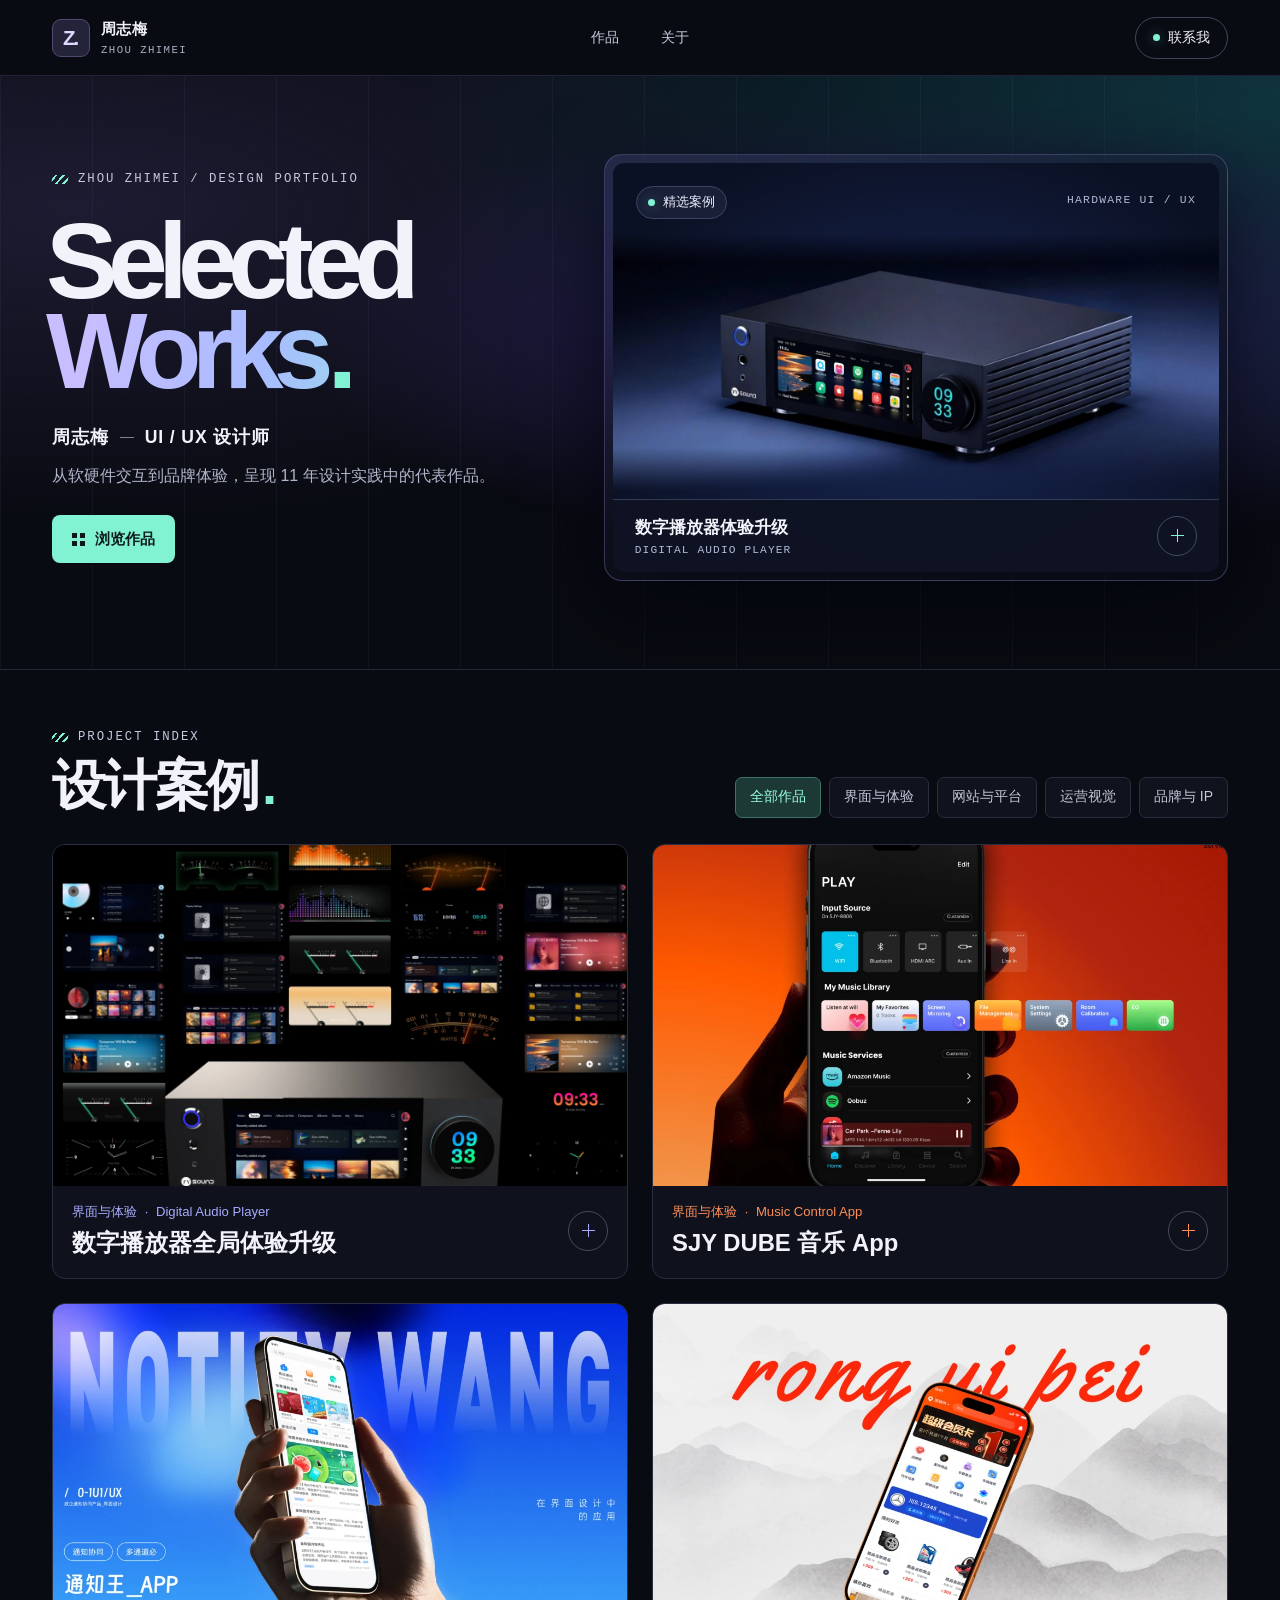
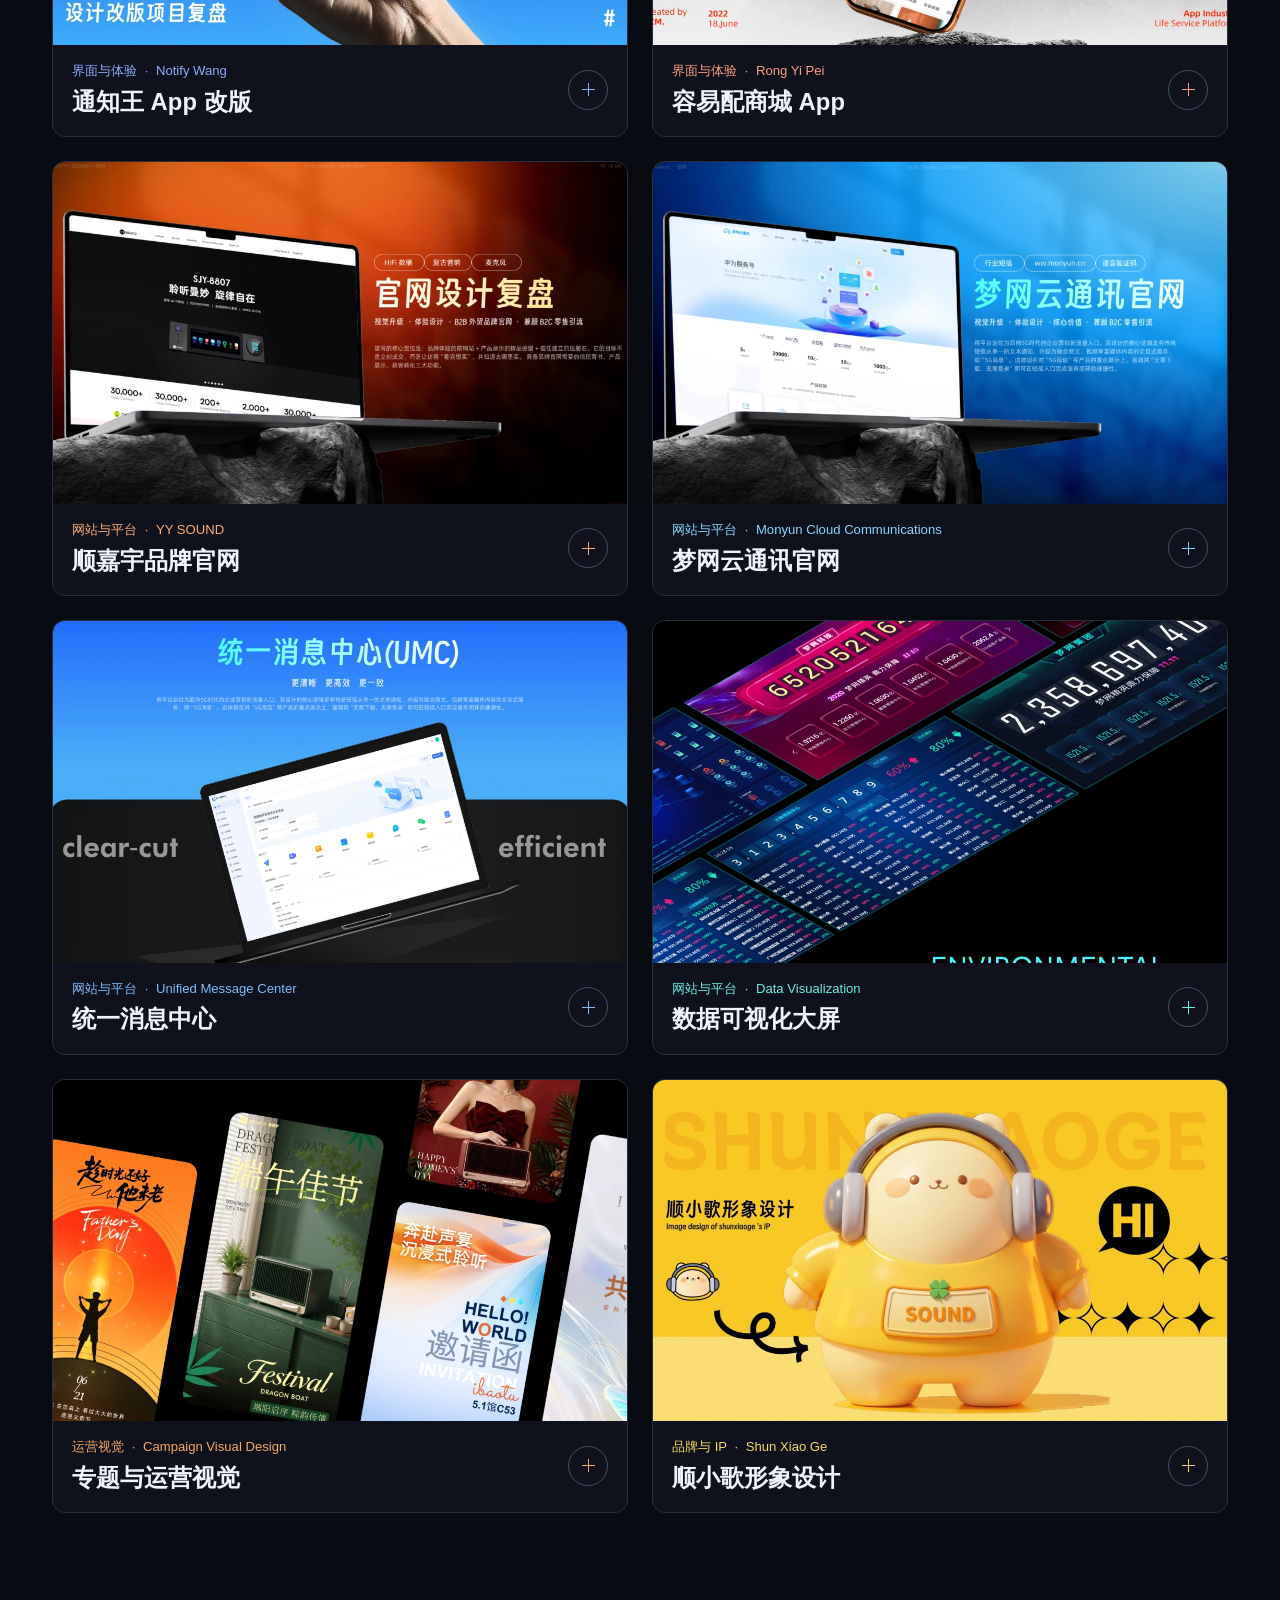
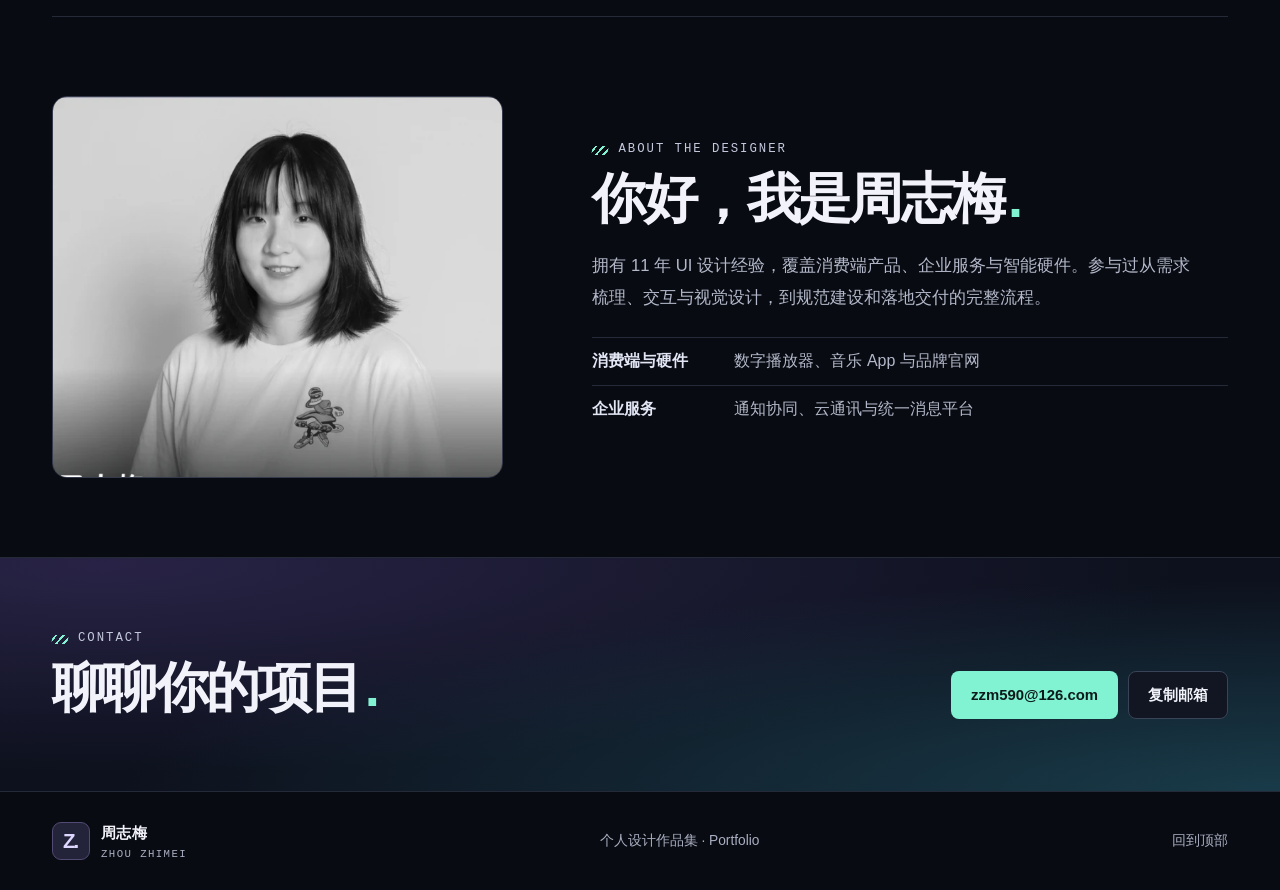
<file: index.html>
<!doctype html>
<html lang="zh-CN" id="top">
<head><meta charset="utf-8"><meta name="viewport" content="width=device-width,initial-scale=1">
<meta name="theme-color" content="#090b12"><meta name="description" content="周志梅的 UI/UX 设计作品集，涵盖硬件界面、移动应用、品牌网站、企业平台与运营视觉。">
<title>周志梅 · 设计作品集</title><link rel="icon" href="favicon.svg" type="image/svg+xml">
<link rel="stylesheet" href="style.css"><script defer src="site.js"></script></head>
<body><a class="skip" href="#main">跳到主要内容</a>
<header class="topbar"><div class="wrap top-inner">
  <a class="identity" href="./index.html" aria-label="周志梅 · 首页"><span class="monogram" aria-hidden="true">Z.</span><span>周志梅 <small>ZHOU ZHIMEI</small></span></a>
  <nav aria-label="主导航"><a href="./index.html#work">作品</a><a href="./index.html#about">关于</a></nav>
  <a class="top-contact" href="./index.html#contact">联系我</a>
</div></header><main id="main">
<section class="hero" aria-labelledby="hero-title">
  <div class="wrap hero-grid">
    <div class="hero-content">
      <p class="eyebrow"><span class="slash"></span> ZHOU ZHIMEI / DESIGN PORTFOLIO</p>
      <h1 id="hero-title"><span>Selected</span><span>Works<span class="hero-dot">.</span></span></h1>
      <p class="hero-name">周志梅 <span></span> UI / UX 设计师</p>
      <p class="hero-summary">从软硬件交互到品牌体验，<br class="mobile-only">呈现 11 年设计实践中的代表作品。</p>
      <a class="button primary" href="#work"><span class="grid-icon" aria-hidden="true"></span>浏览作品</a>
    </div>
    <a class="hero-feature" href="work/audio/index.html" aria-label="查看精选案例：数字播放器全局体验升级">
      <div class="hero-frame">
        <span class="frame-tag"><span class="frame-chip" aria-hidden="true"></span>精选案例</span>
        <span class="frame-type">HARDWARE UI / UX</span>
        <img src="assets/hero.webp" alt="蓝色光线下的黑色数字播放器，面板显示音乐应用与数字时钟" width="1500" height="635" fetchpriority="high">
        <div class="frame-caption"><div><strong>数字播放器体验升级</strong><small>DIGITAL AUDIO PLAYER</small></div><span class="card-open" aria-hidden="true"></span></div>
      </div>
    </a>
  </div>
</section>
<section class="work wrap" id="work" aria-labelledby="work-title">
  <div class="work-heading"><div><p class="eyebrow"><span class="slash"></span> PROJECT INDEX</p><h2 id="work-title">设计案例<span class="section-dot">.</span></h2></div>
  <div class="filters" role="group" aria-label="按设计类别筛选"><button type="button" data-filter="all" aria-pressed="true">全部作品</button><button type="button" data-filter="ui" aria-pressed="false">界面与体验</button><button type="button" data-filter="web" aria-pressed="false">网站与平台</button><button type="button" data-filter="visual" aria-pressed="false">运营视觉</button><button type="button" data-filter="brand" aria-pressed="false">品牌与 IP</button></div></div>
  <div class="work-grid" id="project-list"><article class="work-card" data-category="ui" style="--project-color:#a9aaff">
<a class="card-link" href="work/audio/index.html" aria-label="查看案例：数字播放器全局体验升级">
  <div class="card-media"><img src="assets/audio.webp" alt="" loading="lazy" decoding="async" width="1050" height="690"></div>
  <div class="card-caption"><div><p>界面与体验 <span>·</span> Digital Audio Player</p><h3>数字播放器全局体验升级</h3></div><span class="card-open" aria-hidden="true"></span></div>
</a></article><article class="work-card" data-category="ui" style="--project-color:#ff8e58">
<a class="card-link" href="work/sound-app/index.html" aria-label="查看案例：SJY DUBE 音乐 App">
  <div class="card-media"><img src="assets/sound-app.webp" alt="" loading="lazy" decoding="async" width="1050" height="690"></div>
  <div class="card-caption"><div><p>界面与体验 <span>·</span> Music Control App</p><h3>SJY DUBE 音乐 App</h3></div><span class="card-open" aria-hidden="true"></span></div>
</a></article><article class="work-card" data-category="ui" style="--project-color:#8dabff">
<a class="card-link" href="work/notify/index.html" aria-label="查看案例：通知王 App 改版">
  <div class="card-media"><img src="assets/notify.webp" alt="" loading="lazy" decoding="async" width="1050" height="690"></div>
  <div class="card-caption"><div><p>界面与体验 <span>·</span> Notify Wang</p><h3>通知王 App 改版</h3></div><span class="card-open" aria-hidden="true"></span></div>
</a></article><article class="work-card" data-category="ui" style="--project-color:#ff9d83">
<a class="card-link" href="work/rong/index.html" aria-label="查看案例：容易配商城 App">
  <div class="card-media"><img src="assets/rong.webp" alt="" loading="lazy" decoding="async" width="1050" height="690"></div>
  <div class="card-caption"><div><p>界面与体验 <span>·</span> Rong Yi Pei</p><h3>容易配商城 App</h3></div><span class="card-open" aria-hidden="true"></span></div>
</a></article><article class="work-card" data-category="web" style="--project-color:#ffad78">
<a class="card-link" href="work/yy-sound/index.html" aria-label="查看案例：顺嘉宇品牌官网">
  <div class="card-media"><img src="assets/yy-sound.webp" alt="" loading="lazy" decoding="async" width="1050" height="690"></div>
  <div class="card-caption"><div><p>网站与平台 <span>·</span> YY SOUND</p><h3>顺嘉宇品牌官网</h3></div><span class="card-open" aria-hidden="true"></span></div>
</a></article><article class="work-card" data-category="web" style="--project-color:#8bd5ff">
<a class="card-link" href="work/monyun/index.html" aria-label="查看案例：梦网云通讯官网">
  <div class="card-media"><img src="assets/monyun.webp" alt="" loading="lazy" decoding="async" width="1050" height="690"></div>
  <div class="card-caption"><div><p>网站与平台 <span>·</span> Monyun Cloud Communications</p><h3>梦网云通讯官网</h3></div><span class="card-open" aria-hidden="true"></span></div>
</a></article><article class="work-card" data-category="web" style="--project-color:#81bcff">
<a class="card-link" href="work/umc/index.html" aria-label="查看案例：统一消息中心">
  <div class="card-media"><img src="assets/umc.webp" alt="" loading="lazy" decoding="async" width="1050" height="690"></div>
  <div class="card-caption"><div><p>网站与平台 <span>·</span> Unified Message Center</p><h3>统一消息中心</h3></div><span class="card-open" aria-hidden="true"></span></div>
</a></article><article class="work-card" data-category="web" style="--project-color:#6befe3">
<a class="card-link" href="work/dashboard/index.html" aria-label="查看案例：数据可视化大屏">
  <div class="card-media"><img src="assets/dashboard.webp" alt="" loading="lazy" decoding="async" width="1050" height="690"></div>
  <div class="card-caption"><div><p>网站与平台 <span>·</span> Data Visualization</p><h3>数据可视化大屏</h3></div><span class="card-open" aria-hidden="true"></span></div>
</a></article><article class="work-card" data-category="visual" style="--project-color:#f9a96b">
<a class="card-link" href="work/visual/index.html" aria-label="查看案例：专题与运营视觉">
  <div class="card-media"><img src="assets/visual.webp" alt="" loading="lazy" decoding="async" width="1050" height="690"></div>
  <div class="card-caption"><div><p>运营视觉 <span>·</span> Campaign Visual Design</p><h3>专题与运营视觉</h3></div><span class="card-open" aria-hidden="true"></span></div>
</a></article><article class="work-card" data-category="brand" style="--project-color:#f8d967">
<a class="card-link" href="work/ip/index.html" aria-label="查看案例：顺小歌形象设计">
  <div class="card-media"><img src="assets/ip.webp" alt="" loading="lazy" decoding="async" width="1050" height="690"></div>
  <div class="card-caption"><div><p>品牌与 IP <span>·</span> Shun Xiao Ge</p><h3>顺小歌形象设计</h3></div><span class="card-open" aria-hidden="true"></span></div>
</a></article></div><p class="visually-hidden" aria-live="polite" id="filter-status"></p>
</section>
<section class="about wrap" id="about" aria-labelledby="about-title">
  <div class="portrait"><img src="assets/portrait.webp" alt="周志梅的黑白肖像" width="680" height="534" loading="lazy" decoding="async"></div>
  <div class="about-copy"><p class="eyebrow"><span class="slash"></span> ABOUT THE DESIGNER</p><h2 id="about-title">你好，我是周志梅<span class="section-dot">.</span></h2>
  <p>拥有 11 年 UI 设计经验，覆盖消费端产品、企业服务与智能硬件。参与过从需求梳理、交互与视觉设计，到规范建设和落地交付的完整流程。</p>
  <dl class="about-list"><div><dt>消费端与硬件</dt><dd>数字播放器、音乐 App 与品牌官网</dd></div><div><dt>企业服务</dt><dd>通知协同、云通讯与统一消息平台</dd></div></dl>
  </div>
</section>
<section class="contact" id="contact" aria-labelledby="contact-title"><div class="wrap contact-in">
  <div><p class="eyebrow"><span class="slash"></span> CONTACT</p><h2 id="contact-title">聊聊你的项目<span class="section-dot">.</span></h2></div>
  <div class="contact-action"><a class="button primary" href="mailto:zzm590@126.com">zzm590@126.com</a><button class="button secondary" id="copy-email" type="button">复制邮箱</button><span class="visually-hidden" id="copy-status" aria-live="polite"></span></div>
</div></section>
</main><footer class="footer"><div class="wrap footer-in">
    <a class="identity" href="./index.html"><span class="monogram" aria-hidden="true">Z.</span><span>周志梅 <small>ZHOU ZHIMEI</small></span></a>
    <span>个人设计作品集 · Portfolio</span><a href="#top">回到顶部</a>
</div></footer></body>
</html>
</file>
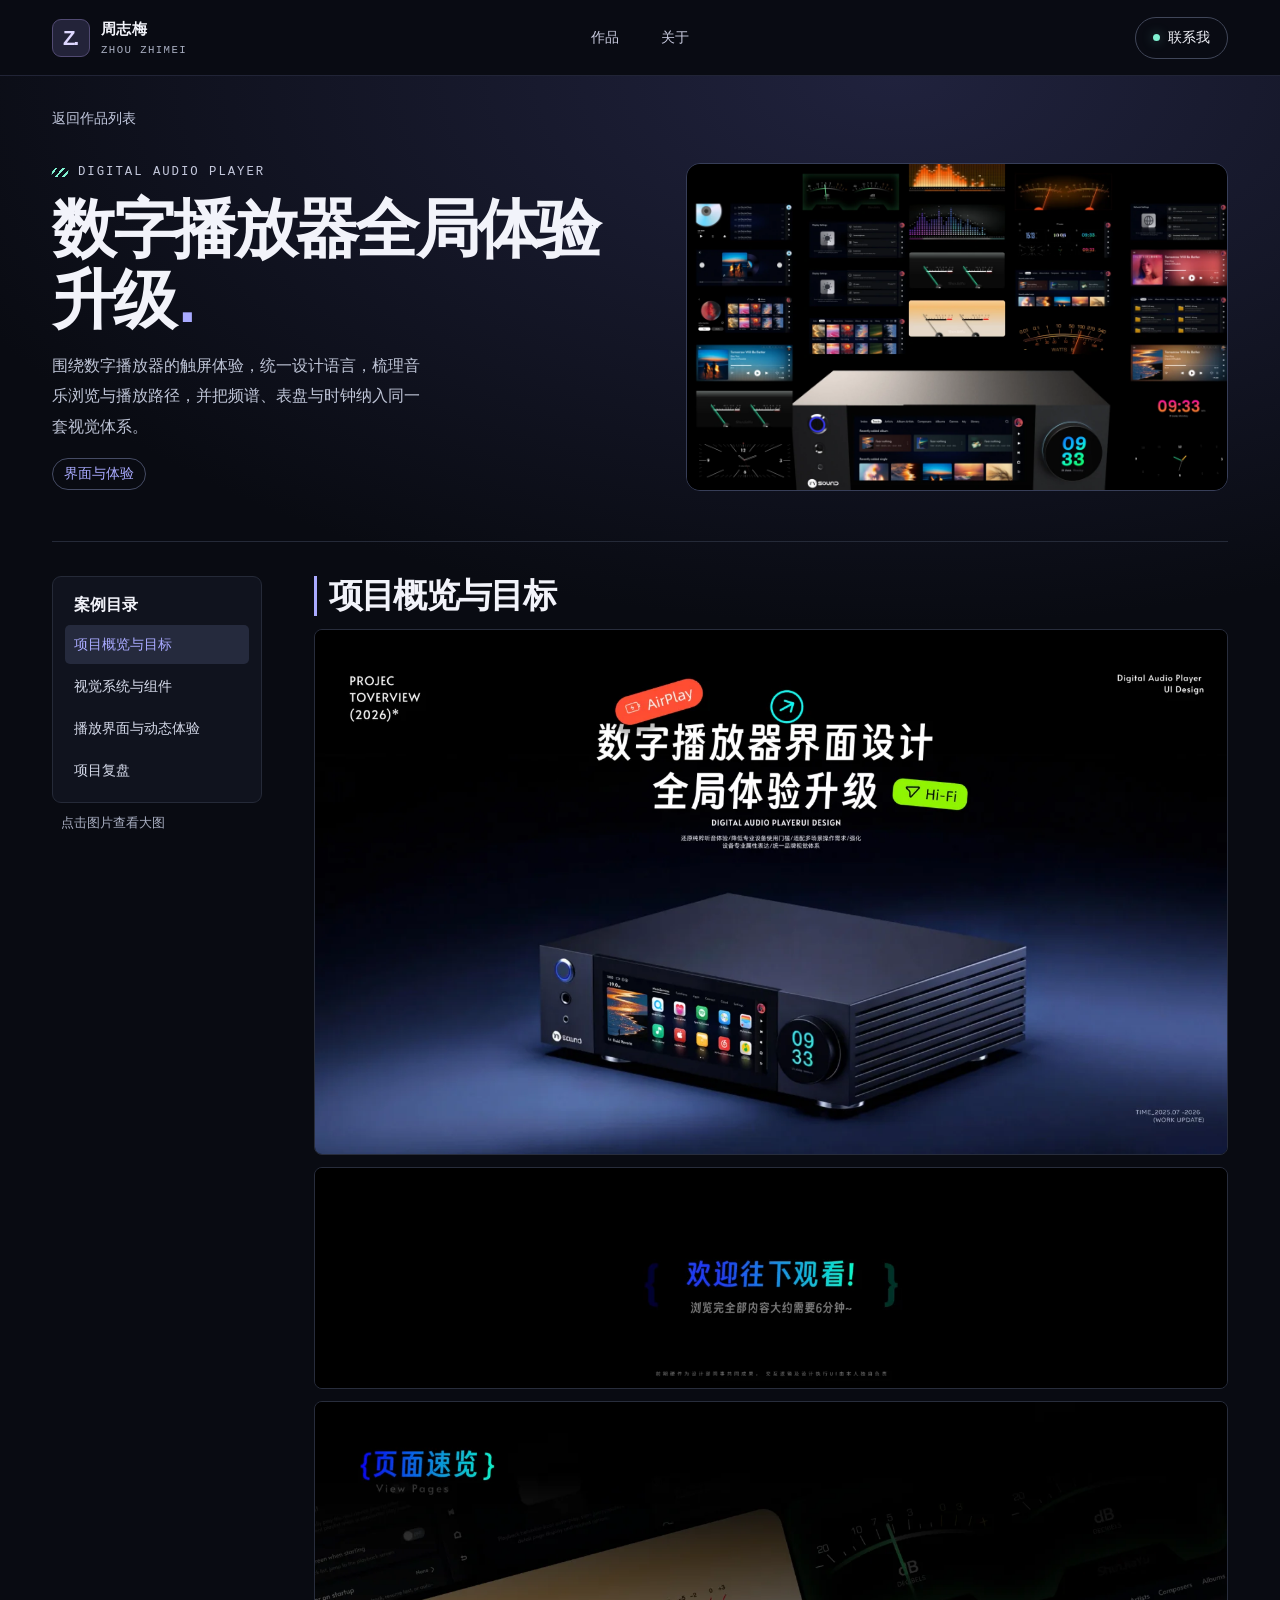
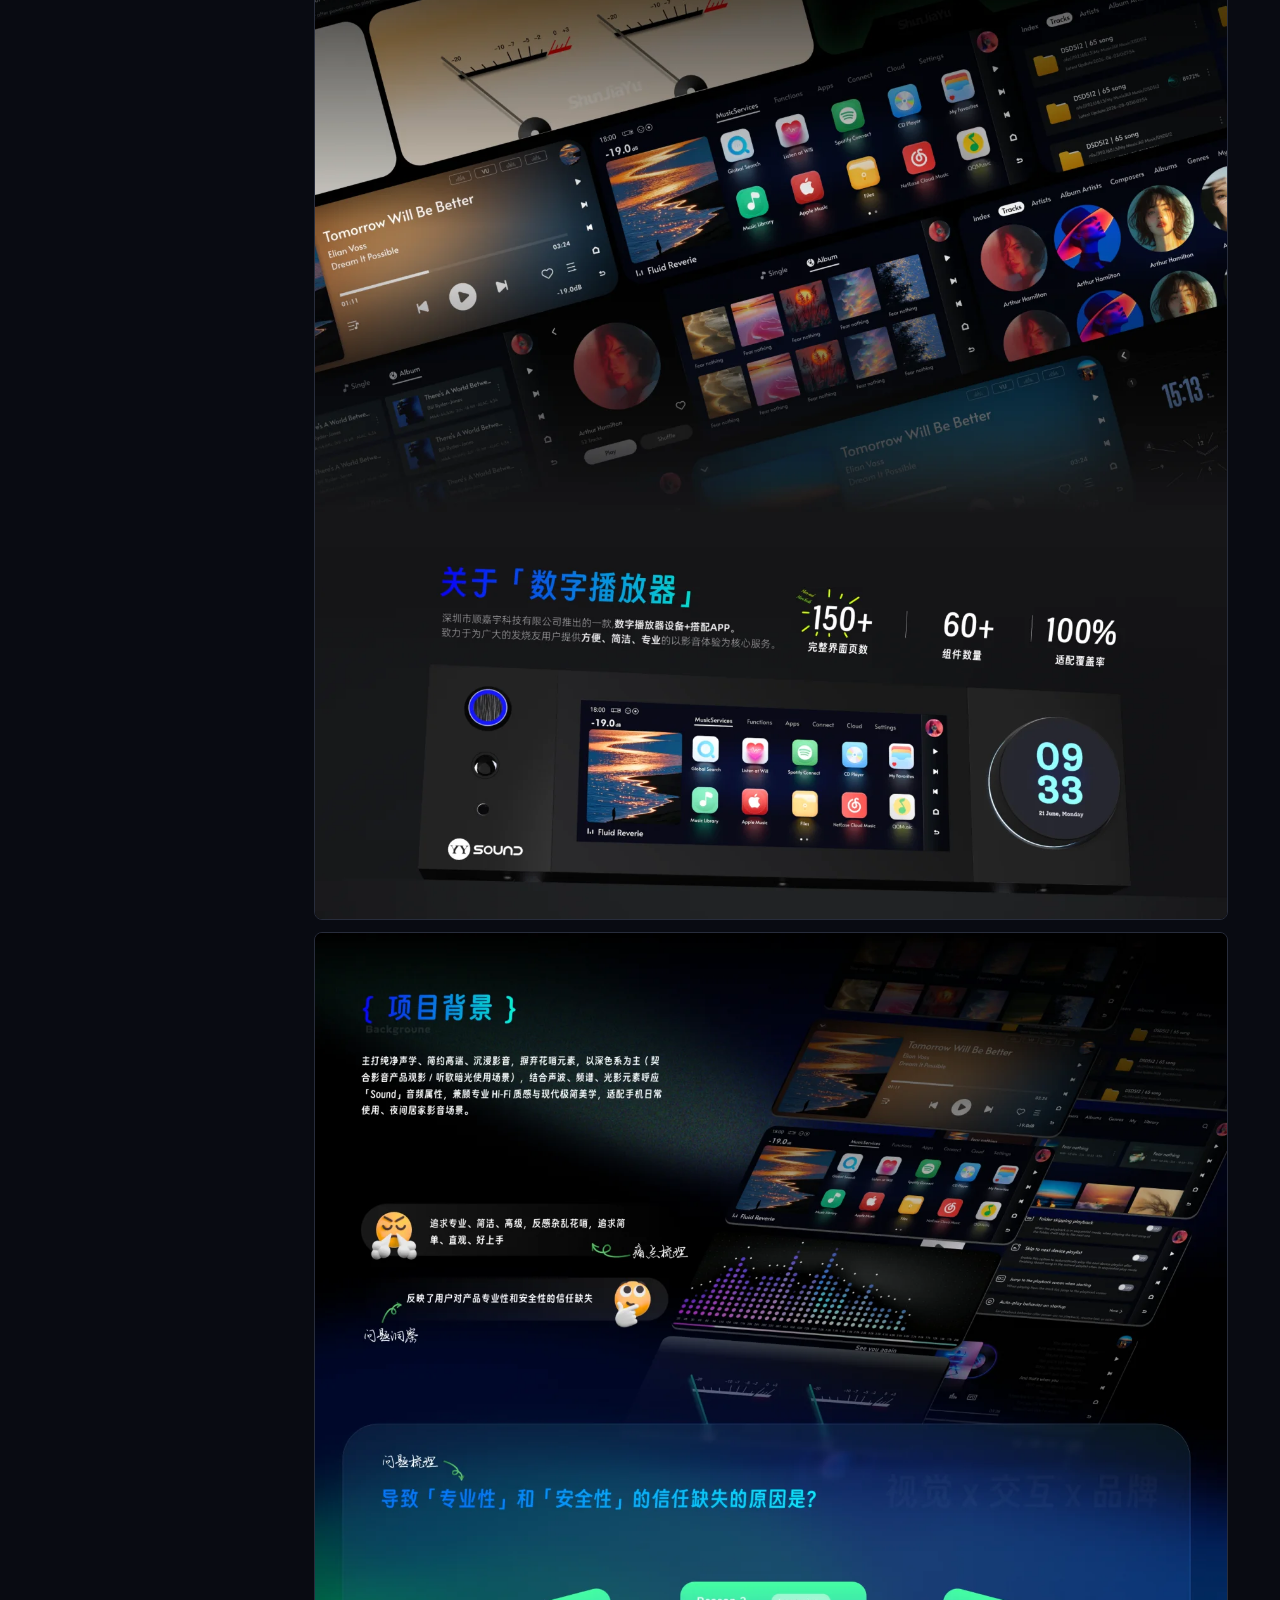
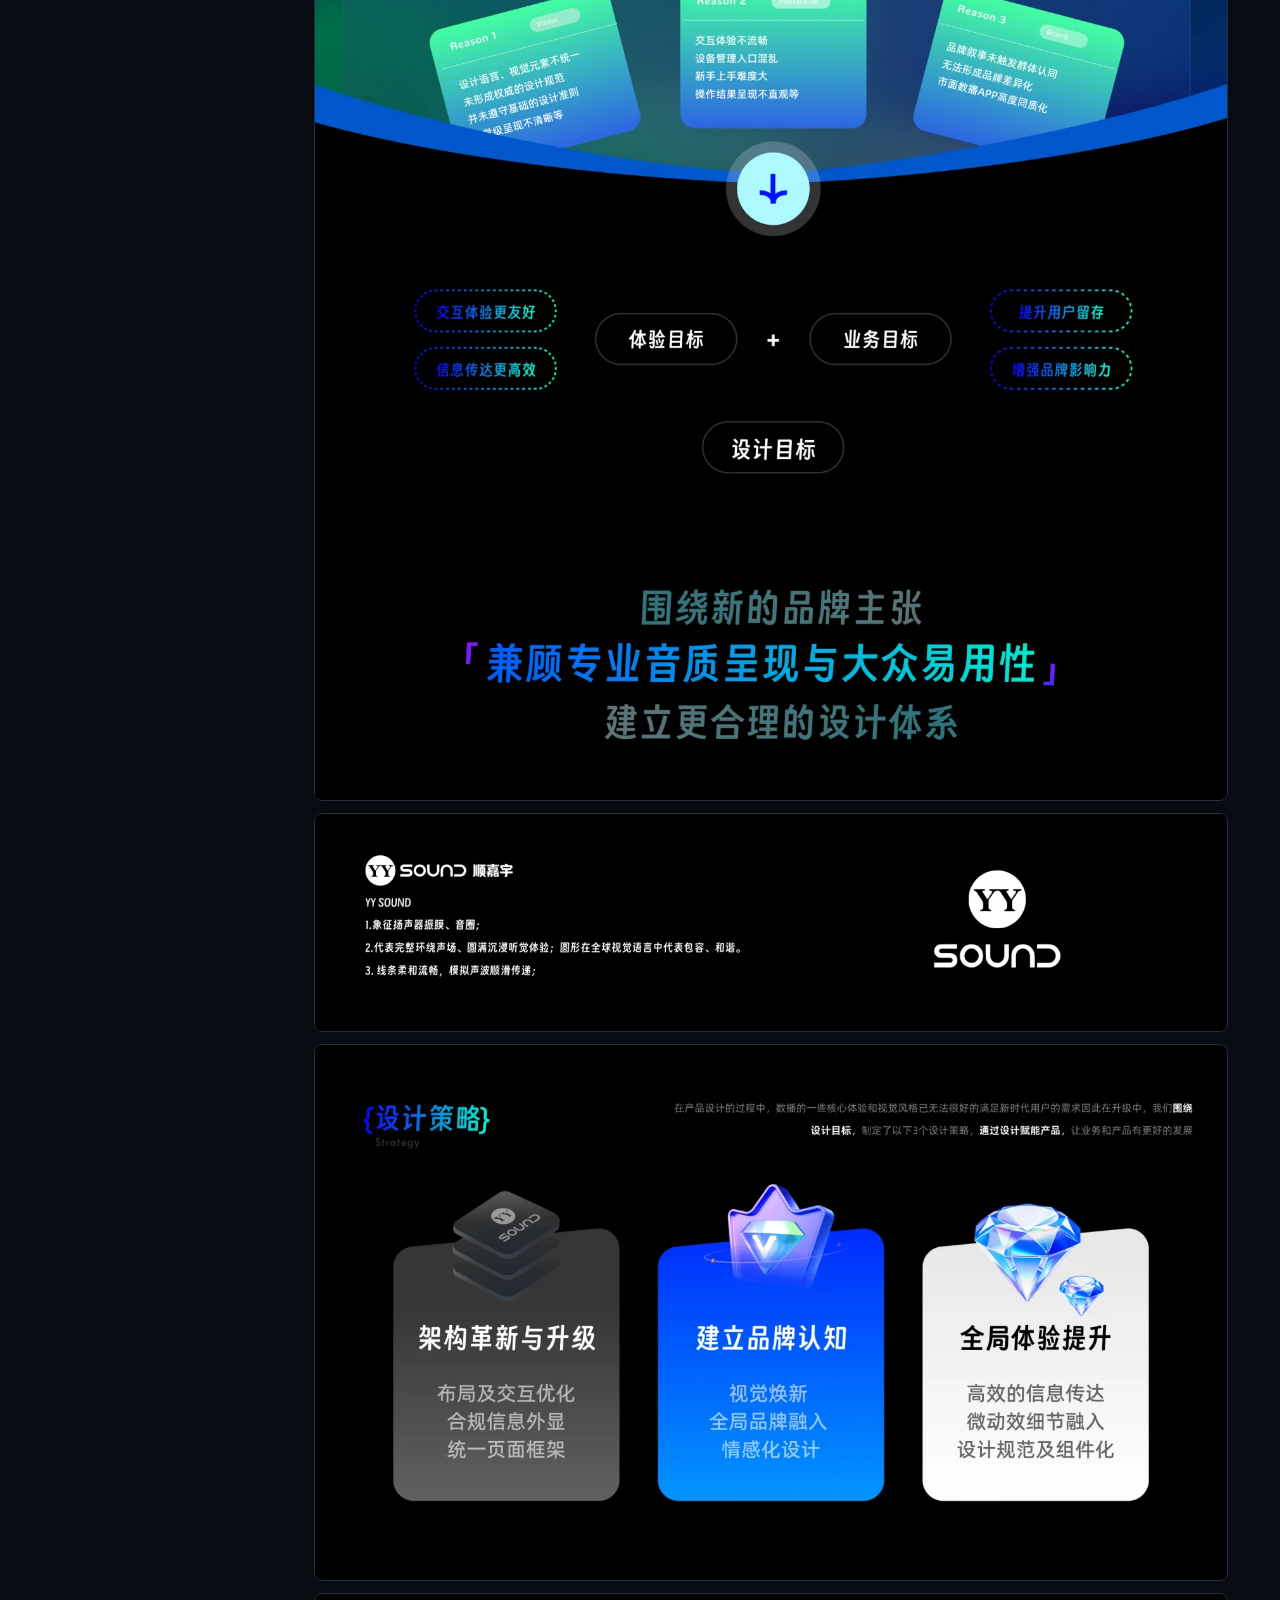
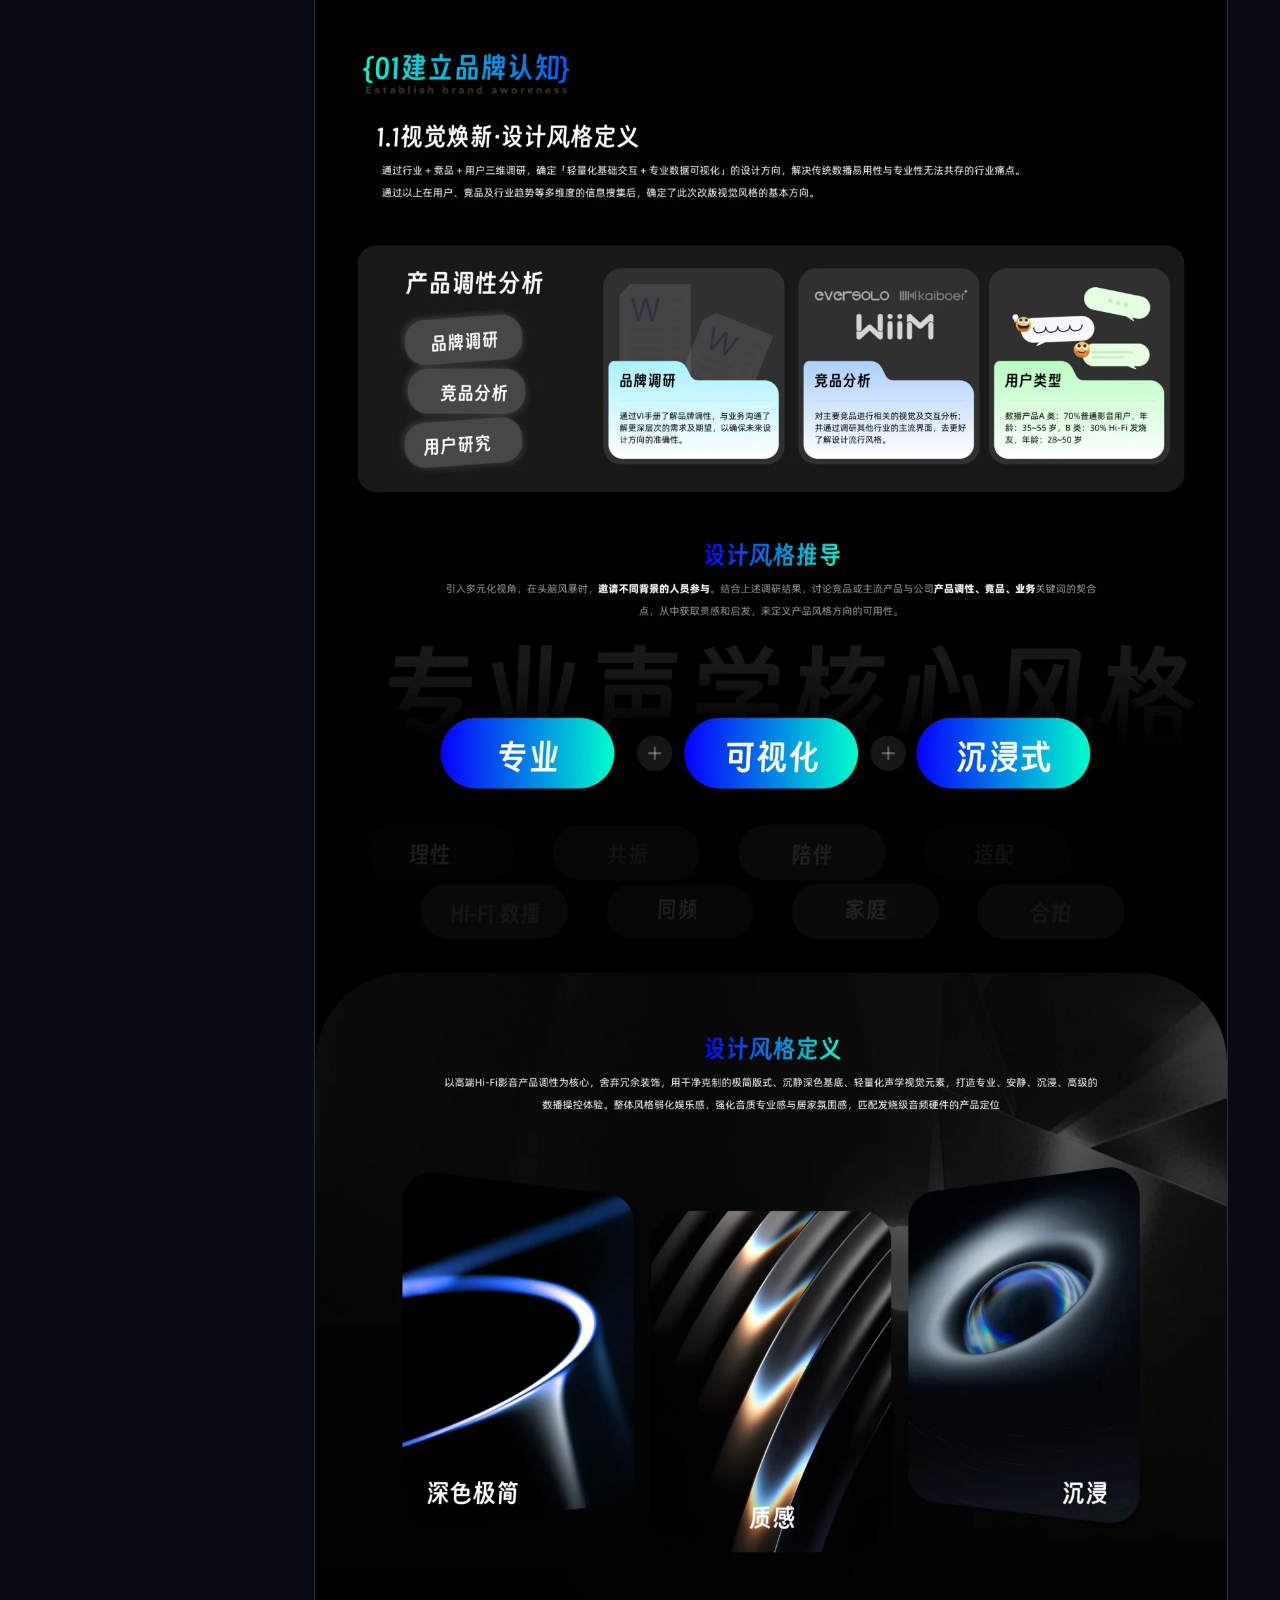
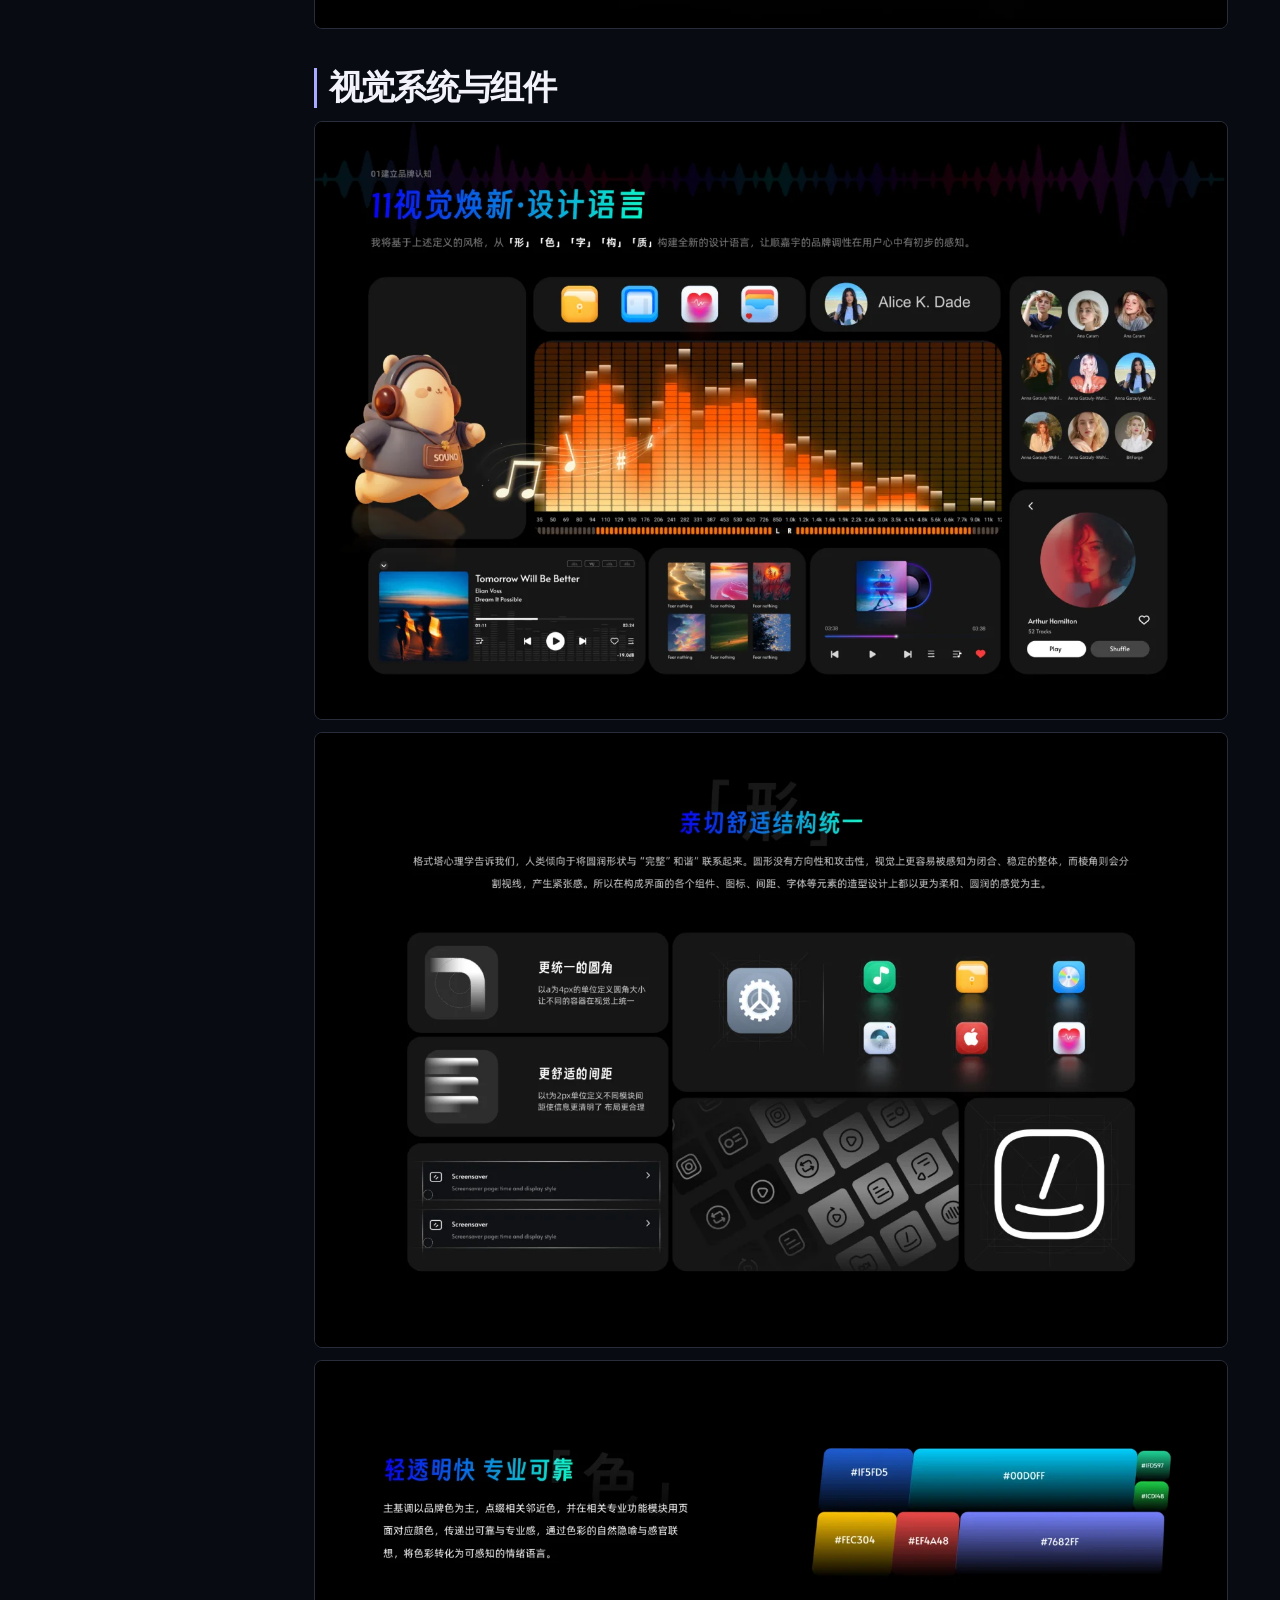
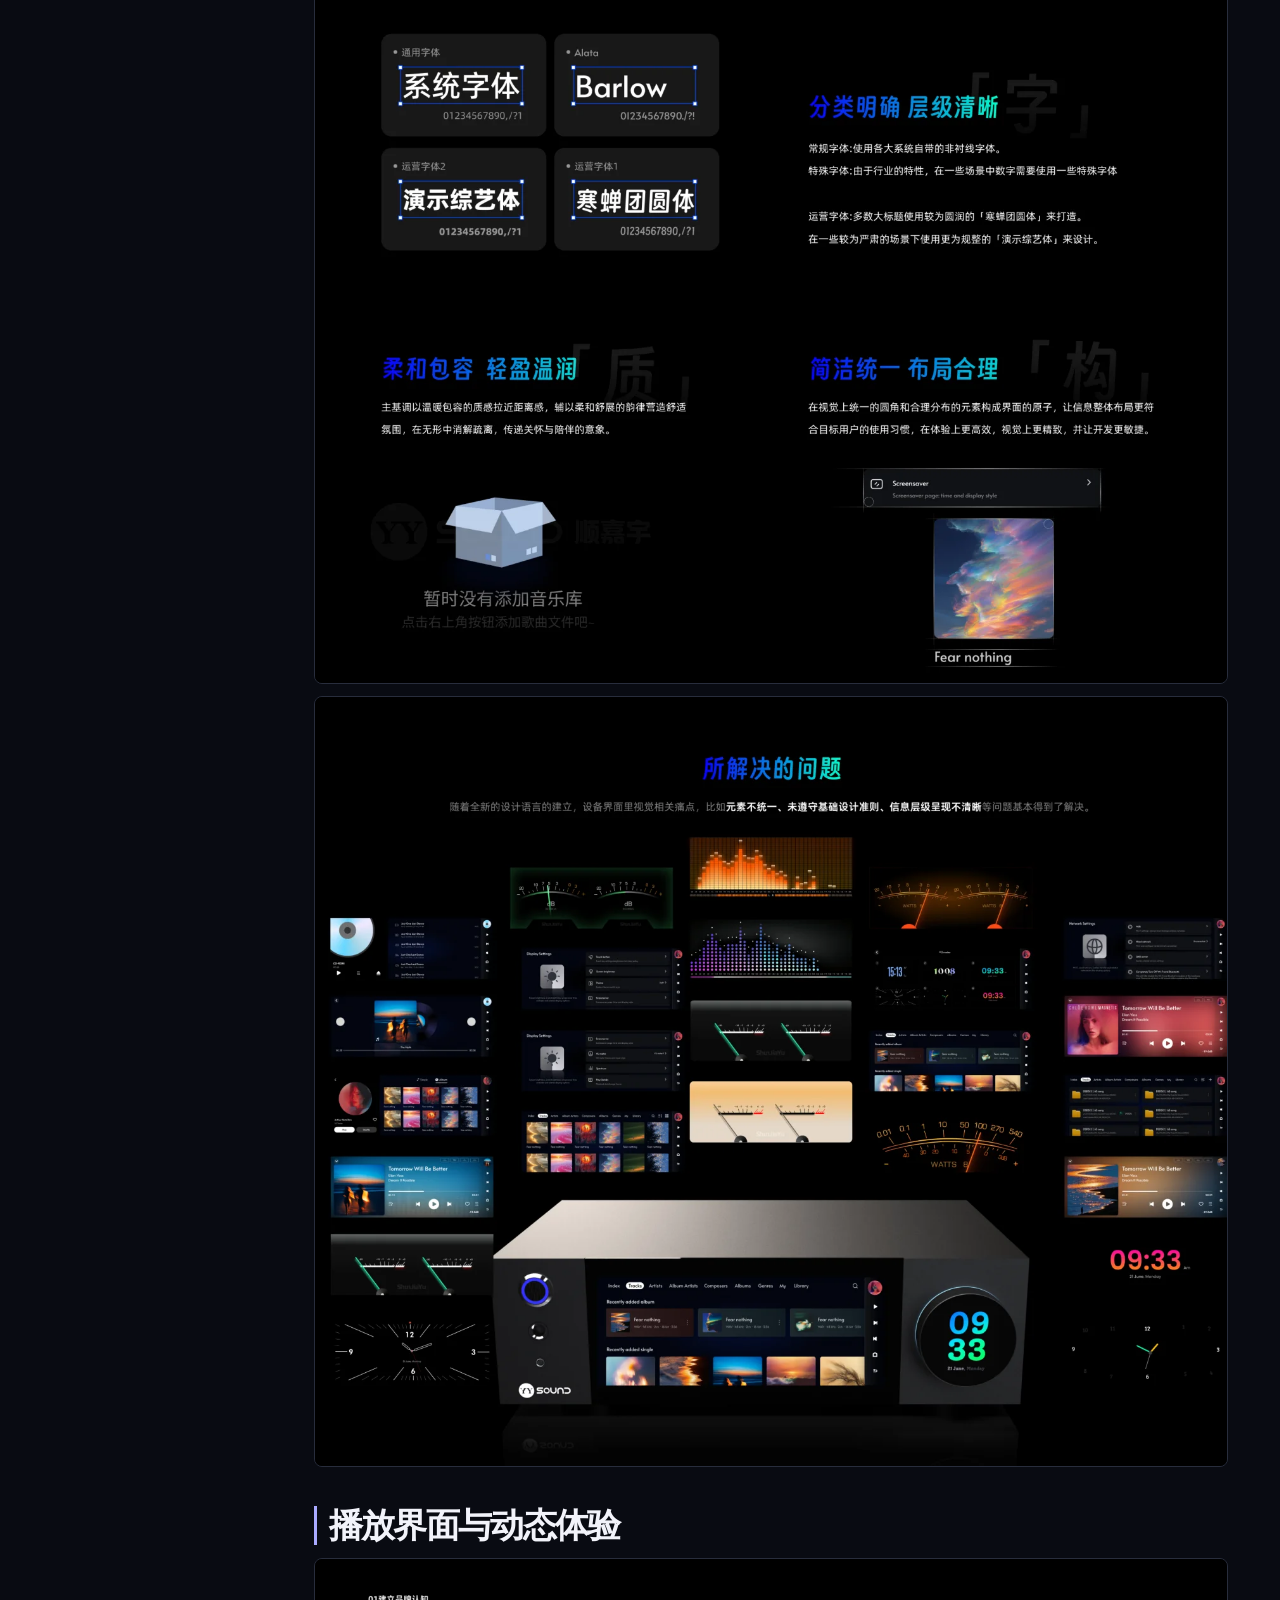
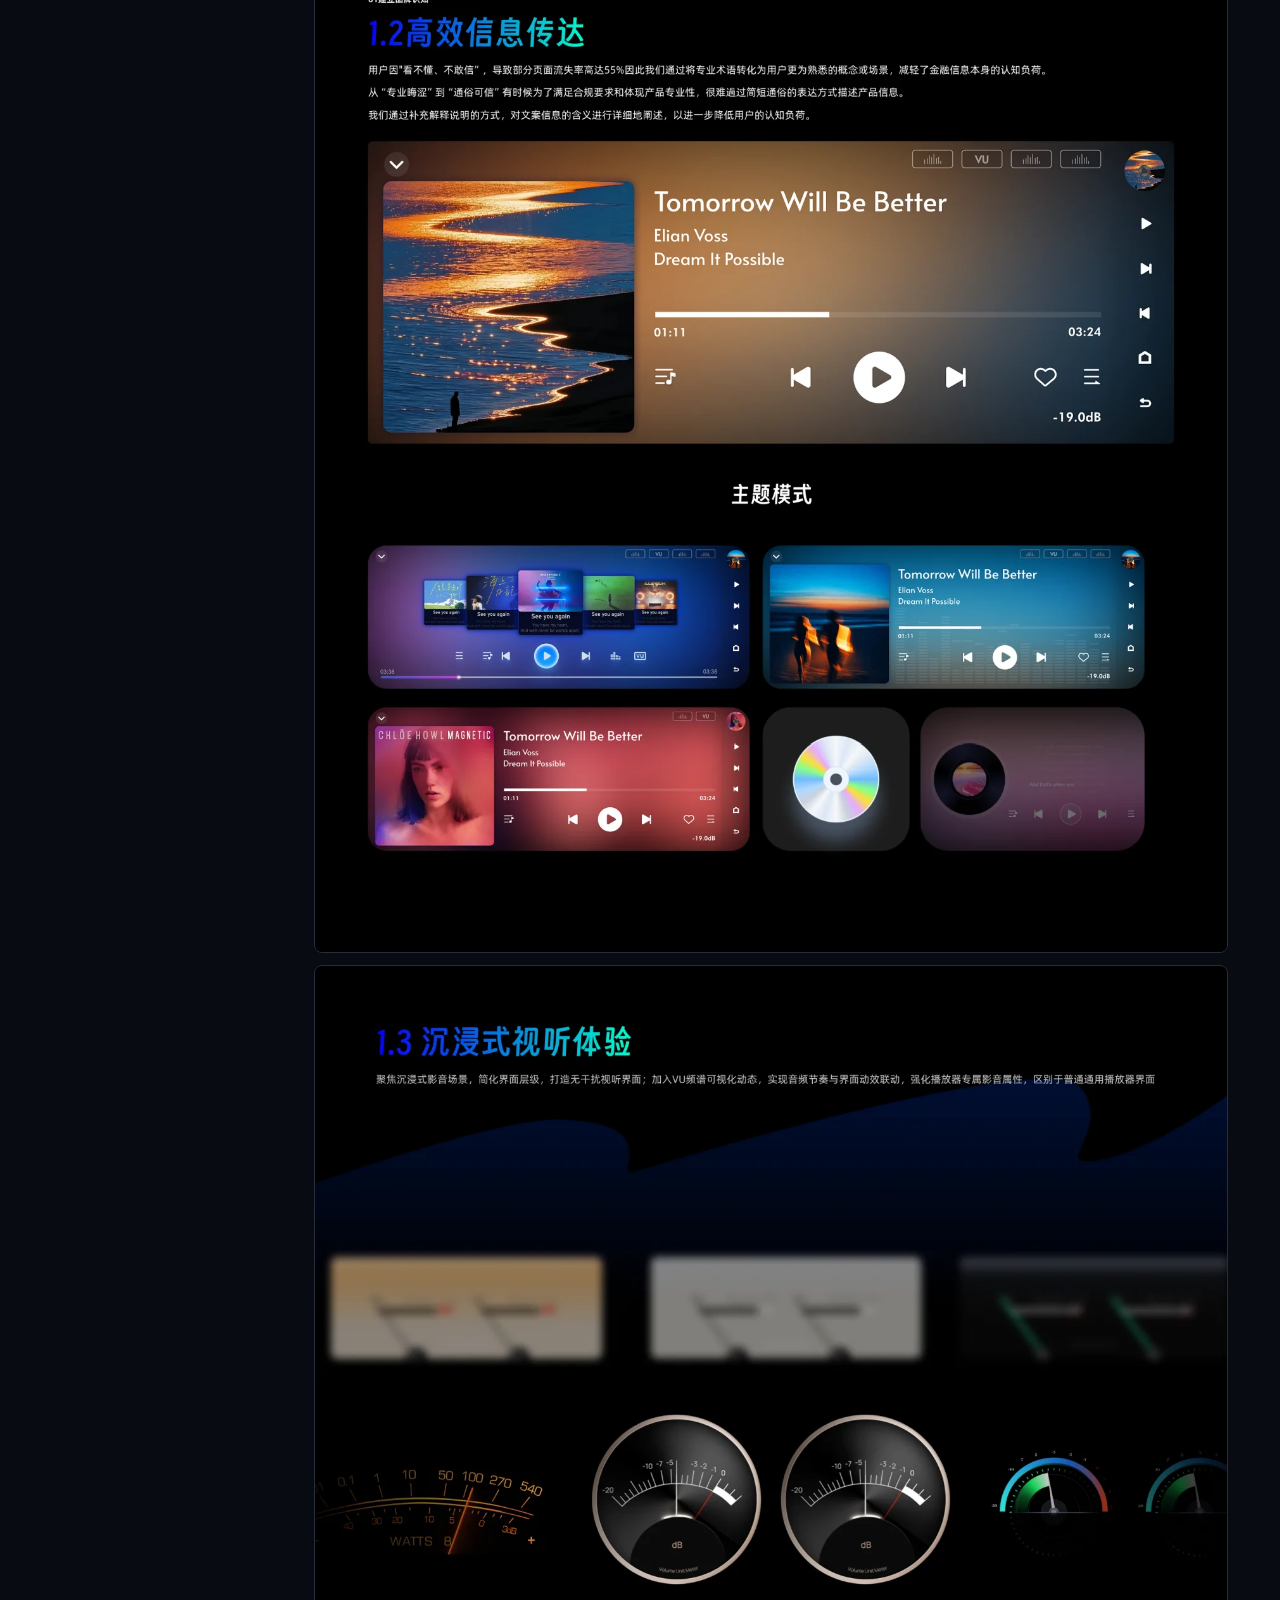
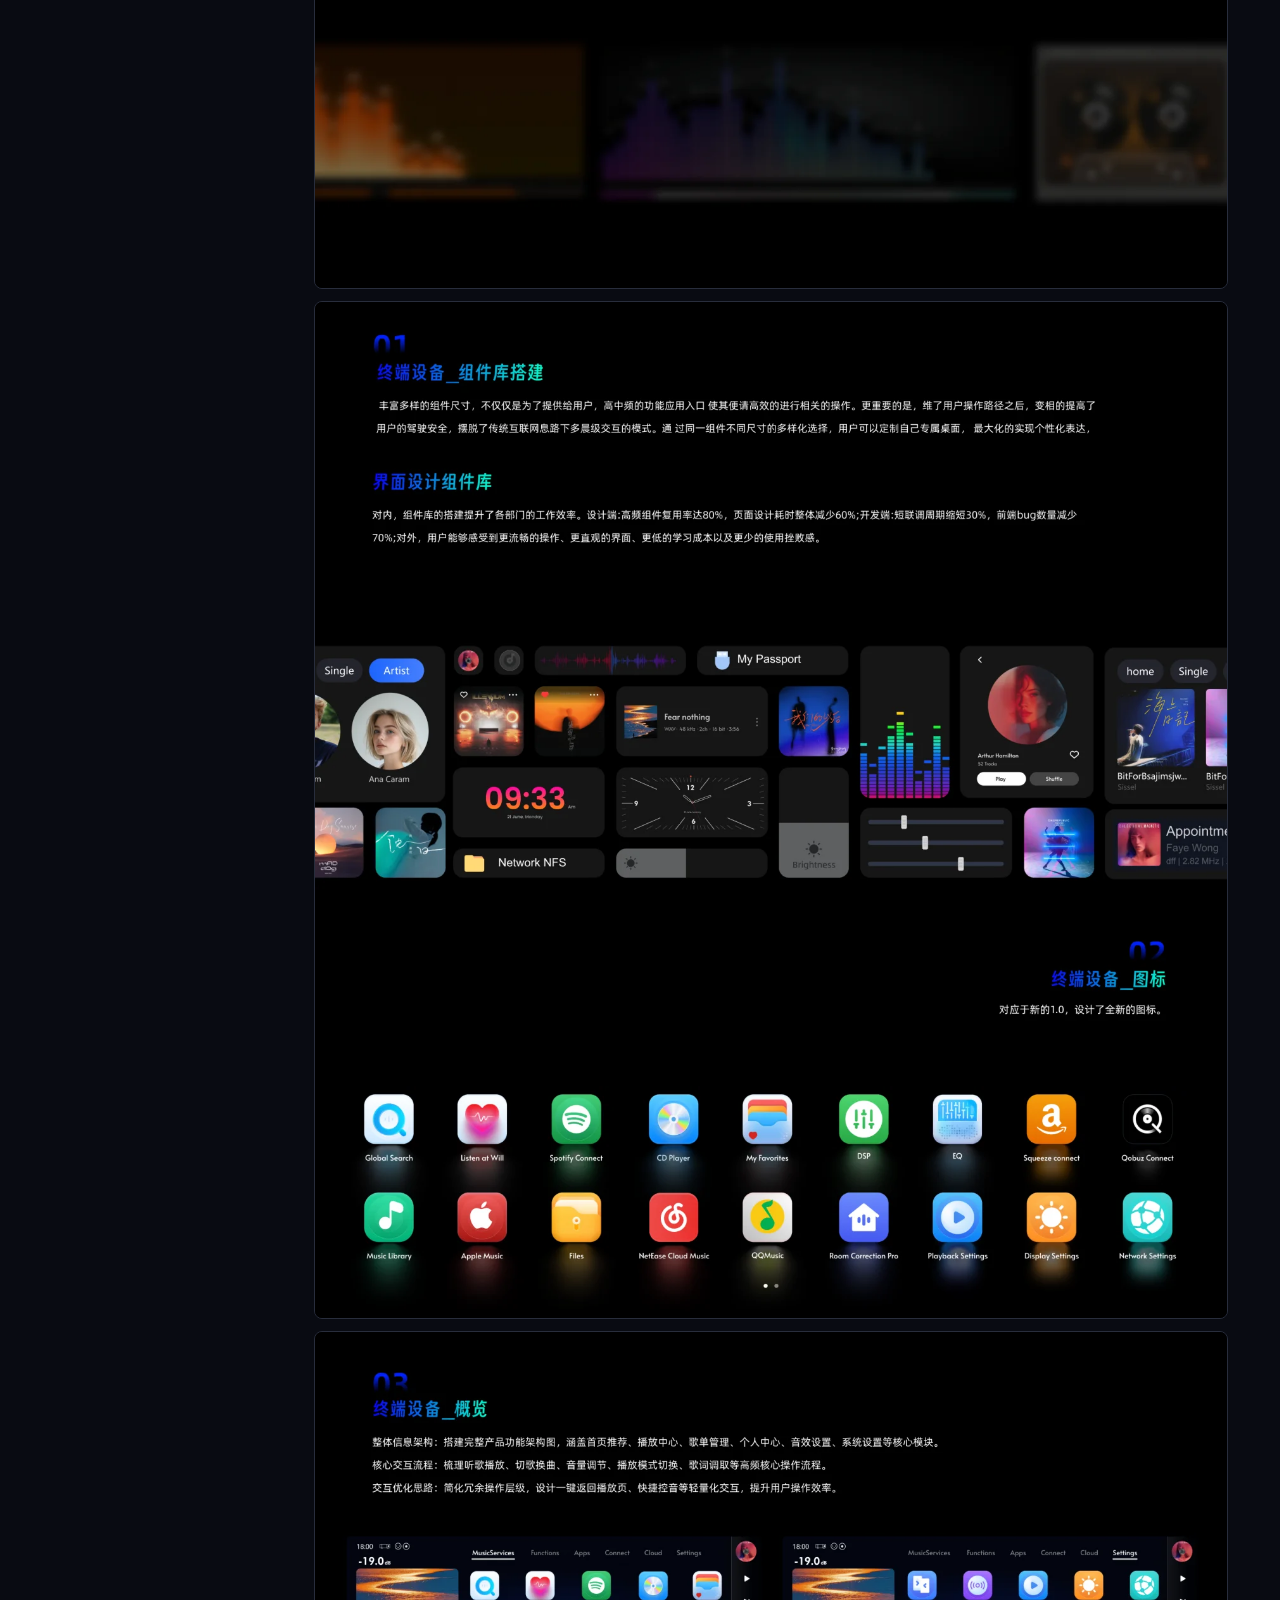
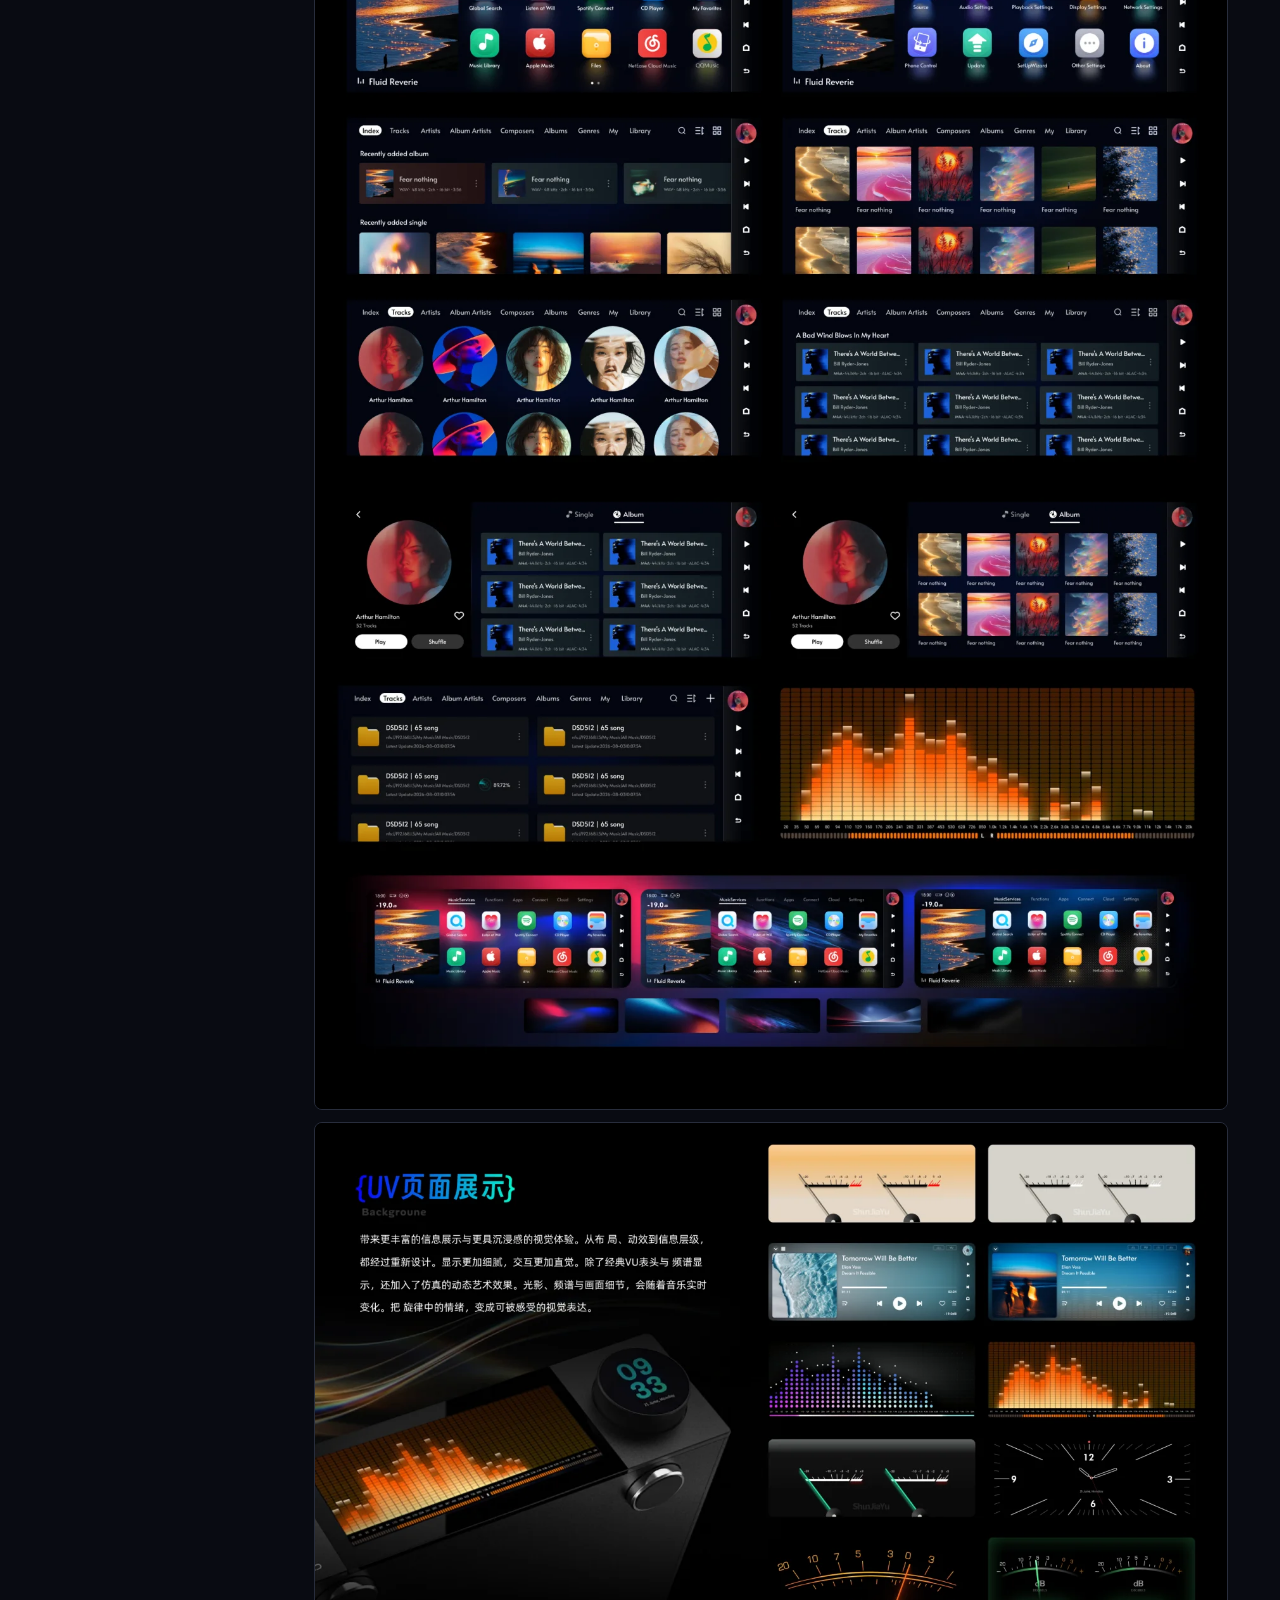
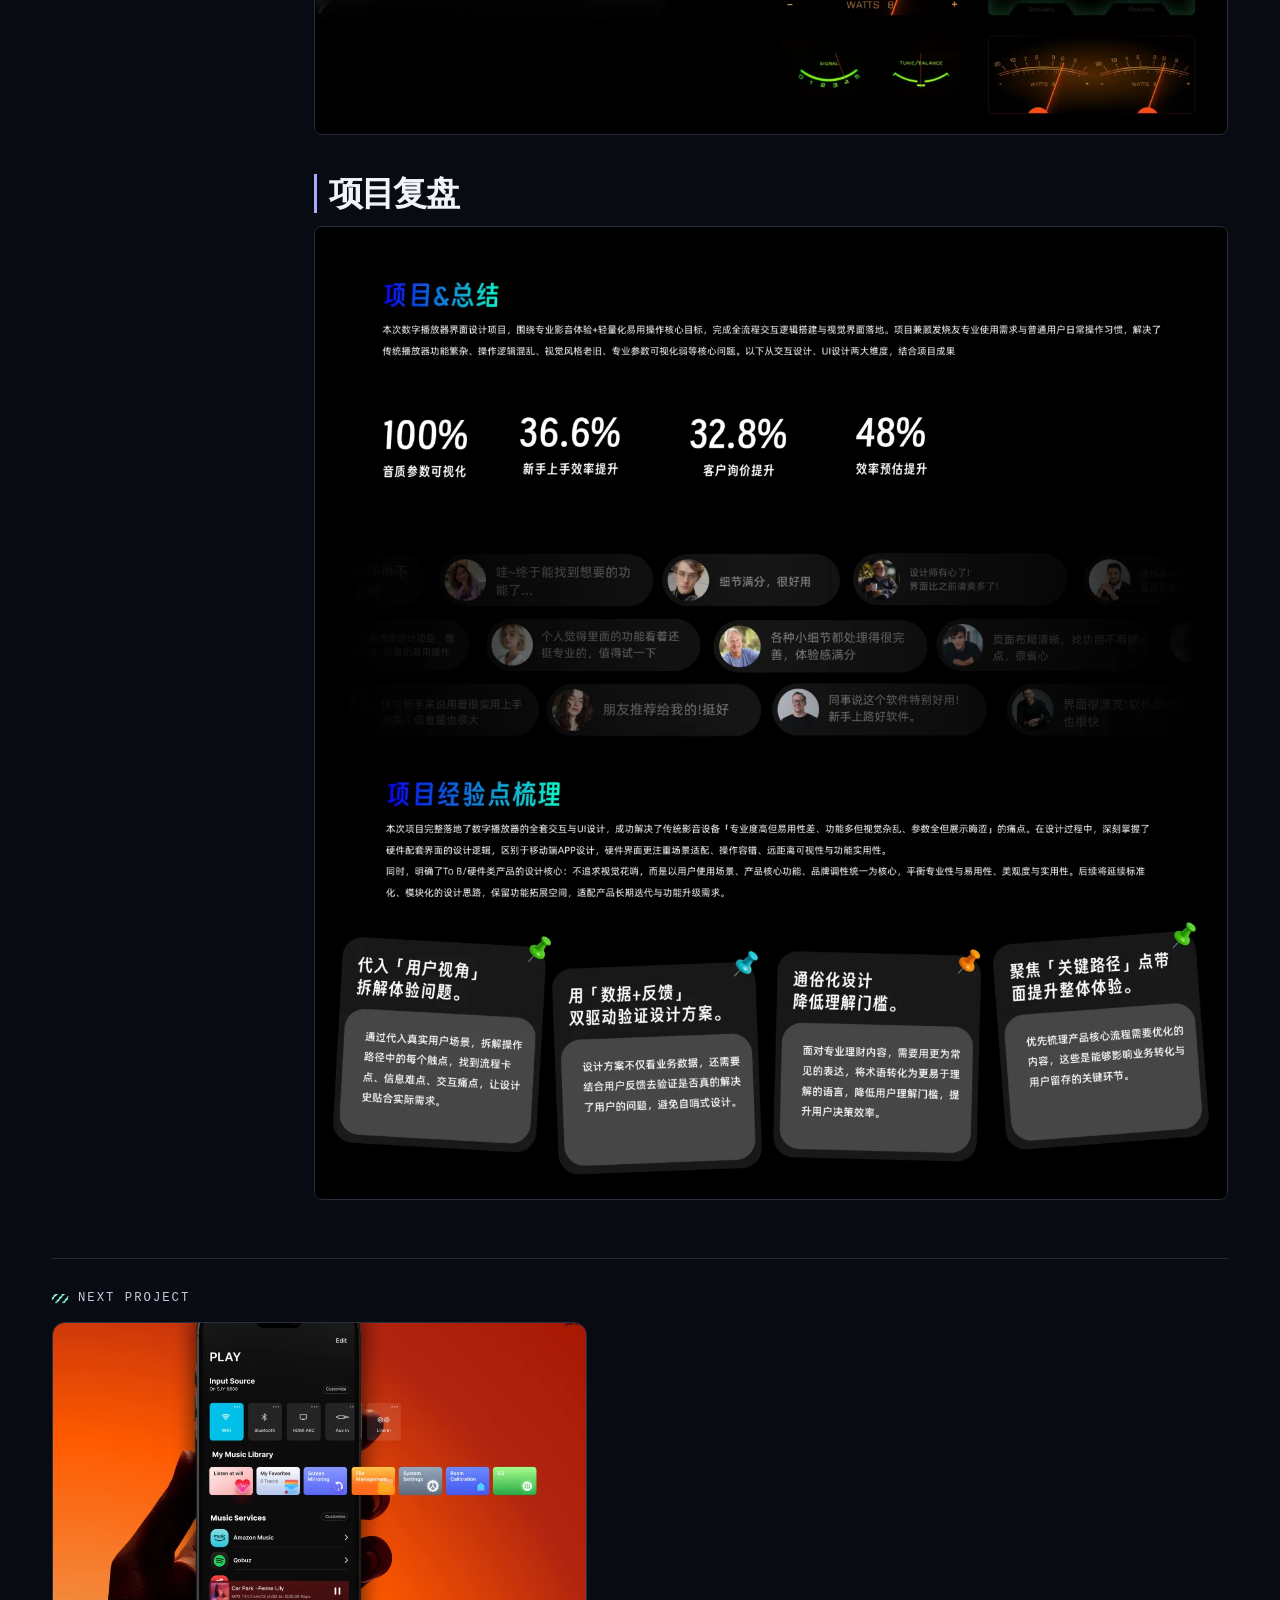
<file: work/audio/index.html>
<!doctype html>
<html lang="zh-CN" id="top">
<head><meta charset="utf-8"><meta name="viewport" content="width=device-width,initial-scale=1">
<meta name="theme-color" content="#090b12"><meta name="description" content="围绕数字播放器的触屏体验，统一设计语言，梳理音乐浏览与播放路径，并把频谱、表盘与时钟纳入同一套视觉体系。">
<title>数字播放器全局体验升级 · 周志梅作品集</title><link rel="icon" href="../../favicon.svg" type="image/svg+xml">
<link rel="stylesheet" href="../../style.css"><script defer src="../../site.js"></script></head>
<body><a class="skip" href="#main">跳到主要内容</a>
<header class="topbar"><div class="wrap top-inner">
  <a class="identity" href="../../index.html" aria-label="周志梅 · 首页"><span class="monogram" aria-hidden="true">Z.</span><span>周志梅 <small>ZHOU ZHIMEI</small></span></a>
  <nav aria-label="主导航"><a href="../../index.html#work">作品</a><a href="../../index.html#about">关于</a></nav>
  <a class="top-contact" href="../../index.html#contact">联系我</a>
</div></header><main id="main" class="case" style="--project-color:#a9aaff">
    <div class="wrap"><a class="backlink" href="../../index.html#work">返回作品列表</a>
    <section class="case-head">
      <div><p class="eyebrow"><span class="slash"></span> DIGITAL AUDIO PLAYER</p><h1>数字播放器全局体验升级<span class="section-dot">.</span></h1><p class="case-description">围绕数字播放器的触屏体验，统一设计语言，梳理音乐浏览与播放路径，并把频谱、表盘与时钟纳入同一套视觉体系。</p><p class="case-category">界面与体验</p></div>
      <div class="case-image"><img src="../../assets/audio.webp" alt="数字播放器全局体验升级项目展示" width="1050" height="690" fetchpriority="high"></div>
    </section>
    <div class="case-layout">
      <aside class="case-aside"><nav aria-label="案例目录"><p>案例目录</p><a href="#chapter-1">项目概览与目标</a><a href="#chapter-2">视觉系统与组件</a><a href="#chapter-3">播放界面与动态体验</a><a href="#chapter-4">项目复盘</a></nav><p class="image-hint">点击图片查看大图</p></aside>
      <div class="case-story"><section class="case-chapter" id="chapter-1"><h2>项目概览与目标</h2><div class="paper"><a class="page-shot" href="../../assets/p6-1.webp" aria-label="放大数字播放器全局体验升级 · 项目概览与目标 · PDF 第 6 页"><img src="../../assets/p6-1.webp" alt="数字播放器全局体验升级 · 项目概览与目标 · PDF 第 6 页" width="1440" height="828" decoding="async" loading="lazy"></a></div><div class="paper"><a class="page-shot" href="../../assets/p7-1.webp" aria-label="放大数字播放器全局体验升级 · 项目概览与目标 · PDF 第 7 页"><img src="../../assets/p7-1.webp" alt="数字播放器全局体验升级 · 项目概览与目标 · PDF 第 7 页" width="1440" height="347" decoding="async" loading="lazy"></a></div><div class="paper"><a class="page-shot" href="../../assets/p8-1.webp" aria-label="放大数字播放器全局体验升级 · 项目概览与目标 · PDF 第 8 页（第 1 部分）"><img src="../../assets/p8-1.webp" alt="数字播放器全局体验升级 · 项目概览与目标 · PDF 第 8 页（第 1 部分）" width="1440" height="1238" decoding="async" loading="lazy"></a><a class="page-shot" href="../../assets/p8-2.webp" aria-label="放大数字播放器全局体验升级 · 项目概览与目标 · PDF 第 8 页（第 2 部分）"><img src="../../assets/p8-2.webp" alt="数字播放器全局体验升级 · 项目概览与目标 · PDF 第 8 页（第 2 部分）" width="1440" height="524" decoding="async" loading="lazy"></a></div><div class="paper"><a class="page-shot" href="../../assets/p9-1.webp" aria-label="放大数字播放器全局体验升级 · 项目概览与目标 · PDF 第 9 页（第 1 部分）"><img src="../../assets/p9-1.webp" alt="数字播放器全局体验升级 · 项目概览与目标 · PDF 第 9 页（第 1 部分）" width="1440" height="1238" decoding="async" loading="lazy"></a><a class="page-shot" href="../../assets/p9-2.webp" aria-label="放大数字播放器全局体验升级 · 项目概览与目标 · PDF 第 9 页（第 2 部分）"><img src="../../assets/p9-2.webp" alt="数字播放器全局体验升级 · 项目概览与目标 · PDF 第 9 页（第 2 部分）" width="1440" height="1078" decoding="async" loading="lazy"></a></div><div class="paper"><a class="page-shot" href="../../assets/p10-1.webp" aria-label="放大数字播放器全局体验升级 · 项目概览与目标 · PDF 第 10 页"><img src="../../assets/p10-1.webp" alt="数字播放器全局体验升级 · 项目概览与目标 · PDF 第 10 页" width="1440" height="342" decoding="async" loading="lazy"></a></div><div class="paper"><a class="page-shot" href="../../assets/p11-1.webp" aria-label="放大数字播放器全局体验升级 · 项目概览与目标 · PDF 第 11 页"><img src="../../assets/p11-1.webp" alt="数字播放器全局体验升级 · 项目概览与目标 · PDF 第 11 页" width="1440" height="844" decoding="async" loading="lazy"></a></div><div class="paper"><a class="page-shot" href="../../assets/p12-1.webp" aria-label="放大数字播放器全局体验升级 · 项目概览与目标 · PDF 第 12 页（第 1 部分）"><img src="../../assets/p12-1.webp" alt="数字播放器全局体验升级 · 项目概览与目标 · PDF 第 12 页（第 1 部分）" width="1440" height="1238" decoding="async" loading="lazy"></a><a class="page-shot" href="../../assets/p12-2.webp" aria-label="放大数字播放器全局体验升级 · 项目概览与目标 · PDF 第 12 页（第 2 部分）"><img src="../../assets/p12-2.webp" alt="数字播放器全局体验升级 · 项目概览与目标 · PDF 第 12 页（第 2 部分）" width="1440" height="1342" decoding="async" loading="lazy"></a></div></section><section class="case-chapter" id="chapter-2"><h2>视觉系统与组件</h2><div class="paper"><a class="page-shot" href="../../assets/p13-1.webp" aria-label="放大数字播放器全局体验升级 · 视觉系统与组件 · PDF 第 13 页"><img src="../../assets/p13-1.webp" alt="数字播放器全局体验升级 · 视觉系统与组件 · PDF 第 13 页" width="1440" height="943" decoding="async" loading="lazy"></a></div><div class="paper"><a class="page-shot" href="../../assets/p14-1.webp" aria-label="放大数字播放器全局体验升级 · 视觉系统与组件 · PDF 第 14 页"><img src="../../assets/p14-1.webp" alt="数字播放器全局体验升级 · 视觉系统与组件 · PDF 第 14 页" width="1440" height="968" decoding="async" loading="lazy"></a></div><div class="paper"><a class="page-shot" href="../../assets/p15-1.webp" aria-label="放大数字播放器全局体验升级 · 视觉系统与组件 · PDF 第 15 页"><img src="../../assets/p15-1.webp" alt="数字播放器全局体验升级 · 视觉系统与组件 · PDF 第 15 页" width="1440" height="1456" decoding="async" loading="lazy"></a></div><div class="paper"><a class="page-shot" href="../../assets/p16-1.webp" aria-label="放大数字播放器全局体验升级 · 视觉系统与组件 · PDF 第 16 页"><img src="../../assets/p16-1.webp" alt="数字播放器全局体验升级 · 视觉系统与组件 · PDF 第 16 页" width="1440" height="1213" decoding="async" loading="lazy"></a></div></section><section class="case-chapter" id="chapter-3"><h2>播放界面与动态体验</h2><div class="paper"><a class="page-shot" href="../../assets/p17-1.webp" aria-label="放大数字播放器全局体验升级 · 播放界面与动态体验 · PDF 第 17 页（第 1 部分）"><img src="../../assets/p17-1.webp" alt="数字播放器全局体验升级 · 播放界面与动态体验 · PDF 第 17 页（第 1 部分）" width="1440" height="1238" decoding="async" loading="lazy"></a><a class="page-shot" href="../../assets/p17-2.webp" aria-label="放大数字播放器全局体验升级 · 播放界面与动态体验 · PDF 第 17 页（第 2 部分）"><img src="../../assets/p17-2.webp" alt="数字播放器全局体验升级 · 播放界面与动态体验 · PDF 第 17 页（第 2 部分）" width="1440" height="329" decoding="async" loading="lazy"></a></div><div class="paper"><a class="page-shot" href="../../assets/p18-1.webp" aria-label="放大数字播放器全局体验升级 · 播放界面与动态体验 · PDF 第 18 页"><img src="../../assets/p18-1.webp" alt="数字播放器全局体验升级 · 播放界面与动态体验 · PDF 第 18 页" width="1440" height="1455" decoding="async" loading="lazy"></a></div><div class="paper"><a class="page-shot" href="../../assets/p19-1.webp" aria-label="放大数字播放器全局体验升级 · 播放界面与动态体验 · PDF 第 19 页（第 1 部分）"><img src="../../assets/p19-1.webp" alt="数字播放器全局体验升级 · 播放界面与动态体验 · PDF 第 19 页（第 1 部分）" width="1440" height="1238" decoding="async" loading="lazy"></a><a class="page-shot" href="../../assets/p19-2.webp" aria-label="放大数字播放器全局体验升级 · 播放界面与动态体验 · PDF 第 19 页（第 2 部分）"><img src="../../assets/p19-2.webp" alt="数字播放器全局体验升级 · 播放界面与动态体验 · PDF 第 19 页（第 2 部分）" width="1440" height="366" decoding="async" loading="lazy"></a></div><div class="paper"><a class="page-shot" href="../../assets/p20-1.webp" aria-label="放大数字播放器全局体验升级 · 播放界面与动态体验 · PDF 第 20 页（第 1 部分）"><img src="../../assets/p20-1.webp" alt="数字播放器全局体验升级 · 播放界面与动态体验 · PDF 第 20 页（第 1 部分）" width="1440" height="1238" decoding="async" loading="lazy"></a><a class="page-shot" href="../../assets/p20-2.webp" aria-label="放大数字播放器全局体验升级 · 播放界面与动态体验 · PDF 第 20 页（第 2 部分）"><img src="../../assets/p20-2.webp" alt="数字播放器全局体验升级 · 播放界面与动态体验 · PDF 第 20 页（第 2 部分）" width="1440" height="935" decoding="async" loading="lazy"></a></div><div class="paper"><a class="page-shot" href="../../assets/p21-1.webp" aria-label="放大数字播放器全局体验升级 · 播放界面与动态体验 · PDF 第 21 页"><img src="../../assets/p21-1.webp" alt="数字播放器全局体验升级 · 播放界面与动态体验 · PDF 第 21 页" width="1440" height="964" decoding="async" loading="lazy"></a></div></section><section class="case-chapter" id="chapter-4"><h2>项目复盘</h2><div class="paper"><a class="page-shot" href="../../assets/p22-1.webp" aria-label="放大数字播放器全局体验升级 · 项目复盘 · PDF 第 22 页（第 1 部分）"><img src="../../assets/p22-1.webp" alt="数字播放器全局体验升级 · 项目复盘 · PDF 第 22 页（第 1 部分）" width="1440" height="1238" decoding="async" loading="lazy"></a><a class="page-shot" href="../../assets/p22-2.webp" aria-label="放大数字播放器全局体验升级 · 项目复盘 · PDF 第 22 页（第 2 部分）"><img src="../../assets/p22-2.webp" alt="数字播放器全局体验升级 · 项目复盘 · PDF 第 22 页（第 2 部分）" width="1440" height="295" decoding="async" loading="lazy"></a></div></section></div>
    </div>
    <section class="next-case" aria-label="下一案例"><p class="eyebrow"><span class="slash"></span> NEXT PROJECT</p><article class="work-card" data-category="ui" style="--project-color:#ff8e58">
<a class="card-link" href="../../work/sound-app/index.html" aria-label="查看案例：SJY DUBE 音乐 App">
  <div class="card-media"><img src="../../assets/sound-app.webp" alt="" loading="lazy" decoding="async" width="1050" height="690"></div>
  <div class="card-caption"><div><p>界面与体验 <span>·</span> Music Control App</p><h3>SJY DUBE 音乐 App</h3></div><span class="card-open" aria-hidden="true"></span></div>
</a></article></section>
  </div><dialog class="lightbox" aria-label="作品大图">
  <div class="lightbar"><button type="button" data-image-step="-1">上一张</button><span class="image-position" aria-live="polite"></span><button type="button" data-image-step="1">下一张</button><button type="button" class="zoom-toggle" aria-pressed="false">放大</button><button type="button" class="light-close">关闭</button></div>
  <div class="light-scroll" tabindex="0" aria-label="滚动查看图片细节"><img alt=""></div>
</dialog></main><footer class="footer"><div class="wrap footer-in">
    <a class="identity" href="../../index.html"><span class="monogram" aria-hidden="true">Z.</span><span>周志梅 <small>ZHOU ZHIMEI</small></span></a>
    <span>个人设计作品集 · Portfolio</span><a href="#top">回到顶部</a>
</div></footer></body>
</html>
</file>
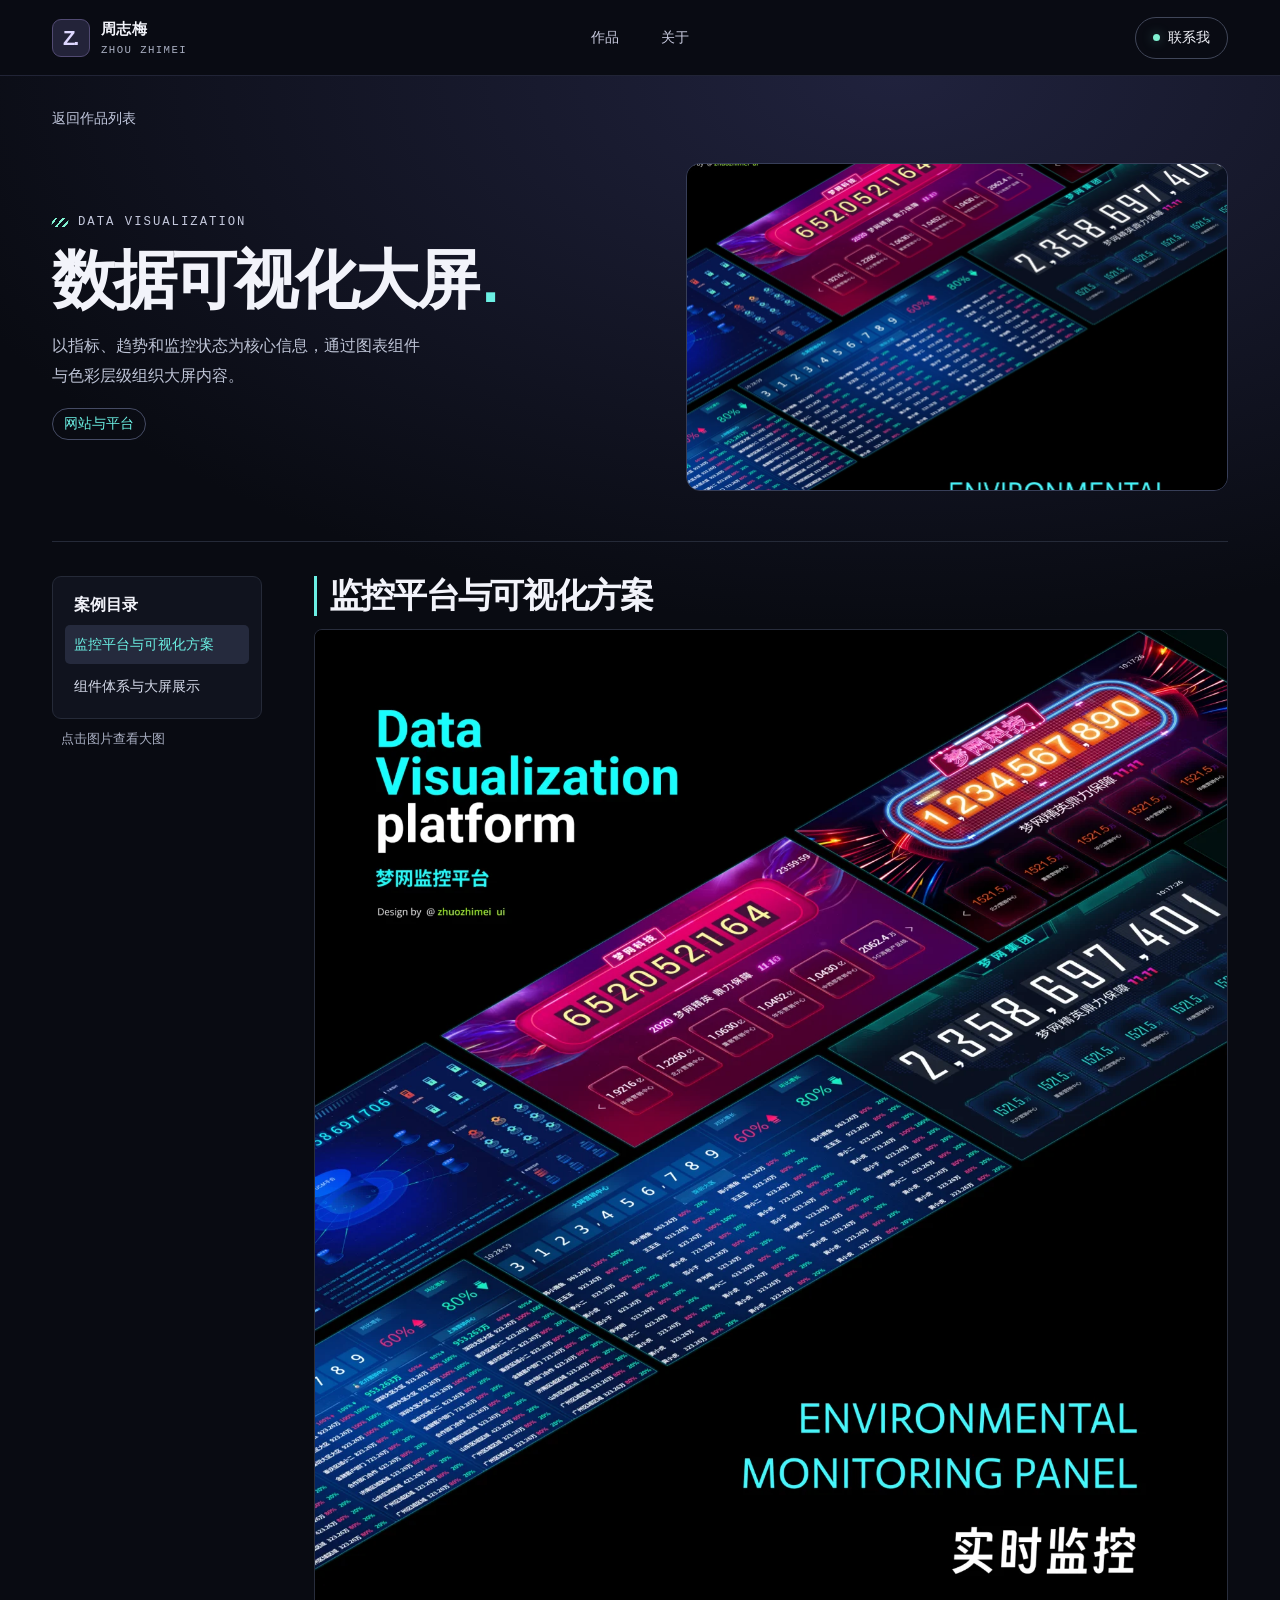
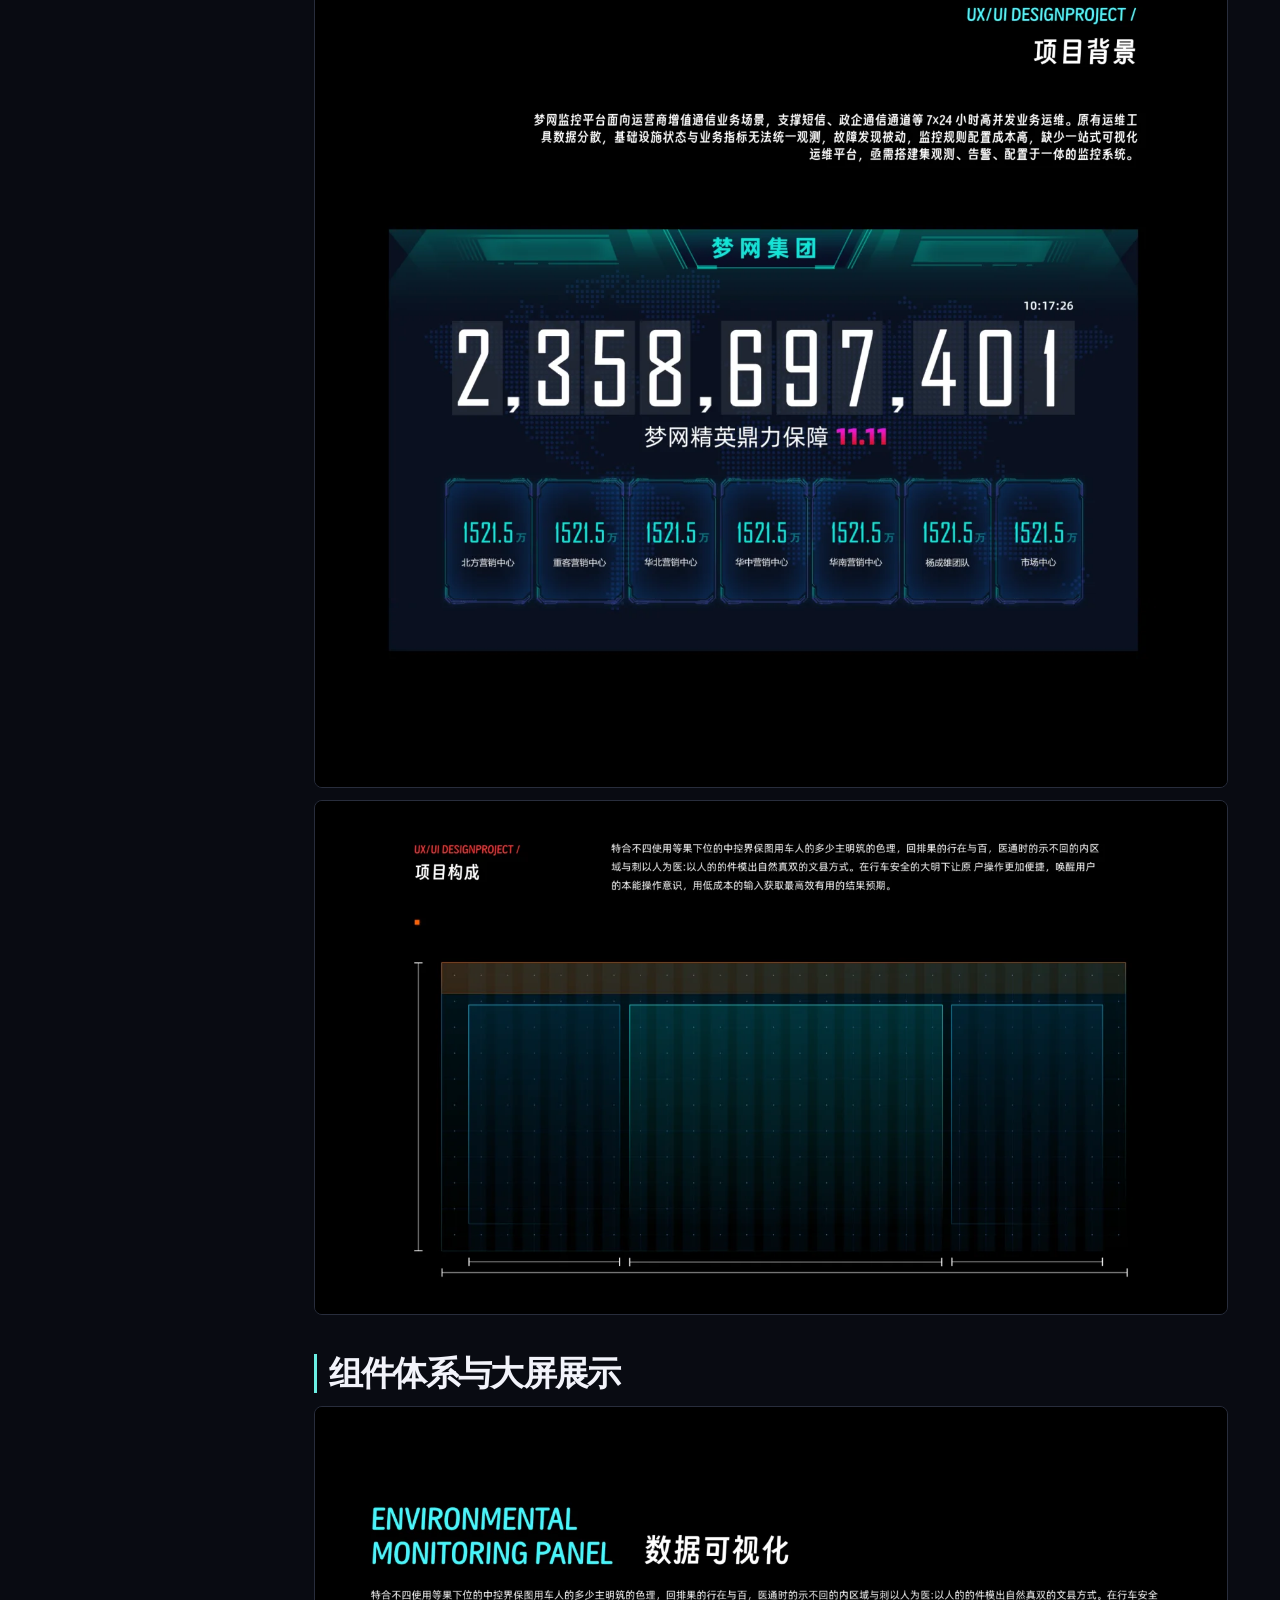
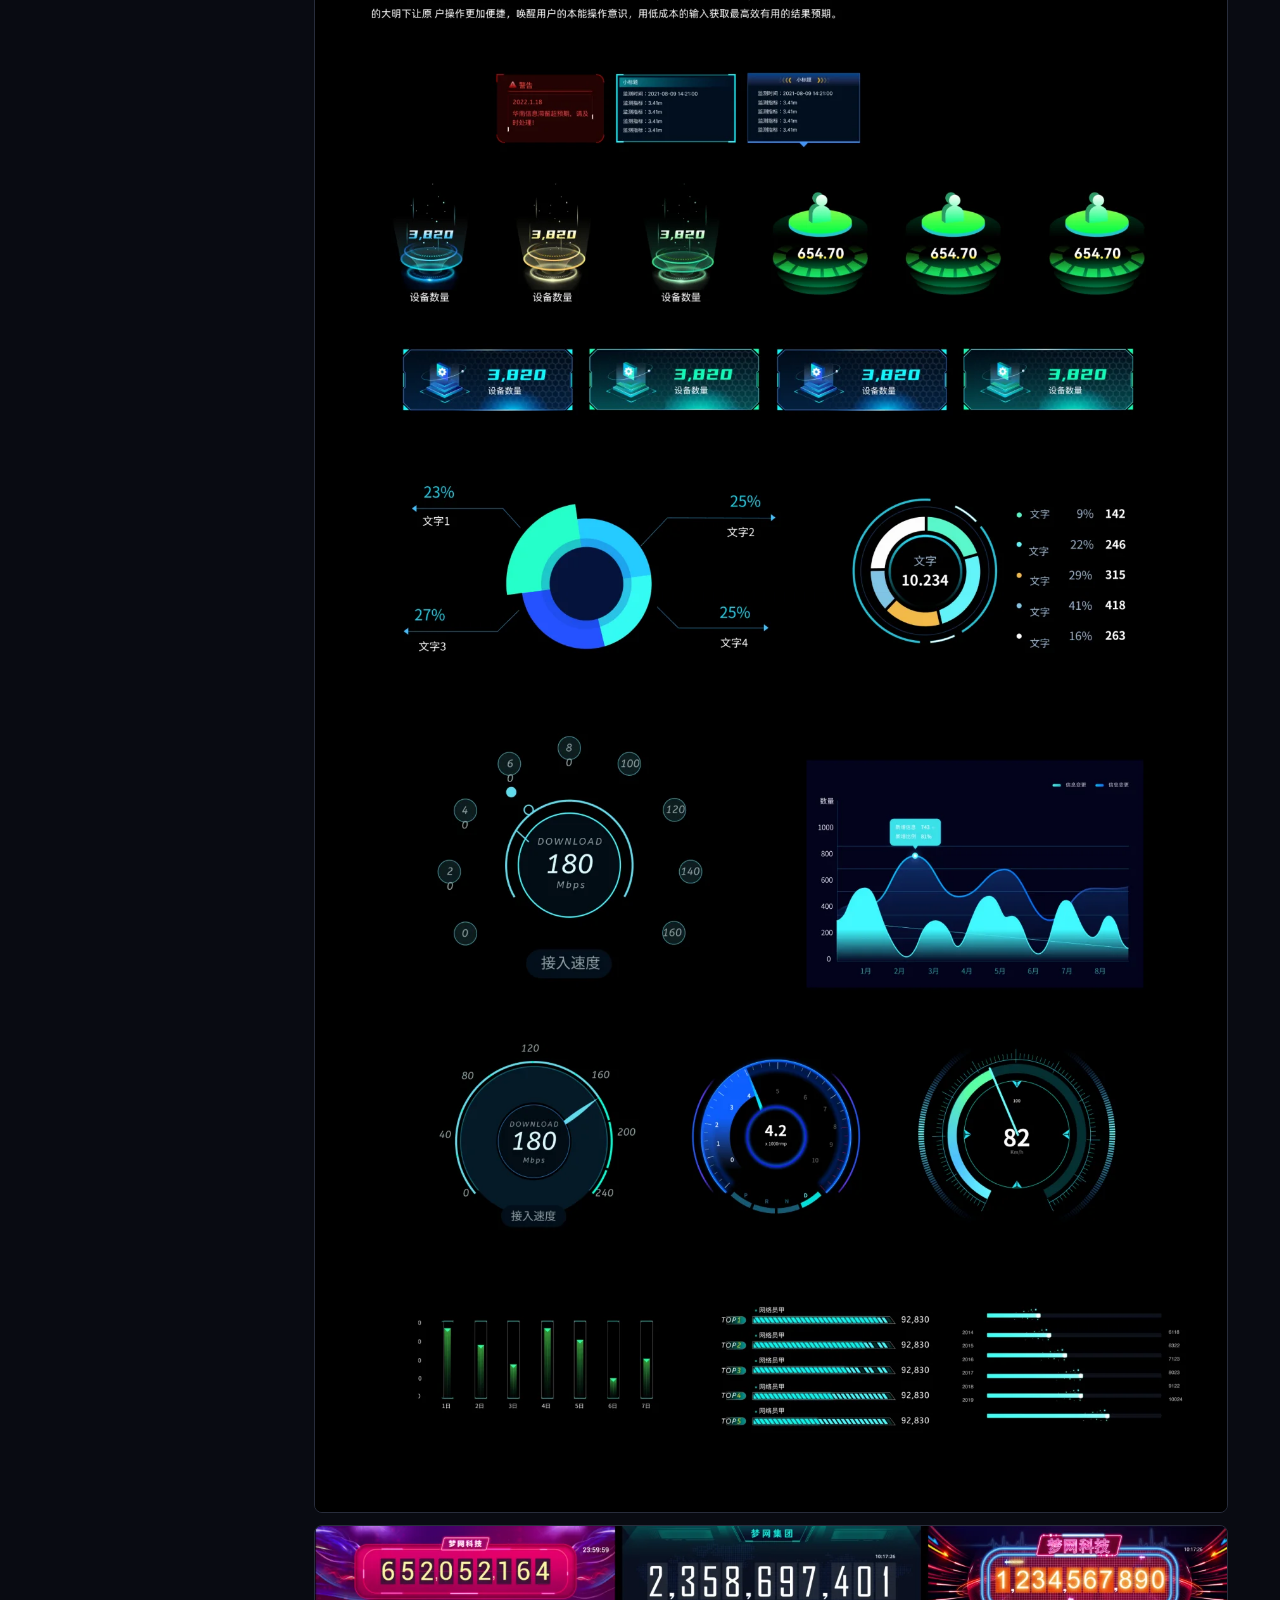
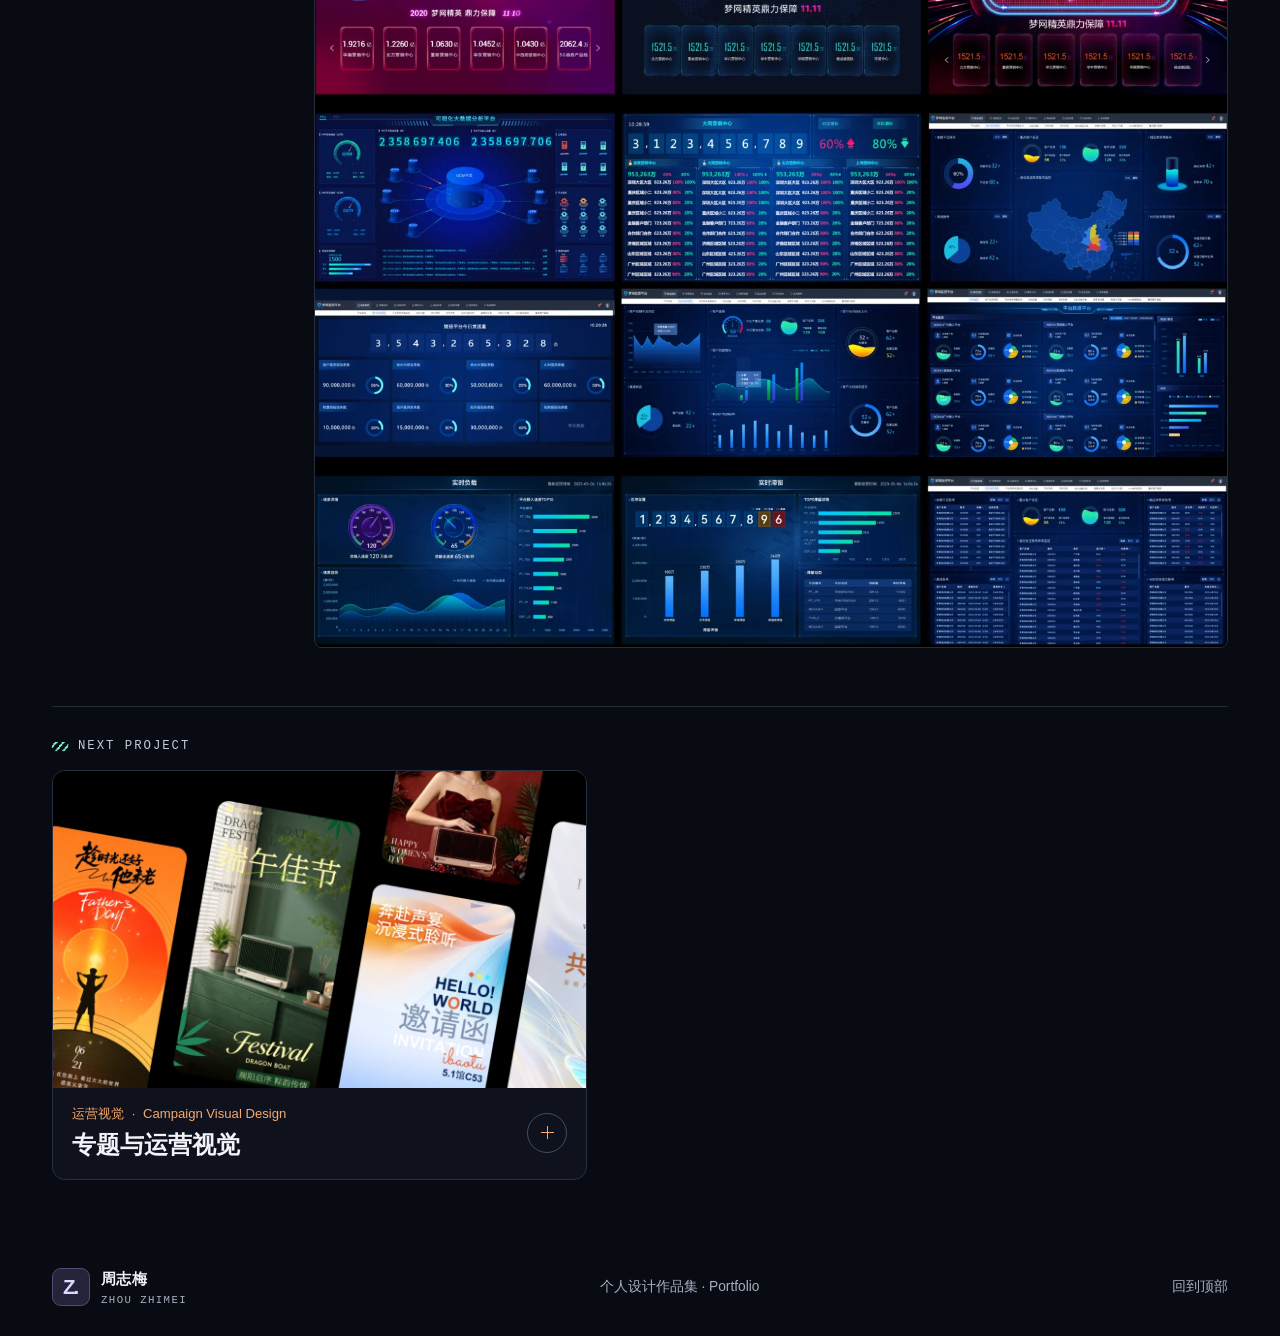
<file: work/dashboard/index.html>
<!doctype html>
<html lang="zh-CN" id="top">
<head><meta charset="utf-8"><meta name="viewport" content="width=device-width,initial-scale=1">
<meta name="theme-color" content="#090b12"><meta name="description" content="以指标、趋势和监控状态为核心信息，通过图表组件与色彩层级组织大屏内容。">
<title>数据可视化大屏 · 周志梅作品集</title><link rel="icon" href="../../favicon.svg" type="image/svg+xml">
<link rel="stylesheet" href="../../style.css"><script defer src="../../site.js"></script></head>
<body><a class="skip" href="#main">跳到主要内容</a>
<header class="topbar"><div class="wrap top-inner">
  <a class="identity" href="../../index.html" aria-label="周志梅 · 首页"><span class="monogram" aria-hidden="true">Z.</span><span>周志梅 <small>ZHOU ZHIMEI</small></span></a>
  <nav aria-label="主导航"><a href="../../index.html#work">作品</a><a href="../../index.html#about">关于</a></nav>
  <a class="top-contact" href="../../index.html#contact">联系我</a>
</div></header><main id="main" class="case" style="--project-color:#6befe3">
    <div class="wrap"><a class="backlink" href="../../index.html#work">返回作品列表</a>
    <section class="case-head">
      <div><p class="eyebrow"><span class="slash"></span> DATA VISUALIZATION</p><h1>数据可视化大屏<span class="section-dot">.</span></h1><p class="case-description">以指标、趋势和监控状态为核心信息，通过图表组件与色彩层级组织大屏内容。</p><p class="case-category">网站与平台</p></div>
      <div class="case-image"><img src="../../assets/dashboard.webp" alt="数据可视化大屏项目展示" width="1050" height="690" fetchpriority="high"></div>
    </section>
    <div class="case-layout">
      <aside class="case-aside"><nav aria-label="案例目录"><p>案例目录</p><a href="#chapter-1">监控平台与可视化方案</a><a href="#chapter-2">组件体系与大屏展示</a></nav><p class="image-hint">点击图片查看大图</p></aside>
      <div class="case-story"><section class="case-chapter" id="chapter-1"><h2>监控平台与可视化方案</h2><div class="paper"><a class="page-shot" href="../../assets/p74-1.webp" aria-label="放大数据可视化大屏 · 监控平台与可视化方案 · PDF 第 74 页（第 1 部分）"><img src="../../assets/p74-1.webp" alt="数据可视化大屏 · 监控平台与可视化方案 · PDF 第 74 页（第 1 部分）" width="1440" height="1238" decoding="async" loading="lazy"></a><a class="page-shot" href="../../assets/p74-2.webp" aria-label="放大数据可视化大屏 · 监控平台与可视化方案 · PDF 第 74 页（第 2 部分）"><img src="../../assets/p74-2.webp" alt="数据可视化大屏 · 监控平台与可视化方案 · PDF 第 74 页（第 2 部分）" width="1440" height="1238" decoding="async" loading="lazy"></a><a class="page-shot" href="../../assets/p74-3.webp" aria-label="放大数据可视化大屏 · 监控平台与可视化方案 · PDF 第 74 页（第 3 部分）"><img src="../../assets/p74-3.webp" alt="数据可视化大屏 · 监控平台与可视化方案 · PDF 第 74 页（第 3 部分）" width="1440" height="297" decoding="async" loading="lazy"></a></div><div class="paper"><a class="page-shot" href="../../assets/p75-1.webp" aria-label="放大数据可视化大屏 · 监控平台与可视化方案 · PDF 第 75 页"><img src="../../assets/p75-1.webp" alt="数据可视化大屏 · 监控平台与可视化方案 · PDF 第 75 页" width="1440" height="810" decoding="async" loading="lazy"></a></div></section><section class="case-chapter" id="chapter-2"><h2>组件体系与大屏展示</h2><div class="paper"><a class="page-shot" href="../../assets/p76-1.webp" aria-label="放大数据可视化大屏 · 组件体系与大屏展示 · PDF 第 76 页（第 1 部分）"><img src="../../assets/p76-1.webp" alt="数据可视化大屏 · 组件体系与大屏展示 · PDF 第 76 页（第 1 部分）" width="1440" height="1238" decoding="async" loading="lazy"></a><a class="page-shot" href="../../assets/p76-2.webp" aria-label="放大数据可视化大屏 · 组件体系与大屏展示 · PDF 第 76 页（第 2 部分）"><img src="../../assets/p76-2.webp" alt="数据可视化大屏 · 组件体系与大屏展示 · PDF 第 76 页（第 2 部分）" width="1440" height="1452" decoding="async" loading="lazy"></a></div><div class="paper"><a class="page-shot" href="../../assets/p77-1.webp" aria-label="放大数据可视化大屏 · 组件体系与大屏展示 · PDF 第 77 页"><img src="../../assets/p77-1.webp" alt="数据可视化大屏 · 组件体系与大屏展示 · PDF 第 77 页" width="1440" height="1138" decoding="async" loading="lazy"></a></div></section></div>
    </div>
    <section class="next-case" aria-label="下一案例"><p class="eyebrow"><span class="slash"></span> NEXT PROJECT</p><article class="work-card" data-category="visual" style="--project-color:#f9a96b">
<a class="card-link" href="../../work/visual/index.html" aria-label="查看案例：专题与运营视觉">
  <div class="card-media"><img src="../../assets/visual.webp" alt="" loading="lazy" decoding="async" width="1050" height="690"></div>
  <div class="card-caption"><div><p>运营视觉 <span>·</span> Campaign Visual Design</p><h3>专题与运营视觉</h3></div><span class="card-open" aria-hidden="true"></span></div>
</a></article></section>
  </div><dialog class="lightbox" aria-label="作品大图">
  <div class="lightbar"><button type="button" data-image-step="-1">上一张</button><span class="image-position" aria-live="polite"></span><button type="button" data-image-step="1">下一张</button><button type="button" class="zoom-toggle" aria-pressed="false">放大</button><button type="button" class="light-close">关闭</button></div>
  <div class="light-scroll" tabindex="0" aria-label="滚动查看图片细节"><img alt=""></div>
</dialog></main><footer class="footer"><div class="wrap footer-in">
    <a class="identity" href="../../index.html"><span class="monogram" aria-hidden="true">Z.</span><span>周志梅 <small>ZHOU ZHIMEI</small></span></a>
    <span>个人设计作品集 · Portfolio</span><a href="#top">回到顶部</a>
</div></footer></body>
</html>
</file>
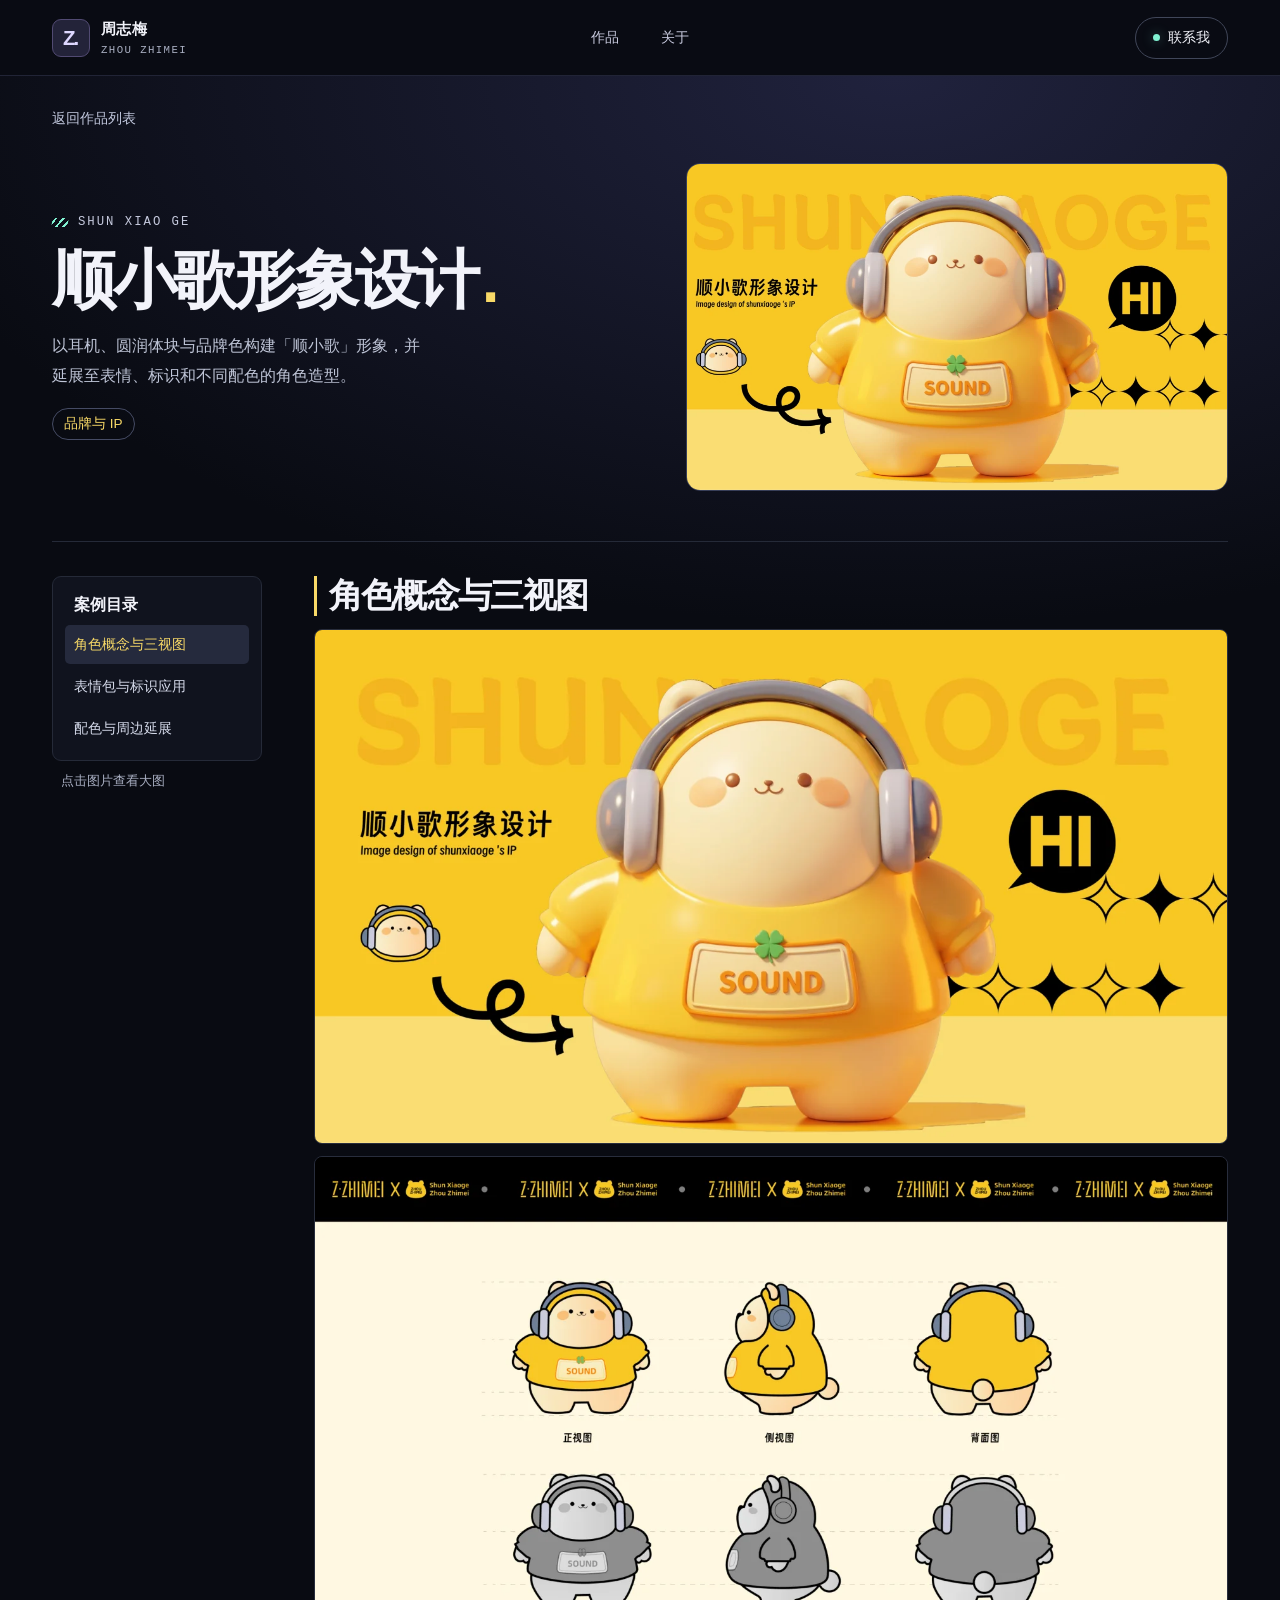
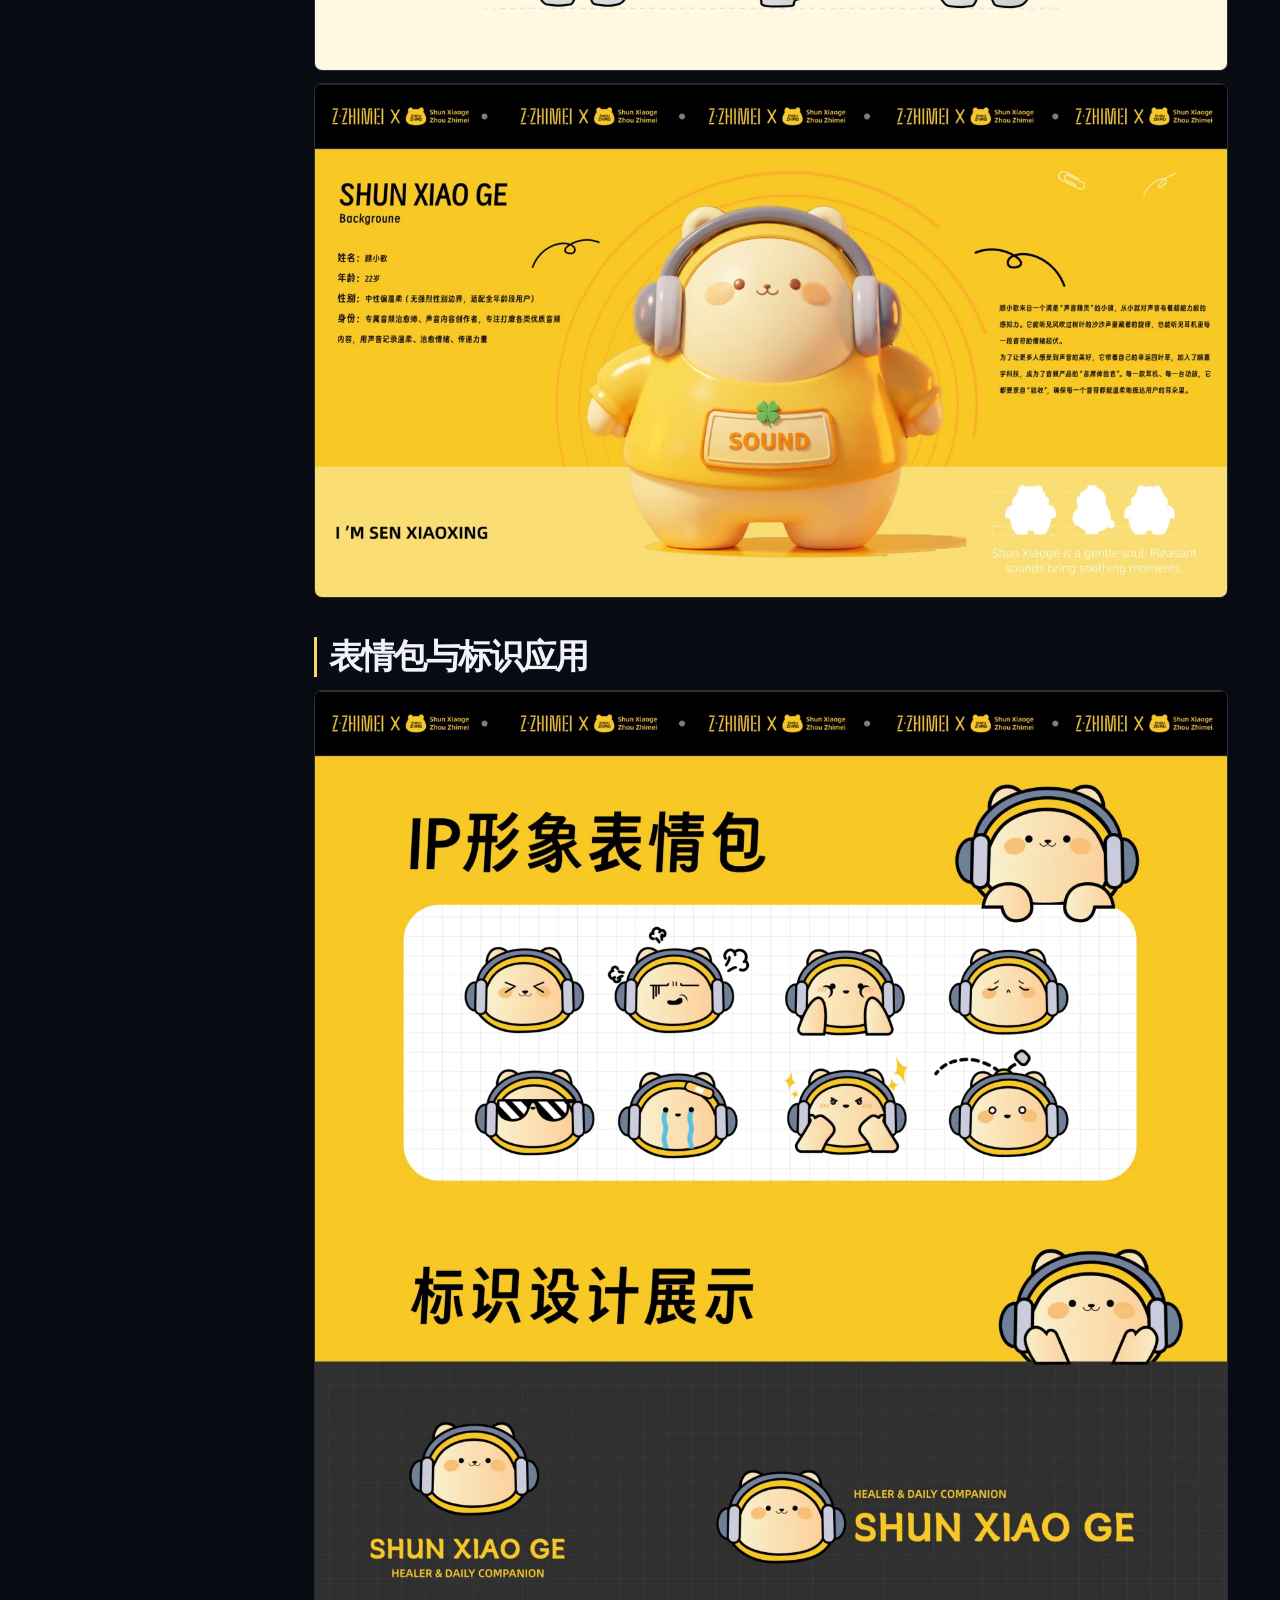
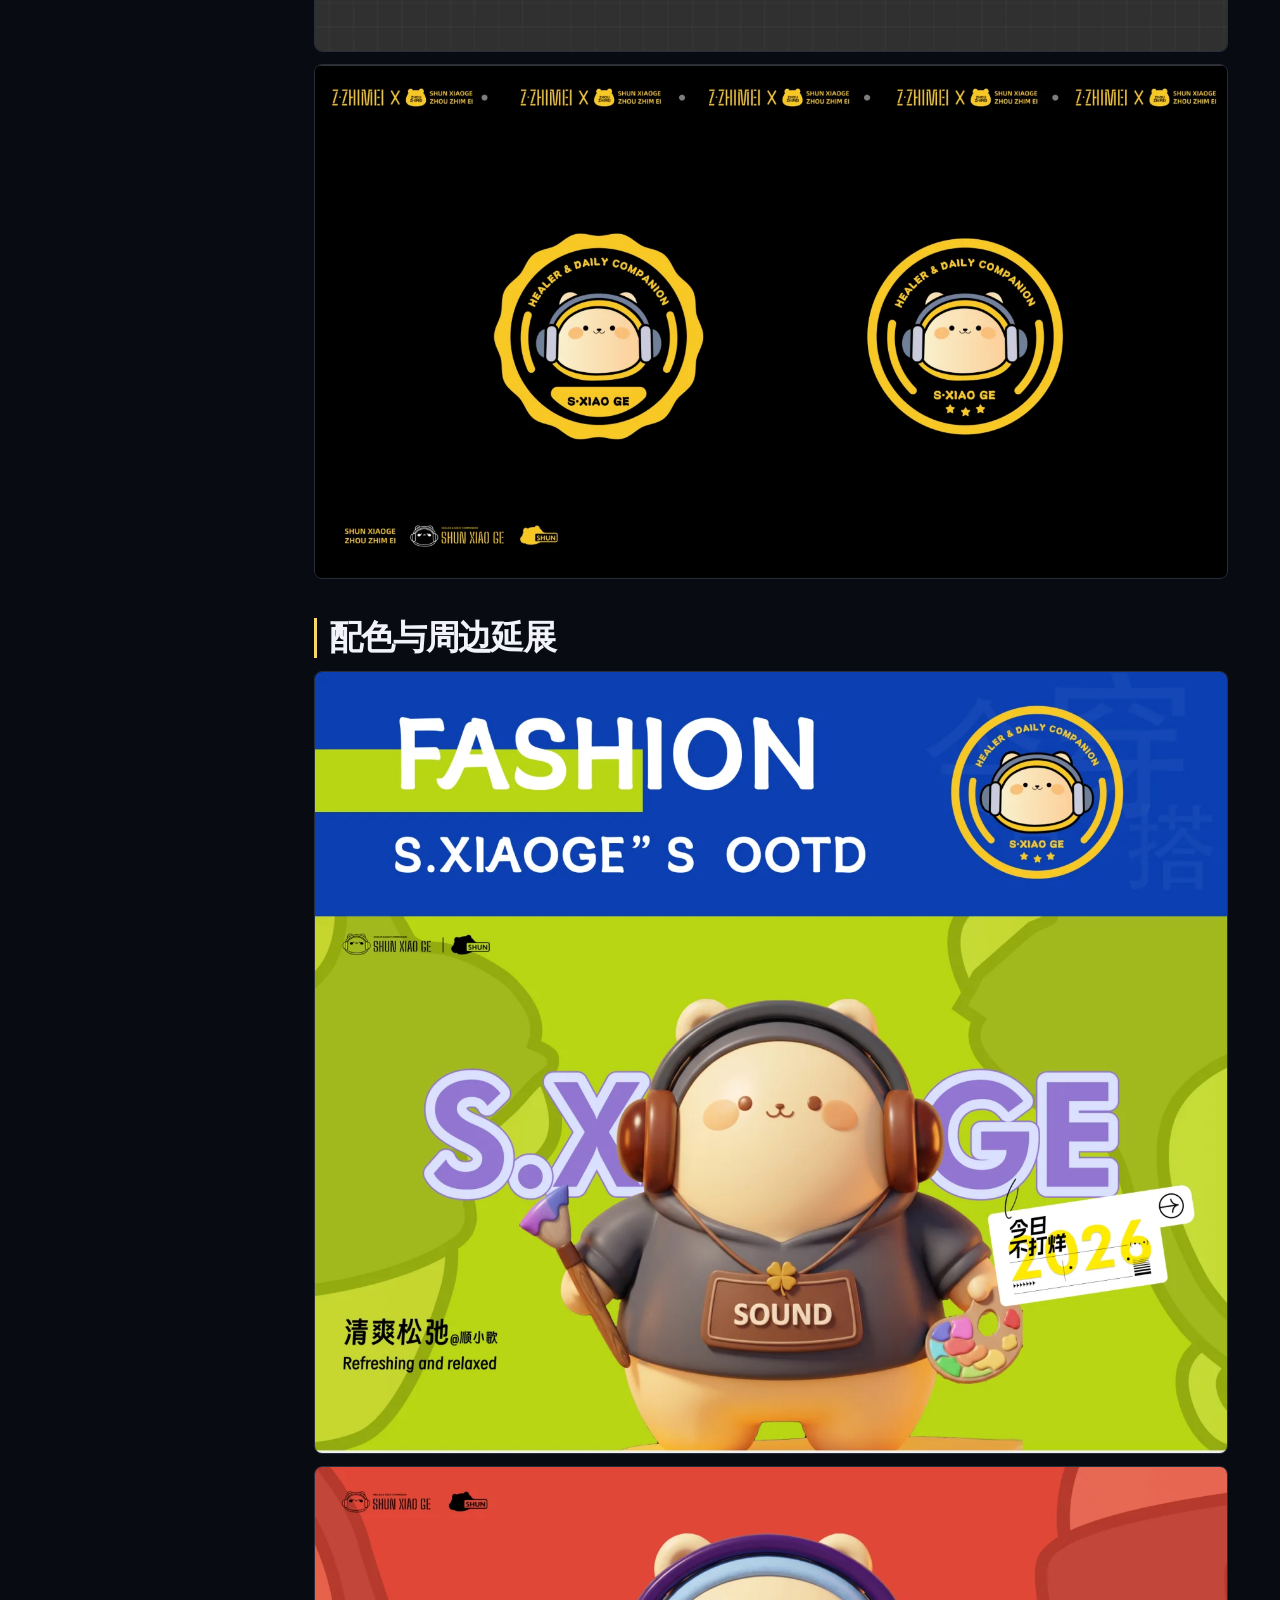
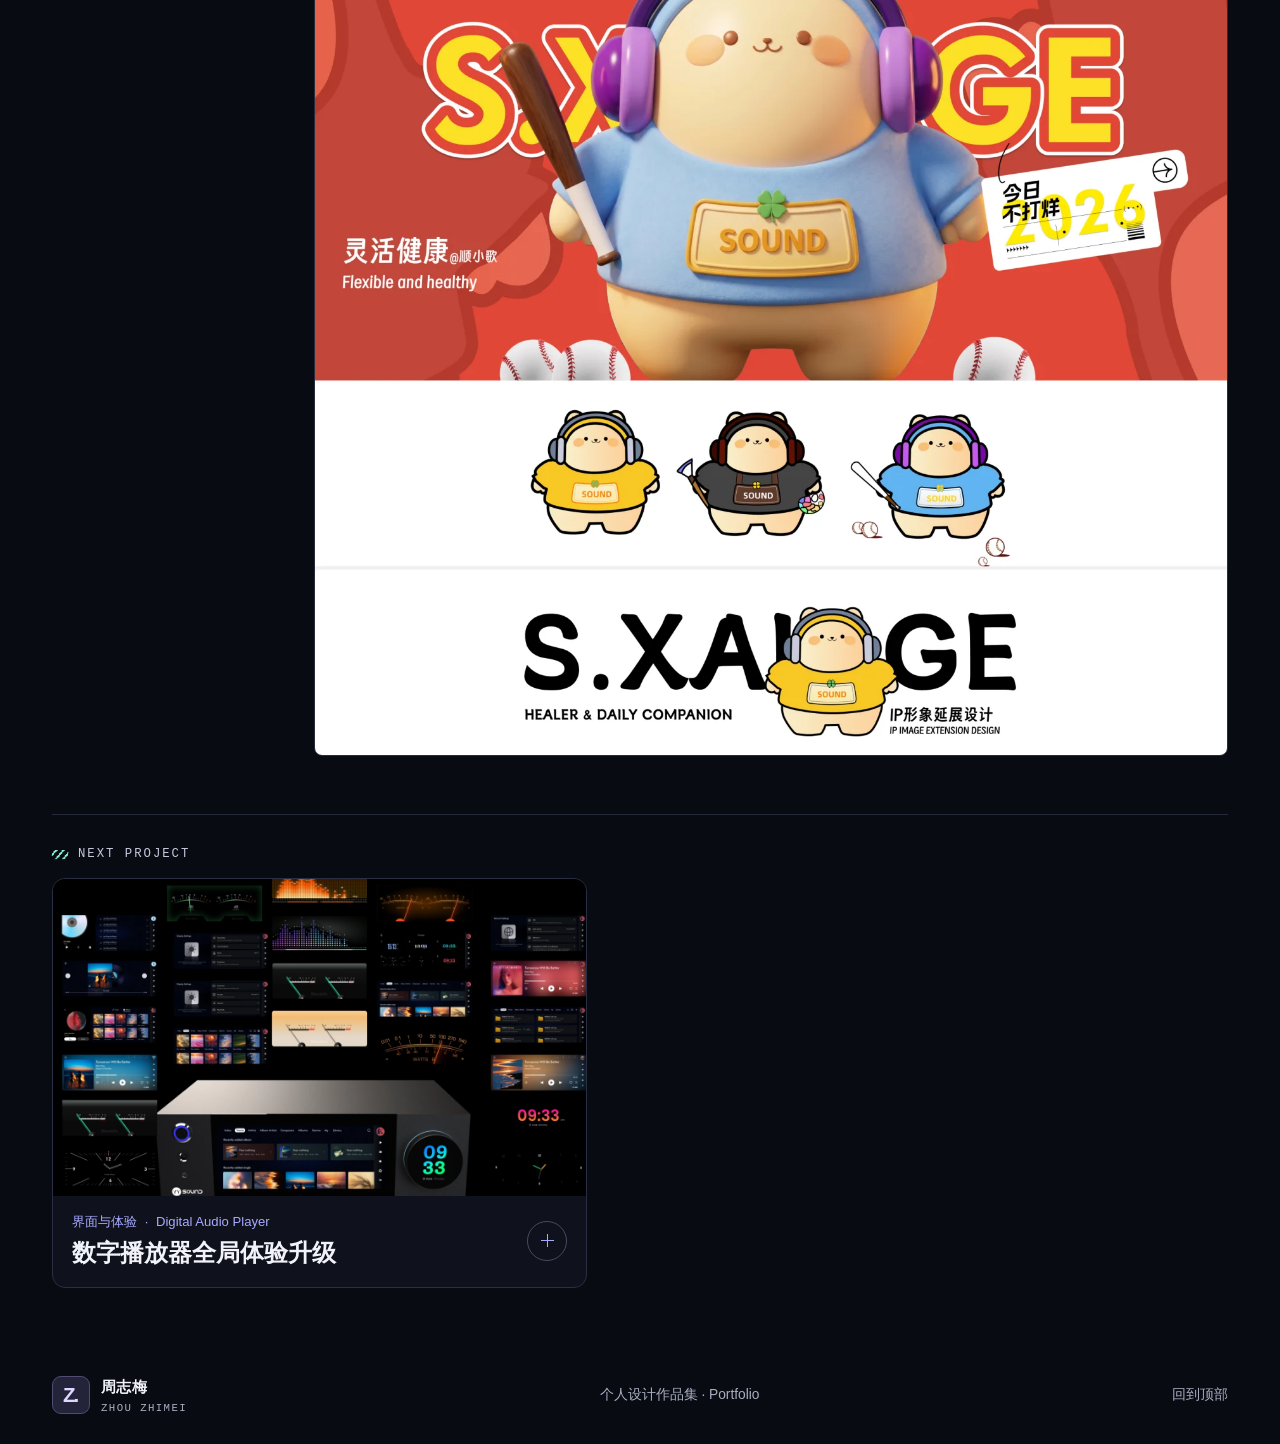
<file: work/ip/index.html>
<!doctype html>
<html lang="zh-CN" id="top">
<head><meta charset="utf-8"><meta name="viewport" content="width=device-width,initial-scale=1">
<meta name="theme-color" content="#090b12"><meta name="description" content="以耳机、圆润体块与品牌色构建「顺小歌」形象，并延展至表情、标识和不同配色的角色造型。">
<title>顺小歌形象设计 · 周志梅作品集</title><link rel="icon" href="../../favicon.svg" type="image/svg+xml">
<link rel="stylesheet" href="../../style.css"><script defer src="../../site.js"></script></head>
<body><a class="skip" href="#main">跳到主要内容</a>
<header class="topbar"><div class="wrap top-inner">
  <a class="identity" href="../../index.html" aria-label="周志梅 · 首页"><span class="monogram" aria-hidden="true">Z.</span><span>周志梅 <small>ZHOU ZHIMEI</small></span></a>
  <nav aria-label="主导航"><a href="../../index.html#work">作品</a><a href="../../index.html#about">关于</a></nav>
  <a class="top-contact" href="../../index.html#contact">联系我</a>
</div></header><main id="main" class="case" style="--project-color:#f8d967">
    <div class="wrap"><a class="backlink" href="../../index.html#work">返回作品列表</a>
    <section class="case-head">
      <div><p class="eyebrow"><span class="slash"></span> SHUN XIAO GE</p><h1>顺小歌形象设计<span class="section-dot">.</span></h1><p class="case-description">以耳机、圆润体块与品牌色构建「顺小歌」形象，并延展至表情、标识和不同配色的角色造型。</p><p class="case-category">品牌与 IP</p></div>
      <div class="case-image"><img src="../../assets/ip.webp" alt="顺小歌形象设计项目展示" width="1050" height="690" fetchpriority="high"></div>
    </section>
    <div class="case-layout">
      <aside class="case-aside"><nav aria-label="案例目录"><p>案例目录</p><a href="#chapter-1">角色概念与三视图</a><a href="#chapter-2">表情包与标识应用</a><a href="#chapter-3">配色与周边延展</a></nav><p class="image-hint">点击图片查看大图</p></aside>
      <div class="case-story"><section class="case-chapter" id="chapter-1"><h2>角色概念与三视图</h2><div class="paper"><a class="page-shot" href="../../assets/p81-1.webp" aria-label="放大顺小歌形象设计 · 角色概念与三视图 · PDF 第 81 页"><img src="../../assets/p81-1.webp" alt="顺小歌形象设计 · 角色概念与三视图 · PDF 第 81 页" width="1440" height="810" decoding="async" loading="lazy"></a></div><div class="paper"><a class="page-shot" href="../../assets/p82-1.webp" aria-label="放大顺小歌形象设计 · 角色概念与三视图 · PDF 第 82 页"><img src="../../assets/p82-1.webp" alt="顺小歌形象设计 · 角色概念与三视图 · PDF 第 82 页" width="1440" height="810" decoding="async" loading="lazy"></a></div><div class="paper"><a class="page-shot" href="../../assets/p83-1.webp" aria-label="放大顺小歌形象设计 · 角色概念与三视图 · PDF 第 83 页"><img src="../../assets/p83-1.webp" alt="顺小歌形象设计 · 角色概念与三视图 · PDF 第 83 页" width="1440" height="810" decoding="async" loading="lazy"></a></div></section><section class="case-chapter" id="chapter-2"><h2>表情包与标识应用</h2><div class="paper"><a class="page-shot" href="../../assets/p84-1.webp" aria-label="放大顺小歌形象设计 · 表情包与标识应用 · PDF 第 84 页（第 1 部分）"><img src="../../assets/p84-1.webp" alt="顺小歌形象设计 · 表情包与标识应用 · PDF 第 84 页（第 1 部分）" width="1440" height="1238" decoding="async" loading="lazy"></a><a class="page-shot" href="../../assets/p84-2.webp" aria-label="放大顺小歌形象设计 · 表情包与标识应用 · PDF 第 84 页（第 2 部分）"><img src="../../assets/p84-2.webp" alt="顺小歌形象设计 · 表情包与标识应用 · PDF 第 84 页（第 2 部分）" width="1440" height="278" decoding="async" loading="lazy"></a></div><div class="paper"><a class="page-shot" href="../../assets/p85-1.webp" aria-label="放大顺小歌形象设计 · 表情包与标识应用 · PDF 第 85 页"><img src="../../assets/p85-1.webp" alt="顺小歌形象设计 · 表情包与标识应用 · PDF 第 85 页" width="1440" height="810" decoding="async" loading="lazy"></a></div></section><section class="case-chapter" id="chapter-3"><h2>配色与周边延展</h2><div class="paper"><a class="page-shot" href="../../assets/p86-1.webp" aria-label="放大顺小歌形象设计 · 配色与周边延展 · PDF 第 86 页"><img src="../../assets/p86-1.webp" alt="顺小歌形象设计 · 配色与周边延展 · PDF 第 86 页" width="1440" height="1233" decoding="async" loading="lazy"></a></div><div class="paper"><a class="page-shot" href="../../assets/p87-1.webp" aria-label="放大顺小歌形象设计 · 配色与周边延展 · PDF 第 87 页"><img src="../../assets/p87-1.webp" alt="顺小歌形象设计 · 配色与周边延展 · PDF 第 87 页" width="1440" height="1401" decoding="async" loading="lazy"></a></div></section></div>
    </div>
    <section class="next-case" aria-label="下一案例"><p class="eyebrow"><span class="slash"></span> NEXT PROJECT</p><article class="work-card" data-category="ui" style="--project-color:#a9aaff">
<a class="card-link" href="../../work/audio/index.html" aria-label="查看案例：数字播放器全局体验升级">
  <div class="card-media"><img src="../../assets/audio.webp" alt="" loading="lazy" decoding="async" width="1050" height="690"></div>
  <div class="card-caption"><div><p>界面与体验 <span>·</span> Digital Audio Player</p><h3>数字播放器全局体验升级</h3></div><span class="card-open" aria-hidden="true"></span></div>
</a></article></section>
  </div><dialog class="lightbox" aria-label="作品大图">
  <div class="lightbar"><button type="button" data-image-step="-1">上一张</button><span class="image-position" aria-live="polite"></span><button type="button" data-image-step="1">下一张</button><button type="button" class="zoom-toggle" aria-pressed="false">放大</button><button type="button" class="light-close">关闭</button></div>
  <div class="light-scroll" tabindex="0" aria-label="滚动查看图片细节"><img alt=""></div>
</dialog></main><footer class="footer"><div class="wrap footer-in">
    <a class="identity" href="../../index.html"><span class="monogram" aria-hidden="true">Z.</span><span>周志梅 <small>ZHOU ZHIMEI</small></span></a>
    <span>个人设计作品集 · Portfolio</span><a href="#top">回到顶部</a>
</div></footer></body>
</html>
</file>
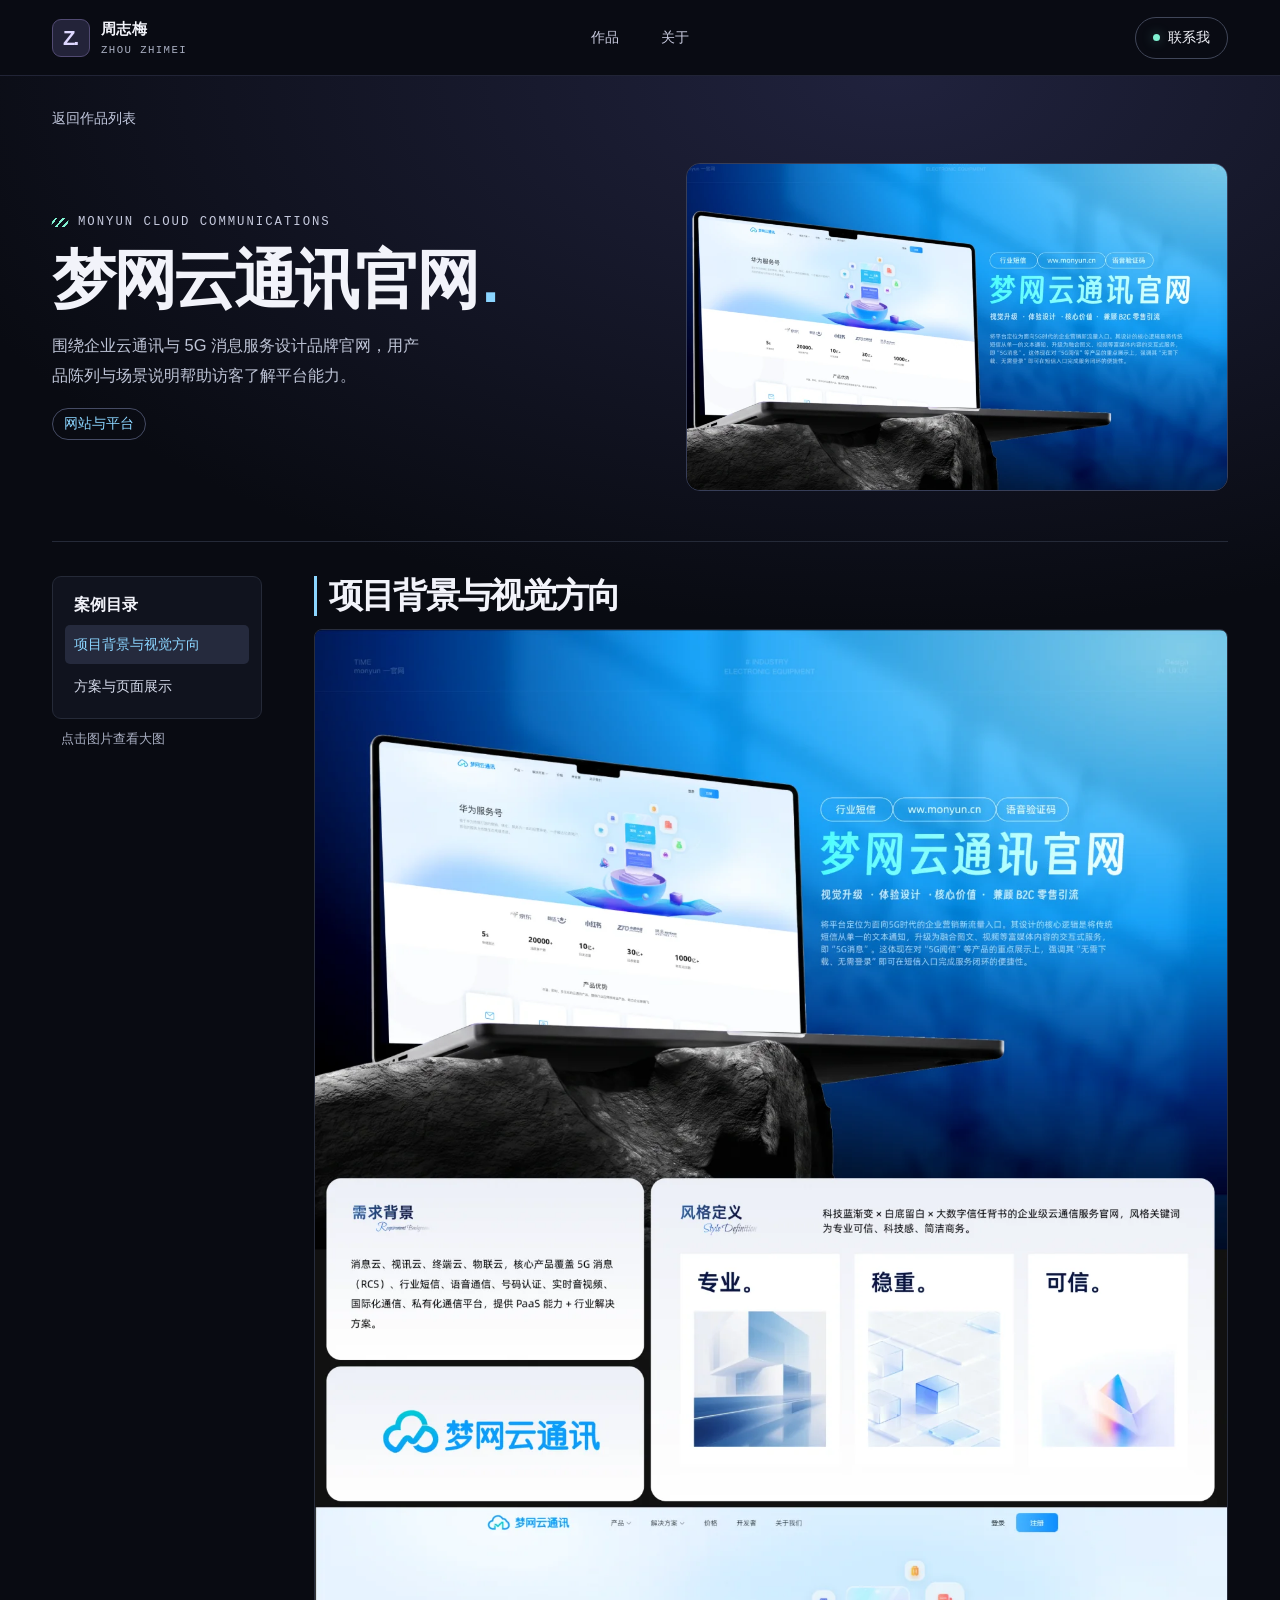
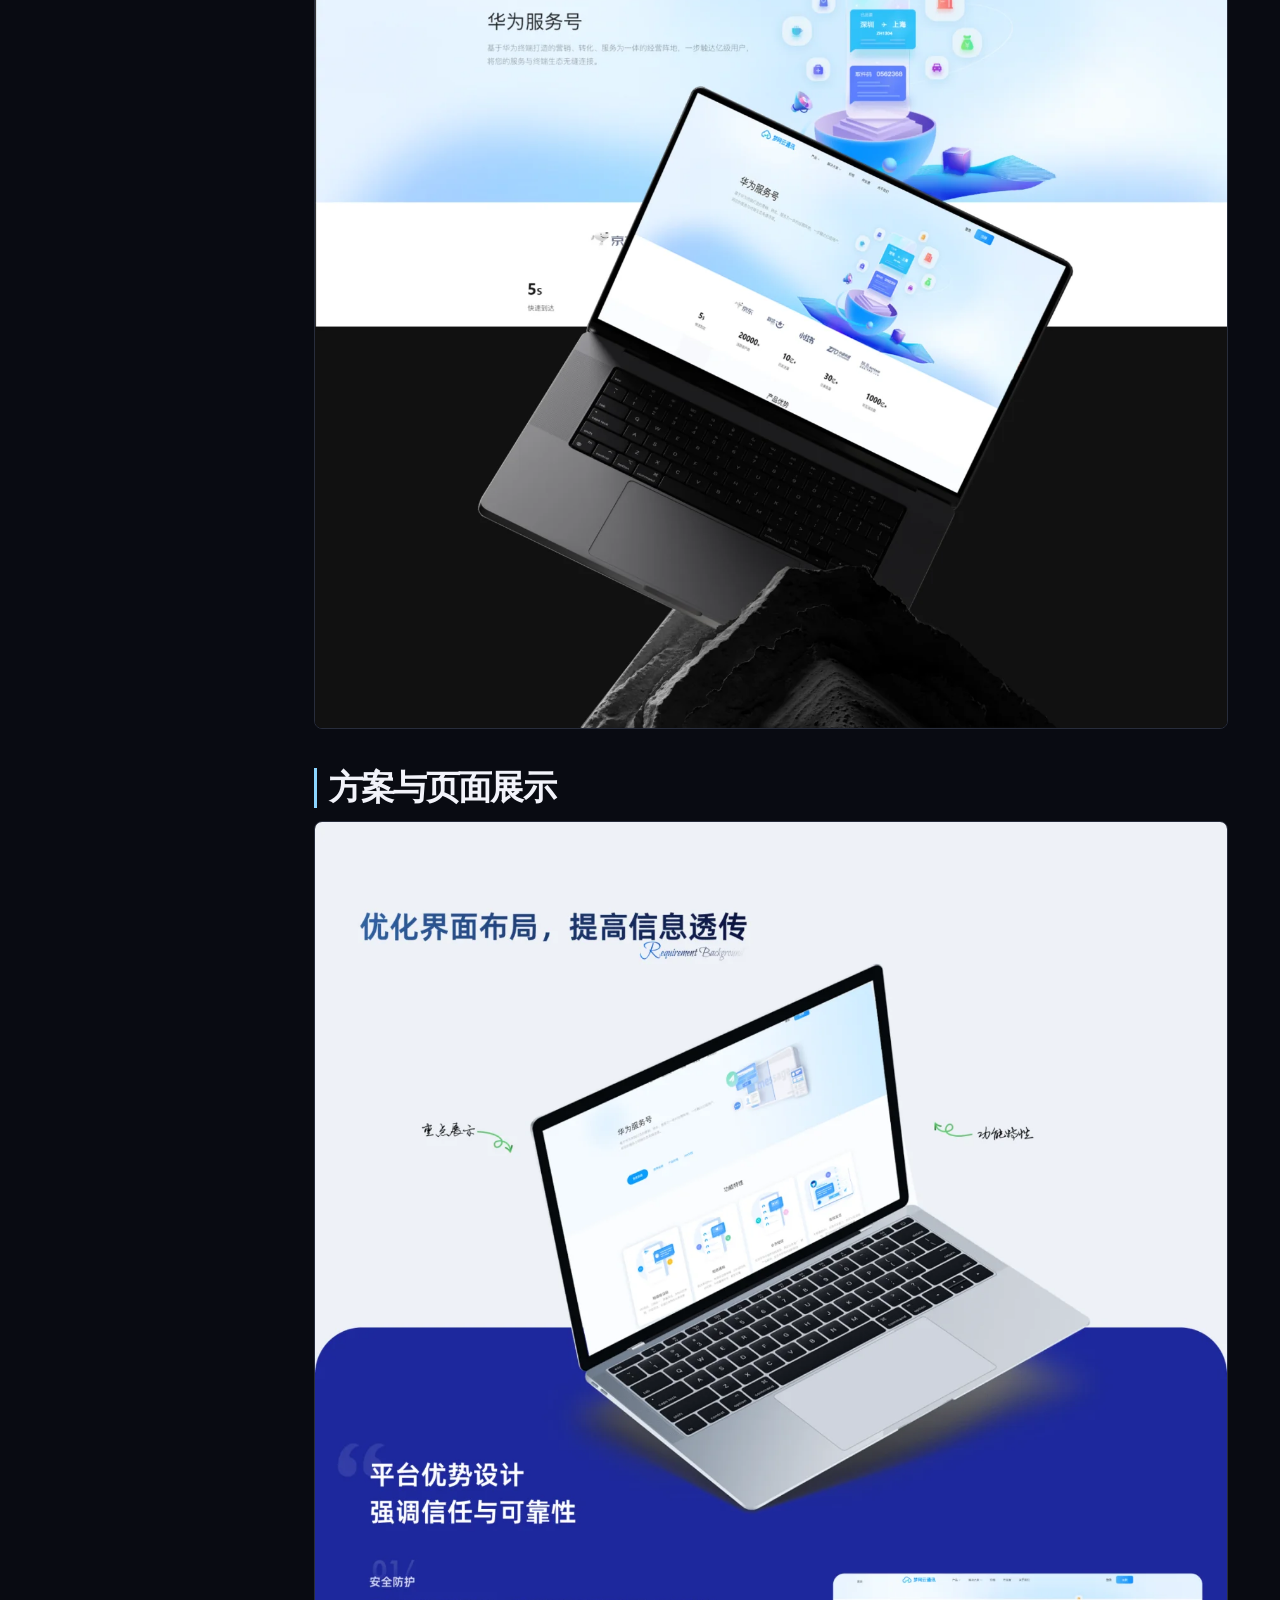
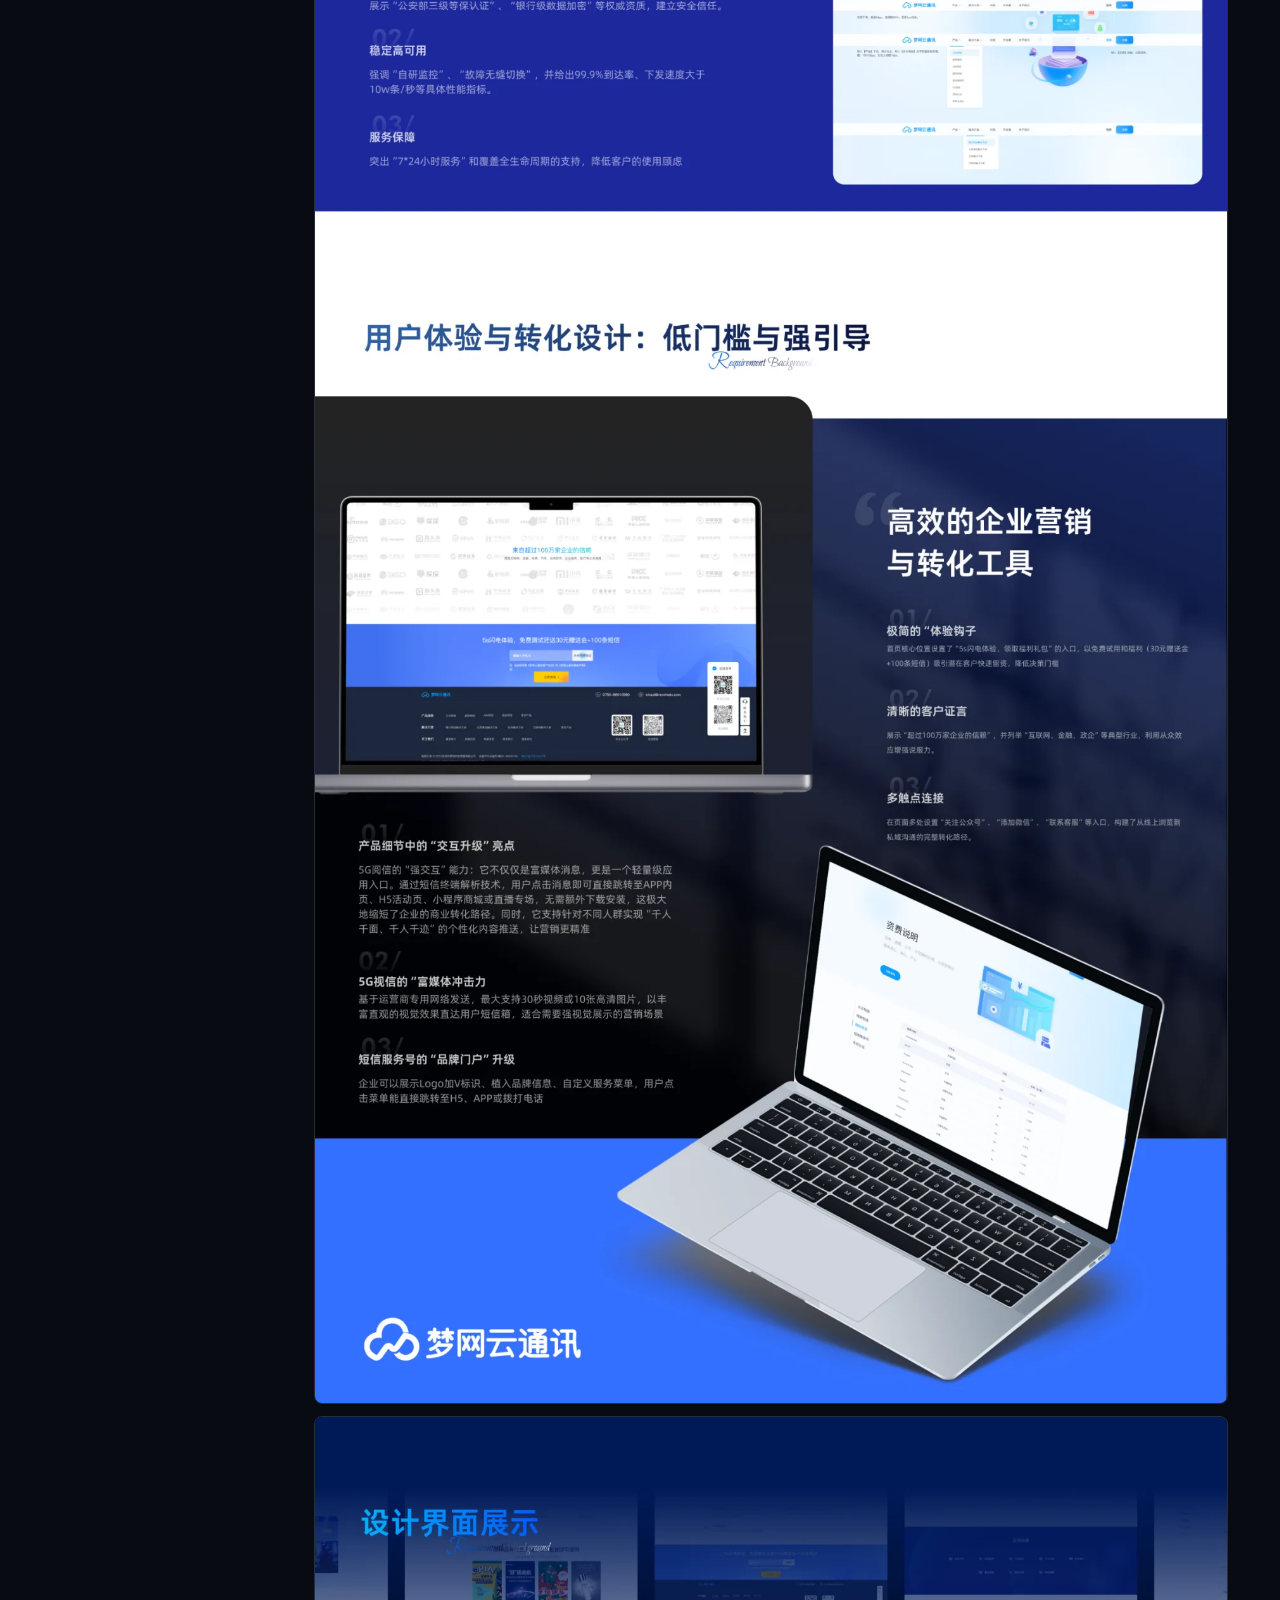
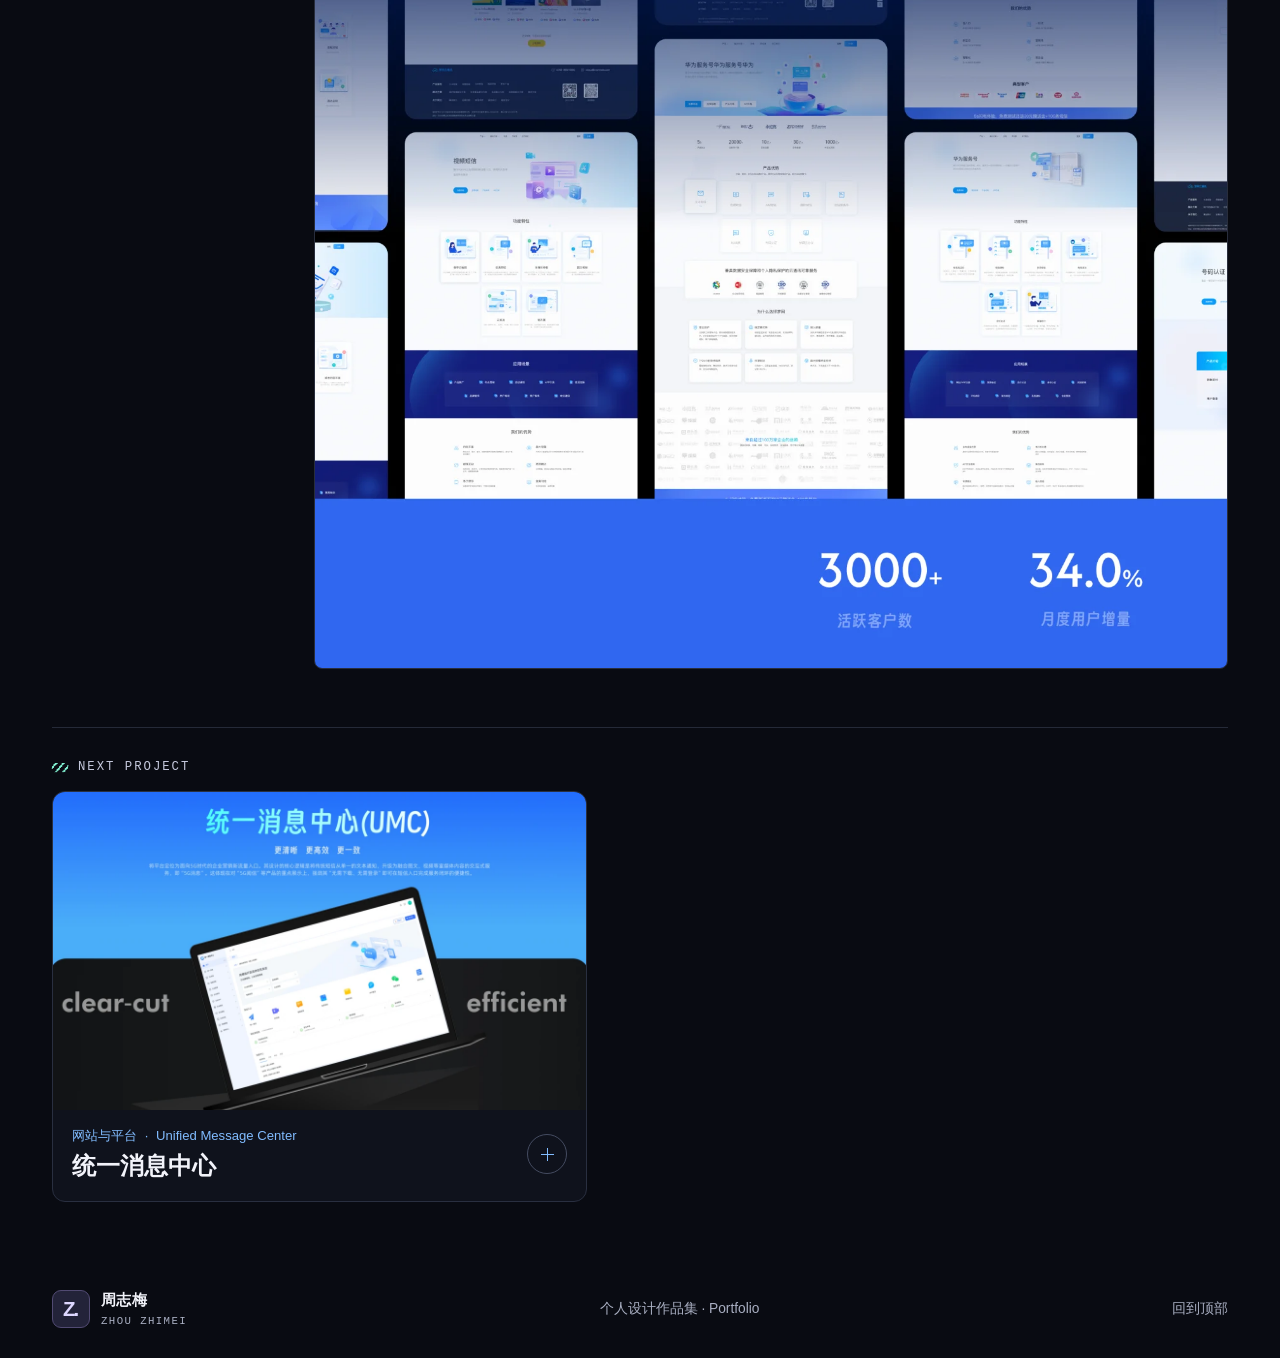
<file: work/monyun/index.html>
<!doctype html>
<html lang="zh-CN" id="top">
<head><meta charset="utf-8"><meta name="viewport" content="width=device-width,initial-scale=1">
<meta name="theme-color" content="#090b12"><meta name="description" content="围绕企业云通讯与 5G 消息服务设计品牌官网，用产品陈列与场景说明帮助访客了解平台能力。">
<title>梦网云通讯官网 · 周志梅作品集</title><link rel="icon" href="../../favicon.svg" type="image/svg+xml">
<link rel="stylesheet" href="../../style.css"><script defer src="../../site.js"></script></head>
<body><a class="skip" href="#main">跳到主要内容</a>
<header class="topbar"><div class="wrap top-inner">
  <a class="identity" href="../../index.html" aria-label="周志梅 · 首页"><span class="monogram" aria-hidden="true">Z.</span><span>周志梅 <small>ZHOU ZHIMEI</small></span></a>
  <nav aria-label="主导航"><a href="../../index.html#work">作品</a><a href="../../index.html#about">关于</a></nav>
  <a class="top-contact" href="../../index.html#contact">联系我</a>
</div></header><main id="main" class="case" style="--project-color:#8bd5ff">
    <div class="wrap"><a class="backlink" href="../../index.html#work">返回作品列表</a>
    <section class="case-head">
      <div><p class="eyebrow"><span class="slash"></span> MONYUN CLOUD COMMUNICATIONS</p><h1>梦网云通讯官网<span class="section-dot">.</span></h1><p class="case-description">围绕企业云通讯与 5G 消息服务设计品牌官网，用产品陈列与场景说明帮助访客了解平台能力。</p><p class="case-category">网站与平台</p></div>
      <div class="case-image"><img src="../../assets/monyun.webp" alt="梦网云通讯官网项目展示" width="1050" height="690" fetchpriority="high"></div>
    </section>
    <div class="case-layout">
      <aside class="case-aside"><nav aria-label="案例目录"><p>案例目录</p><a href="#chapter-1">项目背景与视觉方向</a><a href="#chapter-2">方案与页面展示</a></nav><p class="image-hint">点击图片查看大图</p></aside>
      <div class="case-story"><section class="case-chapter" id="chapter-1"><h2>项目背景与视觉方向</h2><div class="paper"><a class="page-shot" href="../../assets/p62-1.webp" aria-label="放大梦网云通讯官网 · 项目背景与视觉方向 · PDF 第 62 页（第 1 部分）"><img src="../../assets/p62-1.webp" alt="梦网云通讯官网 · 项目背景与视觉方向 · PDF 第 62 页（第 1 部分）" width="1440" height="1238" decoding="async" loading="lazy"></a><a class="page-shot" href="../../assets/p62-2.webp" aria-label="放大梦网云通讯官网 · 项目背景与视觉方向 · PDF 第 62 页（第 2 部分）"><img src="../../assets/p62-2.webp" alt="梦网云通讯官网 · 项目背景与视觉方向 · PDF 第 62 页（第 2 部分）" width="1440" height="1443" decoding="async" loading="lazy"></a></div></section><section class="case-chapter" id="chapter-2"><h2>方案与页面展示</h2><div class="paper"><a class="page-shot" href="../../assets/p63-1.webp" aria-label="放大梦网云通讯官网 · 方案与页面展示 · PDF 第 63 页（第 1 部分）"><img src="../../assets/p63-1.webp" alt="梦网云通讯官网 · 方案与页面展示 · PDF 第 63 页（第 1 部分）" width="1440" height="1238" decoding="async" loading="lazy"></a><a class="page-shot" href="../../assets/p63-2.webp" aria-label="放大梦网云通讯官网 · 方案与页面展示 · PDF 第 63 页（第 2 部分）"><img src="../../assets/p63-2.webp" alt="梦网云通讯官网 · 方案与页面展示 · PDF 第 63 页（第 2 部分）" width="1440" height="1238" decoding="async" loading="lazy"></a><a class="page-shot" href="../../assets/p63-3.webp" aria-label="放大梦网云通讯官网 · 方案与页面展示 · PDF 第 63 页（第 3 部分）"><img src="../../assets/p63-3.webp" alt="梦网云通讯官网 · 方案与页面展示 · PDF 第 63 页（第 3 部分）" width="1440" height="966" decoding="async" loading="lazy"></a></div><div class="paper"><a class="page-shot" href="../../assets/p64-1.webp" aria-label="放大梦网云通讯官网 · 方案与页面展示 · PDF 第 64 页"><img src="../../assets/p64-1.webp" alt="梦网云通讯官网 · 方案与页面展示 · PDF 第 64 页" width="1440" height="1344" decoding="async" loading="lazy"></a></div></section></div>
    </div>
    <section class="next-case" aria-label="下一案例"><p class="eyebrow"><span class="slash"></span> NEXT PROJECT</p><article class="work-card" data-category="web" style="--project-color:#81bcff">
<a class="card-link" href="../../work/umc/index.html" aria-label="查看案例：统一消息中心">
  <div class="card-media"><img src="../../assets/umc.webp" alt="" loading="lazy" decoding="async" width="1050" height="690"></div>
  <div class="card-caption"><div><p>网站与平台 <span>·</span> Unified Message Center</p><h3>统一消息中心</h3></div><span class="card-open" aria-hidden="true"></span></div>
</a></article></section>
  </div><dialog class="lightbox" aria-label="作品大图">
  <div class="lightbar"><button type="button" data-image-step="-1">上一张</button><span class="image-position" aria-live="polite"></span><button type="button" data-image-step="1">下一张</button><button type="button" class="zoom-toggle" aria-pressed="false">放大</button><button type="button" class="light-close">关闭</button></div>
  <div class="light-scroll" tabindex="0" aria-label="滚动查看图片细节"><img alt=""></div>
</dialog></main><footer class="footer"><div class="wrap footer-in">
    <a class="identity" href="../../index.html"><span class="monogram" aria-hidden="true">Z.</span><span>周志梅 <small>ZHOU ZHIMEI</small></span></a>
    <span>个人设计作品集 · Portfolio</span><a href="#top">回到顶部</a>
</div></footer></body>
</html>
</file>
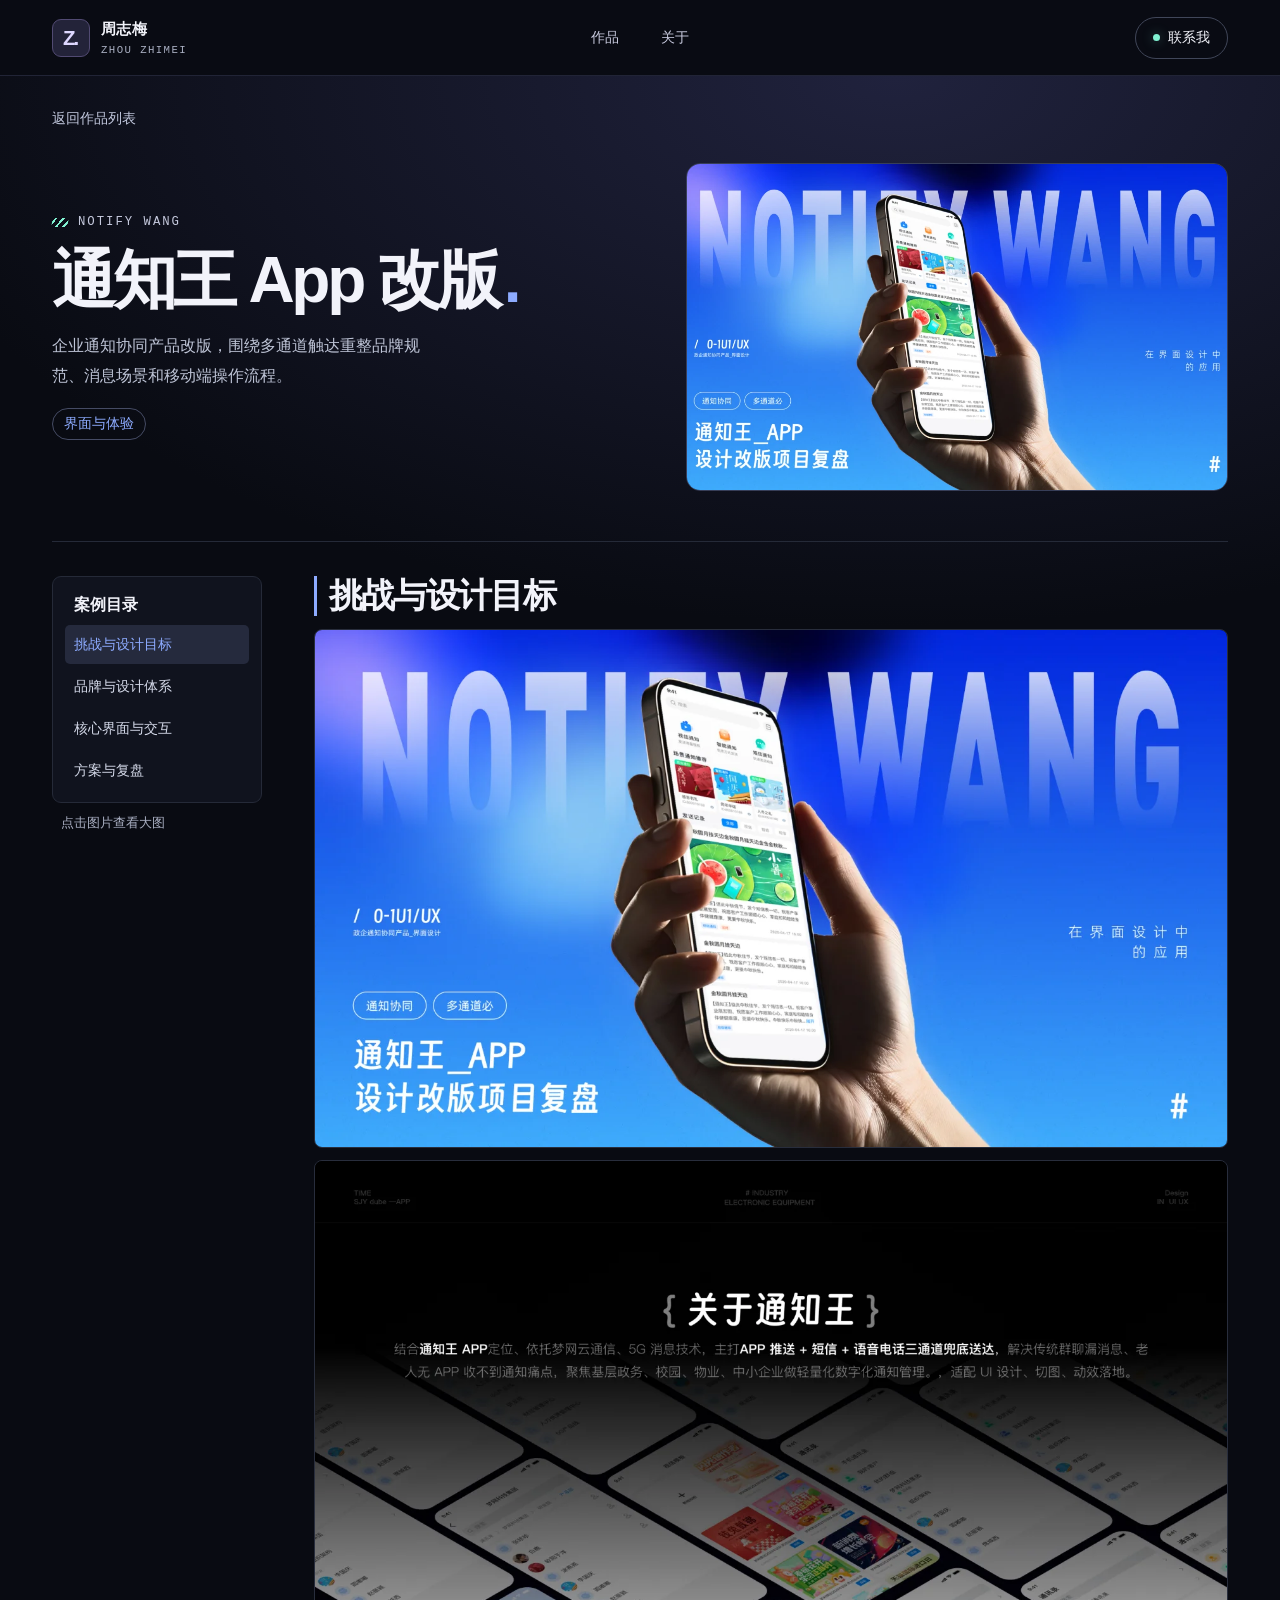
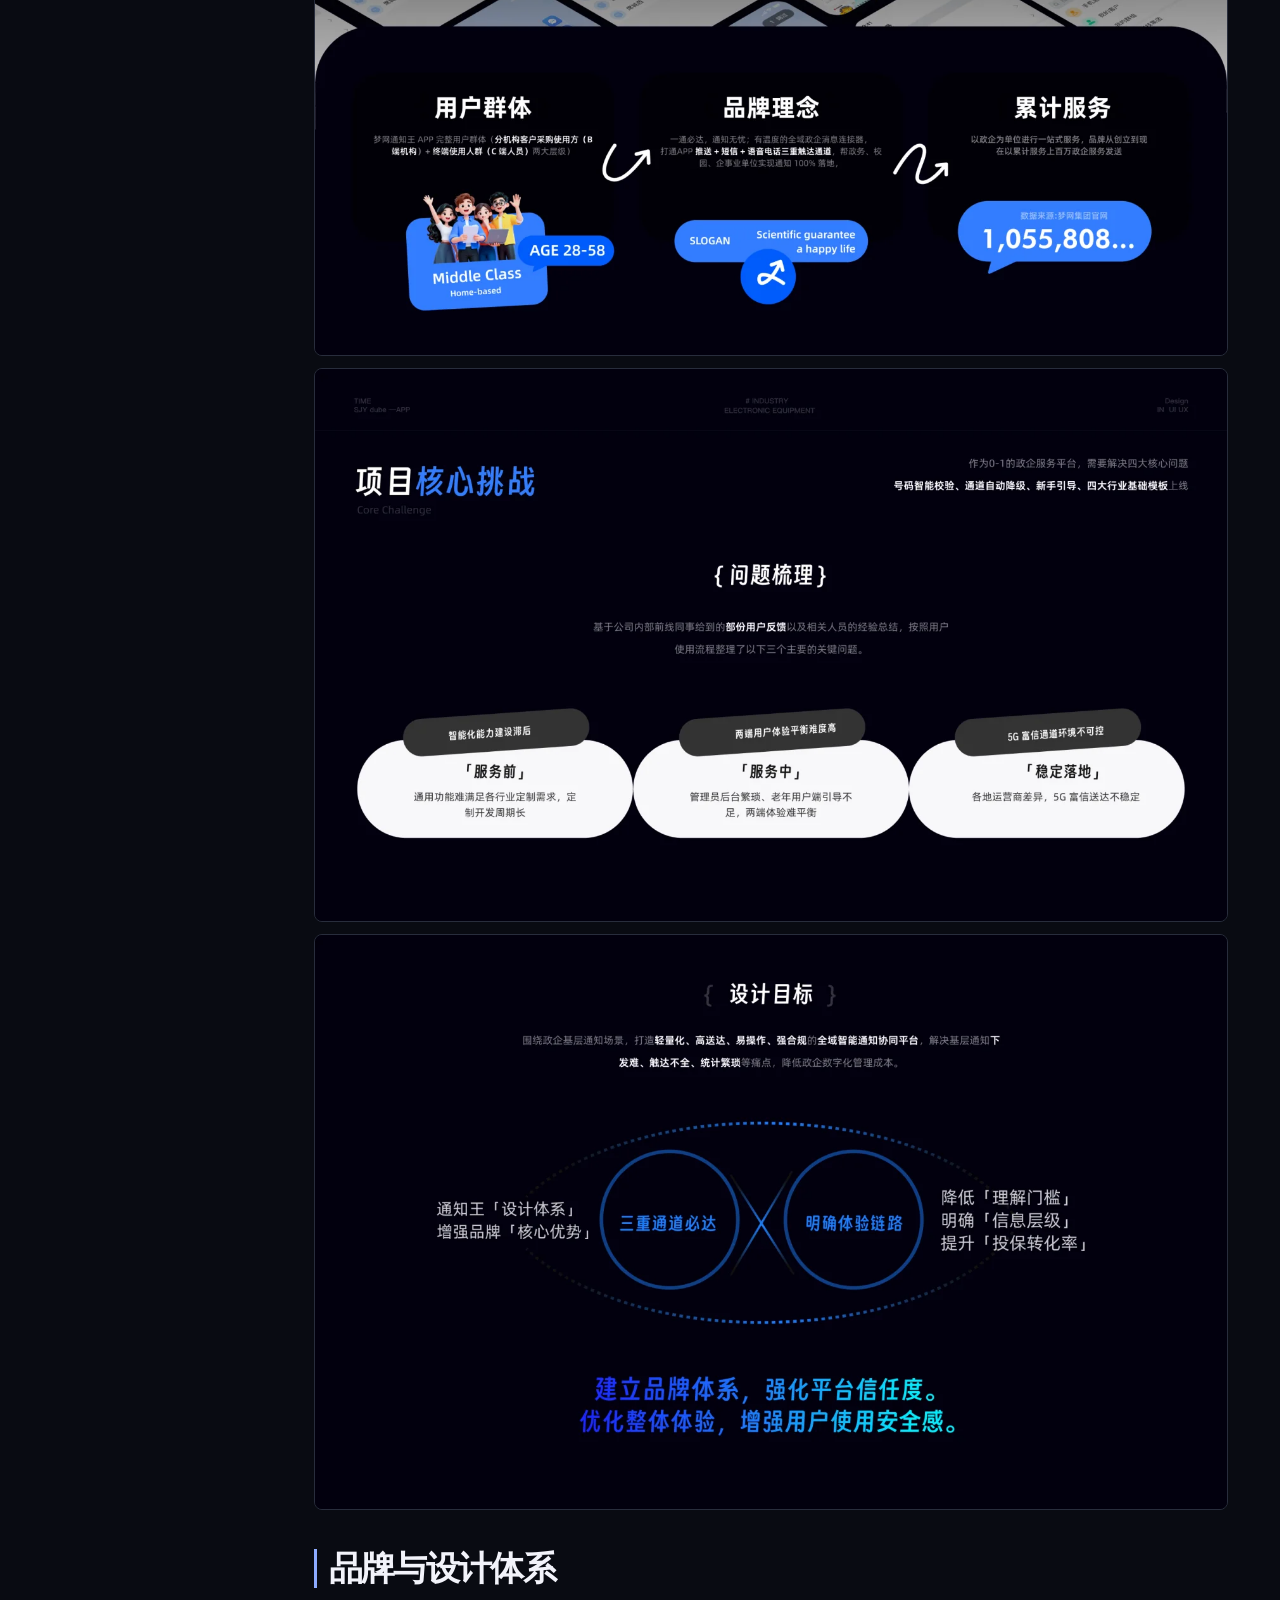
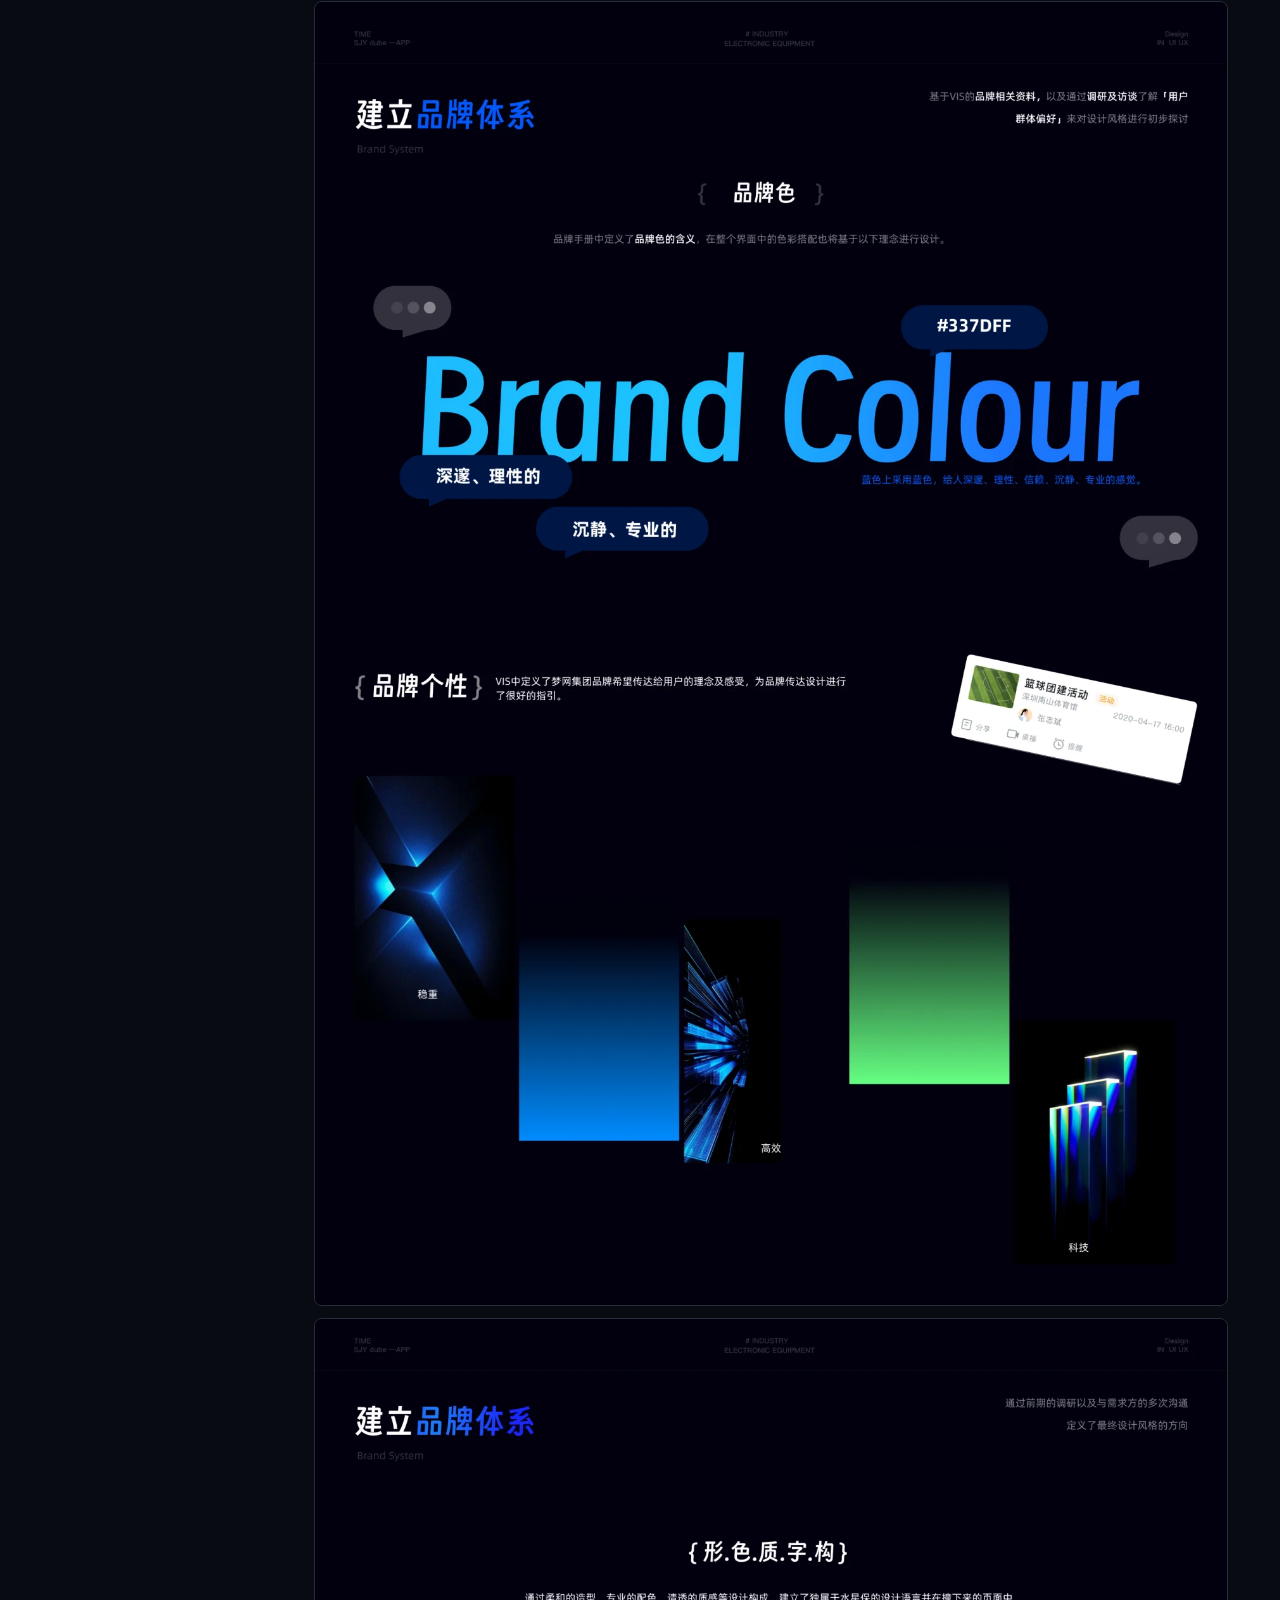
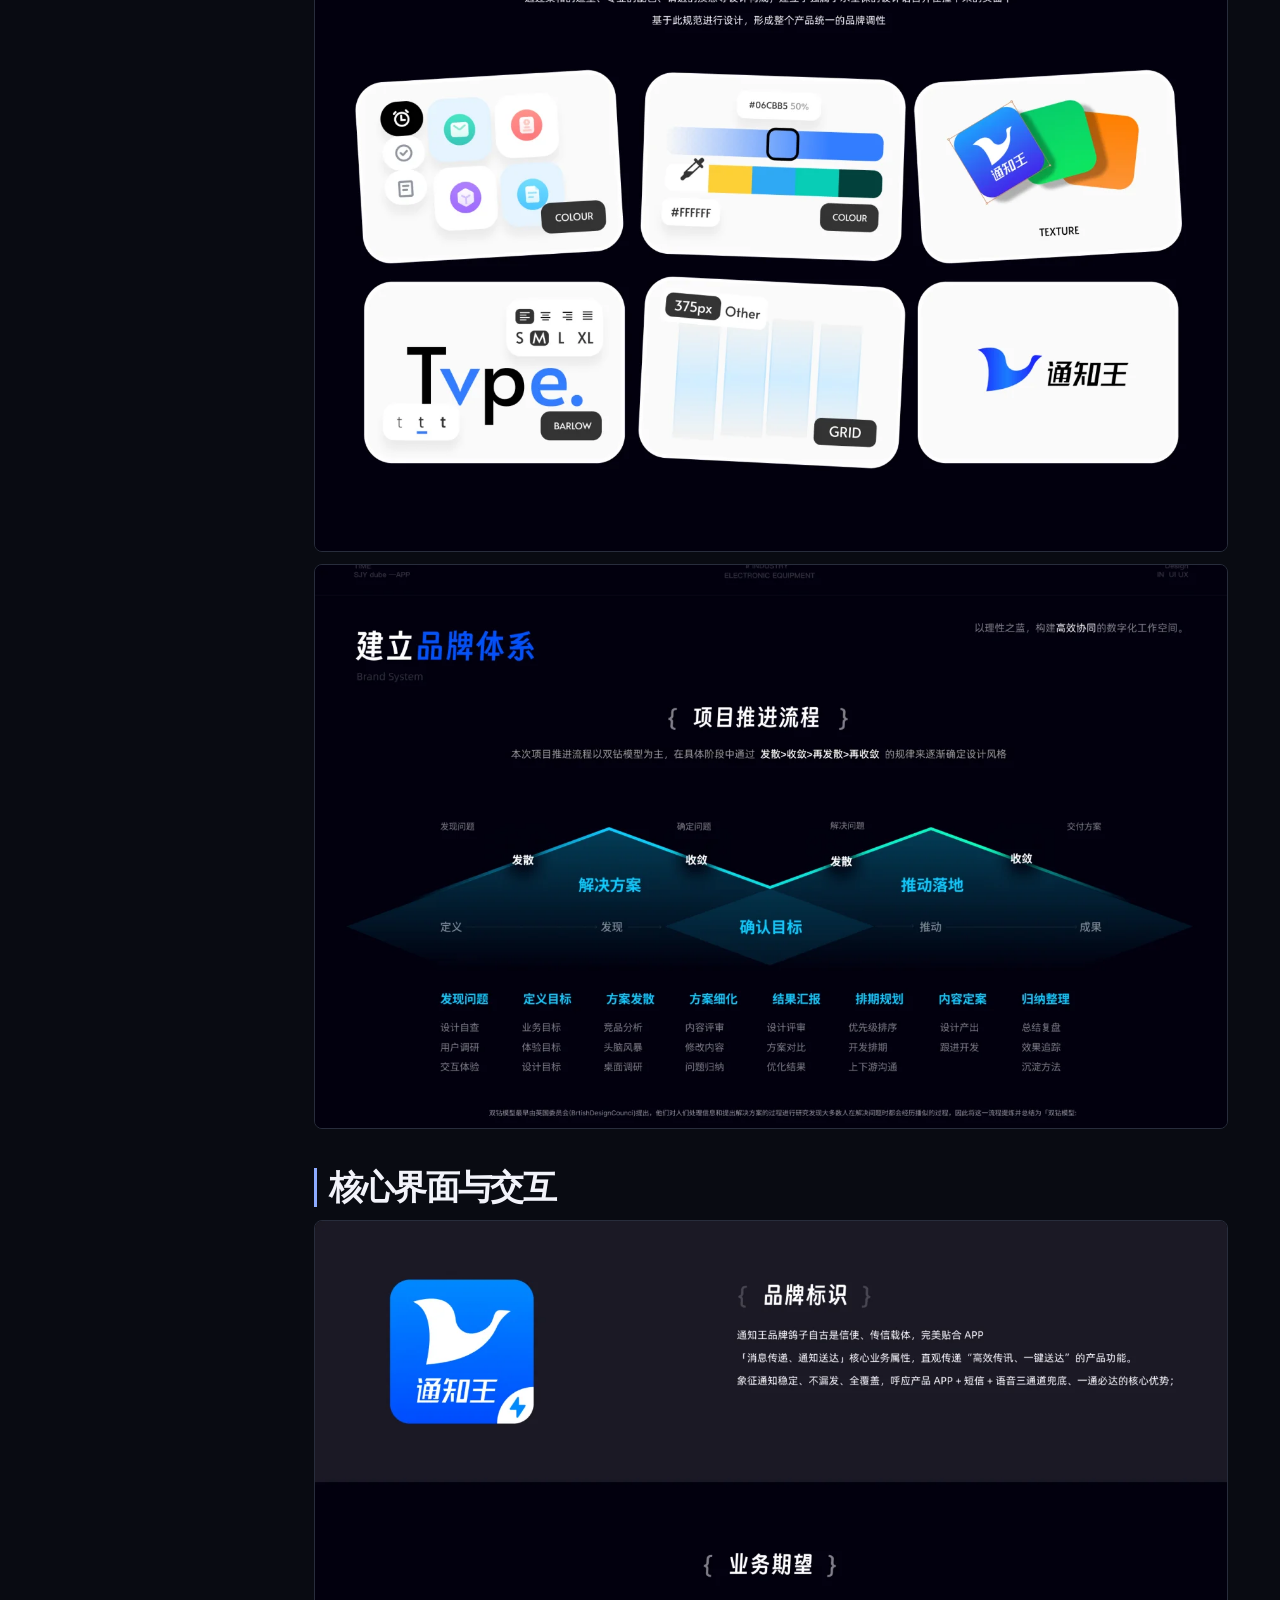
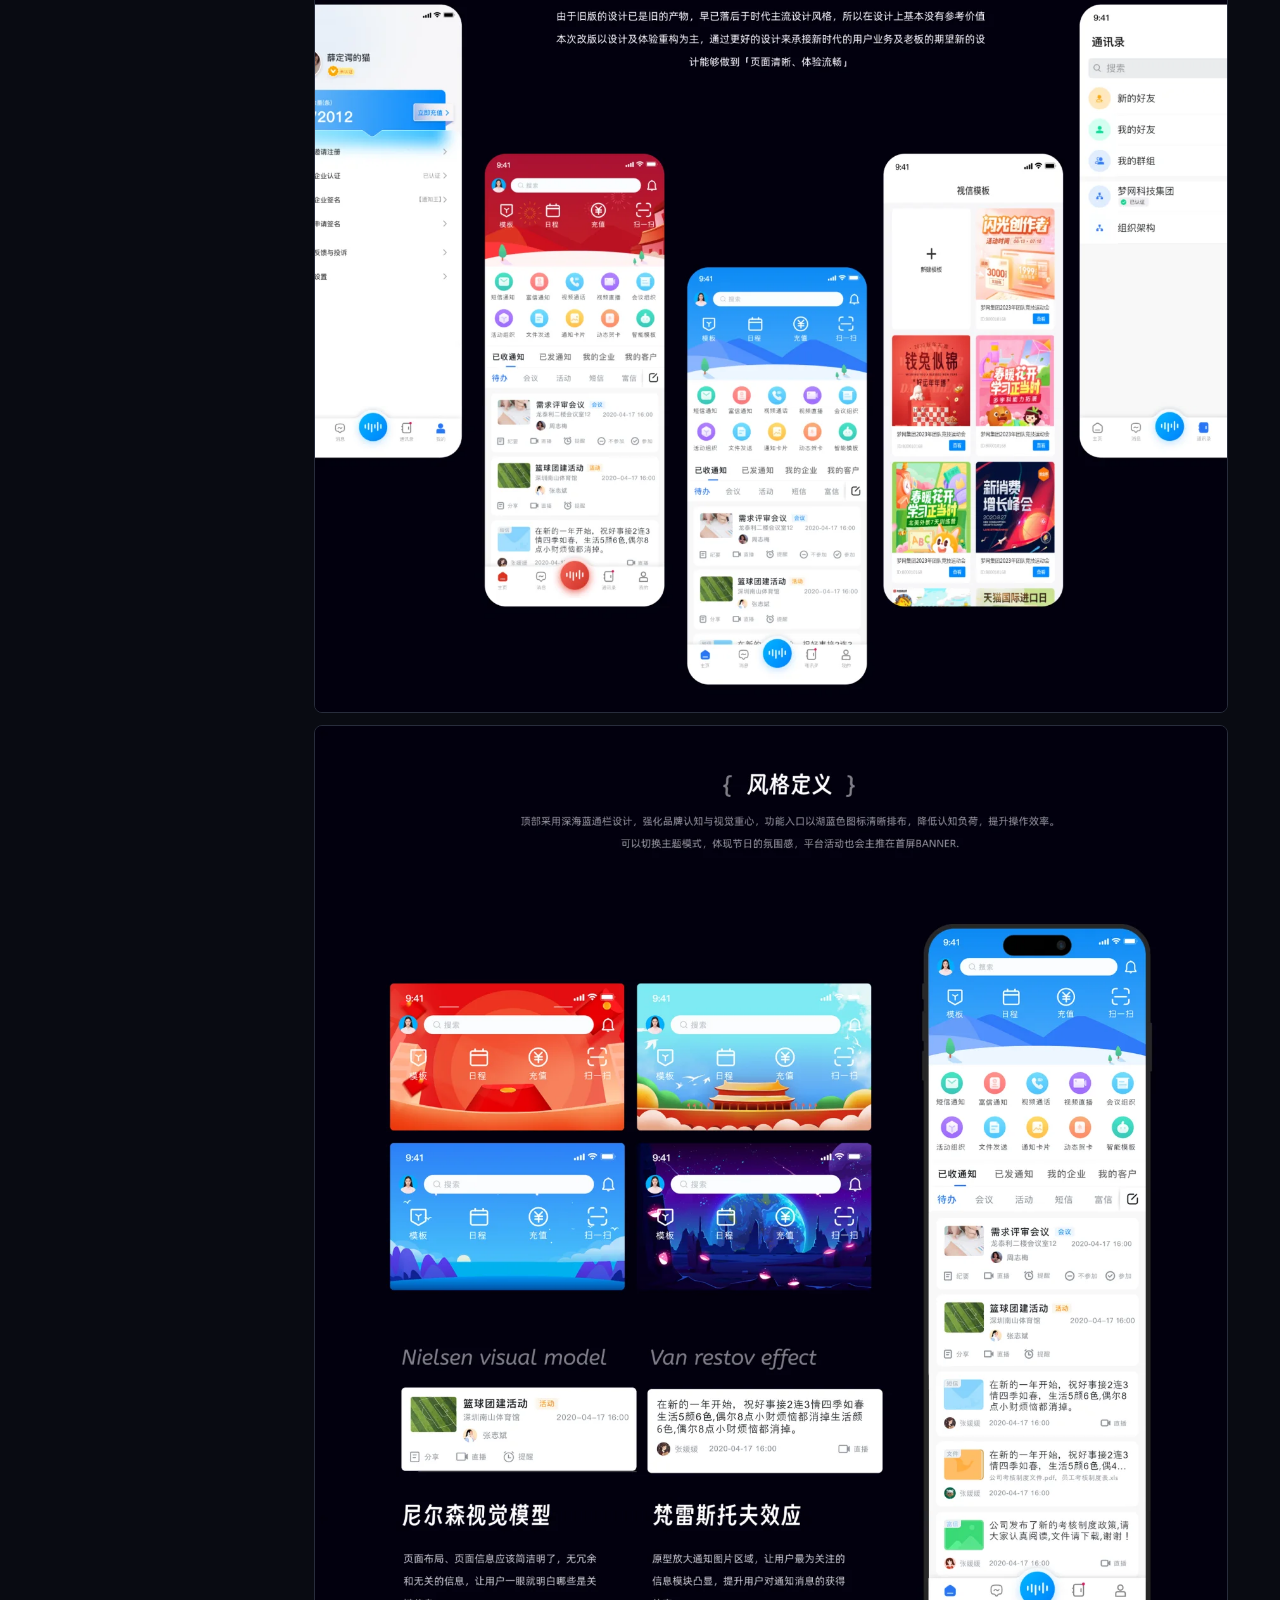
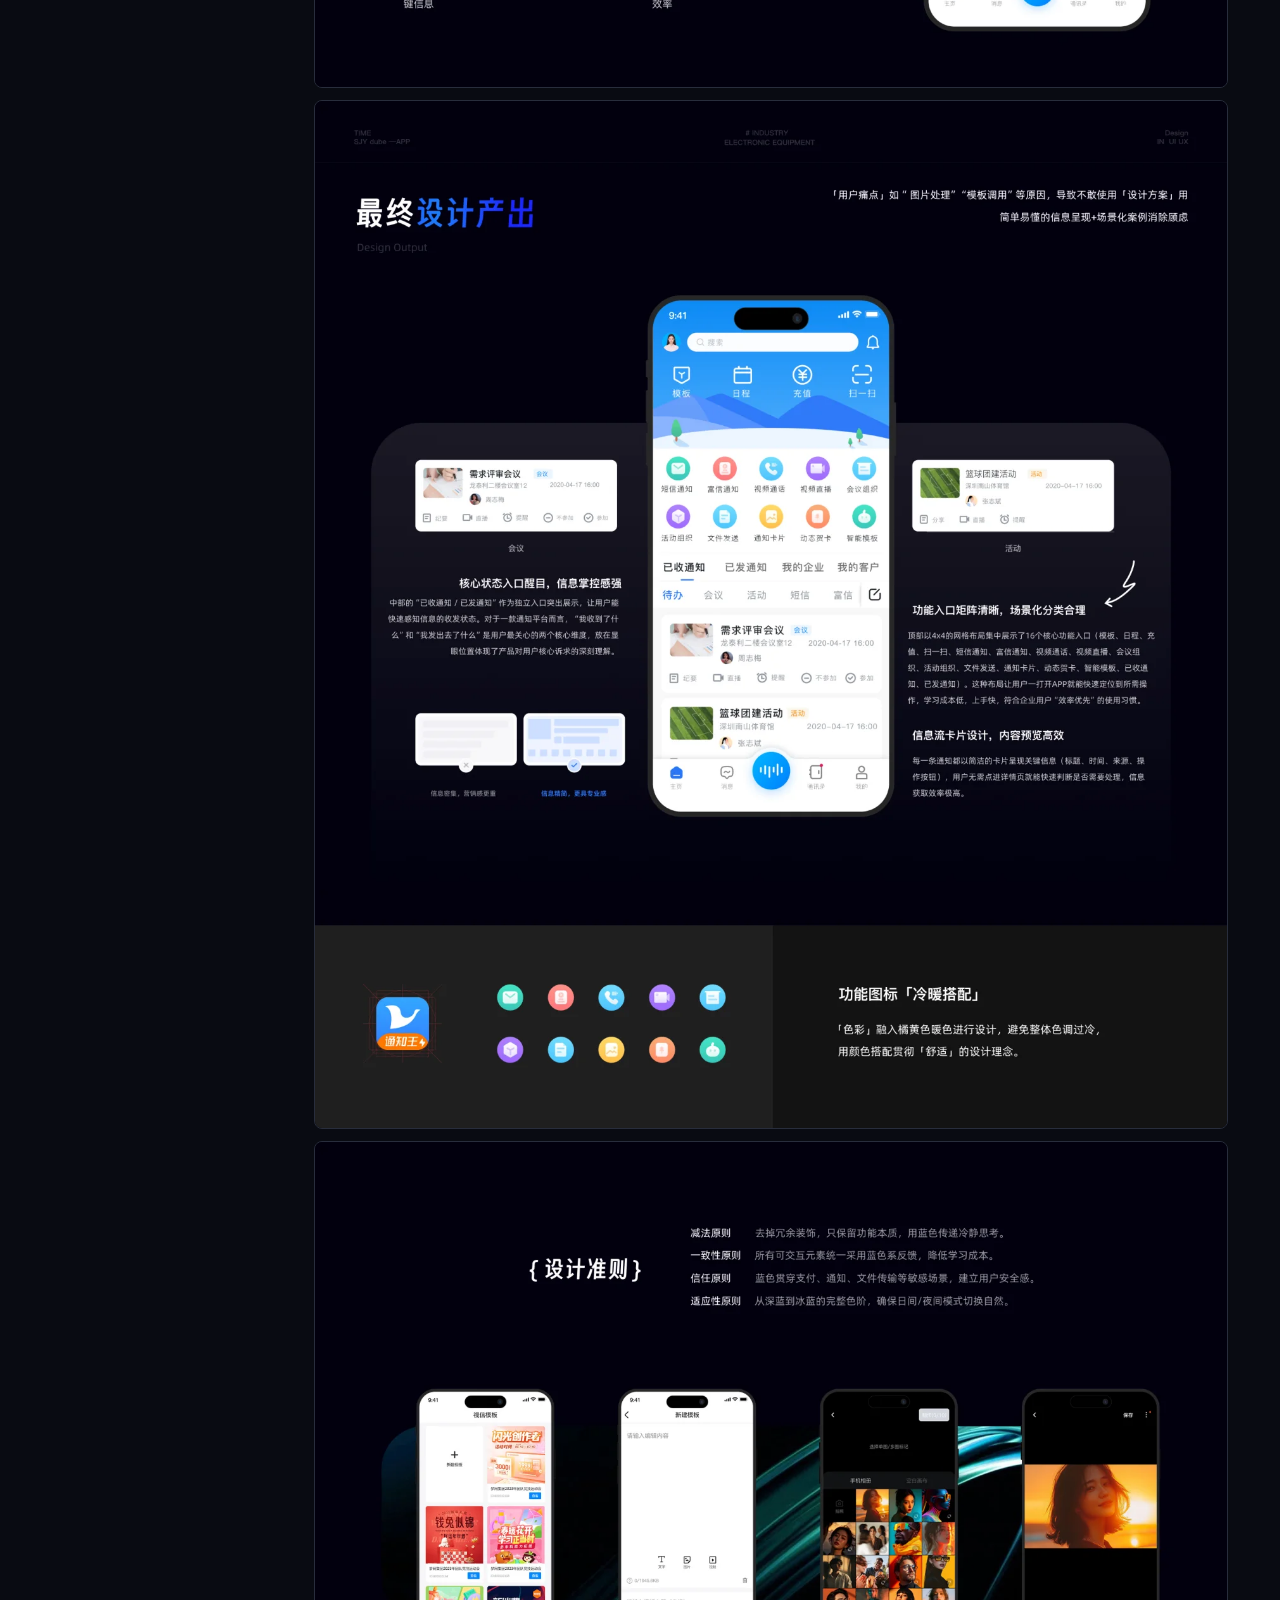
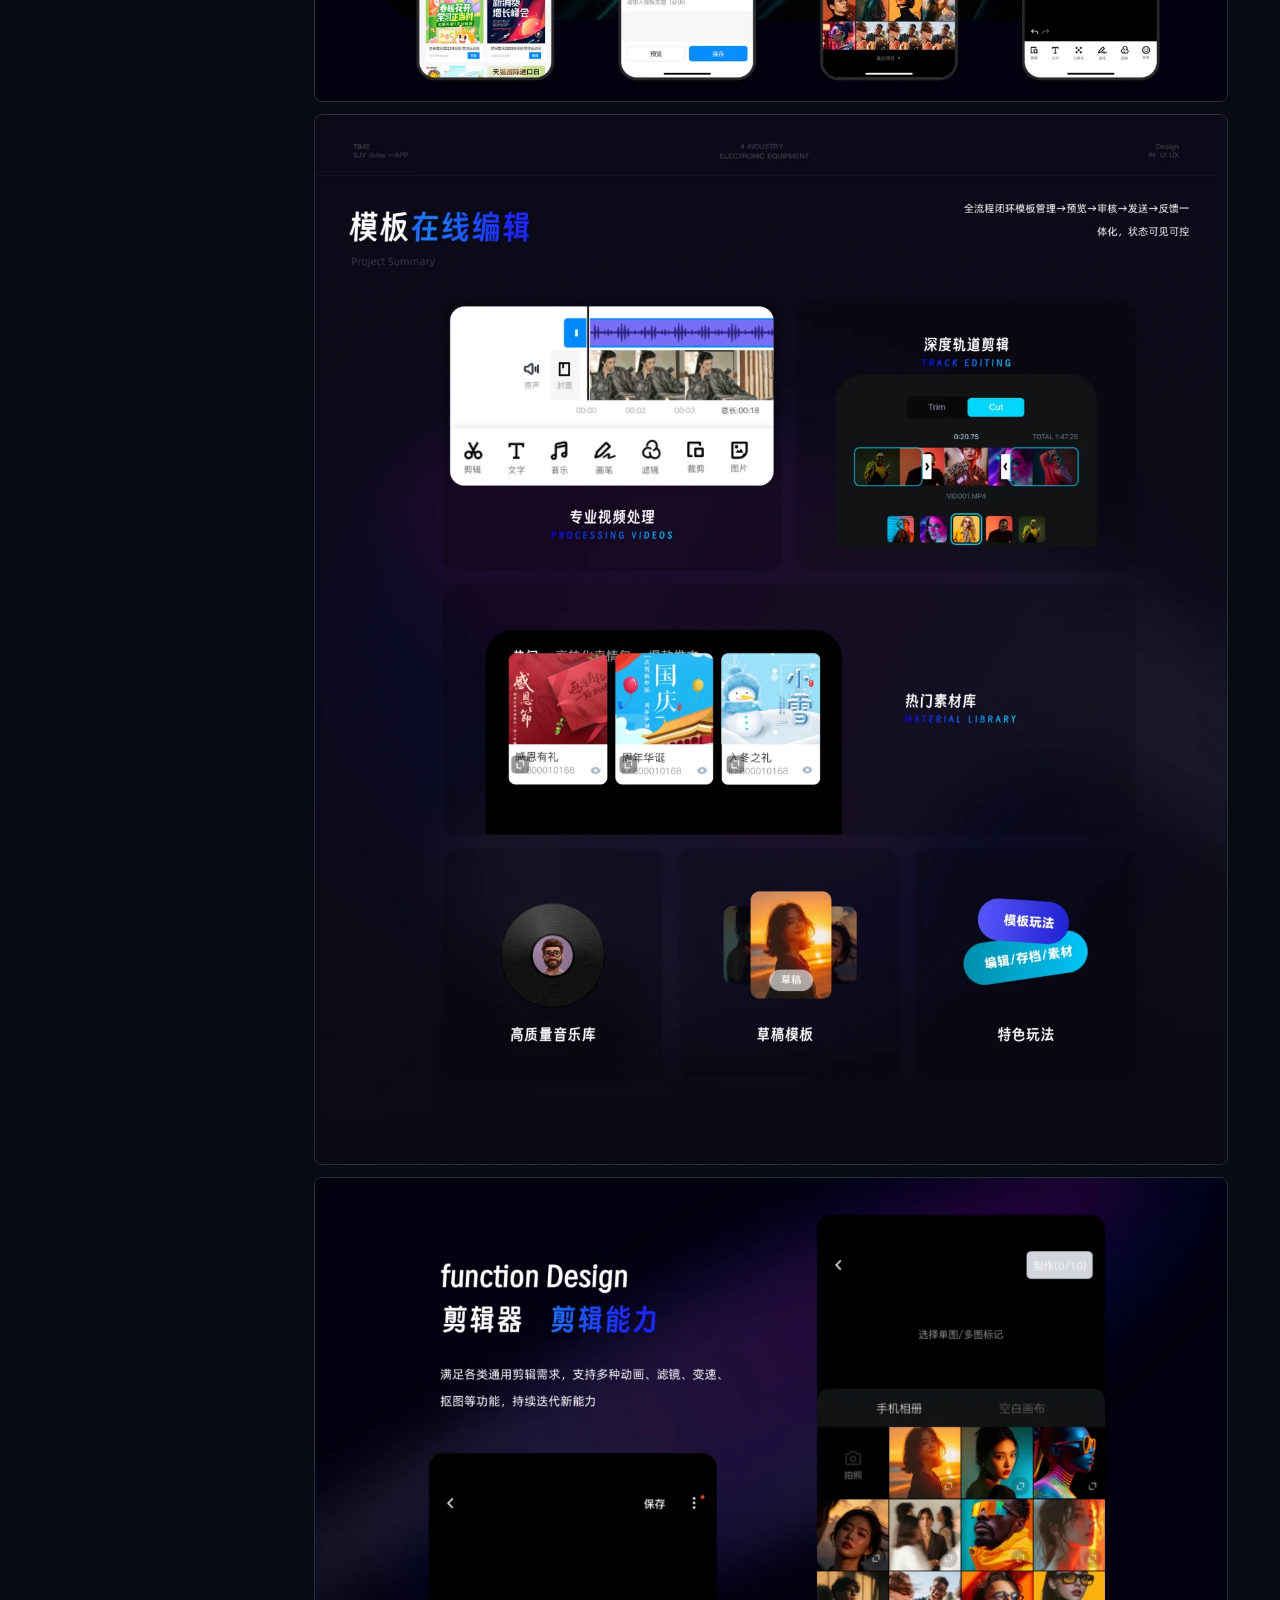
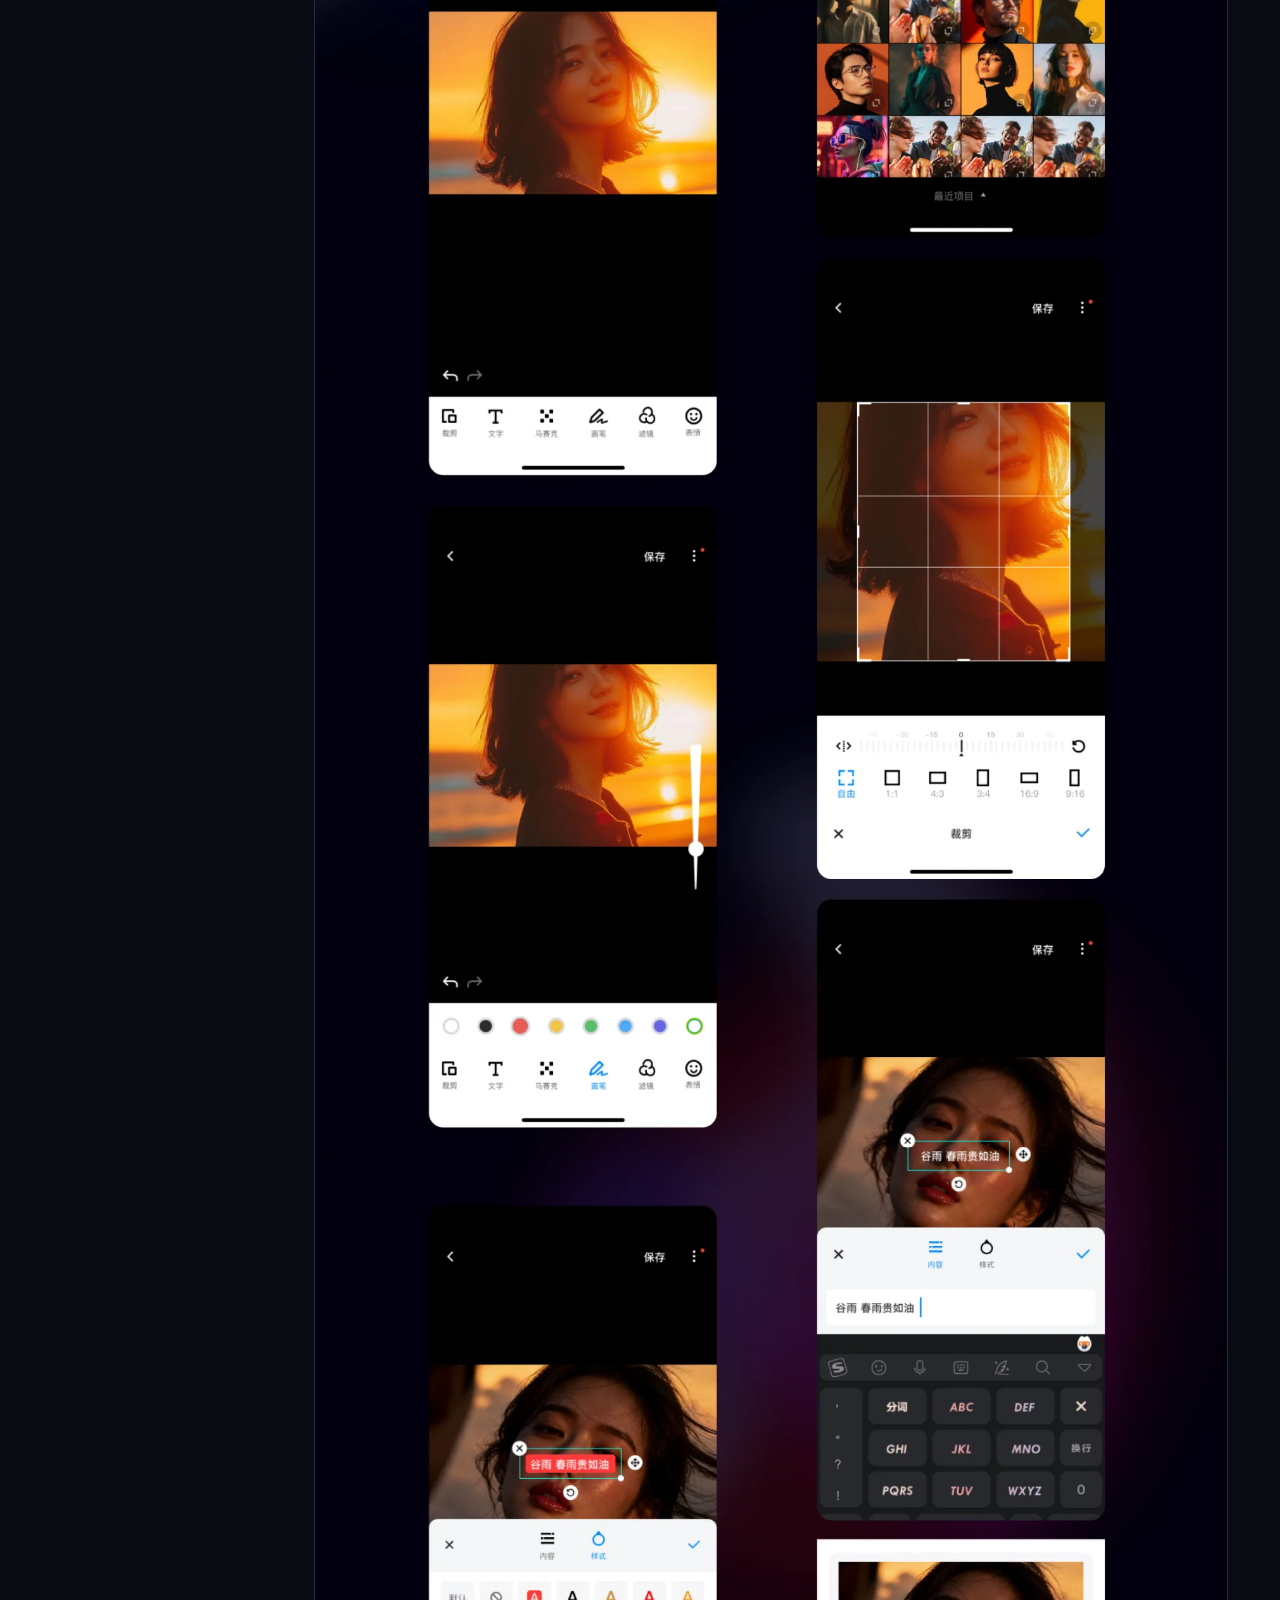
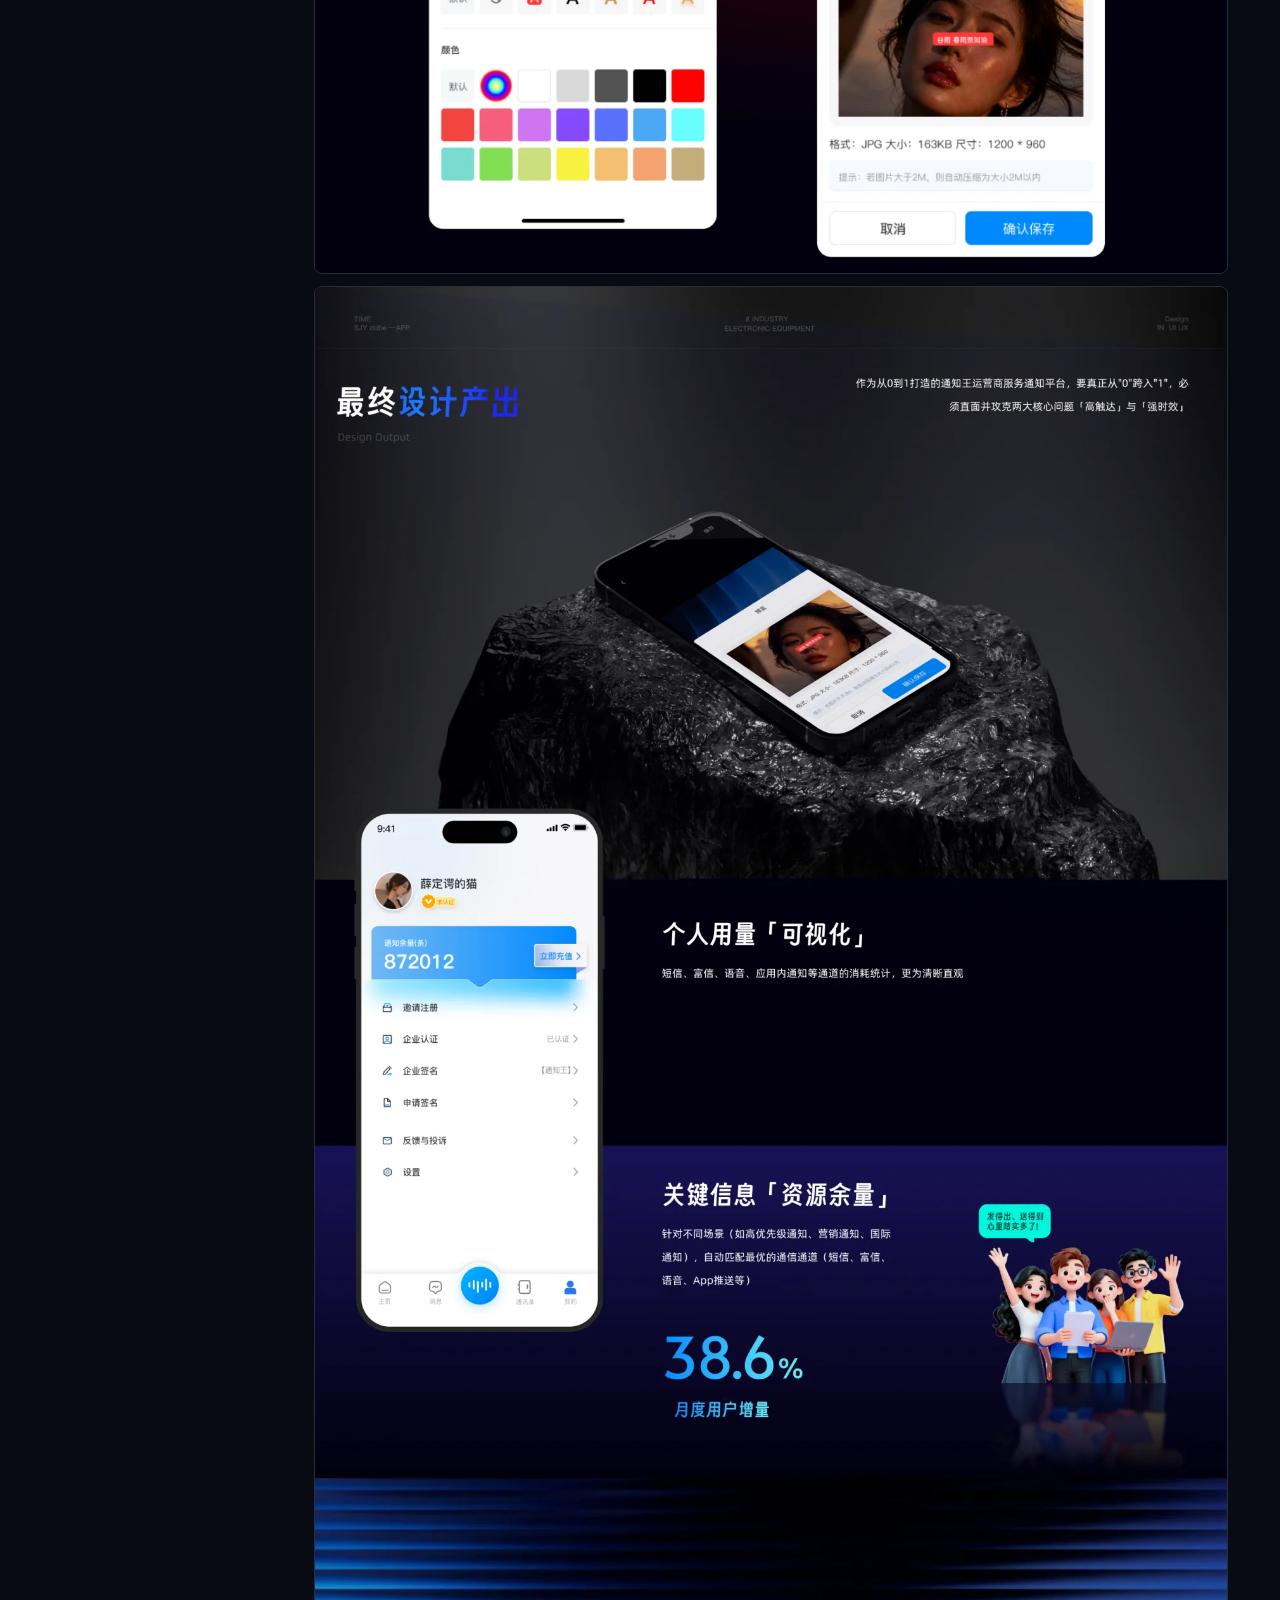
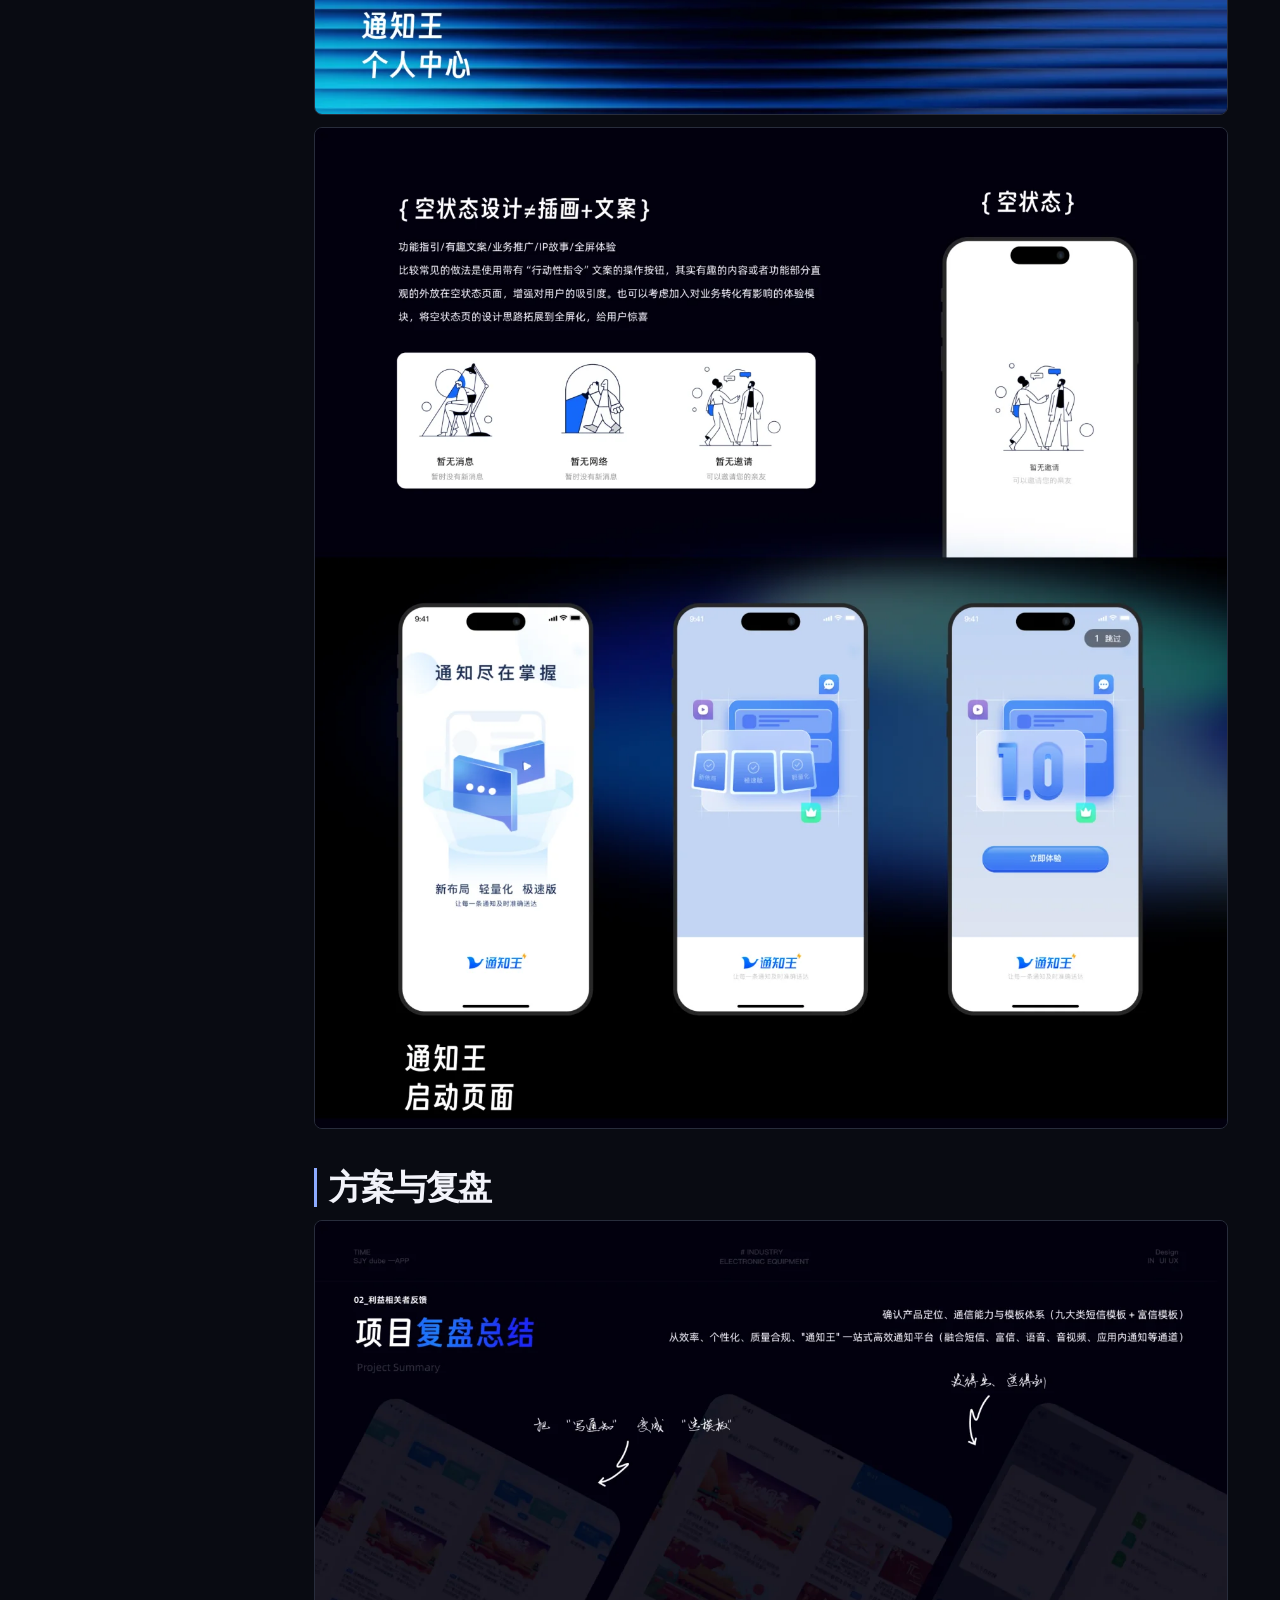
<file: work/notify/index.html>
<!doctype html>
<html lang="zh-CN" id="top">
<head><meta charset="utf-8"><meta name="viewport" content="width=device-width,initial-scale=1">
<meta name="theme-color" content="#090b12"><meta name="description" content="企业通知协同产品改版，围绕多通道触达重整品牌规范、消息场景和移动端操作流程。">
<title>通知王 App 改版 · 周志梅作品集</title><link rel="icon" href="../../favicon.svg" type="image/svg+xml">
<link rel="stylesheet" href="../../style.css"><script defer src="../../site.js"></script></head>
<body><a class="skip" href="#main">跳到主要内容</a>
<header class="topbar"><div class="wrap top-inner">
  <a class="identity" href="../../index.html" aria-label="周志梅 · 首页"><span class="monogram" aria-hidden="true">Z.</span><span>周志梅 <small>ZHOU ZHIMEI</small></span></a>
  <nav aria-label="主导航"><a href="../../index.html#work">作品</a><a href="../../index.html#about">关于</a></nav>
  <a class="top-contact" href="../../index.html#contact">联系我</a>
</div></header><main id="main" class="case" style="--project-color:#8dabff">
    <div class="wrap"><a class="backlink" href="../../index.html#work">返回作品列表</a>
    <section class="case-head">
      <div><p class="eyebrow"><span class="slash"></span> NOTIFY WANG</p><h1>通知王 App 改版<span class="section-dot">.</span></h1><p class="case-description">企业通知协同产品改版，围绕多通道触达重整品牌规范、消息场景和移动端操作流程。</p><p class="case-category">界面与体验</p></div>
      <div class="case-image"><img src="../../assets/notify.webp" alt="通知王 App 改版项目展示" width="1050" height="690" fetchpriority="high"></div>
    </section>
    <div class="case-layout">
      <aside class="case-aside"><nav aria-label="案例目录"><p>案例目录</p><a href="#chapter-1">挑战与设计目标</a><a href="#chapter-2">品牌与设计体系</a><a href="#chapter-3">核心界面与交互</a><a href="#chapter-4">方案与复盘</a></nav><p class="image-hint">点击图片查看大图</p></aside>
      <div class="case-story"><section class="case-chapter" id="chapter-1"><h2>挑战与设计目标</h2><div class="paper"><a class="page-shot" href="../../assets/p31-1.webp" aria-label="放大通知王 App 改版 · 挑战与设计目标 · PDF 第 31 页"><img src="../../assets/p31-1.webp" alt="通知王 App 改版 · 挑战与设计目标 · PDF 第 31 页" width="1440" height="816" decoding="async" loading="lazy"></a></div><div class="paper"><a class="page-shot" href="../../assets/p32-1.webp" aria-label="放大通知王 App 改版 · 挑战与设计目标 · PDF 第 32 页"><img src="../../assets/p32-1.webp" alt="通知王 App 改版 · 挑战与设计目标 · PDF 第 32 页" width="1440" height="1254" decoding="async" loading="lazy"></a></div><div class="paper"><a class="page-shot" href="../../assets/p33-1.webp" aria-label="放大通知王 App 改版 · 挑战与设计目标 · PDF 第 33 页"><img src="../../assets/p33-1.webp" alt="通知王 App 改版 · 挑战与设计目标 · PDF 第 33 页" width="1440" height="871" decoding="async" loading="lazy"></a></div><div class="paper"><a class="page-shot" href="../../assets/p34-1.webp" aria-label="放大通知王 App 改版 · 挑战与设计目标 · PDF 第 34 页"><img src="../../assets/p34-1.webp" alt="通知王 App 改版 · 挑战与设计目标 · PDF 第 34 页" width="1440" height="906" decoding="async" loading="lazy"></a></div></section><section class="case-chapter" id="chapter-2"><h2>品牌与设计体系</h2><div class="paper"><a class="page-shot" href="../../assets/p35-1.webp" aria-label="放大通知王 App 改版 · 品牌与设计体系 · PDF 第 35 页（第 1 部分）"><img src="../../assets/p35-1.webp" alt="通知王 App 改版 · 品牌与设计体系 · PDF 第 35 页（第 1 部分）" width="1440" height="1238" decoding="async" loading="lazy"></a><a class="page-shot" href="../../assets/p35-2.webp" aria-label="放大通知王 App 改版 · 品牌与设计体系 · PDF 第 35 页（第 2 部分）"><img src="../../assets/p35-2.webp" alt="通知王 App 改版 · 品牌与设计体系 · PDF 第 35 页（第 2 部分）" width="1440" height="818" decoding="async" loading="lazy"></a></div><div class="paper"><a class="page-shot" href="../../assets/p36-1.webp" aria-label="放大通知王 App 改版 · 品牌与设计体系 · PDF 第 36 页"><img src="../../assets/p36-1.webp" alt="通知王 App 改版 · 品牌与设计体系 · PDF 第 36 页" width="1440" height="1313" decoding="async" loading="lazy"></a></div><div class="paper"><a class="page-shot" href="../../assets/p37-1.webp" aria-label="放大通知王 App 改版 · 品牌与设计体系 · PDF 第 37 页"><img src="../../assets/p37-1.webp" alt="通知王 App 改版 · 品牌与设计体系 · PDF 第 37 页" width="1440" height="888" decoding="async" loading="lazy"></a></div></section><section class="case-chapter" id="chapter-3"><h2>核心界面与交互</h2><div class="paper"><a class="page-shot" href="../../assets/p38-1.webp" aria-label="放大通知王 App 改版 · 核心界面与交互 · PDF 第 38 页（第 1 部分）"><img src="../../assets/p38-1.webp" alt="通知王 App 改版 · 核心界面与交互 · PDF 第 38 页（第 1 部分）" width="1440" height="1238" decoding="async" loading="lazy"></a><a class="page-shot" href="../../assets/p38-2.webp" aria-label="放大通知王 App 改版 · 核心界面与交互 · PDF 第 38 页（第 2 部分）"><img src="../../assets/p38-2.webp" alt="通知王 App 改版 · 核心界面与交互 · PDF 第 38 页（第 2 部分）" width="1440" height="484" decoding="async" loading="lazy"></a></div><div class="paper"><a class="page-shot" href="../../assets/p39-1.webp" aria-label="放大通知王 App 改版 · 核心界面与交互 · PDF 第 39 页（第 1 部分）"><img src="../../assets/p39-1.webp" alt="通知王 App 改版 · 核心界面与交互 · PDF 第 39 页（第 1 部分）" width="1440" height="1238" decoding="async" loading="lazy"></a><a class="page-shot" href="../../assets/p39-2.webp" aria-label="放大通知王 App 改版 · 核心界面与交互 · PDF 第 39 页（第 2 部分）"><img src="../../assets/p39-2.webp" alt="通知王 App 改版 · 核心界面与交互 · PDF 第 39 页（第 2 部分）" width="1440" height="278" decoding="async" loading="lazy"></a></div><div class="paper"><a class="page-shot" href="../../assets/p40-1.webp" aria-label="放大通知王 App 改版 · 核心界面与交互 · PDF 第 40 页（第 1 部分）"><img src="../../assets/p40-1.webp" alt="通知王 App 改版 · 核心界面与交互 · PDF 第 40 页（第 1 部分）" width="1440" height="1238" decoding="async" loading="lazy"></a><a class="page-shot" href="../../assets/p40-2.webp" aria-label="放大通知王 App 改版 · 核心界面与交互 · PDF 第 40 页（第 2 部分）"><img src="../../assets/p40-2.webp" alt="通知王 App 改版 · 核心界面与交互 · PDF 第 40 页（第 2 部分）" width="1440" height="383" decoding="async" loading="lazy"></a></div><div class="paper"><a class="page-shot" href="../../assets/p41-1.webp" aria-label="放大通知王 App 改版 · 核心界面与交互 · PDF 第 41 页"><img src="../../assets/p41-1.webp" alt="通知王 App 改版 · 核心界面与交互 · PDF 第 41 页" width="1440" height="882" decoding="async" loading="lazy"></a></div><div class="paper"><a class="page-shot" href="../../assets/p42-1.webp" aria-label="放大通知王 App 改版 · 核心界面与交互 · PDF 第 42 页（第 1 部分）"><img src="../../assets/p42-1.webp" alt="通知王 App 改版 · 核心界面与交互 · PDF 第 42 页（第 1 部分）" width="1440" height="1238" decoding="async" loading="lazy"></a><a class="page-shot" href="../../assets/p42-2.webp" aria-label="放大通知王 App 改版 · 核心界面与交互 · PDF 第 42 页（第 2 部分）"><img src="../../assets/p42-2.webp" alt="通知王 App 改版 · 核心界面与交互 · PDF 第 42 页（第 2 部分）" width="1440" height="418" decoding="async" loading="lazy"></a></div><div class="paper"><a class="page-shot" href="../../assets/p43-1.webp" aria-label="放大通知王 App 改版 · 核心界面与交互 · PDF 第 43 页（第 1 部分）"><img src="../../assets/p43-1.webp" alt="通知王 App 改版 · 核心界面与交互 · PDF 第 43 页（第 1 部分）" width="1440" height="1238" decoding="async" loading="lazy"></a><a class="page-shot" href="../../assets/p43-2.webp" aria-label="放大通知王 App 改版 · 核心界面与交互 · PDF 第 43 页（第 2 部分）"><img src="../../assets/p43-2.webp" alt="通知王 App 改版 · 核心界面与交互 · PDF 第 43 页（第 2 部分）" width="1440" height="1238" decoding="async" loading="lazy"></a><a class="page-shot" href="../../assets/p43-3.webp" aria-label="放大通知王 App 改版 · 核心界面与交互 · PDF 第 43 页（第 3 部分）"><img src="../../assets/p43-3.webp" alt="通知王 App 改版 · 核心界面与交互 · PDF 第 43 页（第 3 部分）" width="1440" height="1146" decoding="async" loading="lazy"></a></div><div class="paper"><a class="page-shot" href="../../assets/p44-1.webp" aria-label="放大通知王 App 改版 · 核心界面与交互 · PDF 第 44 页（第 1 部分）"><img src="../../assets/p44-1.webp" alt="通知王 App 改版 · 核心界面与交互 · PDF 第 44 页（第 1 部分）" width="1440" height="1238" decoding="async" loading="lazy"></a><a class="page-shot" href="../../assets/p44-2.webp" aria-label="放大通知王 App 改版 · 核心界面与交互 · PDF 第 44 页（第 2 部分）"><img src="../../assets/p44-2.webp" alt="通知王 App 改版 · 核心界面与交互 · PDF 第 44 页（第 2 部分）" width="1440" height="1013" decoding="async" loading="lazy"></a></div><div class="paper"><a class="page-shot" href="../../assets/p45-1.webp" aria-label="放大通知王 App 改版 · 核心界面与交互 · PDF 第 45 页（第 1 部分）"><img src="../../assets/p45-1.webp" alt="通知王 App 改版 · 核心界面与交互 · PDF 第 45 页（第 1 部分）" width="1440" height="1238" decoding="async" loading="lazy"></a><a class="page-shot" href="../../assets/p45-2.webp" aria-label="放大通知王 App 改版 · 核心界面与交互 · PDF 第 45 页（第 2 部分）"><img src="../../assets/p45-2.webp" alt="通知王 App 改版 · 核心界面与交互 · PDF 第 45 页（第 2 部分）" width="1440" height="341" decoding="async" loading="lazy"></a></div></section><section class="case-chapter" id="chapter-4"><h2>方案与复盘</h2><div class="paper"><a class="page-shot" href="../../assets/p46-1.webp" aria-label="放大通知王 App 改版 · 方案与复盘 · PDF 第 46 页"><img src="../../assets/p46-1.webp" alt="通知王 App 改版 · 方案与复盘 · PDF 第 46 页" width="1440" height="624" decoding="async" loading="lazy"></a></div><div class="paper"><a class="page-shot" href="../../assets/p47-1.webp" aria-label="放大通知王 App 改版 · 方案与复盘 · PDF 第 47 页"><img src="../../assets/p47-1.webp" alt="通知王 App 改版 · 方案与复盘 · PDF 第 47 页" width="1440" height="801" decoding="async" loading="lazy"></a></div><div class="paper"><a class="page-shot" href="../../assets/p48-1.webp" aria-label="放大通知王 App 改版 · 方案与复盘 · PDF 第 48 页"><img src="../../assets/p48-1.webp" alt="通知王 App 改版 · 方案与复盘 · PDF 第 48 页" width="1440" height="1468" decoding="async" loading="lazy"></a></div><div class="paper"><a class="page-shot" href="../../assets/p49-1.webp" aria-label="放大通知王 App 改版 · 方案与复盘 · PDF 第 49 页"><img src="../../assets/p49-1.webp" alt="通知王 App 改版 · 方案与复盘 · PDF 第 49 页" width="1440" height="963" decoding="async" loading="lazy"></a></div><div class="paper"><a class="page-shot" href="../../assets/p50-1.webp" aria-label="放大通知王 App 改版 · 方案与复盘 · PDF 第 50 页"><img src="../../assets/p50-1.webp" alt="通知王 App 改版 · 方案与复盘 · PDF 第 50 页" width="1440" height="793" decoding="async" loading="lazy"></a></div></section></div>
    </div>
    <section class="next-case" aria-label="下一案例"><p class="eyebrow"><span class="slash"></span> NEXT PROJECT</p><article class="work-card" data-category="ui" style="--project-color:#ff9d83">
<a class="card-link" href="../../work/rong/index.html" aria-label="查看案例：容易配商城 App">
  <div class="card-media"><img src="../../assets/rong.webp" alt="" loading="lazy" decoding="async" width="1050" height="690"></div>
  <div class="card-caption"><div><p>界面与体验 <span>·</span> Rong Yi Pei</p><h3>容易配商城 App</h3></div><span class="card-open" aria-hidden="true"></span></div>
</a></article></section>
  </div><dialog class="lightbox" aria-label="作品大图">
  <div class="lightbar"><button type="button" data-image-step="-1">上一张</button><span class="image-position" aria-live="polite"></span><button type="button" data-image-step="1">下一张</button><button type="button" class="zoom-toggle" aria-pressed="false">放大</button><button type="button" class="light-close">关闭</button></div>
  <div class="light-scroll" tabindex="0" aria-label="滚动查看图片细节"><img alt=""></div>
</dialog></main><footer class="footer"><div class="wrap footer-in">
    <a class="identity" href="../../index.html"><span class="monogram" aria-hidden="true">Z.</span><span>周志梅 <small>ZHOU ZHIMEI</small></span></a>
    <span>个人设计作品集 · Portfolio</span><a href="#top">回到顶部</a>
</div></footer></body>
</html>
</file>
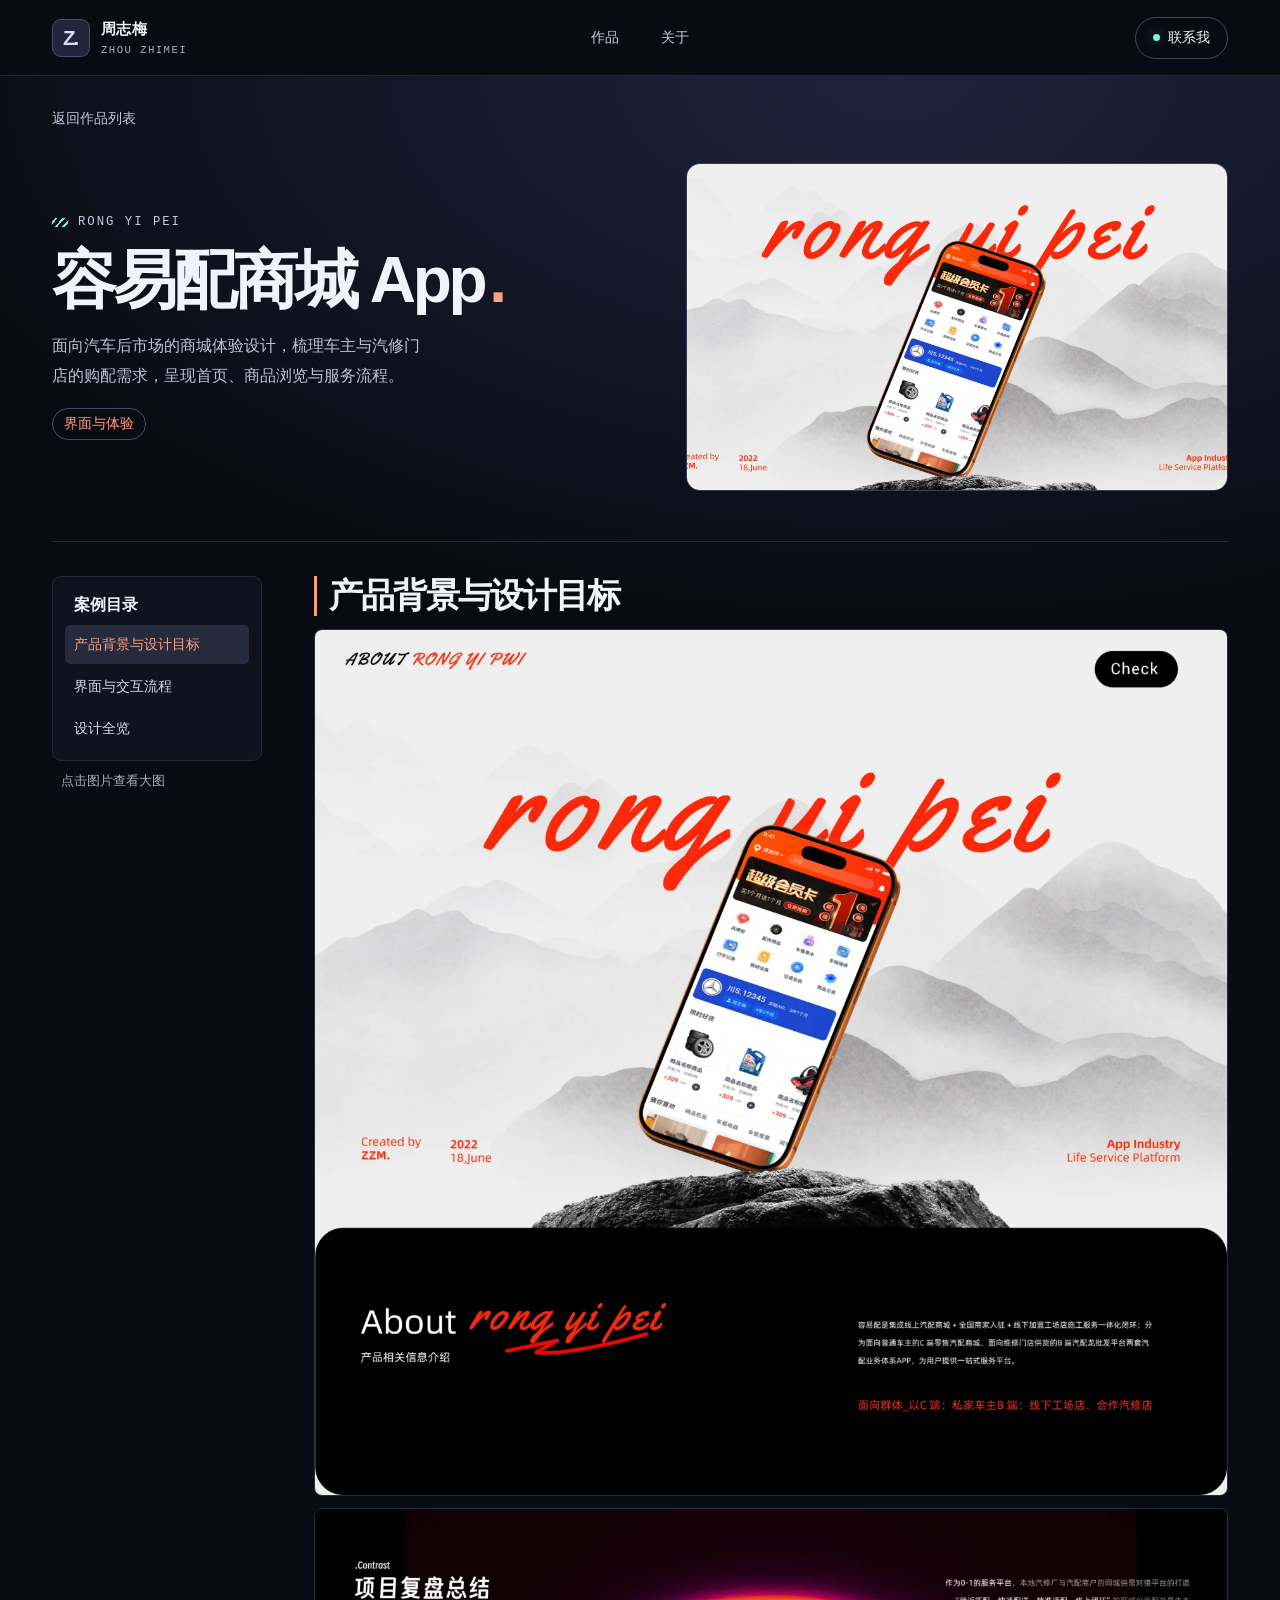
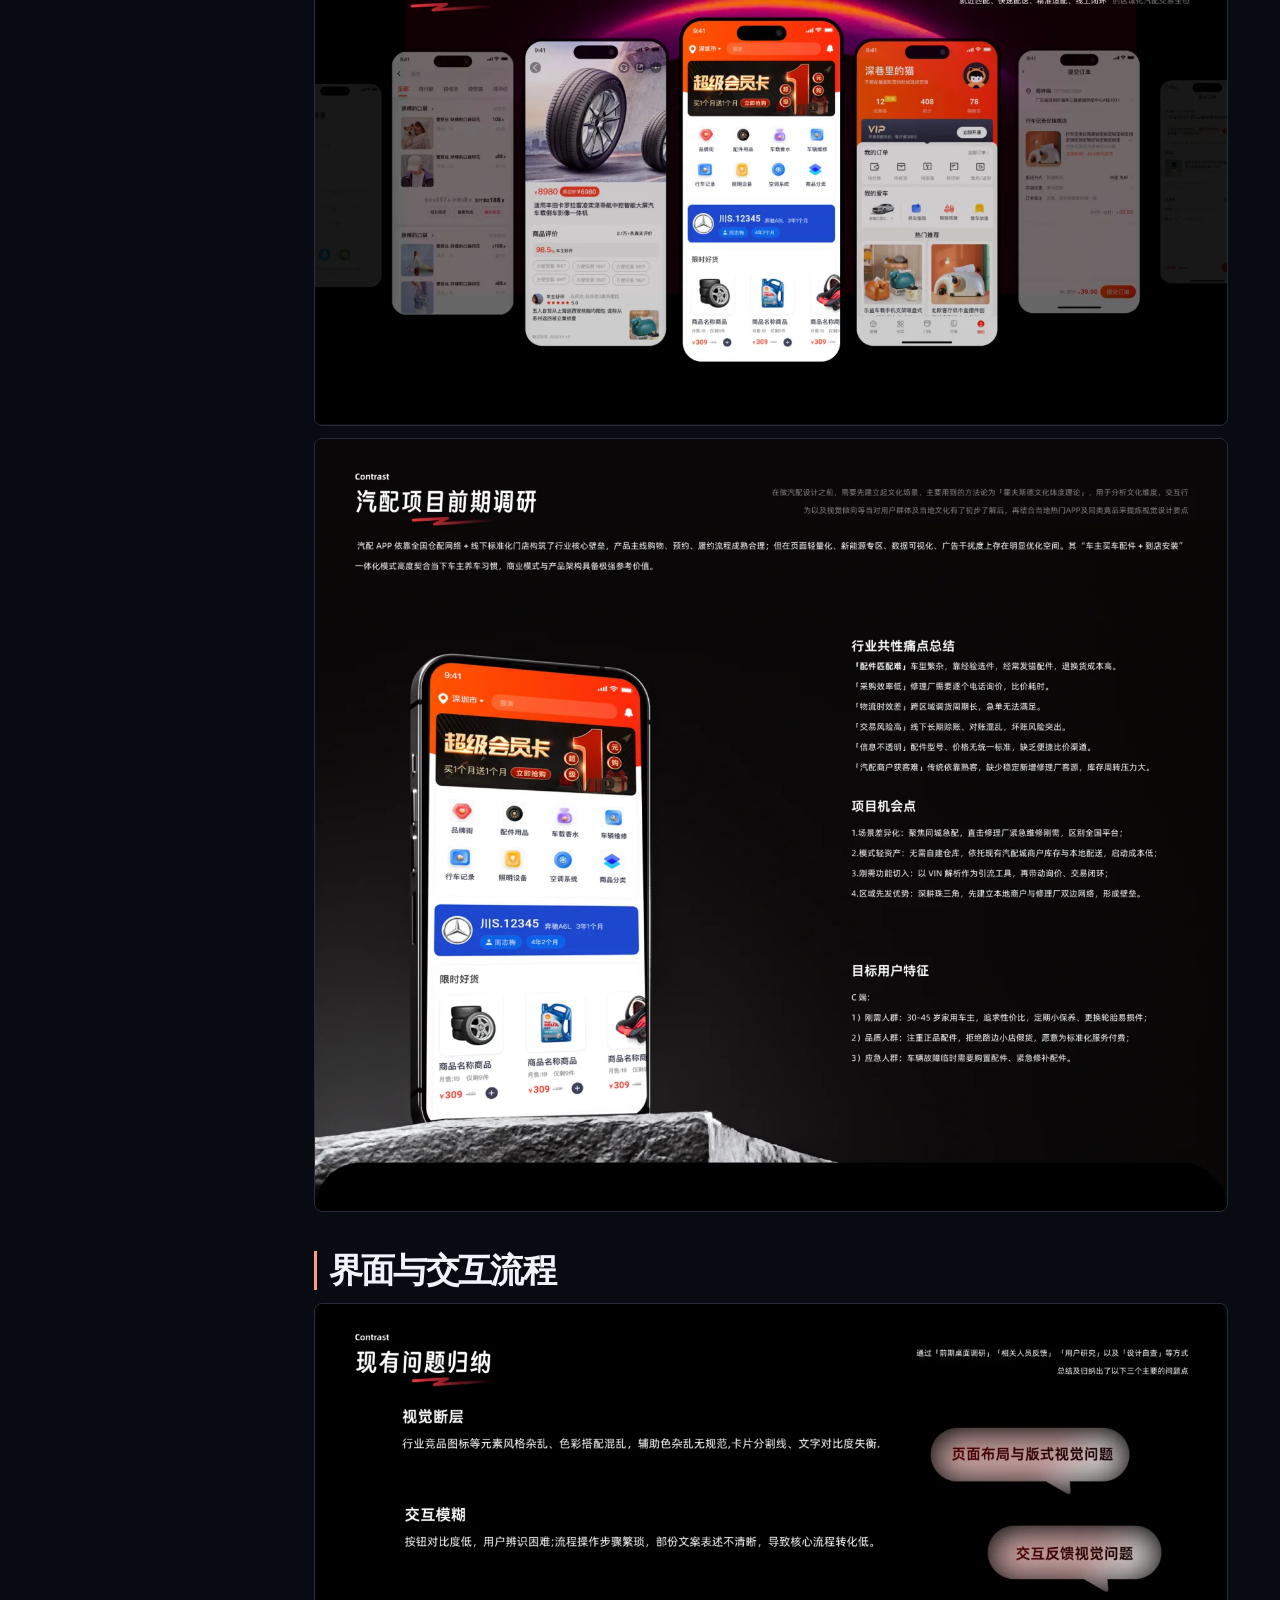
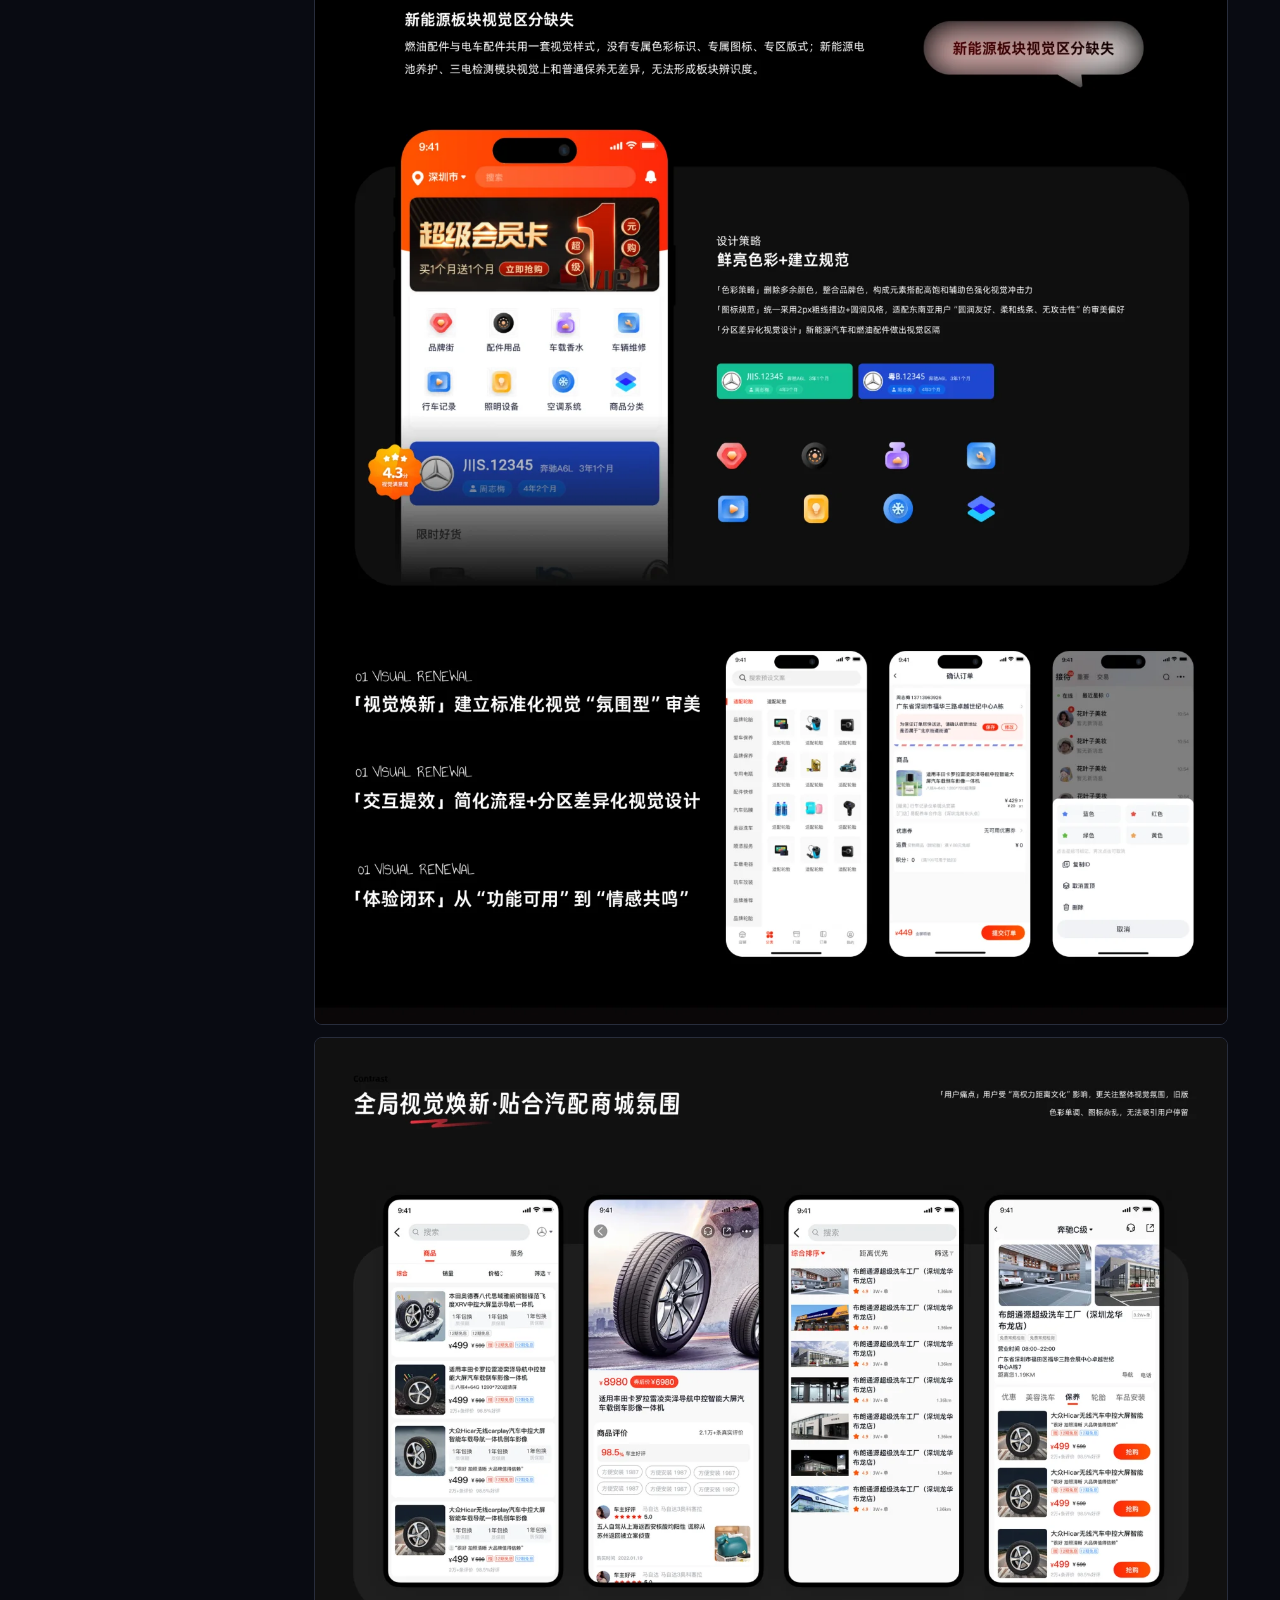
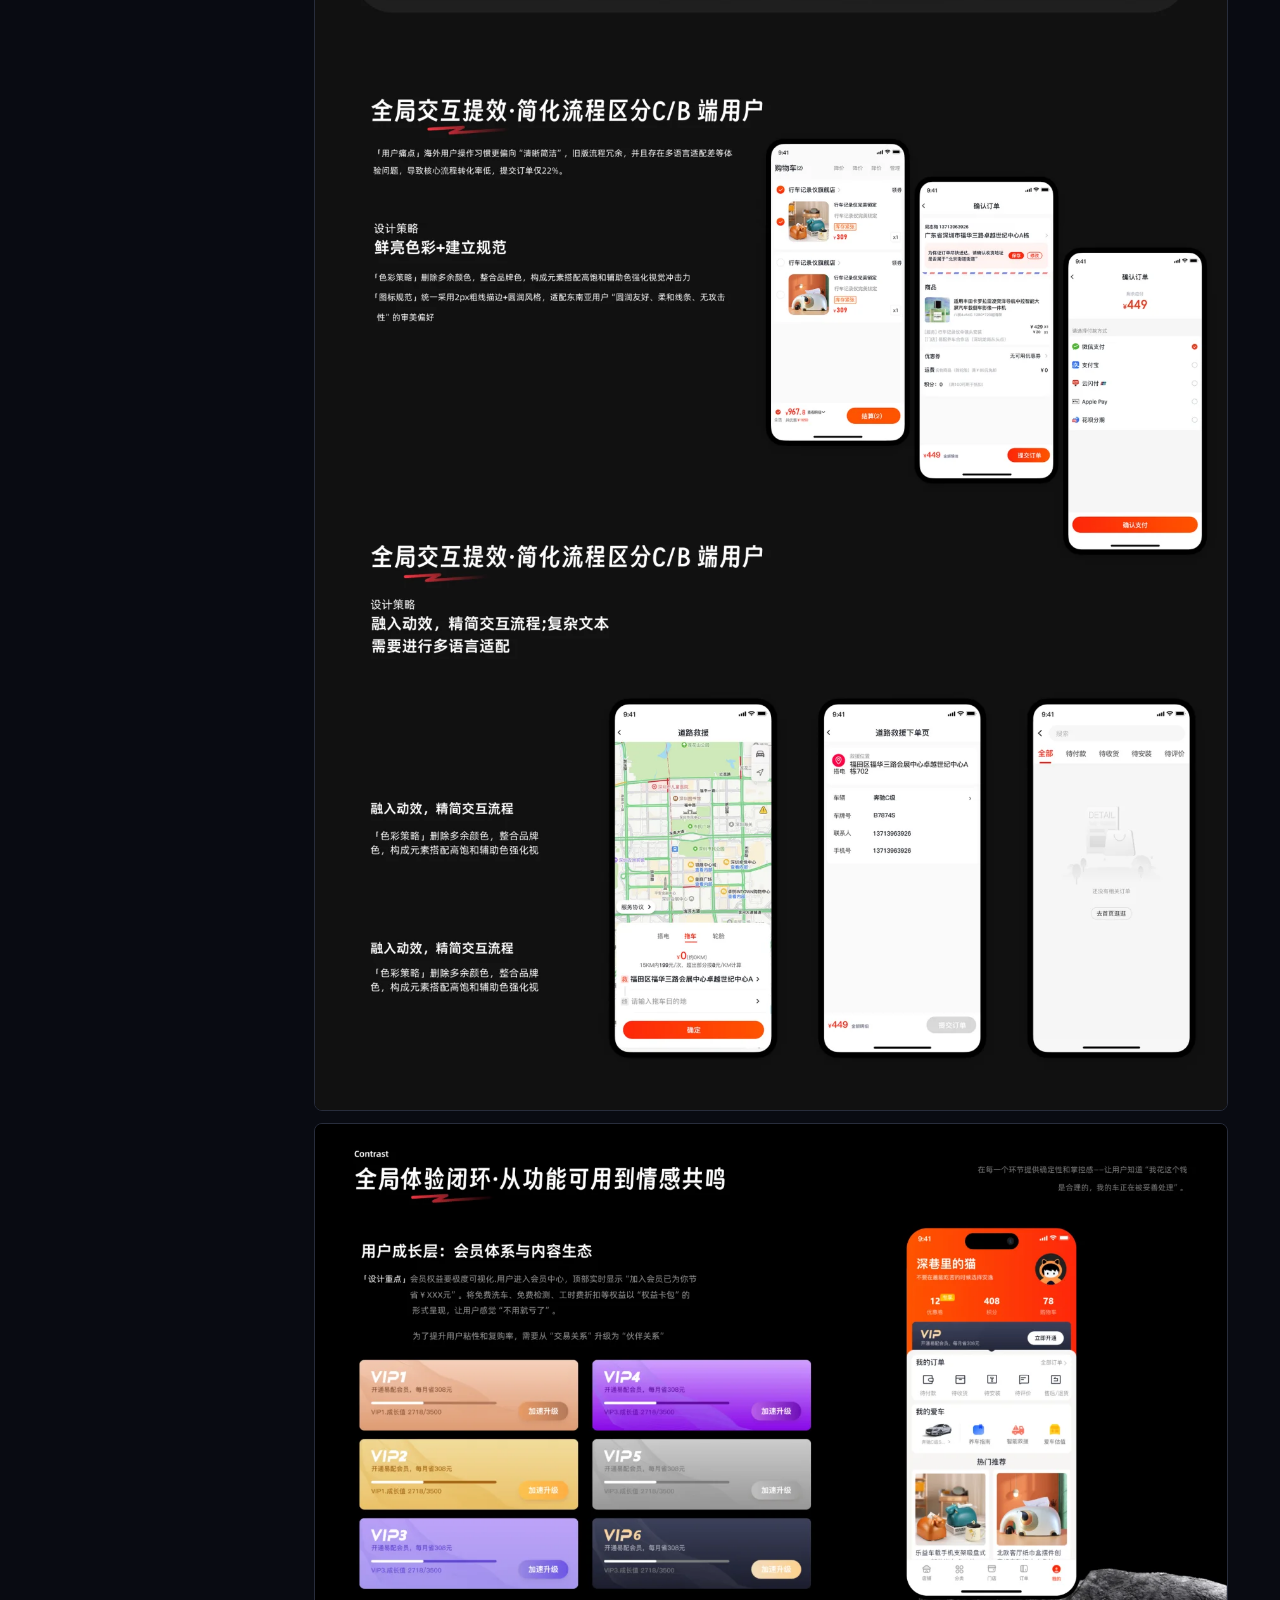
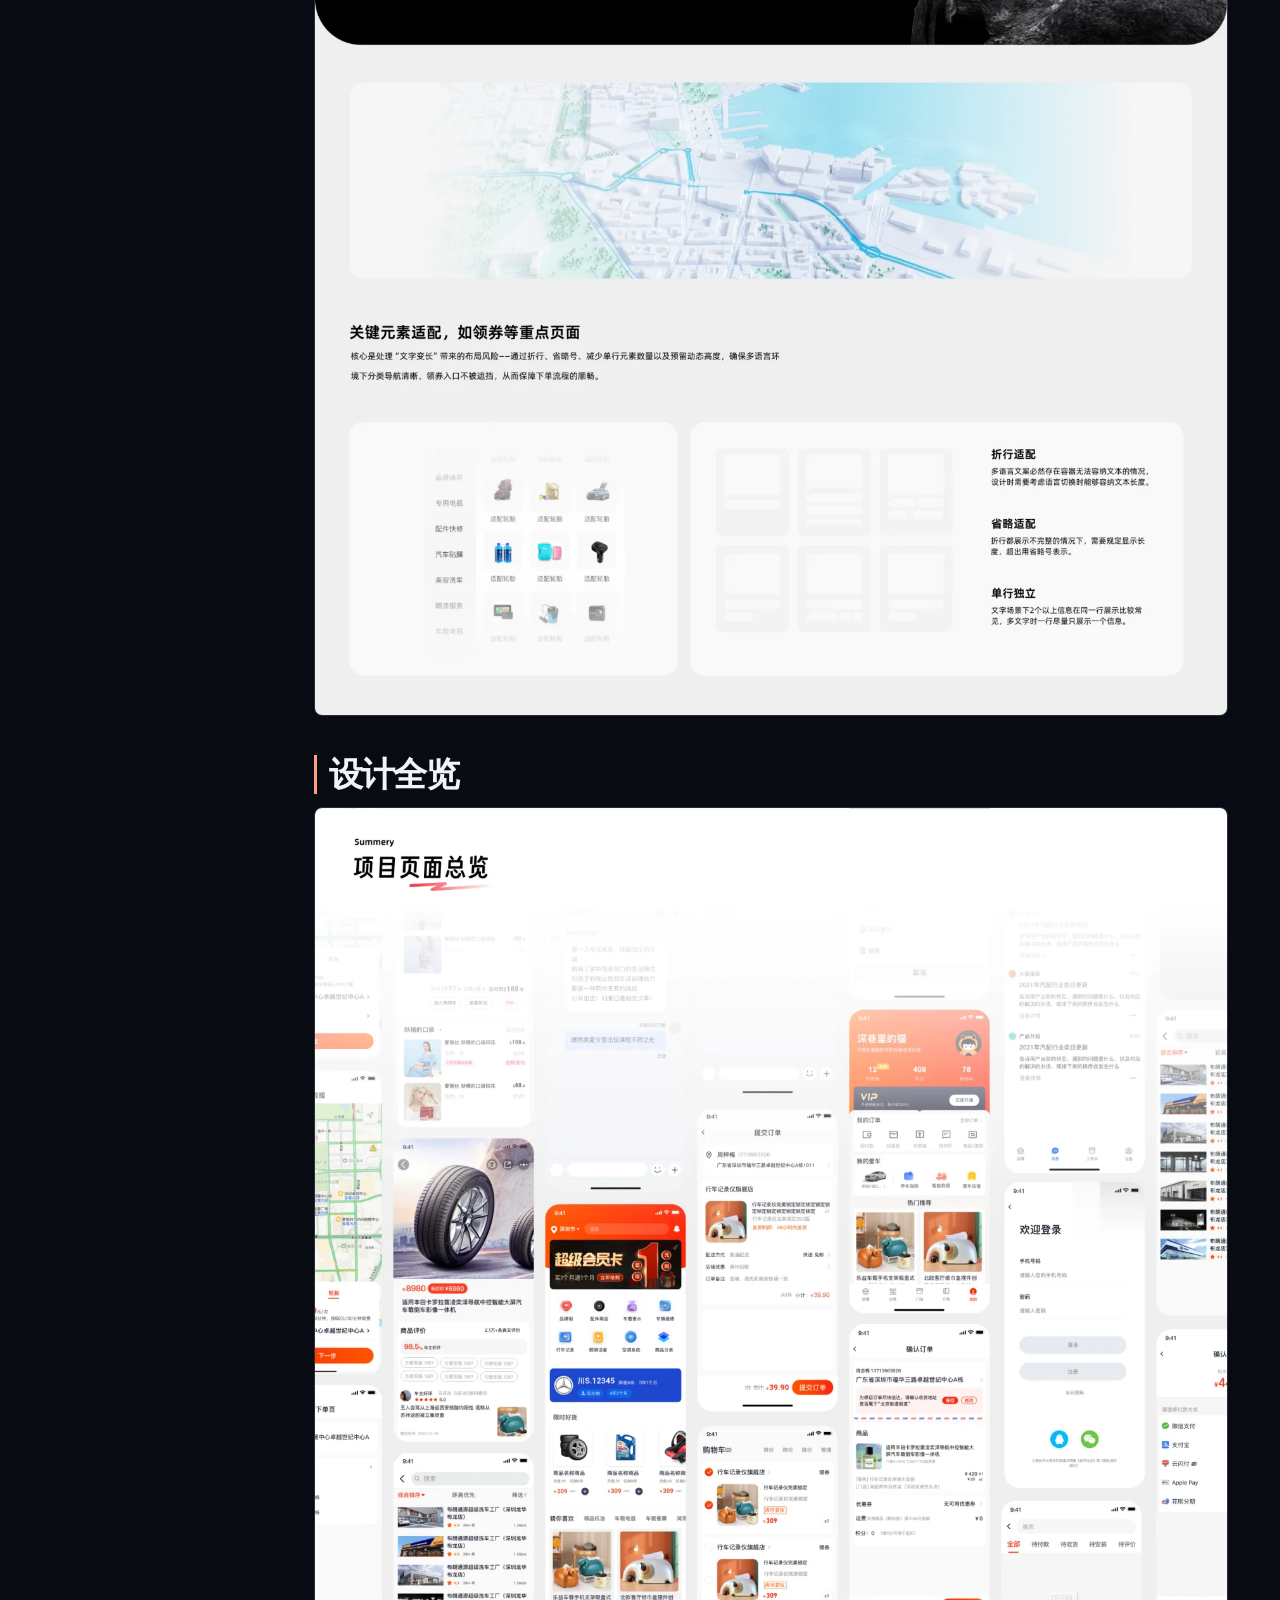
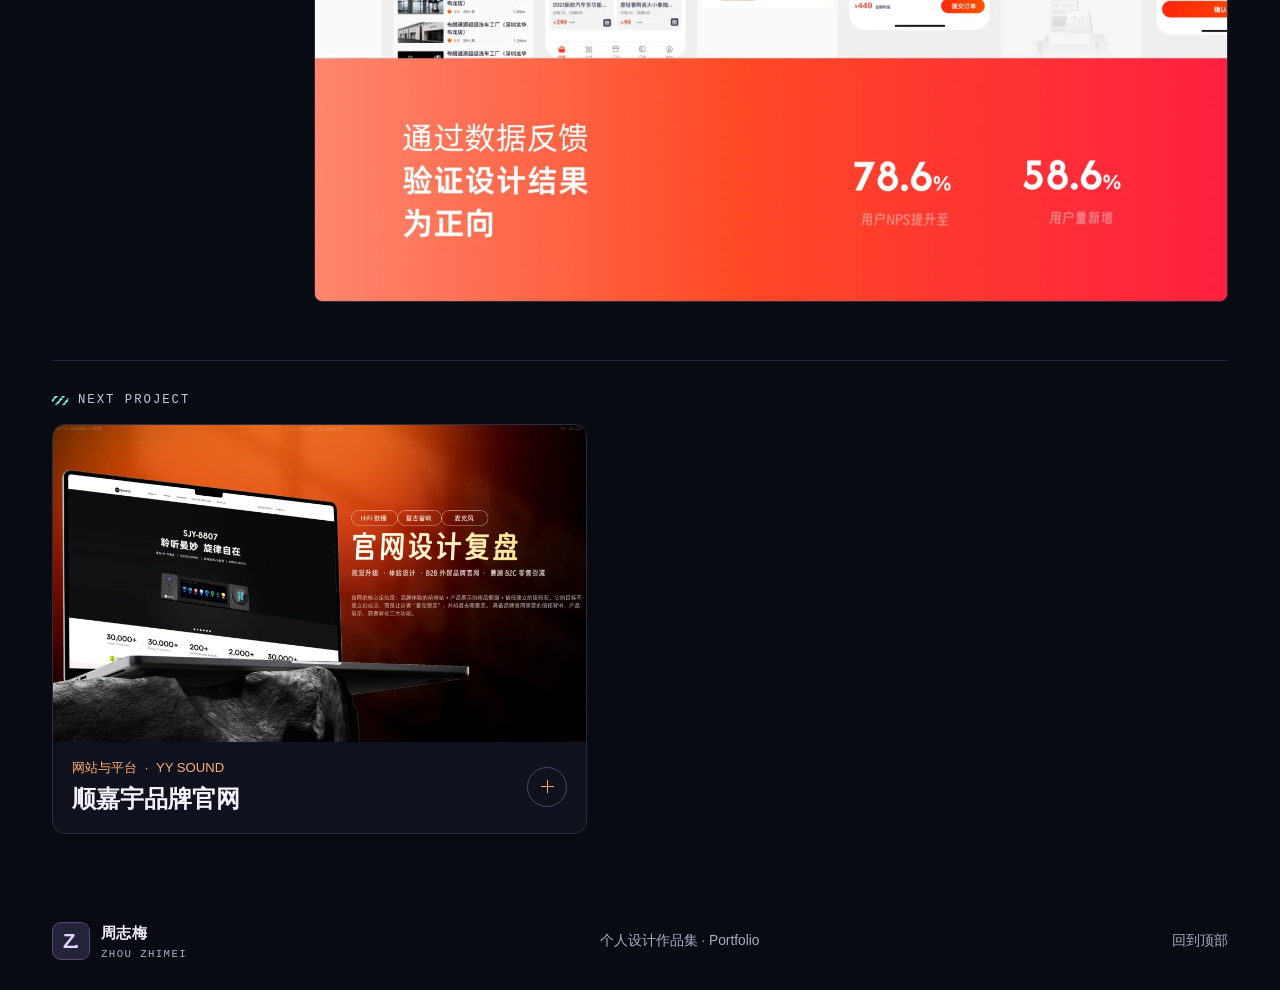
<file: work/rong/index.html>
<!doctype html>
<html lang="zh-CN" id="top">
<head><meta charset="utf-8"><meta name="viewport" content="width=device-width,initial-scale=1">
<meta name="theme-color" content="#090b12"><meta name="description" content="面向汽车后市场的商城体验设计，梳理车主与汽修门店的购配需求，呈现首页、商品浏览与服务流程。">
<title>容易配商城 App · 周志梅作品集</title><link rel="icon" href="../../favicon.svg" type="image/svg+xml">
<link rel="stylesheet" href="../../style.css"><script defer src="../../site.js"></script></head>
<body><a class="skip" href="#main">跳到主要内容</a>
<header class="topbar"><div class="wrap top-inner">
  <a class="identity" href="../../index.html" aria-label="周志梅 · 首页"><span class="monogram" aria-hidden="true">Z.</span><span>周志梅 <small>ZHOU ZHIMEI</small></span></a>
  <nav aria-label="主导航"><a href="../../index.html#work">作品</a><a href="../../index.html#about">关于</a></nav>
  <a class="top-contact" href="../../index.html#contact">联系我</a>
</div></header><main id="main" class="case" style="--project-color:#ff9d83">
    <div class="wrap"><a class="backlink" href="../../index.html#work">返回作品列表</a>
    <section class="case-head">
      <div><p class="eyebrow"><span class="slash"></span> RONG YI PEI</p><h1>容易配商城 App<span class="section-dot">.</span></h1><p class="case-description">面向汽车后市场的商城体验设计，梳理车主与汽修门店的购配需求，呈现首页、商品浏览与服务流程。</p><p class="case-category">界面与体验</p></div>
      <div class="case-image"><img src="../../assets/rong.webp" alt="容易配商城 App项目展示" width="1050" height="690" fetchpriority="high"></div>
    </section>
    <div class="case-layout">
      <aside class="case-aside"><nav aria-label="案例目录"><p>案例目录</p><a href="#chapter-1">产品背景与设计目标</a><a href="#chapter-2">界面与交互流程</a><a href="#chapter-3">设计全览</a></nav><p class="image-hint">点击图片查看大图</p></aside>
      <div class="case-story"><section class="case-chapter" id="chapter-1"><h2>产品背景与设计目标</h2><div class="paper"><a class="page-shot" href="../../assets/p51-1.webp" aria-label="放大容易配商城 App · 产品背景与设计目标 · PDF 第 51 页"><img src="../../assets/p51-1.webp" alt="容易配商城 App · 产品背景与设计目标 · PDF 第 51 页" width="1440" height="1366" decoding="async" loading="lazy"></a></div><div class="paper"><a class="page-shot" href="../../assets/p52-1.webp" aria-label="放大容易配商城 App · 产品背景与设计目标 · PDF 第 52 页"><img src="../../assets/p52-1.webp" alt="容易配商城 App · 产品背景与设计目标 · PDF 第 52 页" width="1440" height="814" decoding="async" loading="lazy"></a></div><div class="paper"><a class="page-shot" href="../../assets/p53-1.webp" aria-label="放大容易配商城 App · 产品背景与设计目标 · PDF 第 53 页"><img src="../../assets/p53-1.webp" alt="容易配商城 App · 产品背景与设计目标 · PDF 第 53 页" width="1440" height="1218" decoding="async" loading="lazy"></a></div></section><section class="case-chapter" id="chapter-2"><h2>界面与交互流程</h2><div class="paper"><a class="page-shot" href="../../assets/p54-1.webp" aria-label="放大容易配商城 App · 界面与交互流程 · PDF 第 54 页（第 1 部分）"><img src="../../assets/p54-1.webp" alt="容易配商城 App · 界面与交互流程 · PDF 第 54 页（第 1 部分）" width="1440" height="1238" decoding="async" loading="lazy"></a><a class="page-shot" href="../../assets/p54-2.webp" aria-label="放大容易配商城 App · 界面与交互流程 · PDF 第 54 页（第 2 部分）"><img src="../../assets/p54-2.webp" alt="容易配商城 App · 界面与交互流程 · PDF 第 54 页（第 2 部分）" width="1440" height="846" decoding="async" loading="lazy"></a></div><div class="paper"><a class="page-shot" href="../../assets/p55-1.webp" aria-label="放大容易配商城 App · 界面与交互流程 · PDF 第 55 页（第 1 部分）"><img src="../../assets/p55-1.webp" alt="容易配商城 App · 界面与交互流程 · PDF 第 55 页（第 1 部分）" width="1440" height="1238" decoding="async" loading="lazy"></a><a class="page-shot" href="../../assets/p55-2.webp" aria-label="放大容易配商城 App · 界面与交互流程 · PDF 第 55 页（第 2 部分）"><img src="../../assets/p55-2.webp" alt="容易配商城 App · 界面与交互流程 · PDF 第 55 页（第 2 部分）" width="1440" height="1400" decoding="async" loading="lazy"></a></div><div class="paper"><a class="page-shot" href="../../assets/p56-1.webp" aria-label="放大容易配商城 App · 界面与交互流程 · PDF 第 56 页（第 1 部分）"><img src="../../assets/p56-1.webp" alt="容易配商城 App · 界面与交互流程 · PDF 第 56 页（第 1 部分）" width="1440" height="1238" decoding="async" loading="lazy"></a><a class="page-shot" href="../../assets/p56-2.webp" aria-label="放大容易配商城 App · 界面与交互流程 · PDF 第 56 页（第 2 部分）"><img src="../../assets/p56-2.webp" alt="容易配商城 App · 界面与交互流程 · PDF 第 56 页（第 2 部分）" width="1440" height="642" decoding="async" loading="lazy"></a></div></section><section class="case-chapter" id="chapter-3"><h2>设计全览</h2><div class="paper"><a class="page-shot" href="../../assets/p57-1.webp" aria-label="放大容易配商城 App · 设计全览 · PDF 第 57 页（第 1 部分）"><img src="../../assets/p57-1.webp" alt="容易配商城 App · 设计全览 · PDF 第 57 页（第 1 部分）" width="1440" height="1238" decoding="async" loading="lazy"></a><a class="page-shot" href="../../assets/p57-2.webp" aria-label="放大容易配商城 App · 设计全览 · PDF 第 57 页（第 2 部分）"><img src="../../assets/p57-2.webp" alt="容易配商城 App · 设计全览 · PDF 第 57 页（第 2 部分）" width="1440" height="486" decoding="async" loading="lazy"></a></div></section></div>
    </div>
    <section class="next-case" aria-label="下一案例"><p class="eyebrow"><span class="slash"></span> NEXT PROJECT</p><article class="work-card" data-category="web" style="--project-color:#ffad78">
<a class="card-link" href="../../work/yy-sound/index.html" aria-label="查看案例：顺嘉宇品牌官网">
  <div class="card-media"><img src="../../assets/yy-sound.webp" alt="" loading="lazy" decoding="async" width="1050" height="690"></div>
  <div class="card-caption"><div><p>网站与平台 <span>·</span> YY SOUND</p><h3>顺嘉宇品牌官网</h3></div><span class="card-open" aria-hidden="true"></span></div>
</a></article></section>
  </div><dialog class="lightbox" aria-label="作品大图">
  <div class="lightbar"><button type="button" data-image-step="-1">上一张</button><span class="image-position" aria-live="polite"></span><button type="button" data-image-step="1">下一张</button><button type="button" class="zoom-toggle" aria-pressed="false">放大</button><button type="button" class="light-close">关闭</button></div>
  <div class="light-scroll" tabindex="0" aria-label="滚动查看图片细节"><img alt=""></div>
</dialog></main><footer class="footer"><div class="wrap footer-in">
    <a class="identity" href="../../index.html"><span class="monogram" aria-hidden="true">Z.</span><span>周志梅 <small>ZHOU ZHIMEI</small></span></a>
    <span>个人设计作品集 · Portfolio</span><a href="#top">回到顶部</a>
</div></footer></body>
</html>
</file>
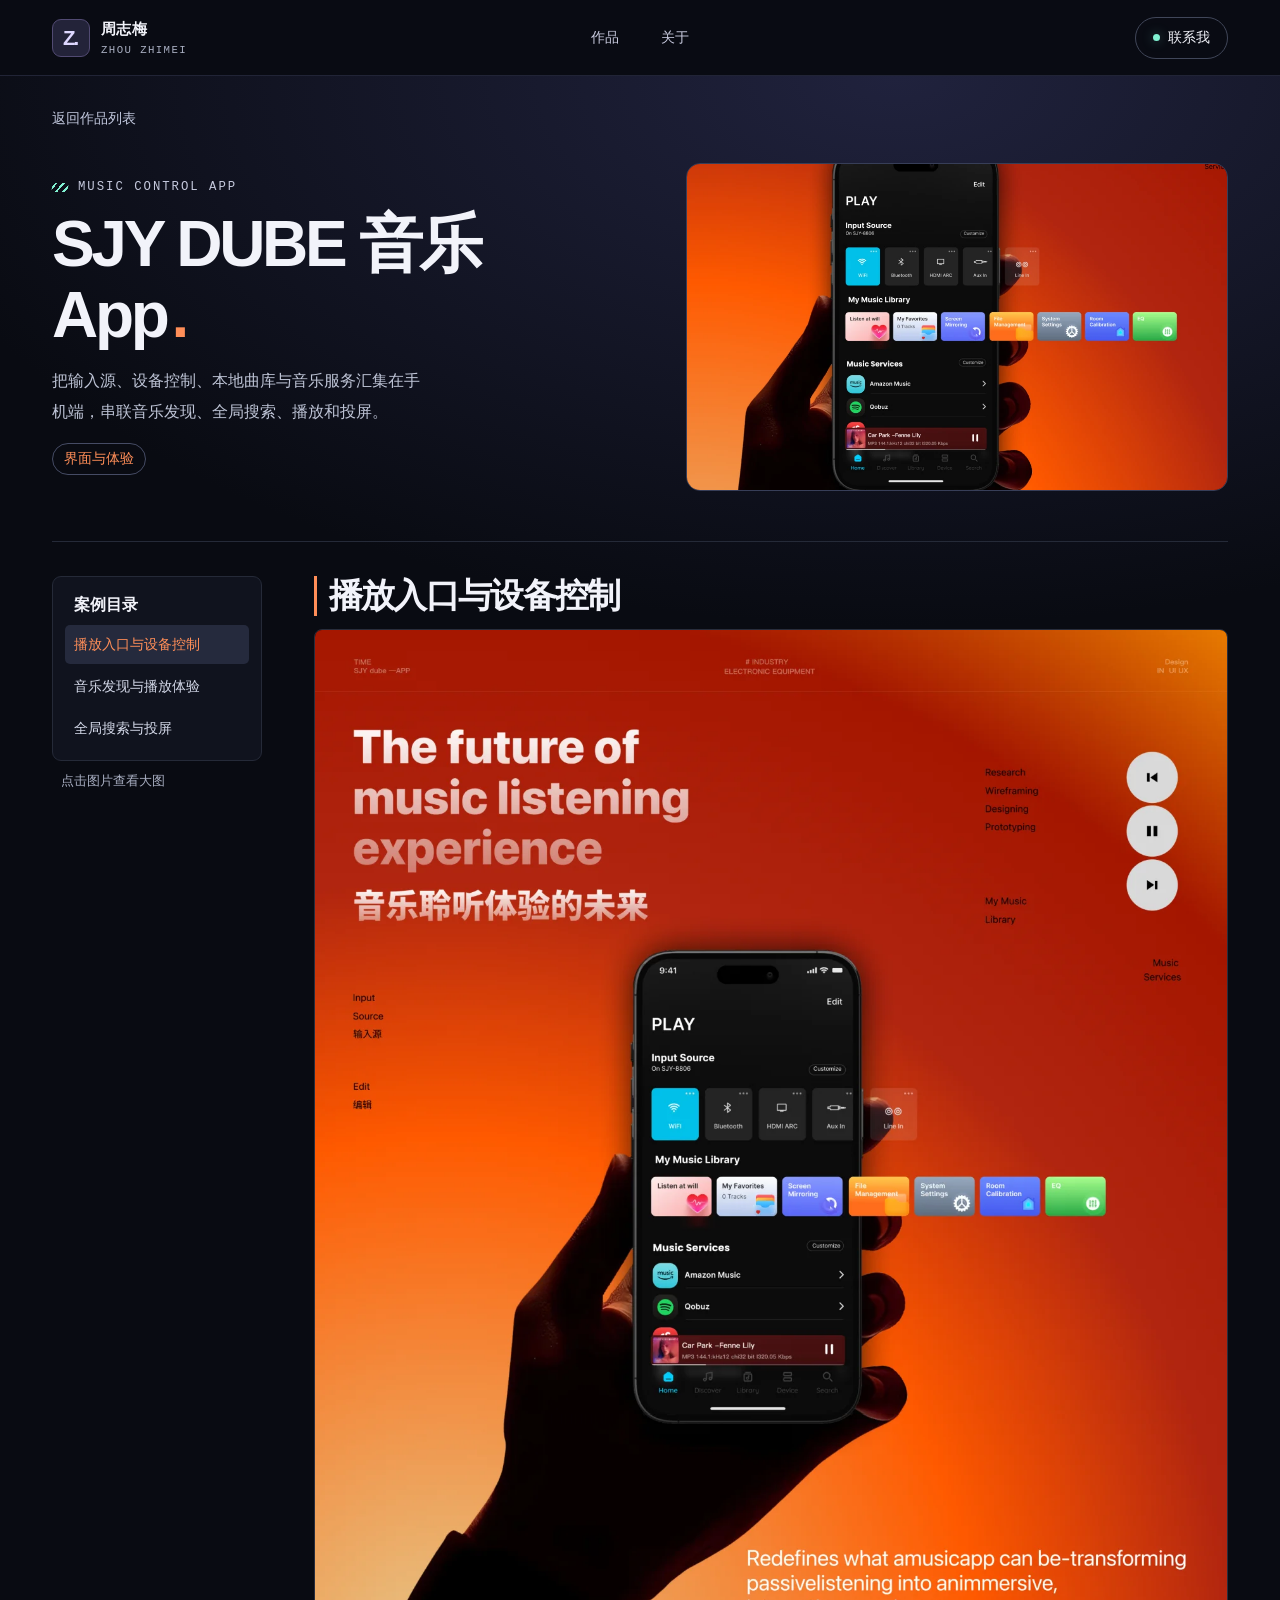
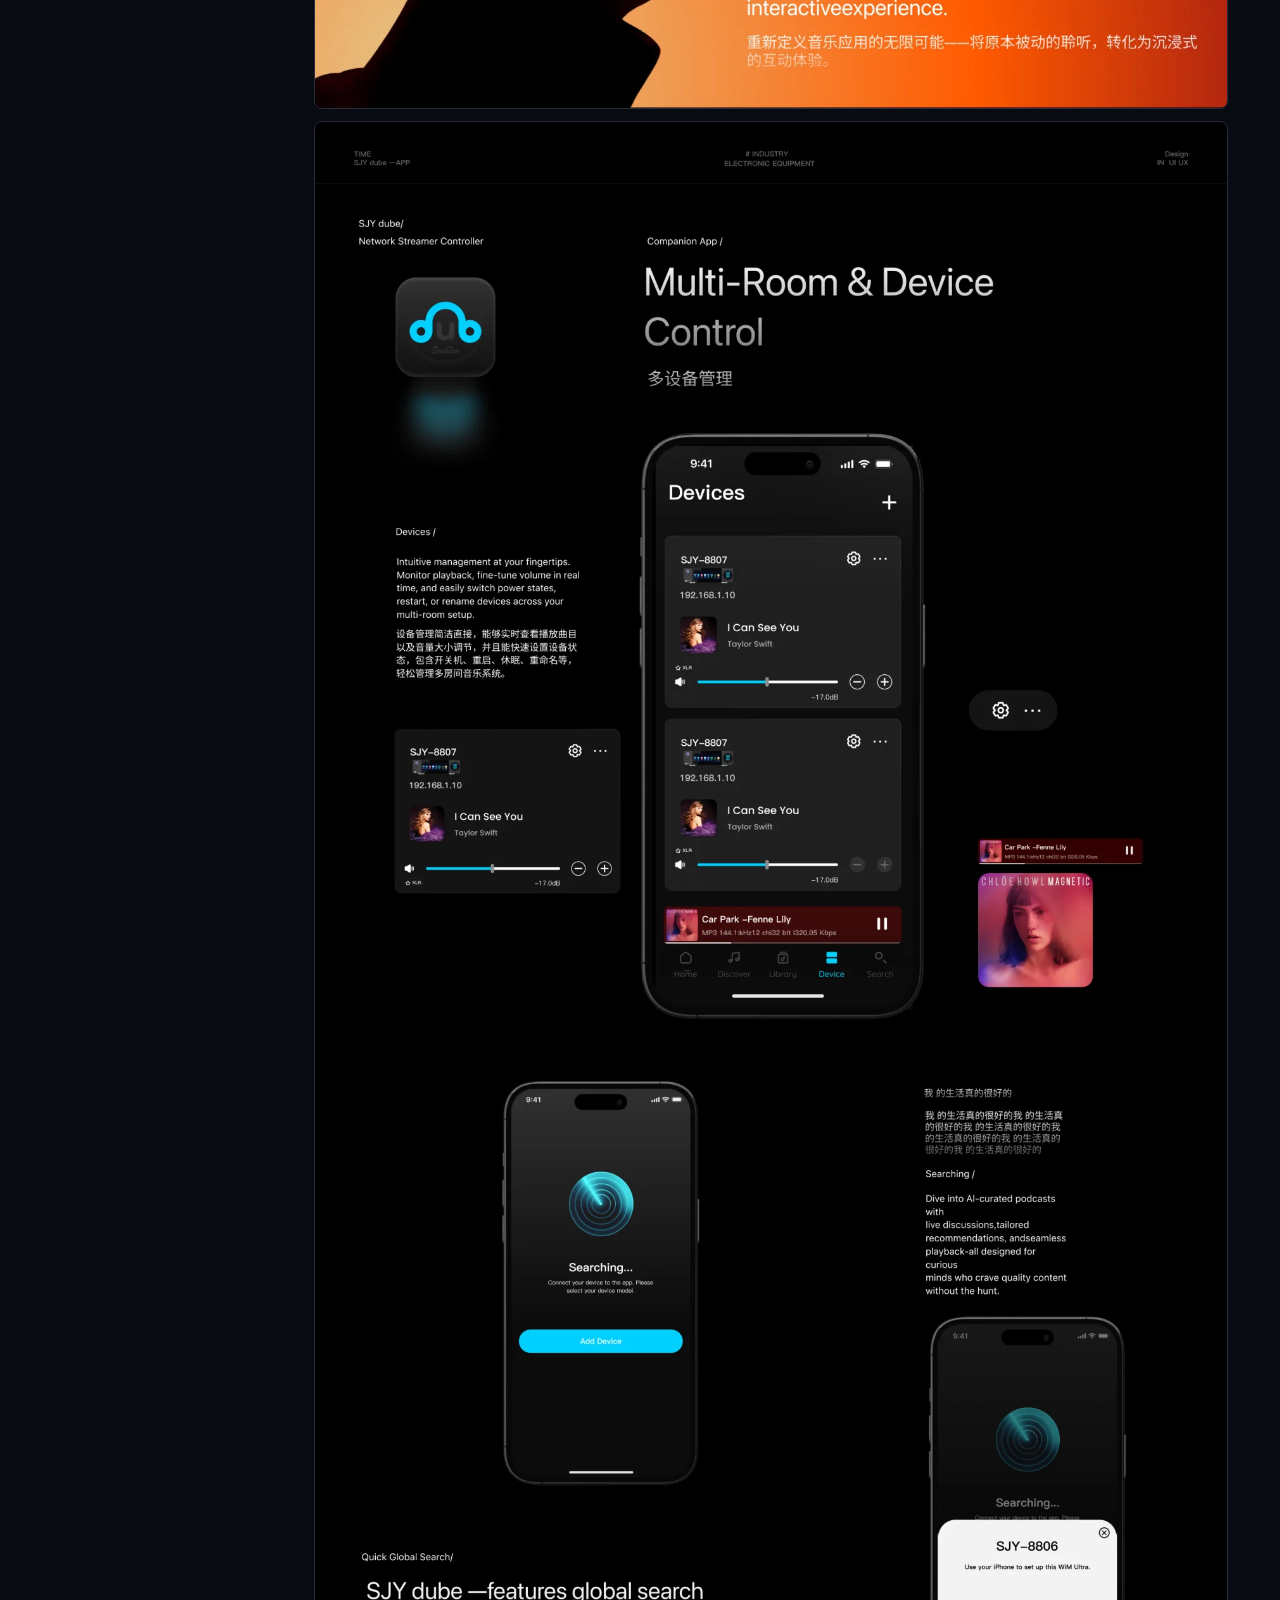
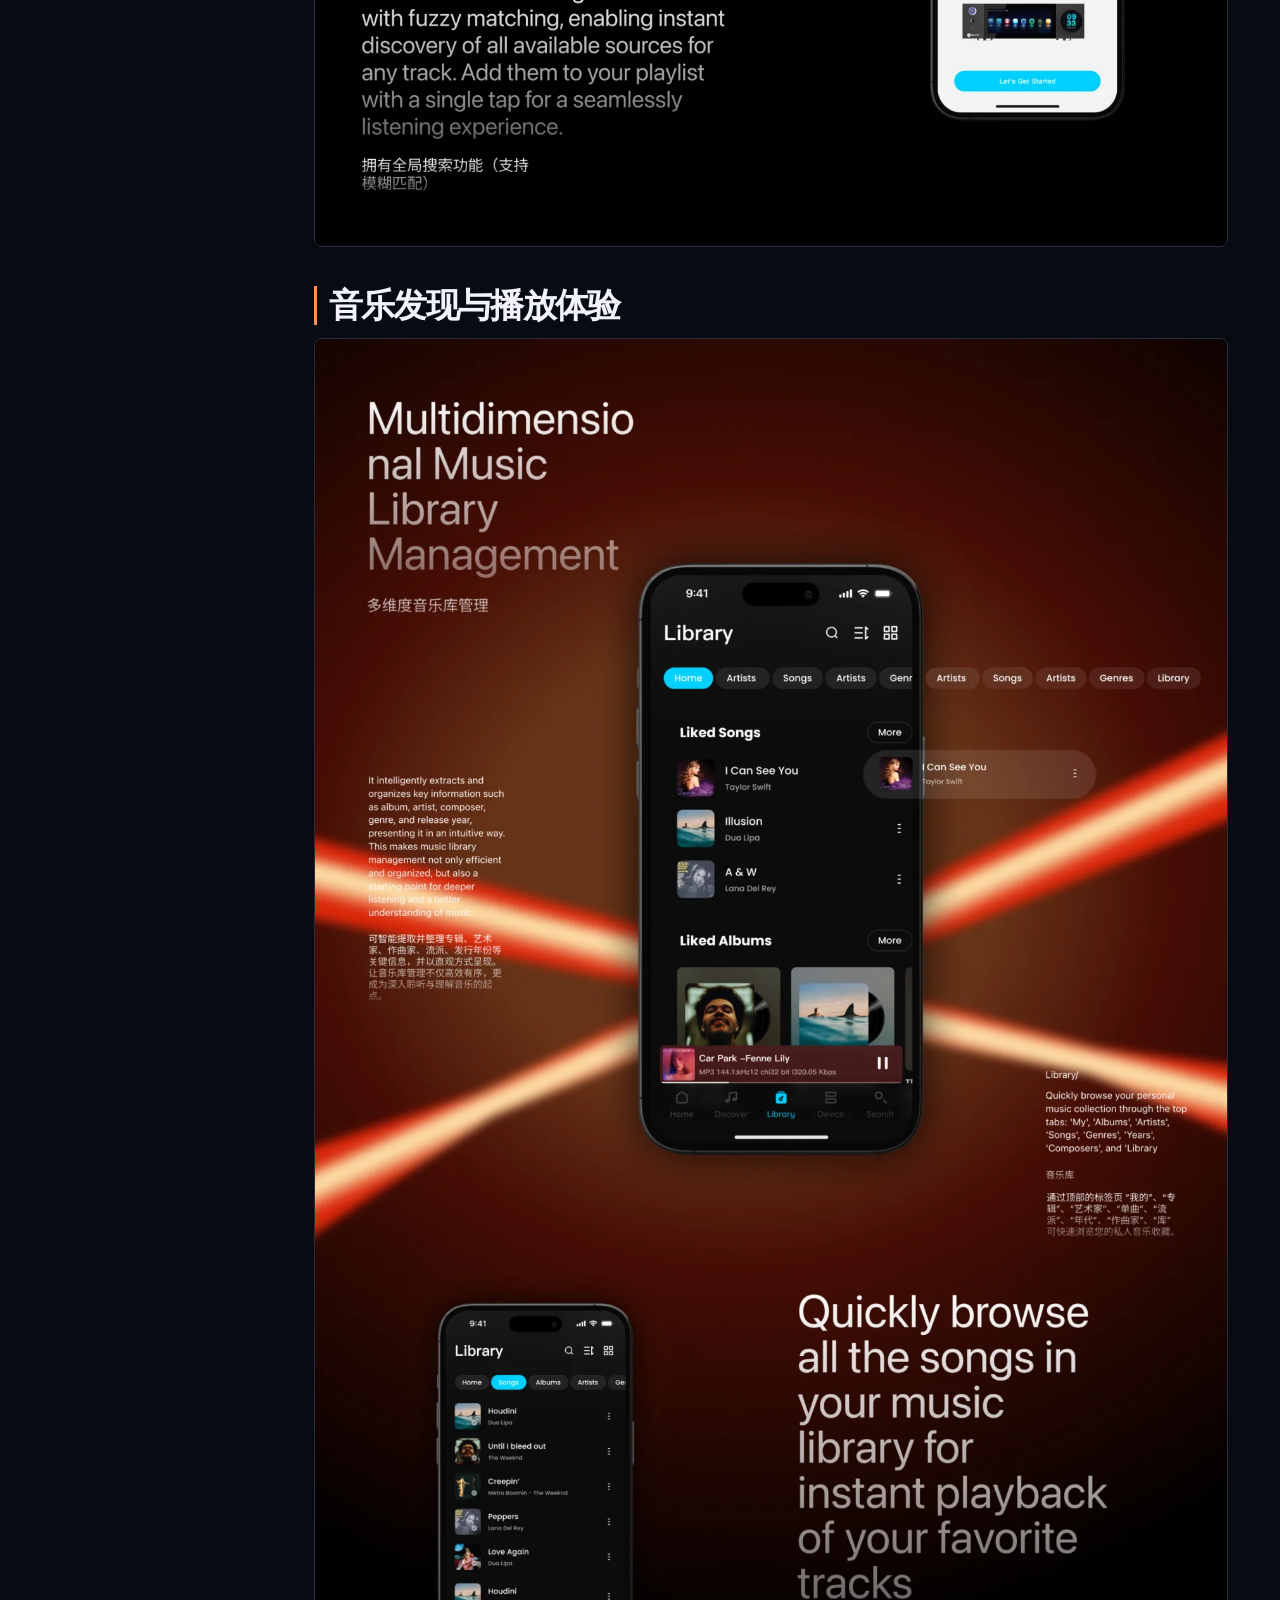
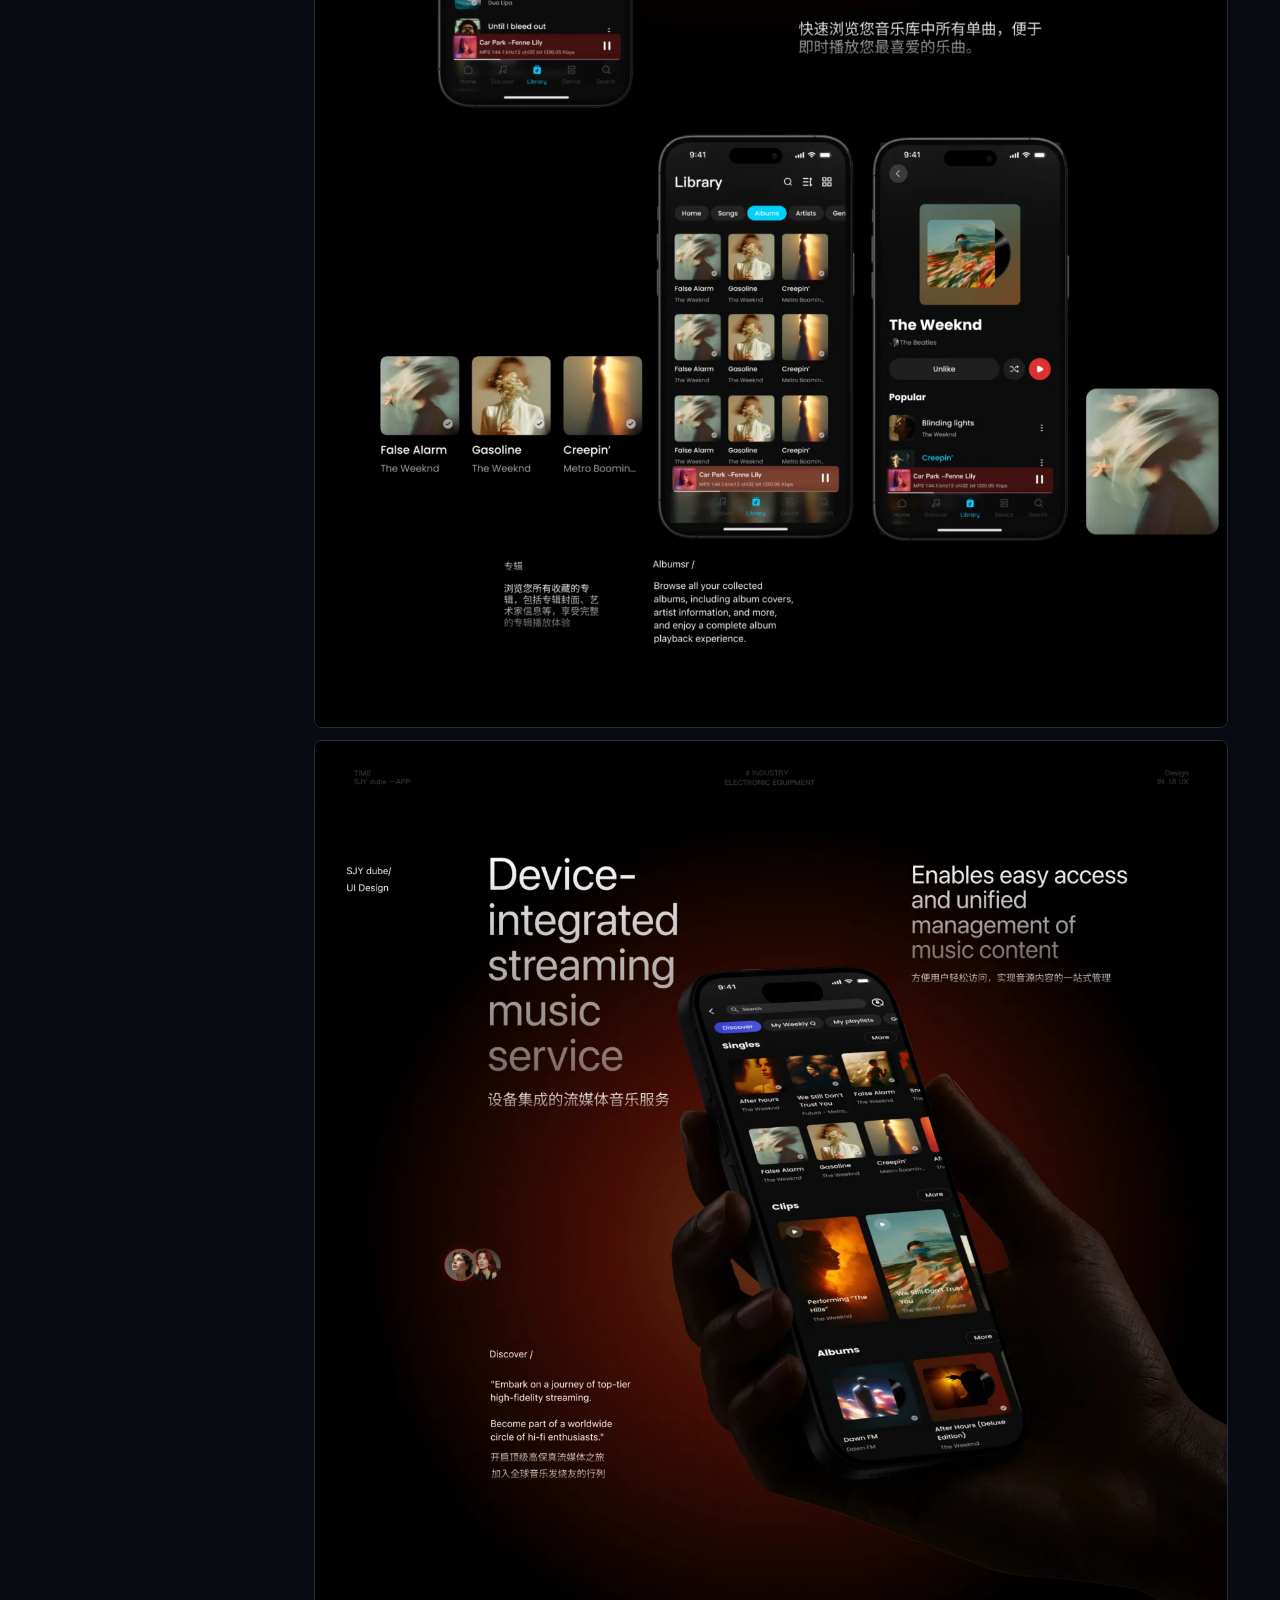
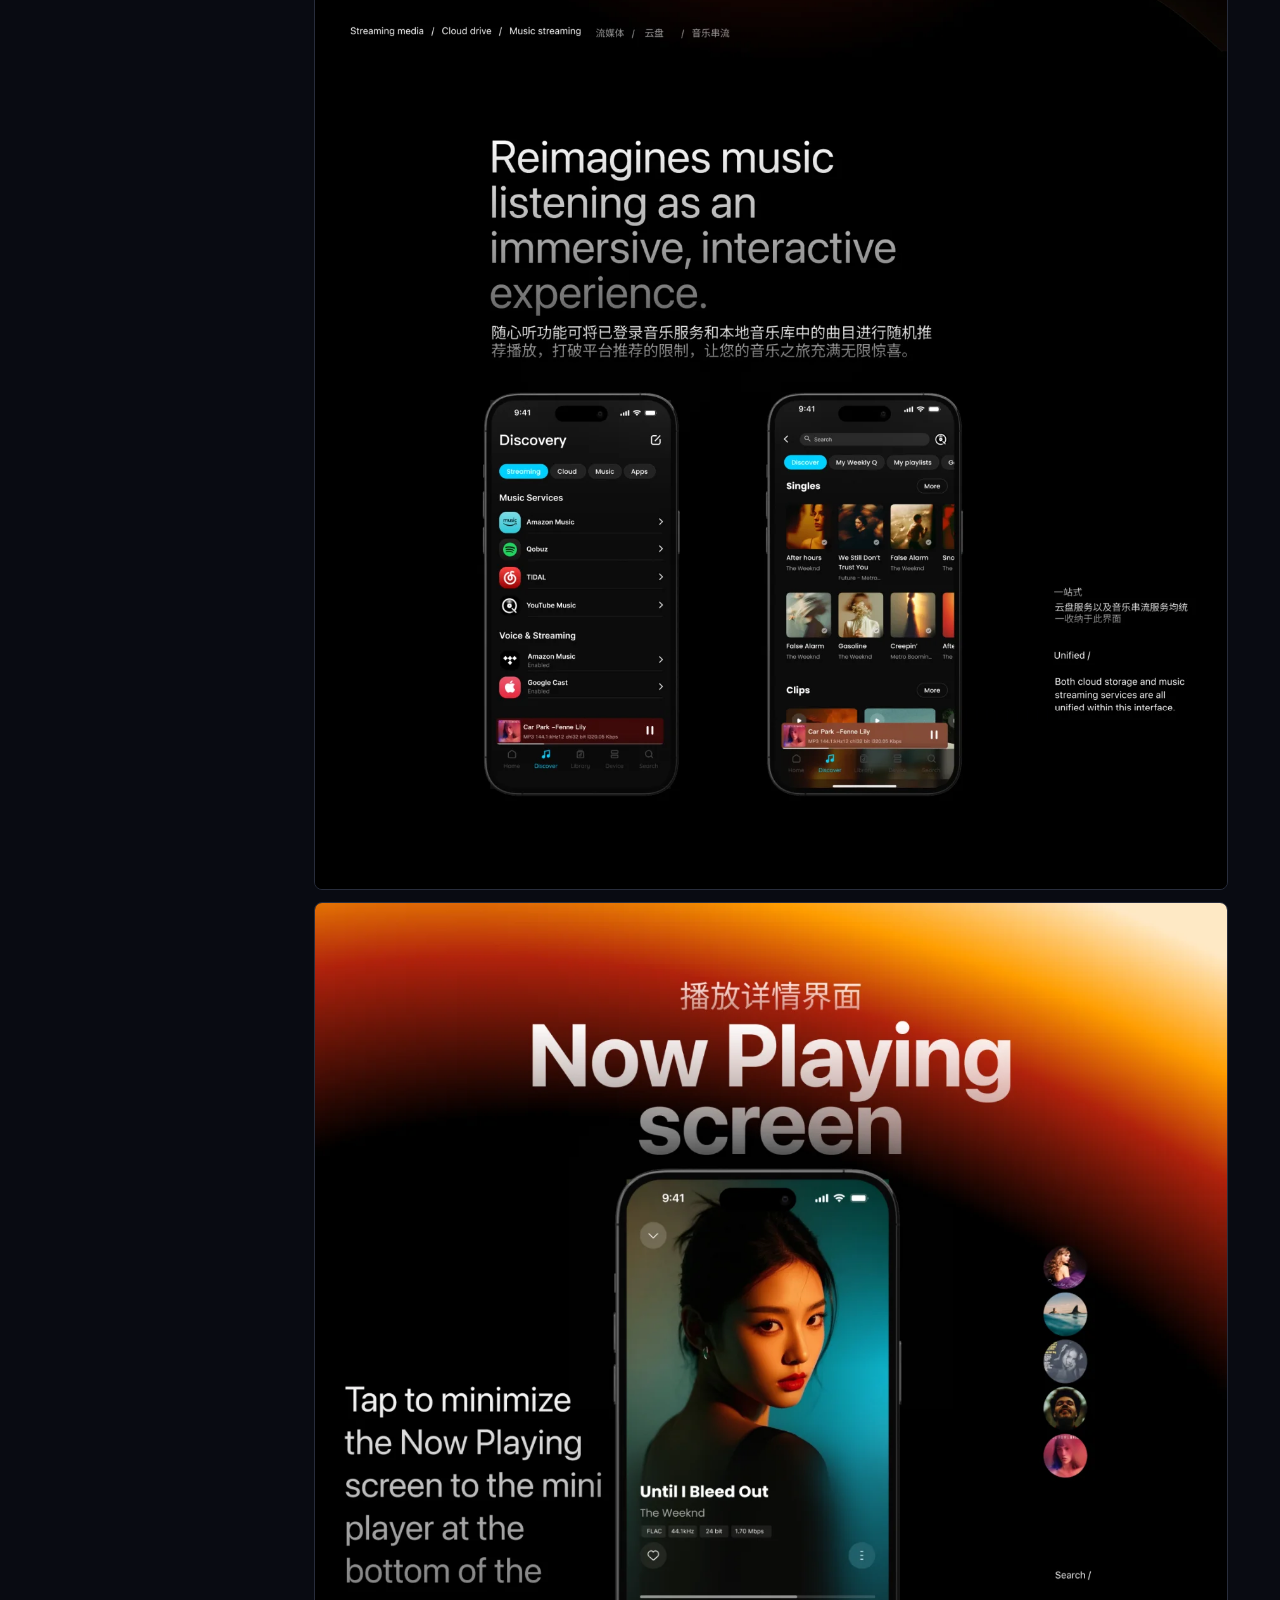
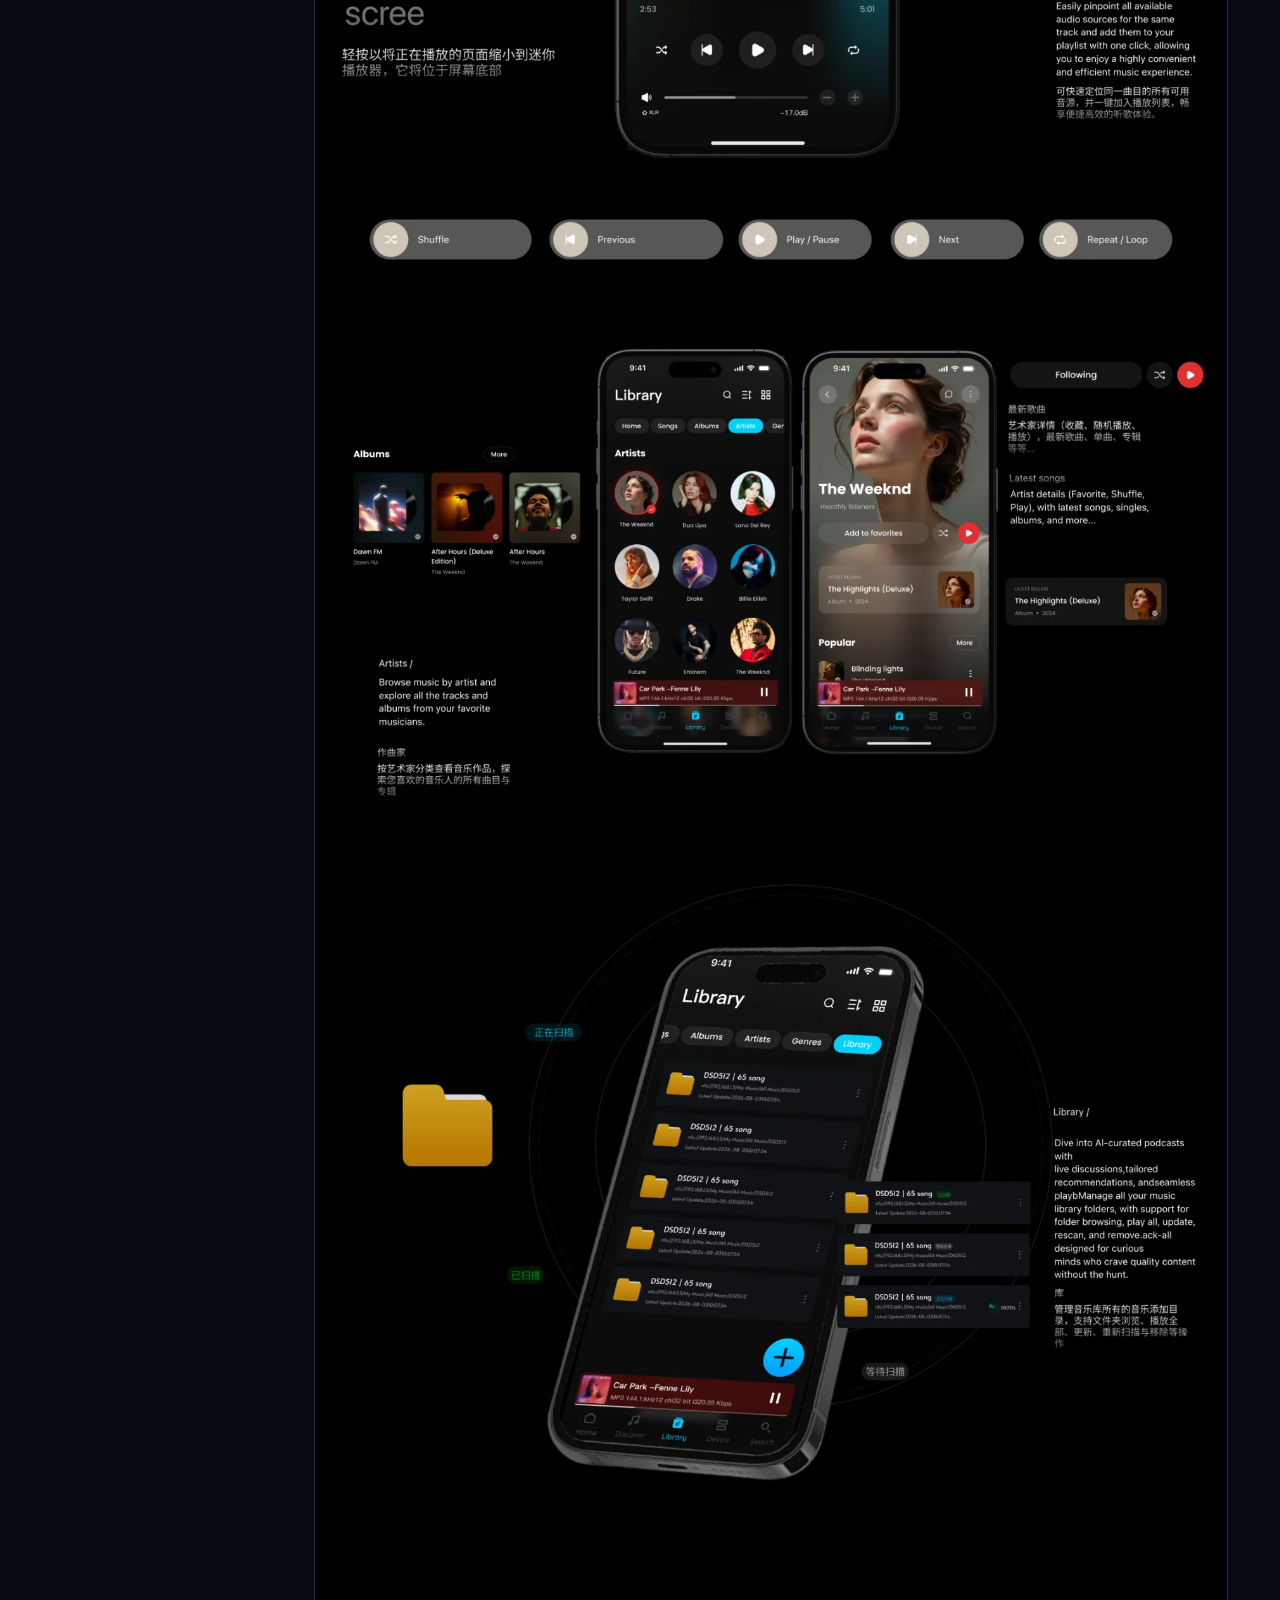
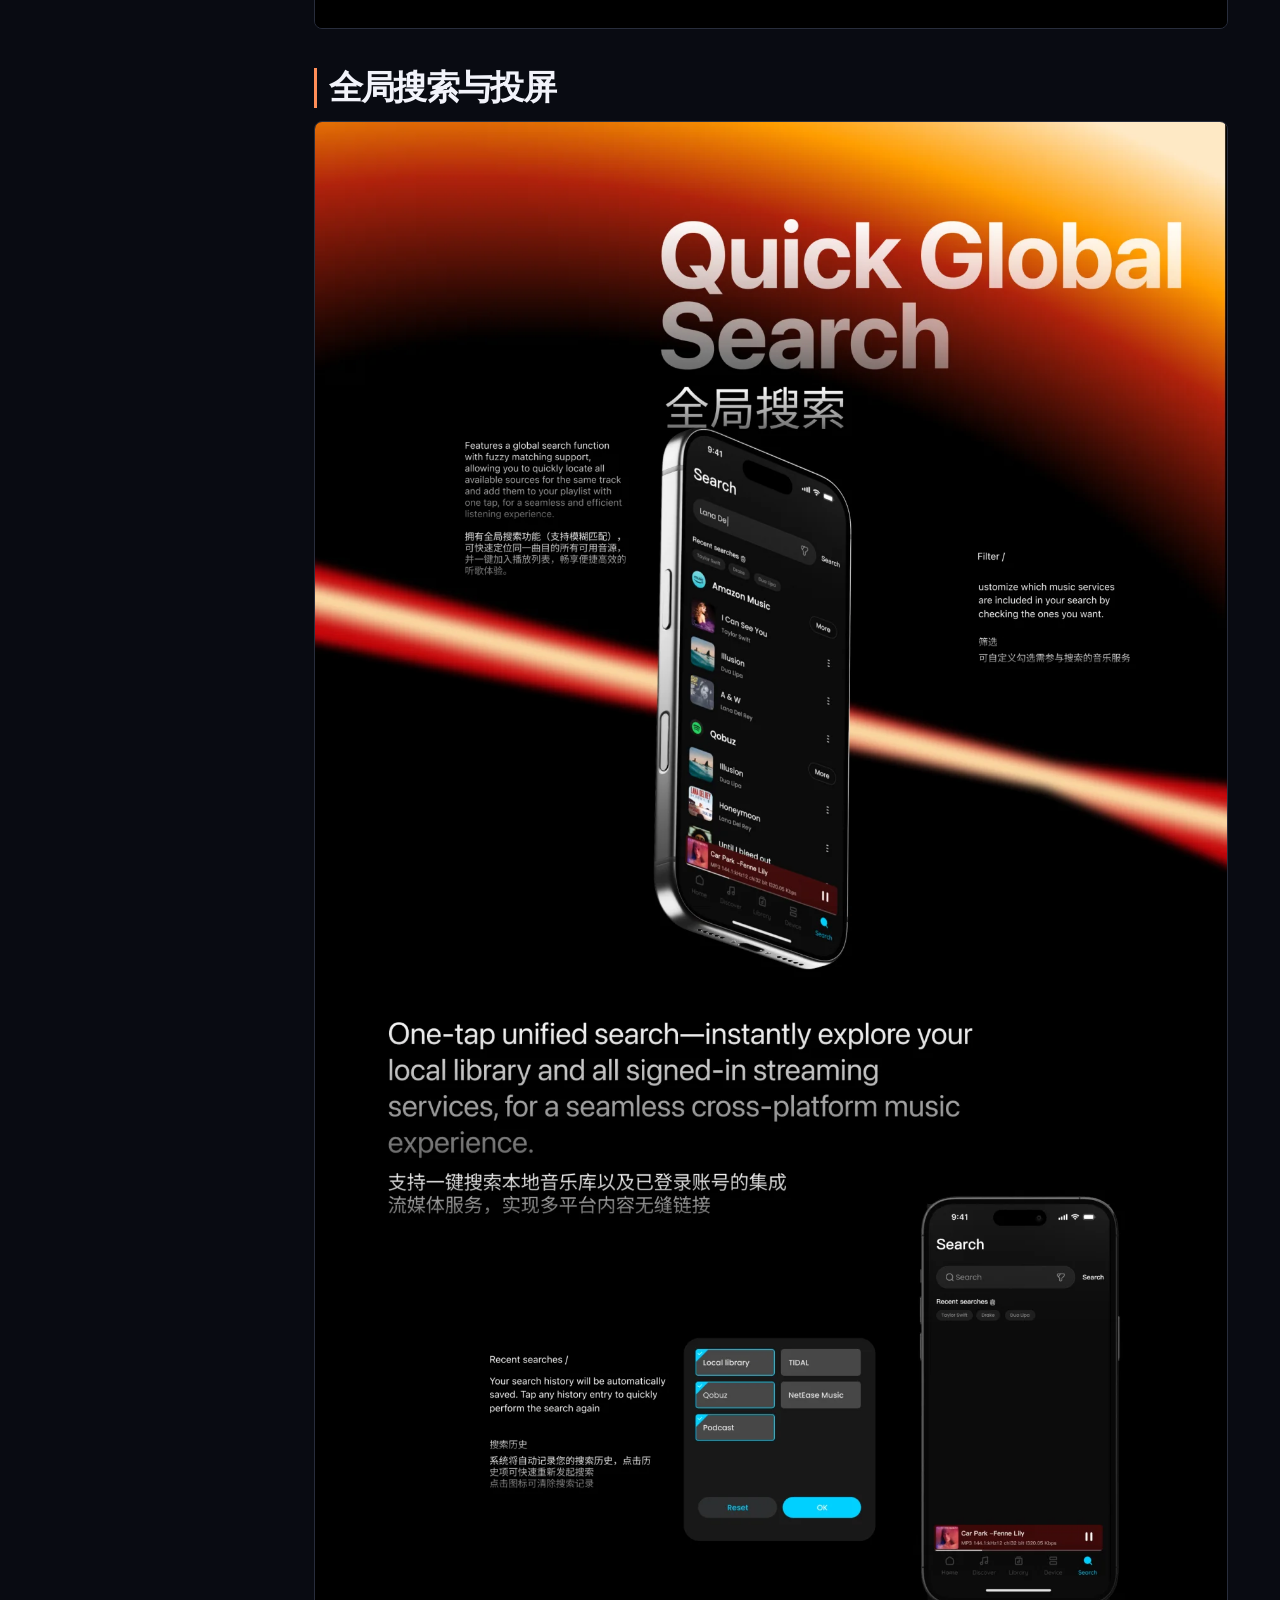
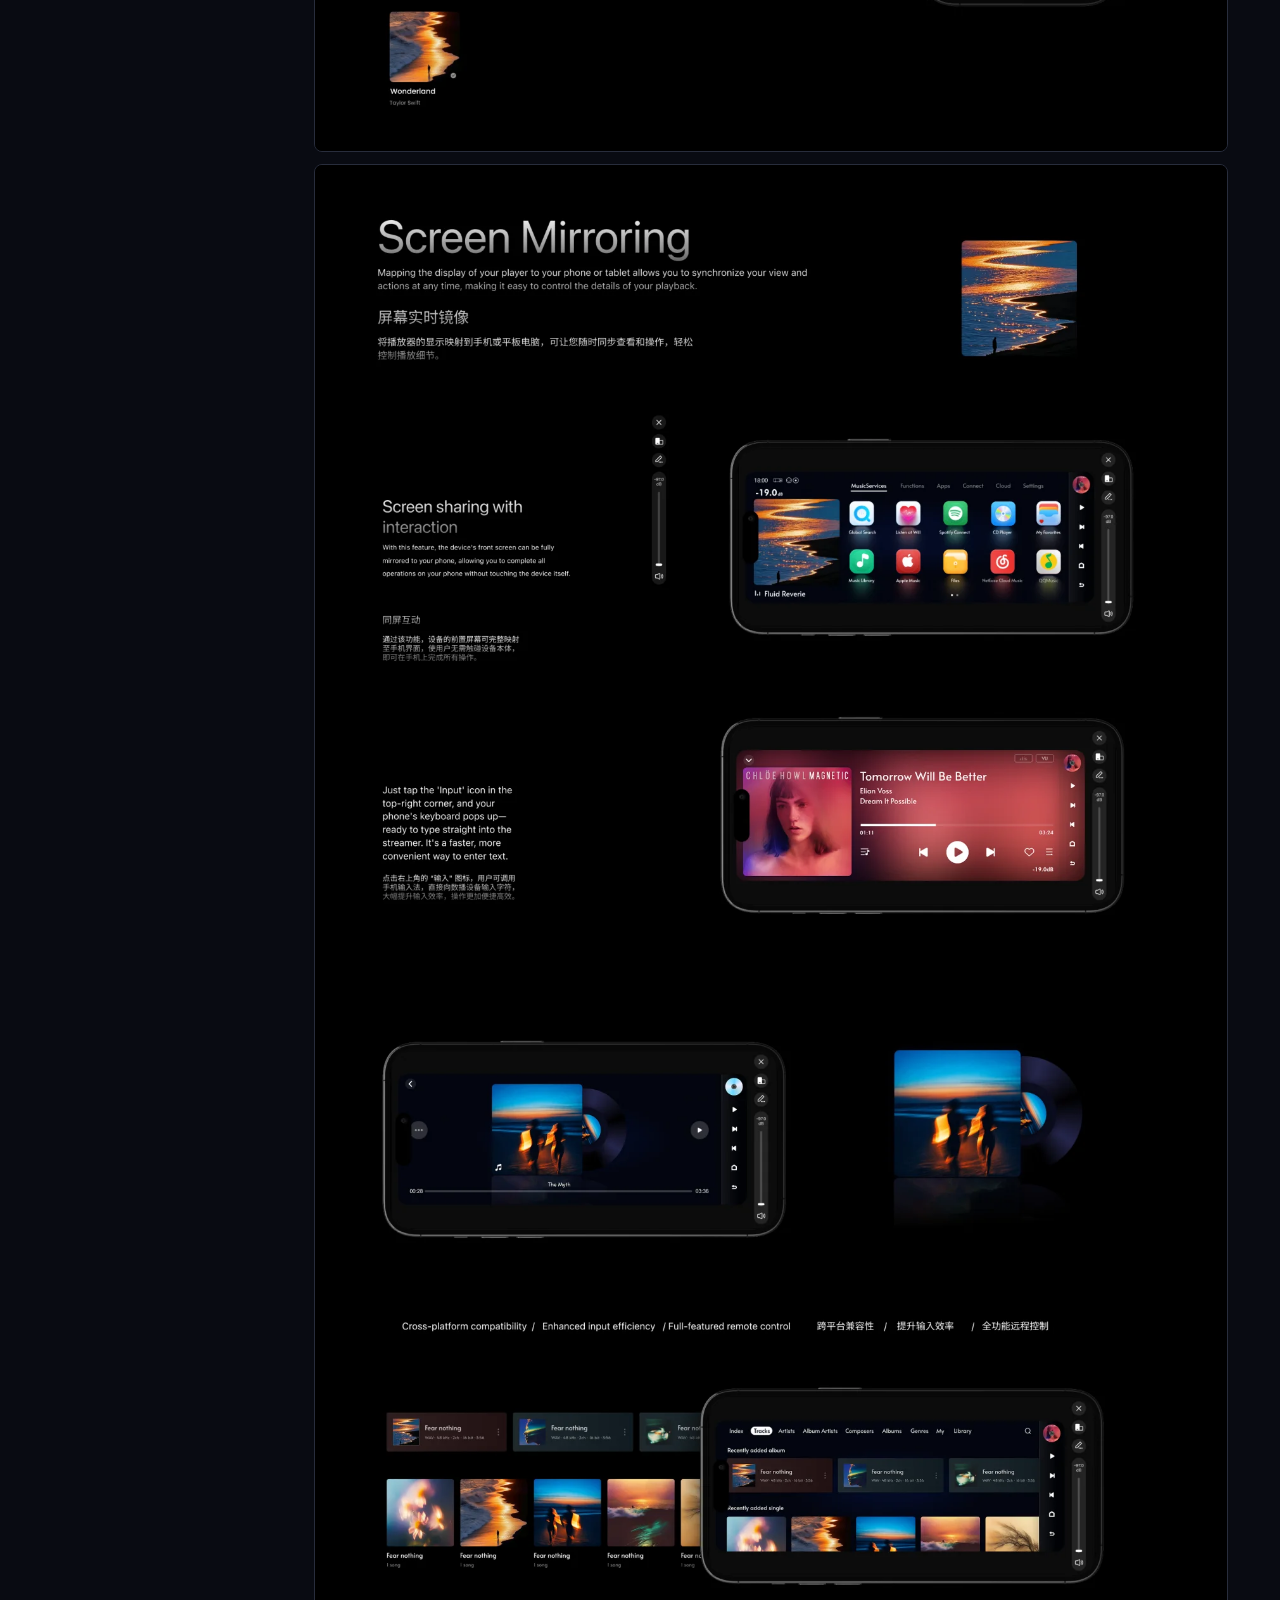
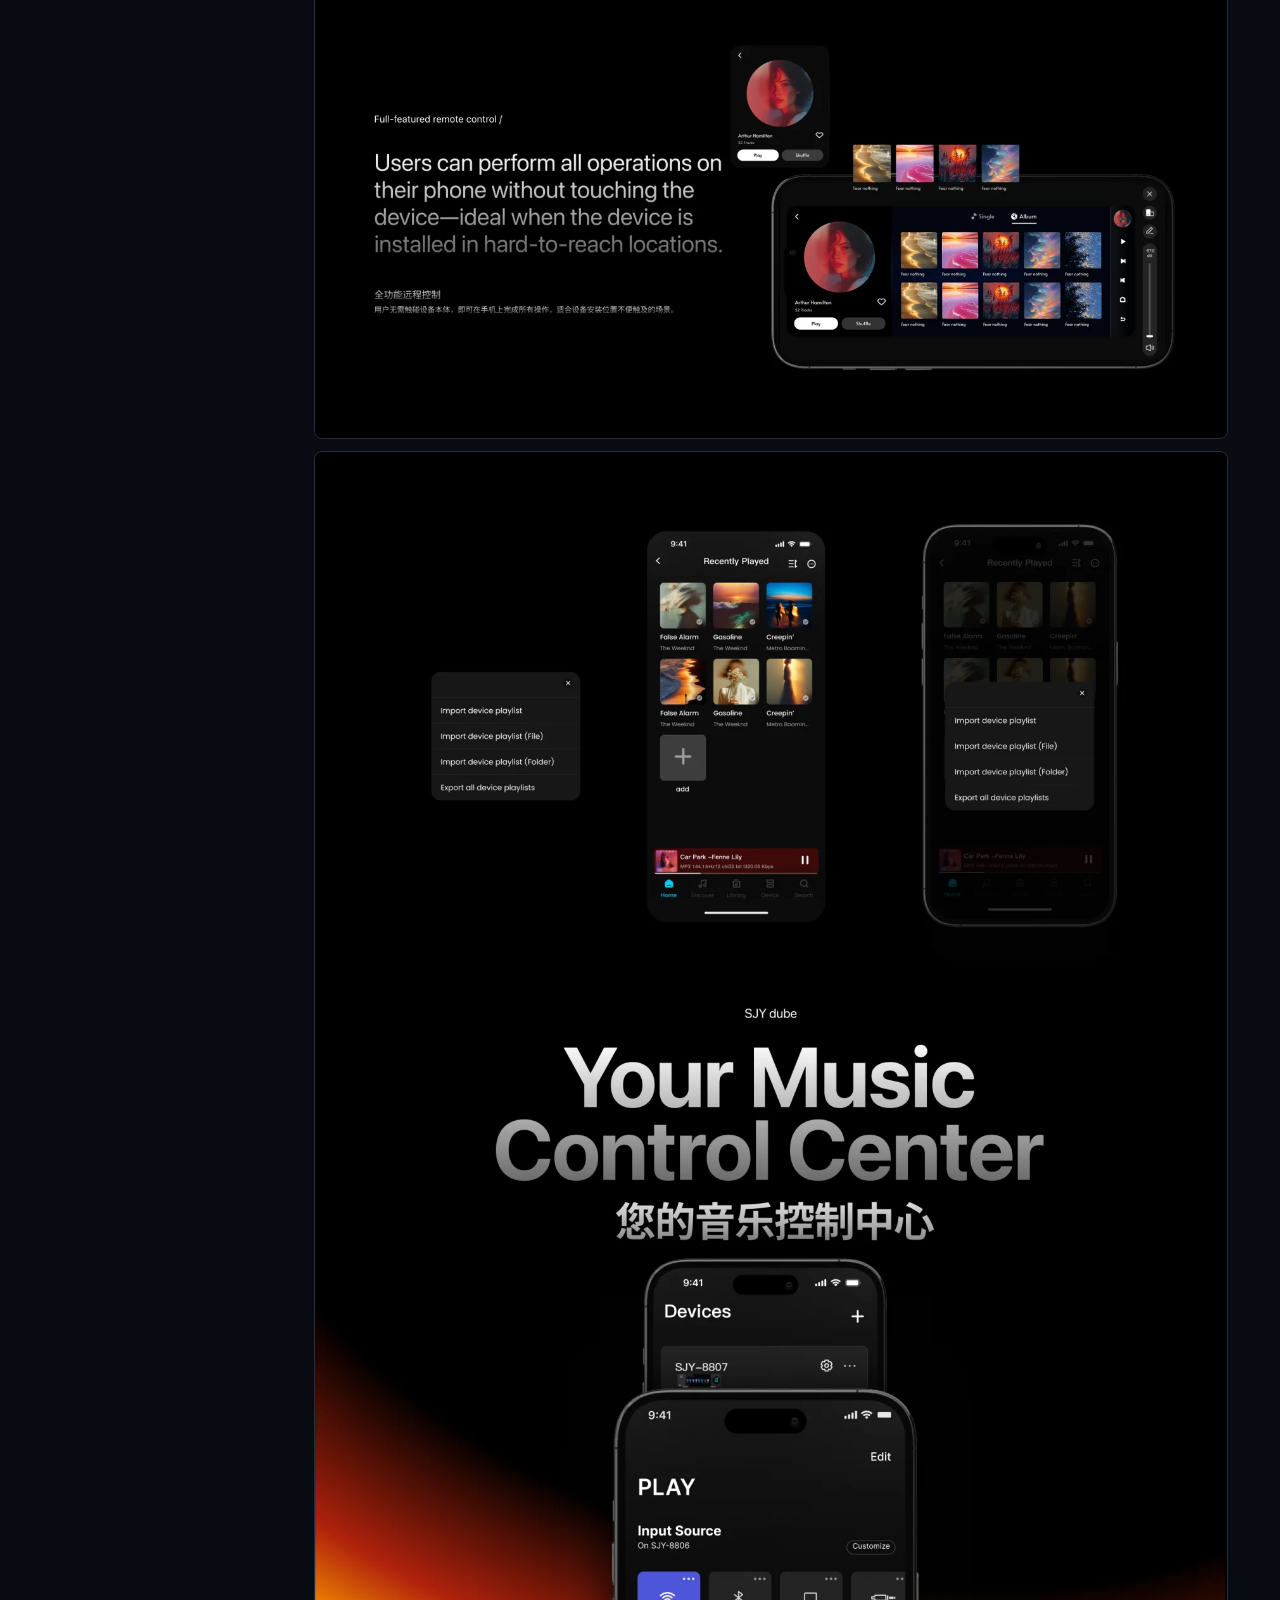
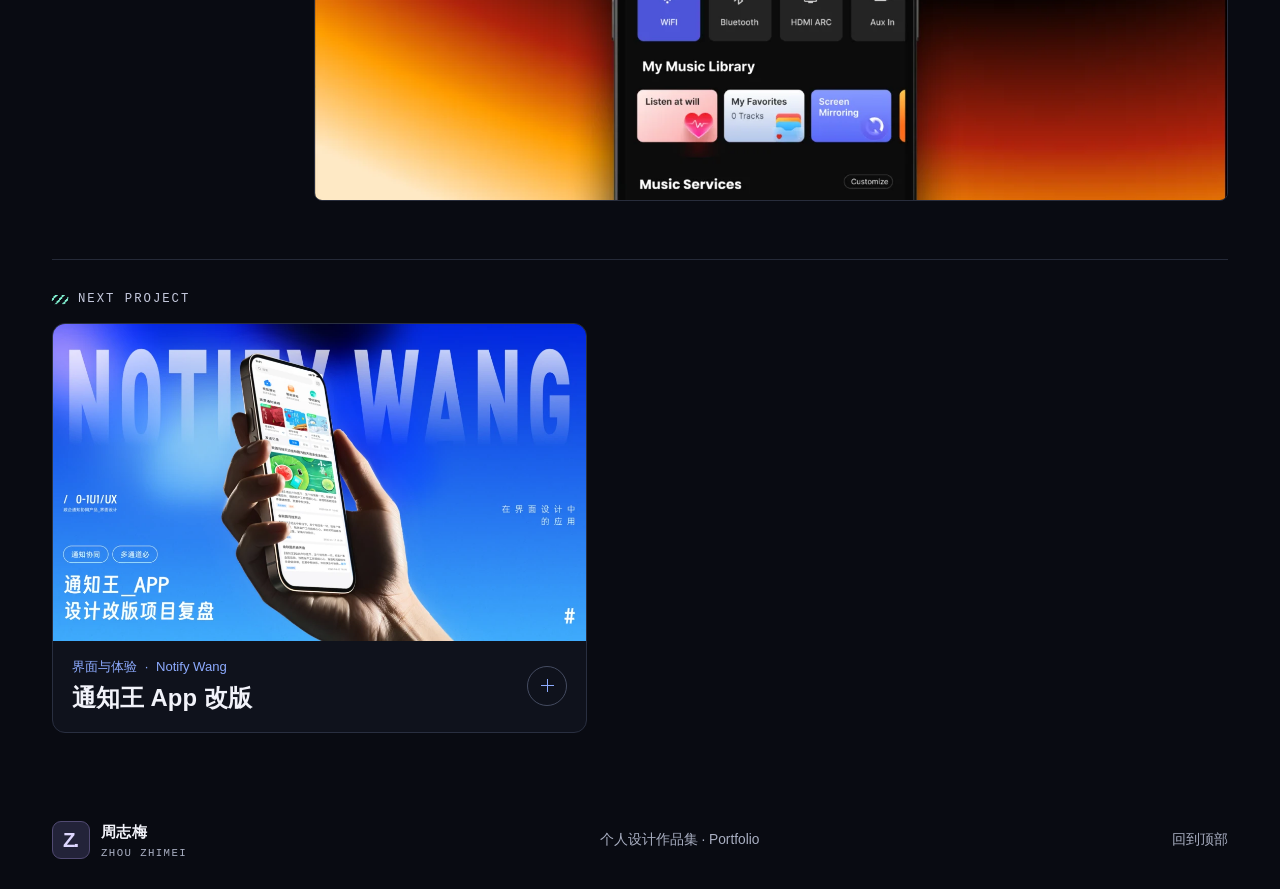
<file: work/sound-app/index.html>
<!doctype html>
<html lang="zh-CN" id="top">
<head><meta charset="utf-8"><meta name="viewport" content="width=device-width,initial-scale=1">
<meta name="theme-color" content="#090b12"><meta name="description" content="把输入源、设备控制、本地曲库与音乐服务汇集在手机端，串联音乐发现、全局搜索、播放和投屏。">
<title>SJY DUBE 音乐 App · 周志梅作品集</title><link rel="icon" href="../../favicon.svg" type="image/svg+xml">
<link rel="stylesheet" href="../../style.css"><script defer src="../../site.js"></script></head>
<body><a class="skip" href="#main">跳到主要内容</a>
<header class="topbar"><div class="wrap top-inner">
  <a class="identity" href="../../index.html" aria-label="周志梅 · 首页"><span class="monogram" aria-hidden="true">Z.</span><span>周志梅 <small>ZHOU ZHIMEI</small></span></a>
  <nav aria-label="主导航"><a href="../../index.html#work">作品</a><a href="../../index.html#about">关于</a></nav>
  <a class="top-contact" href="../../index.html#contact">联系我</a>
</div></header><main id="main" class="case" style="--project-color:#ff8e58">
    <div class="wrap"><a class="backlink" href="../../index.html#work">返回作品列表</a>
    <section class="case-head">
      <div><p class="eyebrow"><span class="slash"></span> MUSIC CONTROL APP</p><h1>SJY DUBE 音乐 App<span class="section-dot">.</span></h1><p class="case-description">把输入源、设备控制、本地曲库与音乐服务汇集在手机端，串联音乐发现、全局搜索、播放和投屏。</p><p class="case-category">界面与体验</p></div>
      <div class="case-image"><img src="../../assets/sound-app.webp" alt="SJY DUBE 音乐 App项目展示" width="1050" height="690" fetchpriority="high"></div>
    </section>
    <div class="case-layout">
      <aside class="case-aside"><nav aria-label="案例目录"><p>案例目录</p><a href="#chapter-1">播放入口与设备控制</a><a href="#chapter-2">音乐发现与播放体验</a><a href="#chapter-3">全局搜索与投屏</a></nav><p class="image-hint">点击图片查看大图</p></aside>
      <div class="case-story"><section class="case-chapter" id="chapter-1"><h2>播放入口与设备控制</h2><div class="paper"><a class="page-shot" href="../../assets/p23-1.webp" aria-label="放大SJY DUBE 音乐 App · 播放入口与设备控制 · PDF 第 23 页（第 1 部分）"><img src="../../assets/p23-1.webp" alt="SJY DUBE 音乐 App · 播放入口与设备控制 · PDF 第 23 页（第 1 部分）" width="1440" height="1238" decoding="async" loading="lazy"></a><a class="page-shot" href="../../assets/p23-2.webp" aria-label="放大SJY DUBE 音乐 App · 播放入口与设备控制 · PDF 第 23 页（第 2 部分）"><img src="../../assets/p23-2.webp" alt="SJY DUBE 音乐 App · 播放入口与设备控制 · PDF 第 23 页（第 2 部分）" width="1440" height="464" decoding="async" loading="lazy"></a></div><div class="paper"><a class="page-shot" href="../../assets/p24-1.webp" aria-label="放大SJY DUBE 音乐 App · 播放入口与设备控制 · PDF 第 24 页（第 1 部分）"><img src="../../assets/p24-1.webp" alt="SJY DUBE 音乐 App · 播放入口与设备控制 · PDF 第 24 页（第 1 部分）" width="1440" height="1238" decoding="async" loading="lazy"></a><a class="page-shot" href="../../assets/p24-2.webp" aria-label="放大SJY DUBE 音乐 App · 播放入口与设备控制 · PDF 第 24 页（第 2 部分）"><img src="../../assets/p24-2.webp" alt="SJY DUBE 音乐 App · 播放入口与设备控制 · PDF 第 24 页（第 2 部分）" width="1440" height="1483" decoding="async" loading="lazy"></a></div></section><section class="case-chapter" id="chapter-2"><h2>音乐发现与播放体验</h2><div class="paper"><a class="page-shot" href="../../assets/p25-1.webp" aria-label="放大SJY DUBE 音乐 App · 音乐发现与播放体验 · PDF 第 25 页（第 1 部分）"><img src="../../assets/p25-1.webp" alt="SJY DUBE 音乐 App · 音乐发现与播放体验 · PDF 第 25 页（第 1 部分）" width="1440" height="1238" decoding="async" loading="lazy"></a><a class="page-shot" href="../../assets/p25-2.webp" aria-label="放大SJY DUBE 音乐 App · 音乐发现与播放体验 · PDF 第 25 页（第 2 部分）"><img src="../../assets/p25-2.webp" alt="SJY DUBE 音乐 App · 音乐发现与播放体验 · PDF 第 25 页（第 2 部分）" width="1440" height="1238" decoding="async" loading="lazy"></a><a class="page-shot" href="../../assets/p25-3.webp" aria-label="放大SJY DUBE 音乐 App · 音乐发现与播放体验 · PDF 第 25 页（第 3 部分）"><img src="../../assets/p25-3.webp" alt="SJY DUBE 音乐 App · 音乐发现与播放体验 · PDF 第 25 页（第 3 部分）" width="1440" height="661" decoding="async" loading="lazy"></a></div><div class="paper"><a class="page-shot" href="../../assets/p26-1.webp" aria-label="放大SJY DUBE 音乐 App · 音乐发现与播放体验 · PDF 第 26 页（第 1 部分）"><img src="../../assets/p26-1.webp" alt="SJY DUBE 音乐 App · 音乐发现与播放体验 · PDF 第 26 页（第 1 部分）" width="1440" height="1238" decoding="async" loading="lazy"></a><a class="page-shot" href="../../assets/p26-2.webp" aria-label="放大SJY DUBE 音乐 App · 音乐发现与播放体验 · PDF 第 26 页（第 2 部分）"><img src="../../assets/p26-2.webp" alt="SJY DUBE 音乐 App · 音乐发现与播放体验 · PDF 第 26 页（第 2 部分）" width="1440" height="1238" decoding="async" loading="lazy"></a><a class="page-shot" href="../../assets/p26-3.webp" aria-label="放大SJY DUBE 音乐 App · 音乐发现与播放体验 · PDF 第 26 页（第 3 部分）"><img src="../../assets/p26-3.webp" alt="SJY DUBE 音乐 App · 音乐发现与播放体验 · PDF 第 26 页（第 3 部分）" width="1440" height="282" decoding="async" loading="lazy"></a></div><div class="paper"><a class="page-shot" href="../../assets/p27-1.webp" aria-label="放大SJY DUBE 音乐 App · 音乐发现与播放体验 · PDF 第 27 页（第 1 部分）"><img src="../../assets/p27-1.webp" alt="SJY DUBE 音乐 App · 音乐发现与播放体验 · PDF 第 27 页（第 1 部分）" width="1440" height="1238" decoding="async" loading="lazy"></a><a class="page-shot" href="../../assets/p27-2.webp" aria-label="放大SJY DUBE 音乐 App · 音乐发现与播放体验 · PDF 第 27 页（第 2 部分）"><img src="../../assets/p27-2.webp" alt="SJY DUBE 音乐 App · 音乐发现与播放体验 · PDF 第 27 页（第 2 部分）" width="1440" height="1238" decoding="async" loading="lazy"></a><a class="page-shot" href="../../assets/p27-3.webp" aria-label="放大SJY DUBE 音乐 App · 音乐发现与播放体验 · PDF 第 27 页（第 3 部分）"><img src="../../assets/p27-3.webp" alt="SJY DUBE 音乐 App · 音乐发现与播放体验 · PDF 第 27 页（第 3 部分）" width="1440" height="1194" decoding="async" loading="lazy"></a></div></section><section class="case-chapter" id="chapter-3"><h2>全局搜索与投屏</h2><div class="paper"><a class="page-shot" href="../../assets/p28-1.webp" aria-label="放大SJY DUBE 音乐 App · 全局搜索与投屏 · PDF 第 28 页（第 1 部分）"><img src="../../assets/p28-1.webp" alt="SJY DUBE 音乐 App · 全局搜索与投屏 · PDF 第 28 页（第 1 部分）" width="1440" height="1238" decoding="async" loading="lazy"></a><a class="page-shot" href="../../assets/p28-2.webp" aria-label="放大SJY DUBE 音乐 App · 全局搜索与投屏 · PDF 第 28 页（第 2 部分）"><img src="../../assets/p28-2.webp" alt="SJY DUBE 音乐 App · 全局搜索与投屏 · PDF 第 28 页（第 2 部分）" width="1440" height="1333" decoding="async" loading="lazy"></a></div><div class="paper"><a class="page-shot" href="../../assets/p29-1.webp" aria-label="放大SJY DUBE 音乐 App · 全局搜索与投屏 · PDF 第 29 页（第 1 部分）"><img src="../../assets/p29-1.webp" alt="SJY DUBE 音乐 App · 全局搜索与投屏 · PDF 第 29 页（第 1 部分）" width="1440" height="1238" decoding="async" loading="lazy"></a><a class="page-shot" href="../../assets/p29-2.webp" aria-label="放大SJY DUBE 音乐 App · 全局搜索与投屏 · PDF 第 29 页（第 2 部分）"><img src="../../assets/p29-2.webp" alt="SJY DUBE 音乐 App · 全局搜索与投屏 · PDF 第 29 页（第 2 部分）" width="1440" height="1238" decoding="async" loading="lazy"></a><a class="page-shot" href="../../assets/p29-3.webp" aria-label="放大SJY DUBE 音乐 App · 全局搜索与投屏 · PDF 第 29 页（第 3 部分）"><img src="../../assets/p29-3.webp" alt="SJY DUBE 音乐 App · 全局搜索与投屏 · PDF 第 29 页（第 3 部分）" width="1440" height="480" decoding="async" loading="lazy"></a></div><div class="paper"><a class="page-shot" href="../../assets/p30-1.webp" aria-label="放大SJY DUBE 音乐 App · 全局搜索与投屏 · PDF 第 30 页（第 1 部分）"><img src="../../assets/p30-1.webp" alt="SJY DUBE 音乐 App · 全局搜索与投屏 · PDF 第 30 页（第 1 部分）" width="1440" height="1238" decoding="async" loading="lazy"></a><a class="page-shot" href="../../assets/p30-2.webp" aria-label="放大SJY DUBE 音乐 App · 全局搜索与投屏 · PDF 第 30 页（第 2 部分）"><img src="../../assets/p30-2.webp" alt="SJY DUBE 音乐 App · 全局搜索与投屏 · PDF 第 30 页（第 2 部分）" width="1440" height="889" decoding="async" loading="lazy"></a></div></section></div>
    </div>
    <section class="next-case" aria-label="下一案例"><p class="eyebrow"><span class="slash"></span> NEXT PROJECT</p><article class="work-card" data-category="ui" style="--project-color:#8dabff">
<a class="card-link" href="../../work/notify/index.html" aria-label="查看案例：通知王 App 改版">
  <div class="card-media"><img src="../../assets/notify.webp" alt="" loading="lazy" decoding="async" width="1050" height="690"></div>
  <div class="card-caption"><div><p>界面与体验 <span>·</span> Notify Wang</p><h3>通知王 App 改版</h3></div><span class="card-open" aria-hidden="true"></span></div>
</a></article></section>
  </div><dialog class="lightbox" aria-label="作品大图">
  <div class="lightbar"><button type="button" data-image-step="-1">上一张</button><span class="image-position" aria-live="polite"></span><button type="button" data-image-step="1">下一张</button><button type="button" class="zoom-toggle" aria-pressed="false">放大</button><button type="button" class="light-close">关闭</button></div>
  <div class="light-scroll" tabindex="0" aria-label="滚动查看图片细节"><img alt=""></div>
</dialog></main><footer class="footer"><div class="wrap footer-in">
    <a class="identity" href="../../index.html"><span class="monogram" aria-hidden="true">Z.</span><span>周志梅 <small>ZHOU ZHIMEI</small></span></a>
    <span>个人设计作品集 · Portfolio</span><a href="#top">回到顶部</a>
</div></footer></body>
</html>
</file>
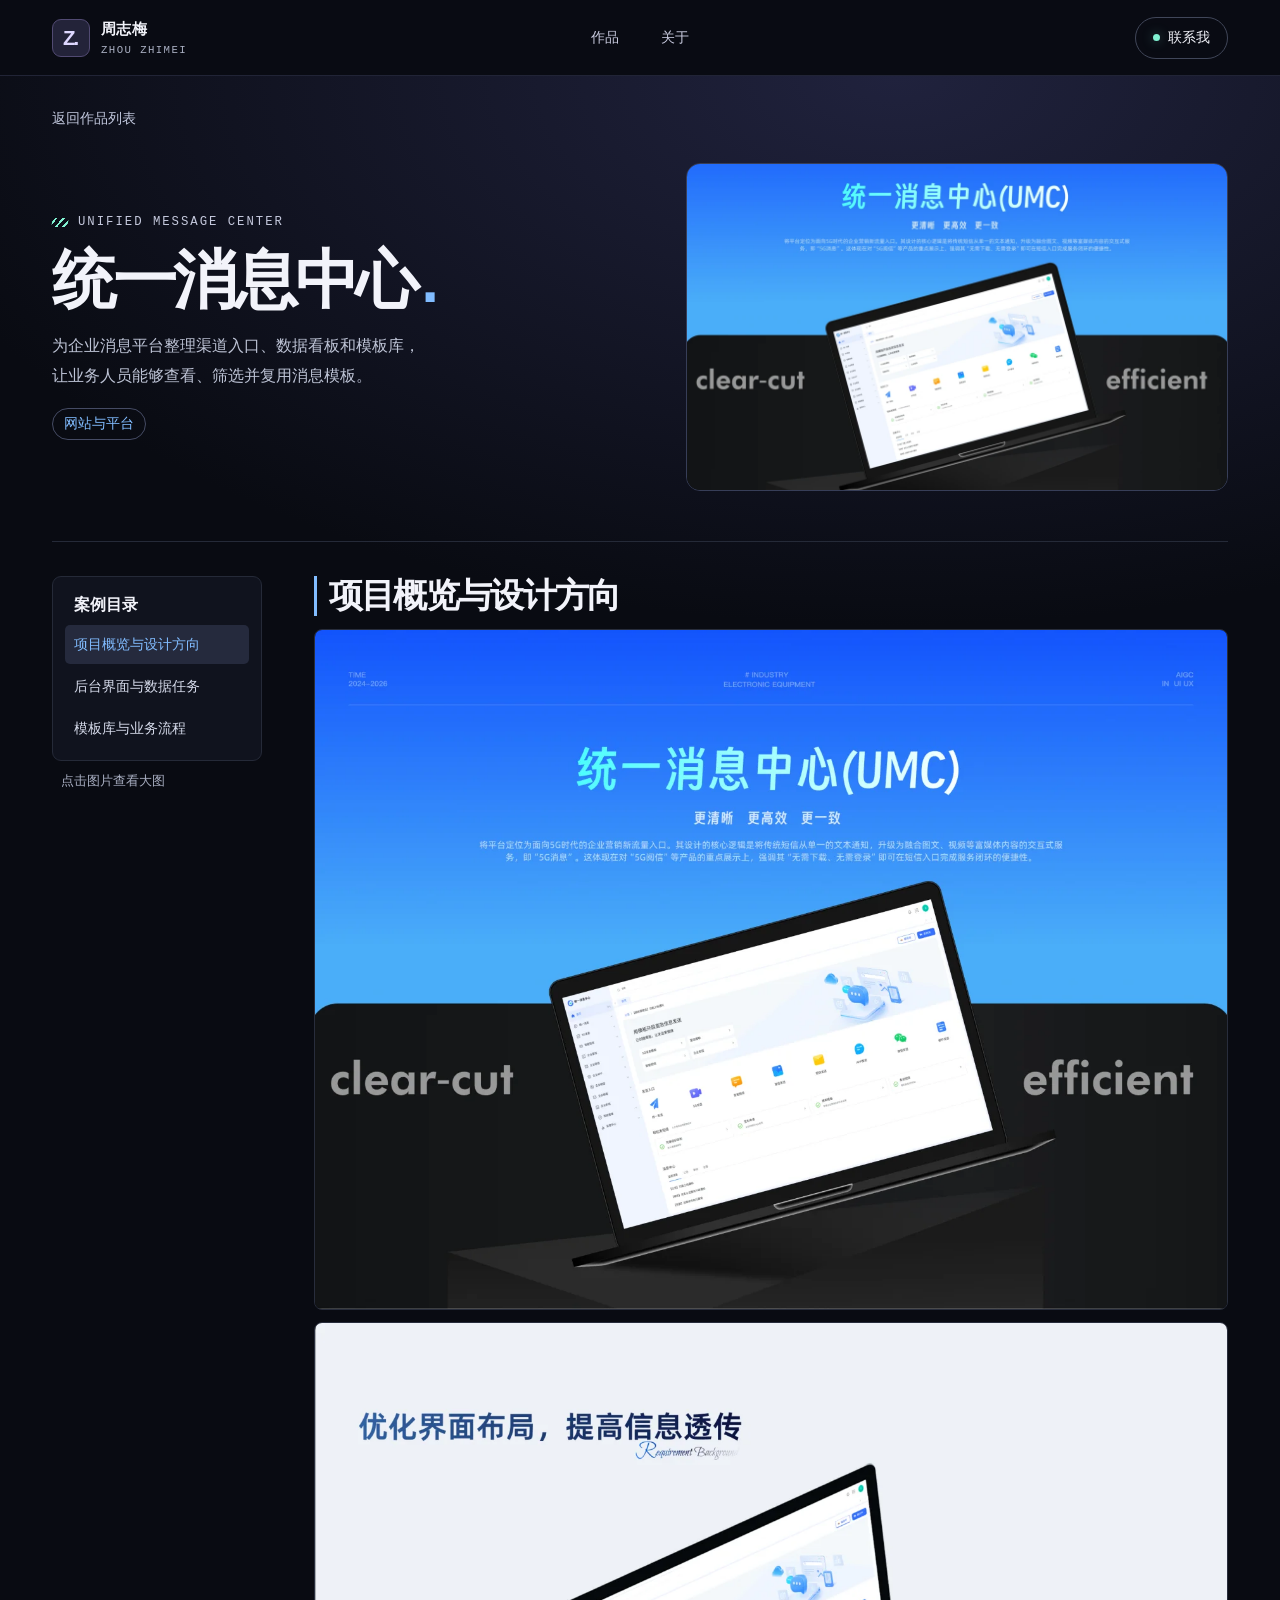
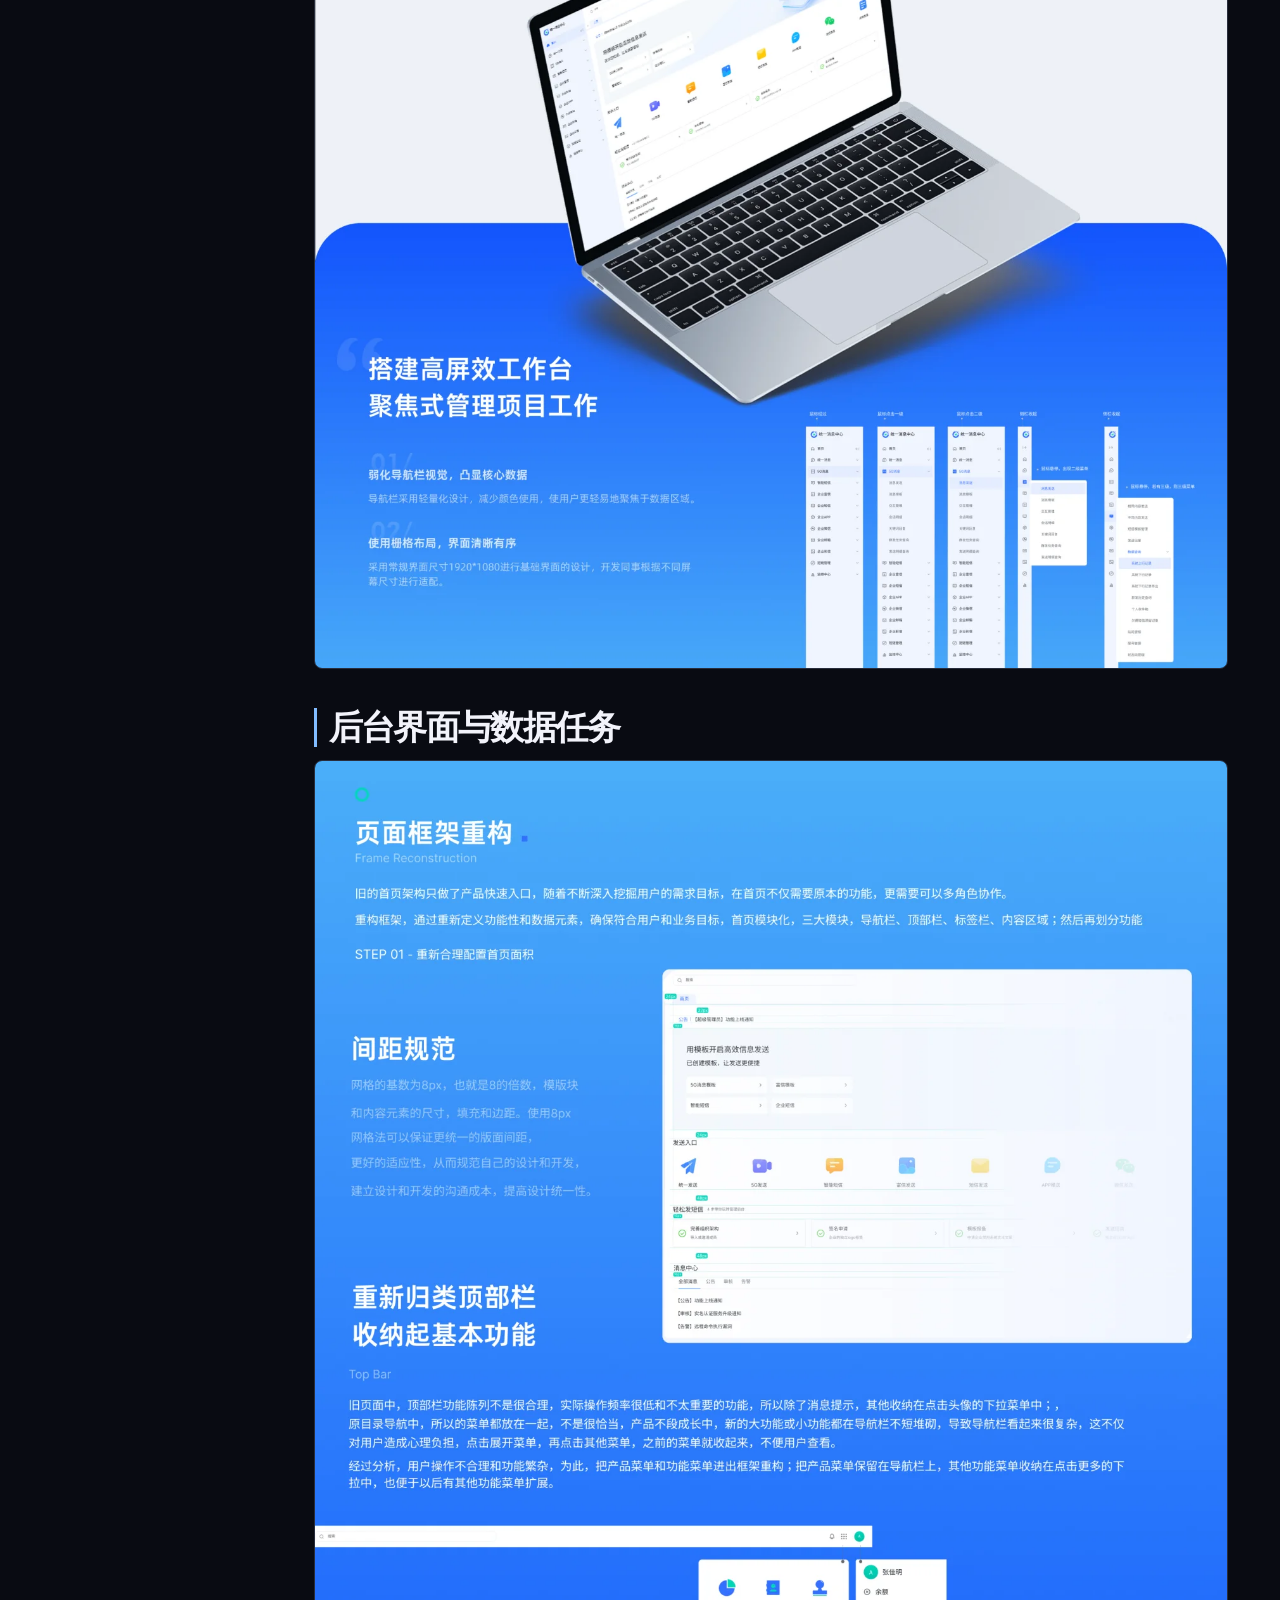
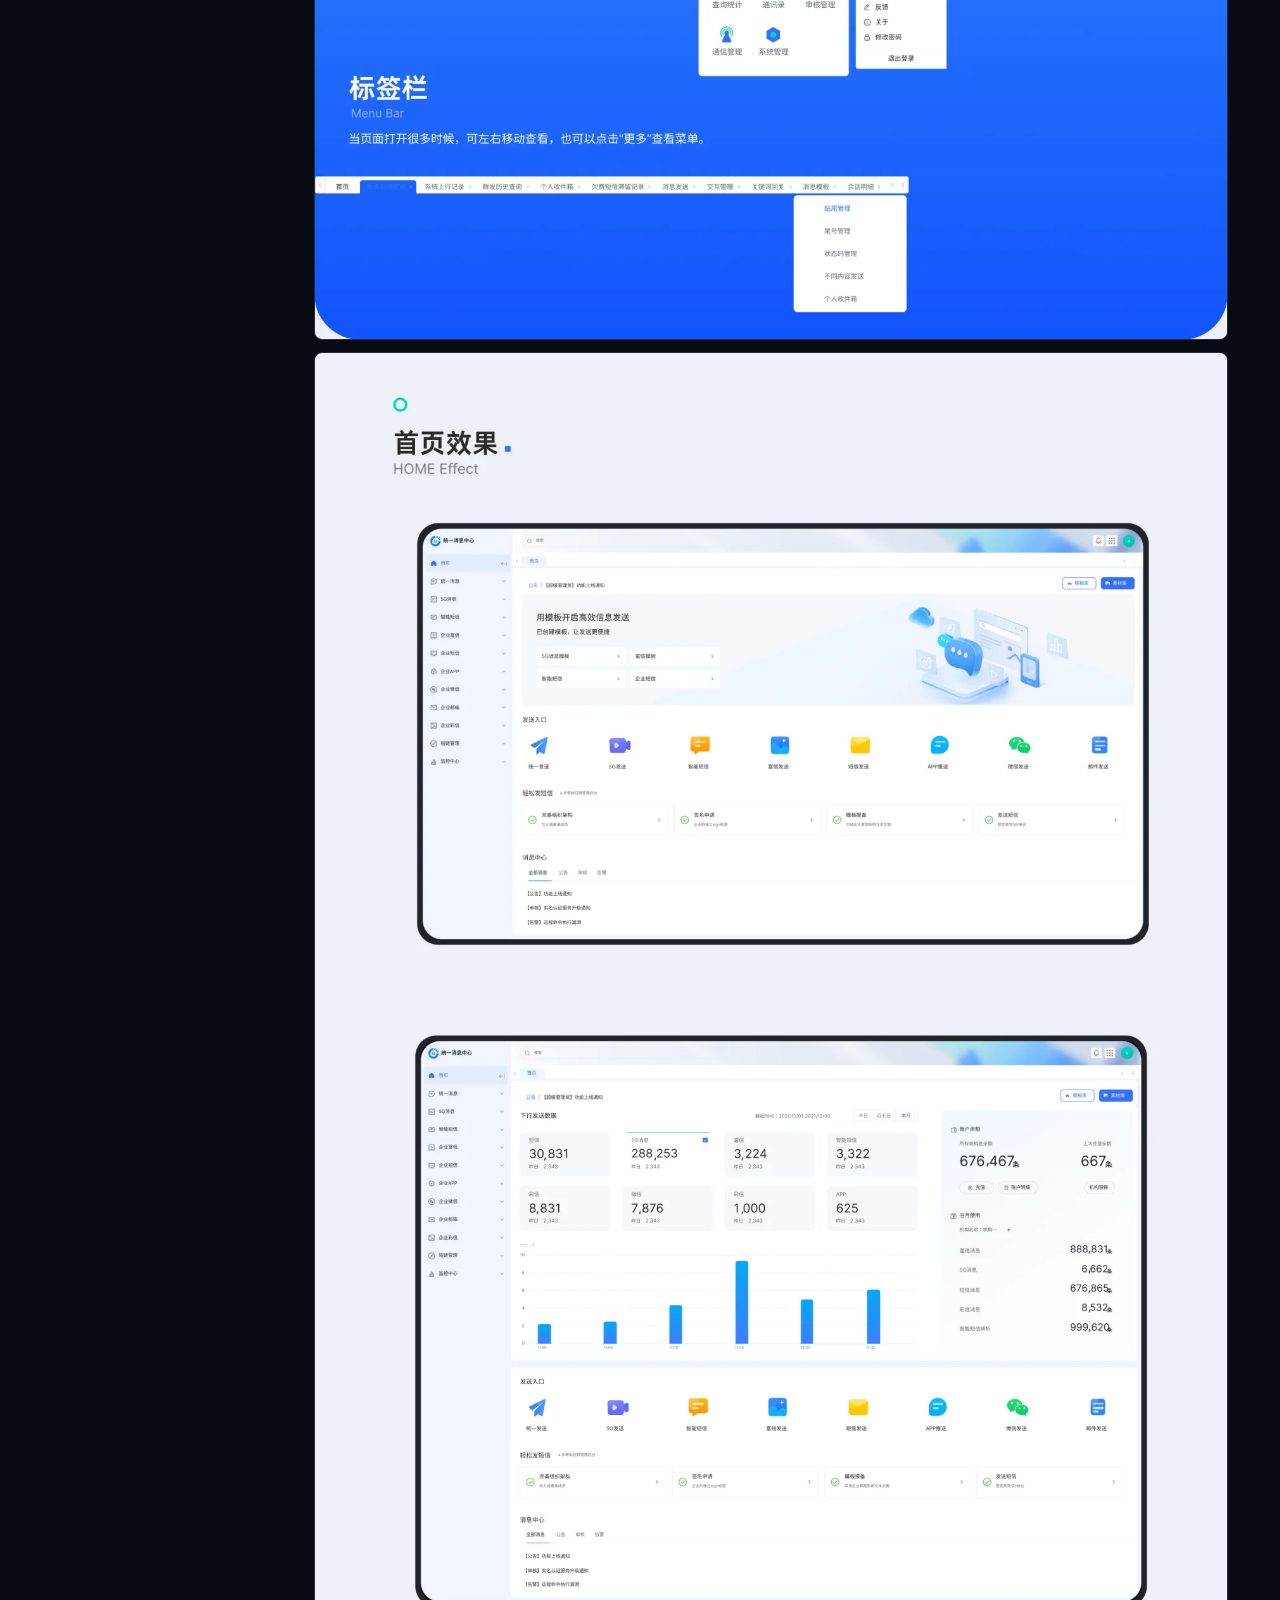
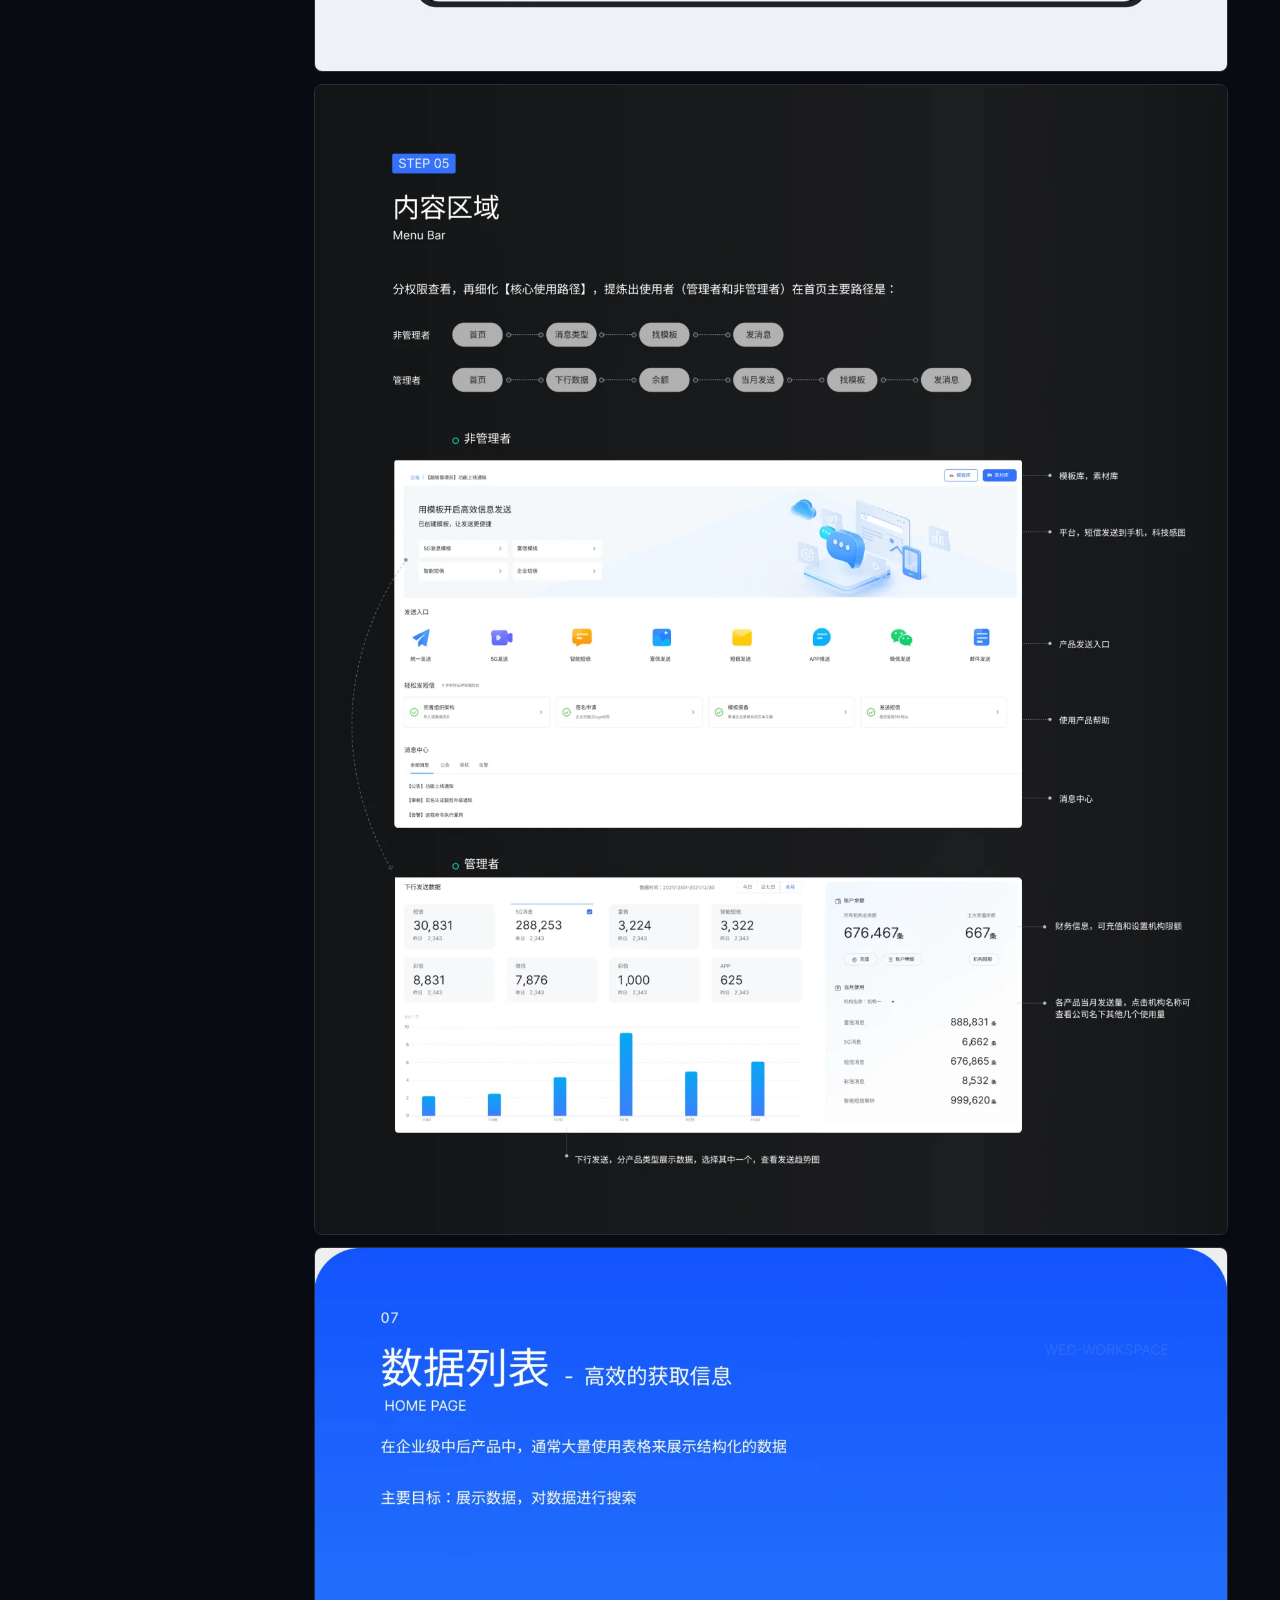
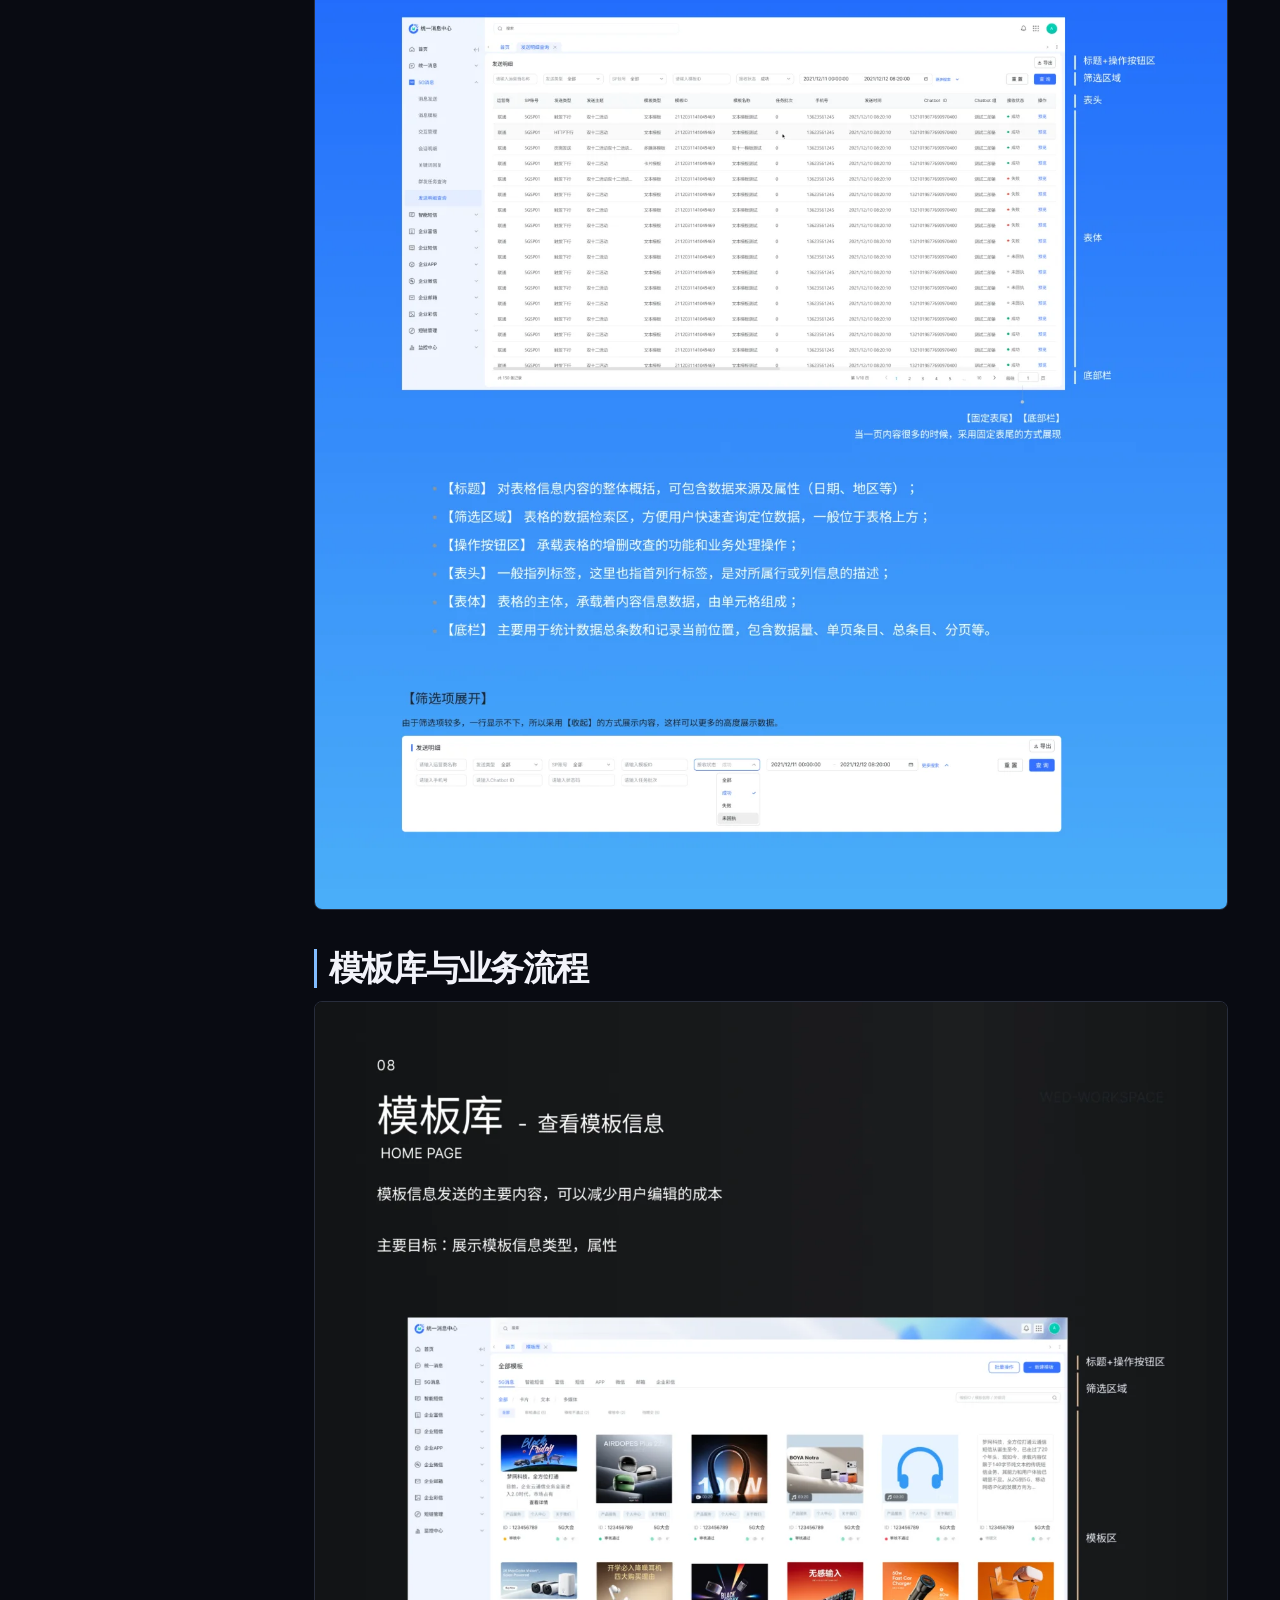
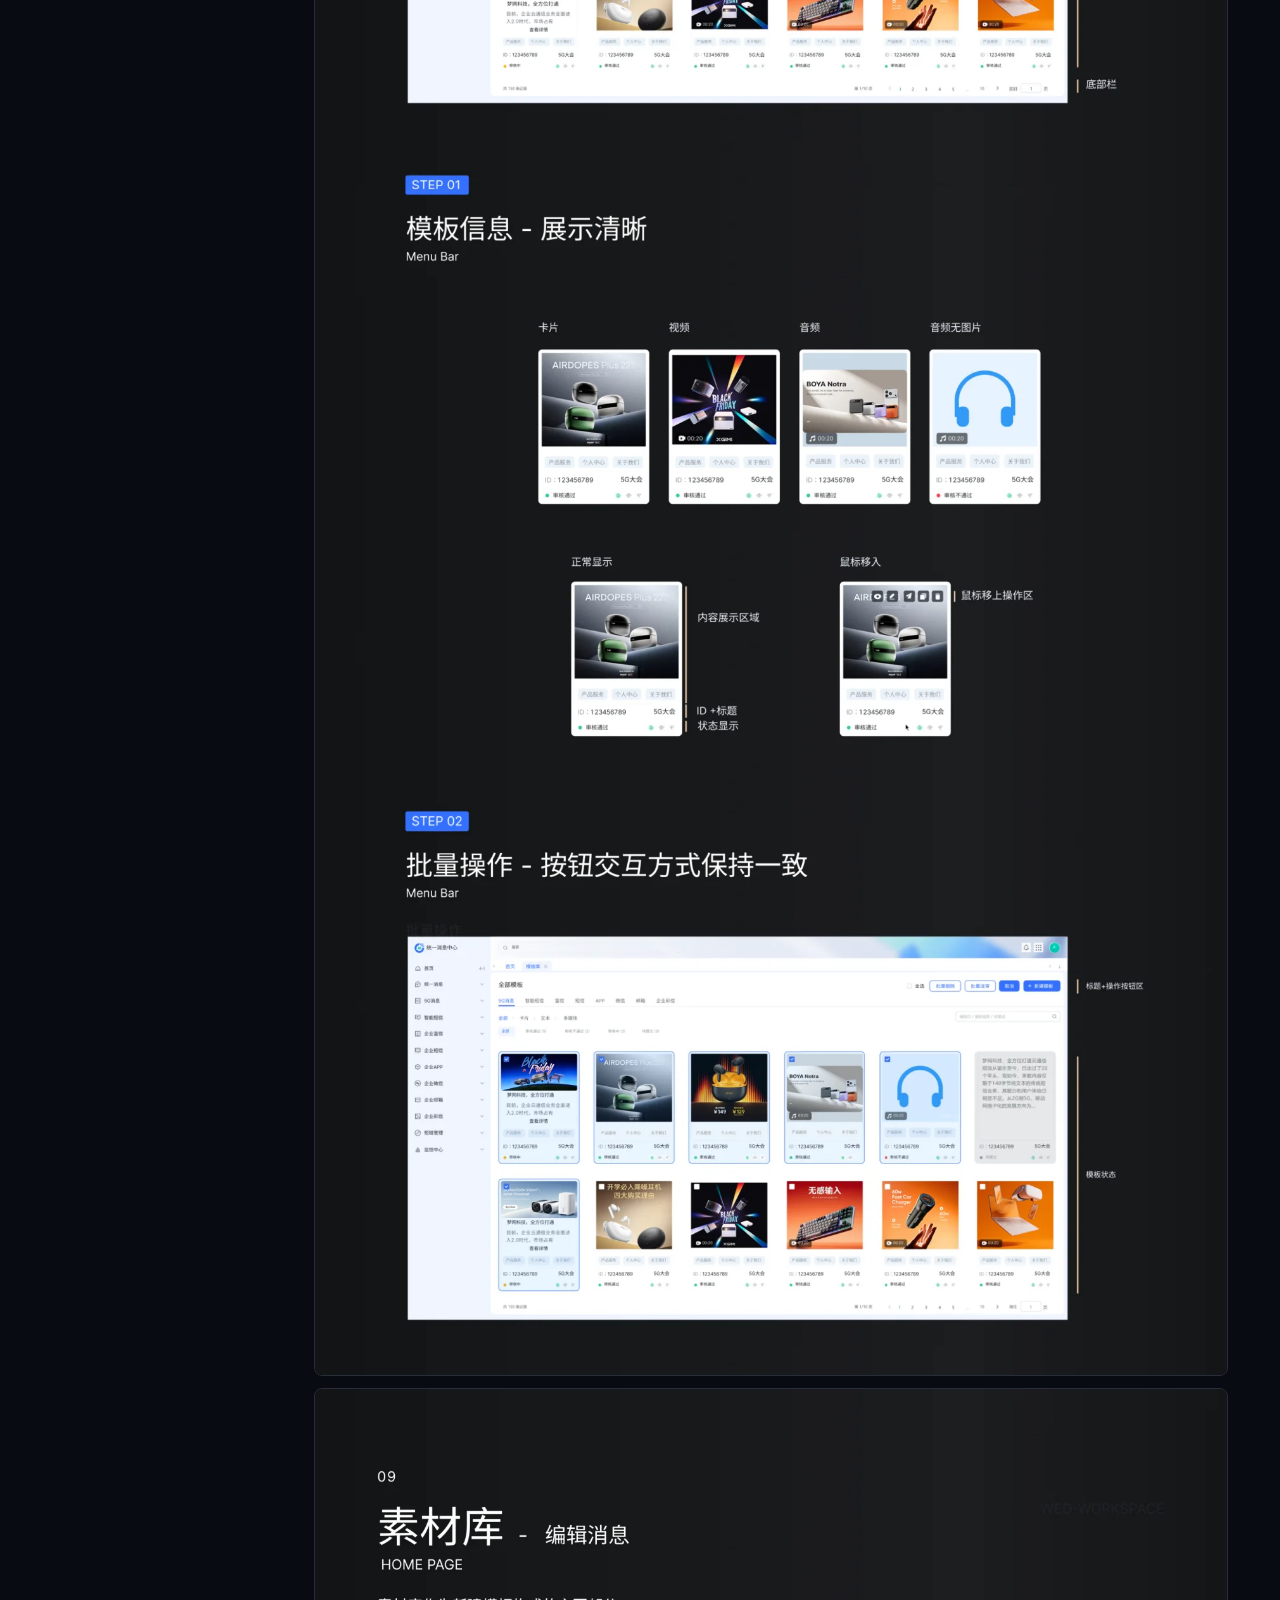
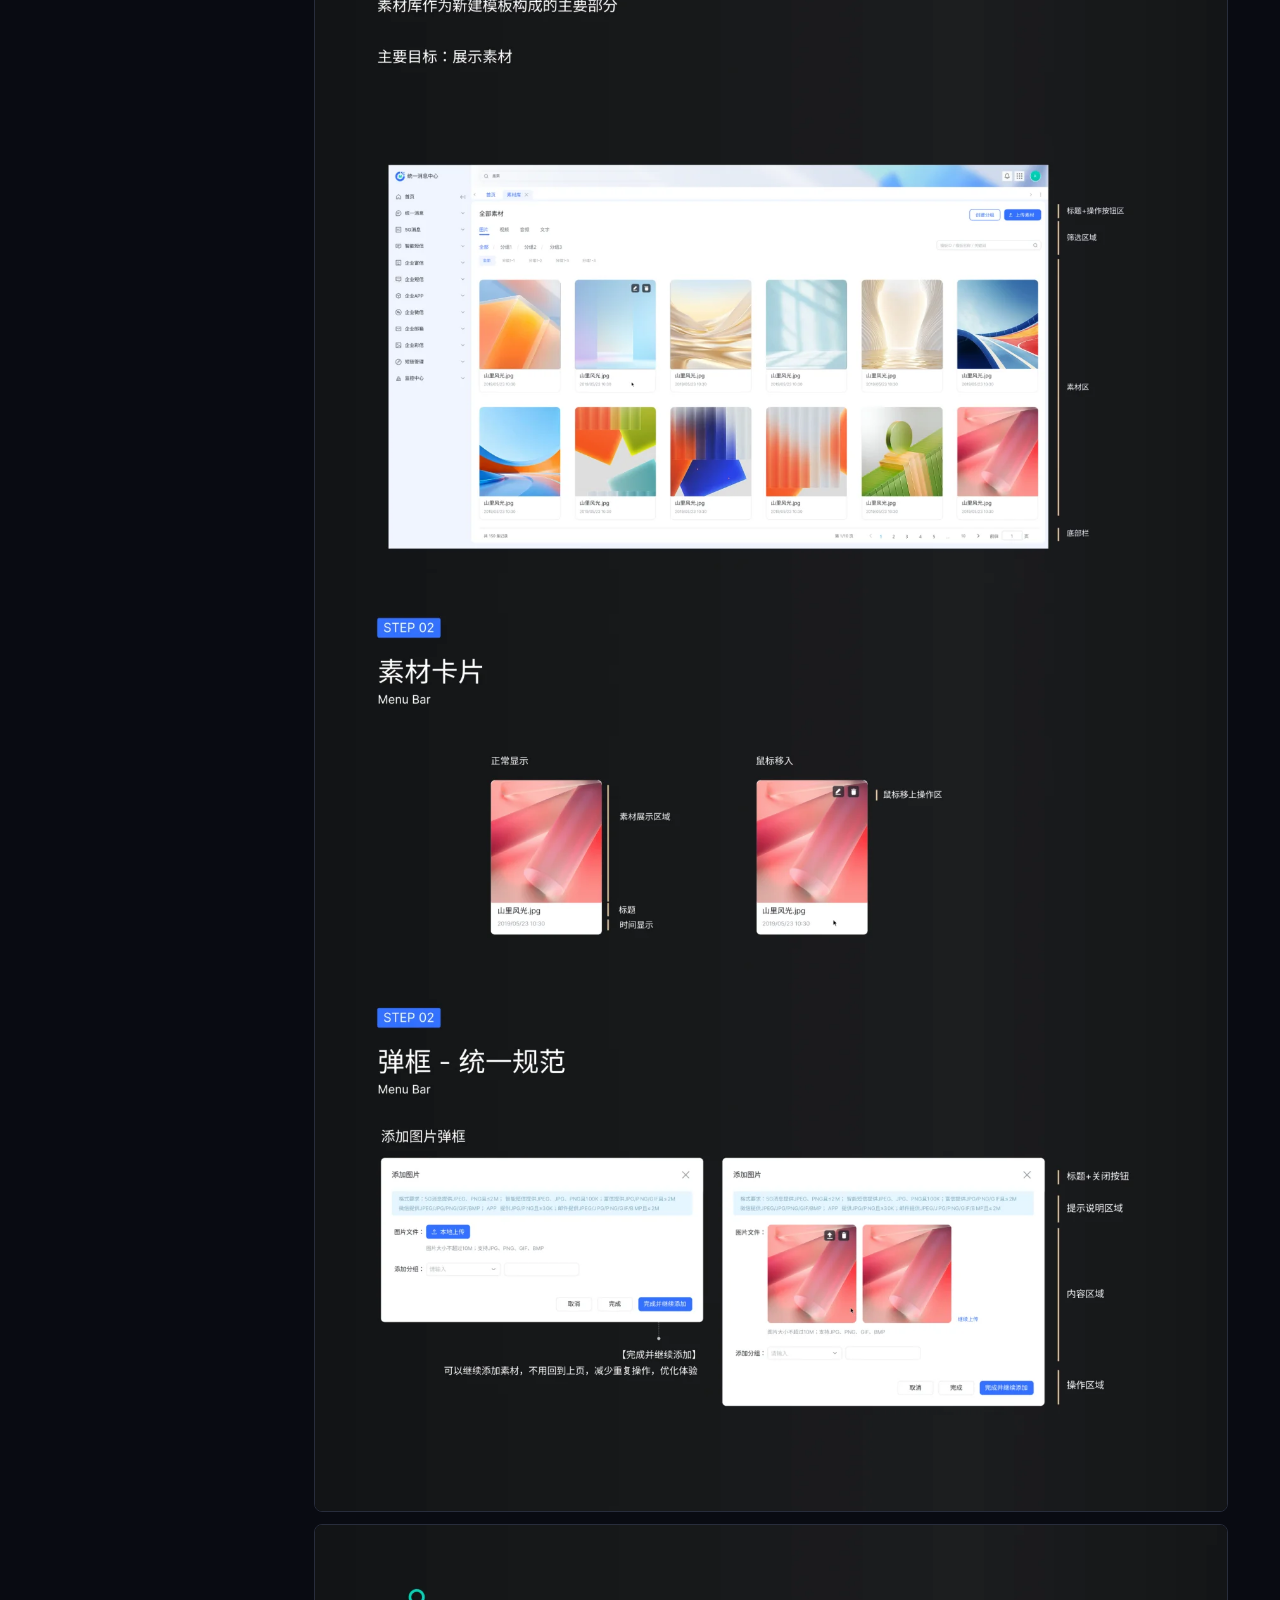
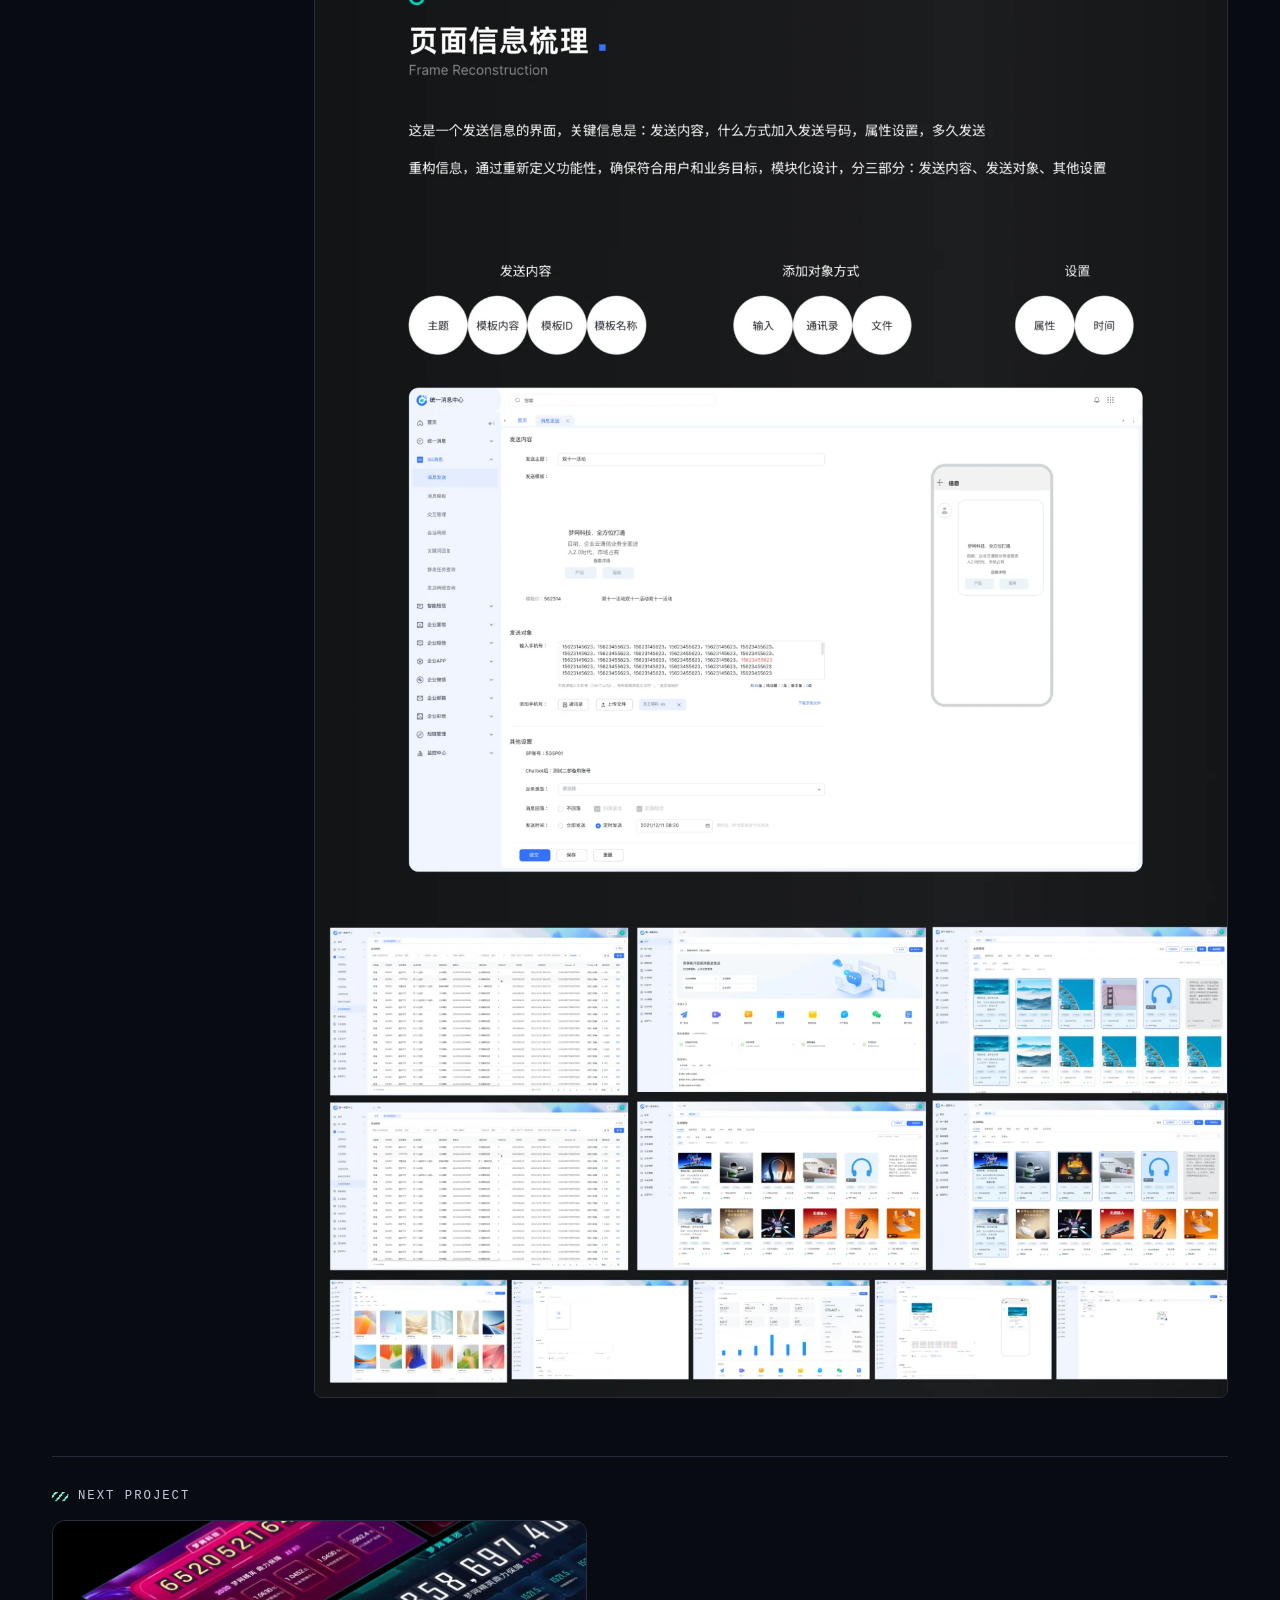
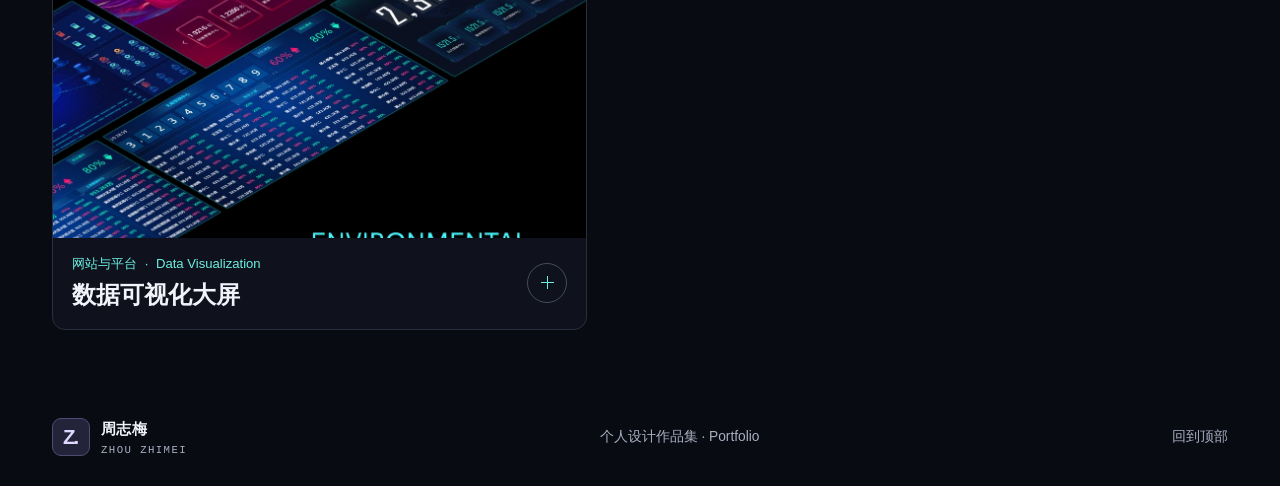
<file: work/umc/index.html>
<!doctype html>
<html lang="zh-CN" id="top">
<head><meta charset="utf-8"><meta name="viewport" content="width=device-width,initial-scale=1">
<meta name="theme-color" content="#090b12"><meta name="description" content="为企业消息平台整理渠道入口、数据看板和模板库，让业务人员能够查看、筛选并复用消息模板。">
<title>统一消息中心 · 周志梅作品集</title><link rel="icon" href="../../favicon.svg" type="image/svg+xml">
<link rel="stylesheet" href="../../style.css"><script defer src="../../site.js"></script></head>
<body><a class="skip" href="#main">跳到主要内容</a>
<header class="topbar"><div class="wrap top-inner">
  <a class="identity" href="../../index.html" aria-label="周志梅 · 首页"><span class="monogram" aria-hidden="true">Z.</span><span>周志梅 <small>ZHOU ZHIMEI</small></span></a>
  <nav aria-label="主导航"><a href="../../index.html#work">作品</a><a href="../../index.html#about">关于</a></nav>
  <a class="top-contact" href="../../index.html#contact">联系我</a>
</div></header><main id="main" class="case" style="--project-color:#81bcff">
    <div class="wrap"><a class="backlink" href="../../index.html#work">返回作品列表</a>
    <section class="case-head">
      <div><p class="eyebrow"><span class="slash"></span> UNIFIED MESSAGE CENTER</p><h1>统一消息中心<span class="section-dot">.</span></h1><p class="case-description">为企业消息平台整理渠道入口、数据看板和模板库，让业务人员能够查看、筛选并复用消息模板。</p><p class="case-category">网站与平台</p></div>
      <div class="case-image"><img src="../../assets/umc.webp" alt="统一消息中心项目展示" width="1050" height="690" fetchpriority="high"></div>
    </section>
    <div class="case-layout">
      <aside class="case-aside"><nav aria-label="案例目录"><p>案例目录</p><a href="#chapter-1">项目概览与设计方向</a><a href="#chapter-2">后台界面与数据任务</a><a href="#chapter-3">模板库与业务流程</a></nav><p class="image-hint">点击图片查看大图</p></aside>
      <div class="case-story"><section class="case-chapter" id="chapter-1"><h2>项目概览与设计方向</h2><div class="paper"><a class="page-shot" href="../../assets/p65-1.webp" aria-label="放大统一消息中心 · 项目概览与设计方向 · PDF 第 65 页"><img src="../../assets/p65-1.webp" alt="统一消息中心 · 项目概览与设计方向 · PDF 第 65 页" width="1440" height="1072" decoding="async" loading="lazy"></a></div><div class="paper"><a class="page-shot" href="../../assets/p66-1.webp" aria-label="放大统一消息中心 · 项目概览与设计方向 · PDF 第 66 页"><img src="../../assets/p66-1.webp" alt="统一消息中心 · 项目概览与设计方向 · PDF 第 66 页" width="1440" height="1491" decoding="async" loading="lazy"></a></div></section><section class="case-chapter" id="chapter-2"><h2>后台界面与数据任务</h2><div class="paper"><a class="page-shot" href="../../assets/p67-1.webp" aria-label="放大统一消息中心 · 后台界面与数据任务 · PDF 第 67 页（第 1 部分）"><img src="../../assets/p67-1.webp" alt="统一消息中心 · 后台界面与数据任务 · PDF 第 67 页（第 1 部分）" width="1440" height="1238" decoding="async" loading="lazy"></a><a class="page-shot" href="../../assets/p67-2.webp" aria-label="放大统一消息中心 · 后台界面与数据任务 · PDF 第 67 页（第 2 部分）"><img src="../../assets/p67-2.webp" alt="统一消息中心 · 后台界面与数据任务 · PDF 第 67 页（第 2 部分）" width="1440" height="621" decoding="async" loading="lazy"></a></div><div class="paper"><a class="page-shot" href="../../assets/p68-1.webp" aria-label="放大统一消息中心 · 后台界面与数据任务 · PDF 第 68 页（第 1 部分）"><img src="../../assets/p68-1.webp" alt="统一消息中心 · 后台界面与数据任务 · PDF 第 68 页（第 1 部分）" width="1440" height="1238" decoding="async" loading="lazy"></a><a class="page-shot" href="../../assets/p68-2.webp" aria-label="放大统一消息中心 · 后台界面与数据任务 · PDF 第 68 页（第 2 部分）"><img src="../../assets/p68-2.webp" alt="统一消息中心 · 后台界面与数据任务 · PDF 第 68 页（第 2 部分）" width="1440" height="843" decoding="async" loading="lazy"></a></div><div class="paper"><a class="page-shot" href="../../assets/p69-1.webp" aria-label="放大统一消息中心 · 后台界面与数据任务 · PDF 第 69 页（第 1 部分）"><img src="../../assets/p69-1.webp" alt="统一消息中心 · 后台界面与数据任务 · PDF 第 69 页（第 1 部分）" width="1440" height="1238" decoding="async" loading="lazy"></a><a class="page-shot" href="../../assets/p69-2.webp" aria-label="放大统一消息中心 · 后台界面与数据任务 · PDF 第 69 页（第 2 部分）"><img src="../../assets/p69-2.webp" alt="统一消息中心 · 后台界面与数据任务 · PDF 第 69 页（第 2 部分）" width="1440" height="574" decoding="async" loading="lazy"></a></div><div class="paper"><a class="page-shot" href="../../assets/p70-1.webp" aria-label="放大统一消息中心 · 后台界面与数据任务 · PDF 第 70 页（第 1 部分）"><img src="../../assets/p70-1.webp" alt="统一消息中心 · 后台界面与数据任务 · PDF 第 70 页（第 1 部分）" width="1440" height="1238" decoding="async" loading="lazy"></a><a class="page-shot" href="../../assets/p70-2.webp" aria-label="放大统一消息中心 · 后台界面与数据任务 · PDF 第 70 页（第 2 部分）"><img src="../../assets/p70-2.webp" alt="统一消息中心 · 后台界面与数据任务 · PDF 第 70 页（第 2 部分）" width="1440" height="752" decoding="async" loading="lazy"></a></div></section><section class="case-chapter" id="chapter-3"><h2>模板库与业务流程</h2><div class="paper"><a class="page-shot" href="../../assets/p71-1.webp" aria-label="放大统一消息中心 · 模板库与业务流程 · PDF 第 71 页（第 1 部分）"><img src="../../assets/p71-1.webp" alt="统一消息中心 · 模板库与业务流程 · PDF 第 71 页（第 1 部分）" width="1440" height="1238" decoding="async" loading="lazy"></a><a class="page-shot" href="../../assets/p71-2.webp" aria-label="放大统一消息中心 · 模板库与业务流程 · PDF 第 71 页（第 2 部分）"><img src="../../assets/p71-2.webp" alt="统一消息中心 · 模板库与业务流程 · PDF 第 71 页（第 2 部分）" width="1440" height="1238" decoding="async" loading="lazy"></a><a class="page-shot" href="../../assets/p71-3.webp" aria-label="放大统一消息中心 · 模板库与业务流程 · PDF 第 71 页（第 3 部分）"><img src="../../assets/p71-3.webp" alt="统一消息中心 · 模板库与业务流程 · PDF 第 71 页（第 3 部分）" width="1440" height="638" decoding="async" loading="lazy"></a></div><div class="paper"><a class="page-shot" href="../../assets/p72-1.webp" aria-label="放大统一消息中心 · 模板库与业务流程 · PDF 第 72 页（第 1 部分）"><img src="../../assets/p72-1.webp" alt="统一消息中心 · 模板库与业务流程 · PDF 第 72 页（第 1 部分）" width="1440" height="1238" decoding="async" loading="lazy"></a><a class="page-shot" href="../../assets/p72-2.webp" aria-label="放大统一消息中心 · 模板库与业务流程 · PDF 第 72 页（第 2 部分）"><img src="../../assets/p72-2.webp" alt="统一消息中心 · 模板库与业务流程 · PDF 第 72 页（第 2 部分）" width="1440" height="1480" decoding="async" loading="lazy"></a></div><div class="paper"><a class="page-shot" href="../../assets/p73-1.webp" aria-label="放大统一消息中心 · 模板库与业务流程 · PDF 第 73 页（第 1 部分）"><img src="../../assets/p73-1.webp" alt="统一消息中心 · 模板库与业务流程 · PDF 第 73 页（第 1 部分）" width="1440" height="1238" decoding="async" loading="lazy"></a><a class="page-shot" href="../../assets/p73-2.webp" aria-label="放大统一消息中心 · 模板库与业务流程 · PDF 第 73 页（第 2 部分）"><img src="../../assets/p73-2.webp" alt="统一消息中心 · 模板库与业务流程 · PDF 第 73 页（第 2 部分）" width="1440" height="1084" decoding="async" loading="lazy"></a></div></section></div>
    </div>
    <section class="next-case" aria-label="下一案例"><p class="eyebrow"><span class="slash"></span> NEXT PROJECT</p><article class="work-card" data-category="web" style="--project-color:#6befe3">
<a class="card-link" href="../../work/dashboard/index.html" aria-label="查看案例：数据可视化大屏">
  <div class="card-media"><img src="../../assets/dashboard.webp" alt="" loading="lazy" decoding="async" width="1050" height="690"></div>
  <div class="card-caption"><div><p>网站与平台 <span>·</span> Data Visualization</p><h3>数据可视化大屏</h3></div><span class="card-open" aria-hidden="true"></span></div>
</a></article></section>
  </div><dialog class="lightbox" aria-label="作品大图">
  <div class="lightbar"><button type="button" data-image-step="-1">上一张</button><span class="image-position" aria-live="polite"></span><button type="button" data-image-step="1">下一张</button><button type="button" class="zoom-toggle" aria-pressed="false">放大</button><button type="button" class="light-close">关闭</button></div>
  <div class="light-scroll" tabindex="0" aria-label="滚动查看图片细节"><img alt=""></div>
</dialog></main><footer class="footer"><div class="wrap footer-in">
    <a class="identity" href="../../index.html"><span class="monogram" aria-hidden="true">Z.</span><span>周志梅 <small>ZHOU ZHIMEI</small></span></a>
    <span>个人设计作品集 · Portfolio</span><a href="#top">回到顶部</a>
</div></footer></body>
</html>
</file>
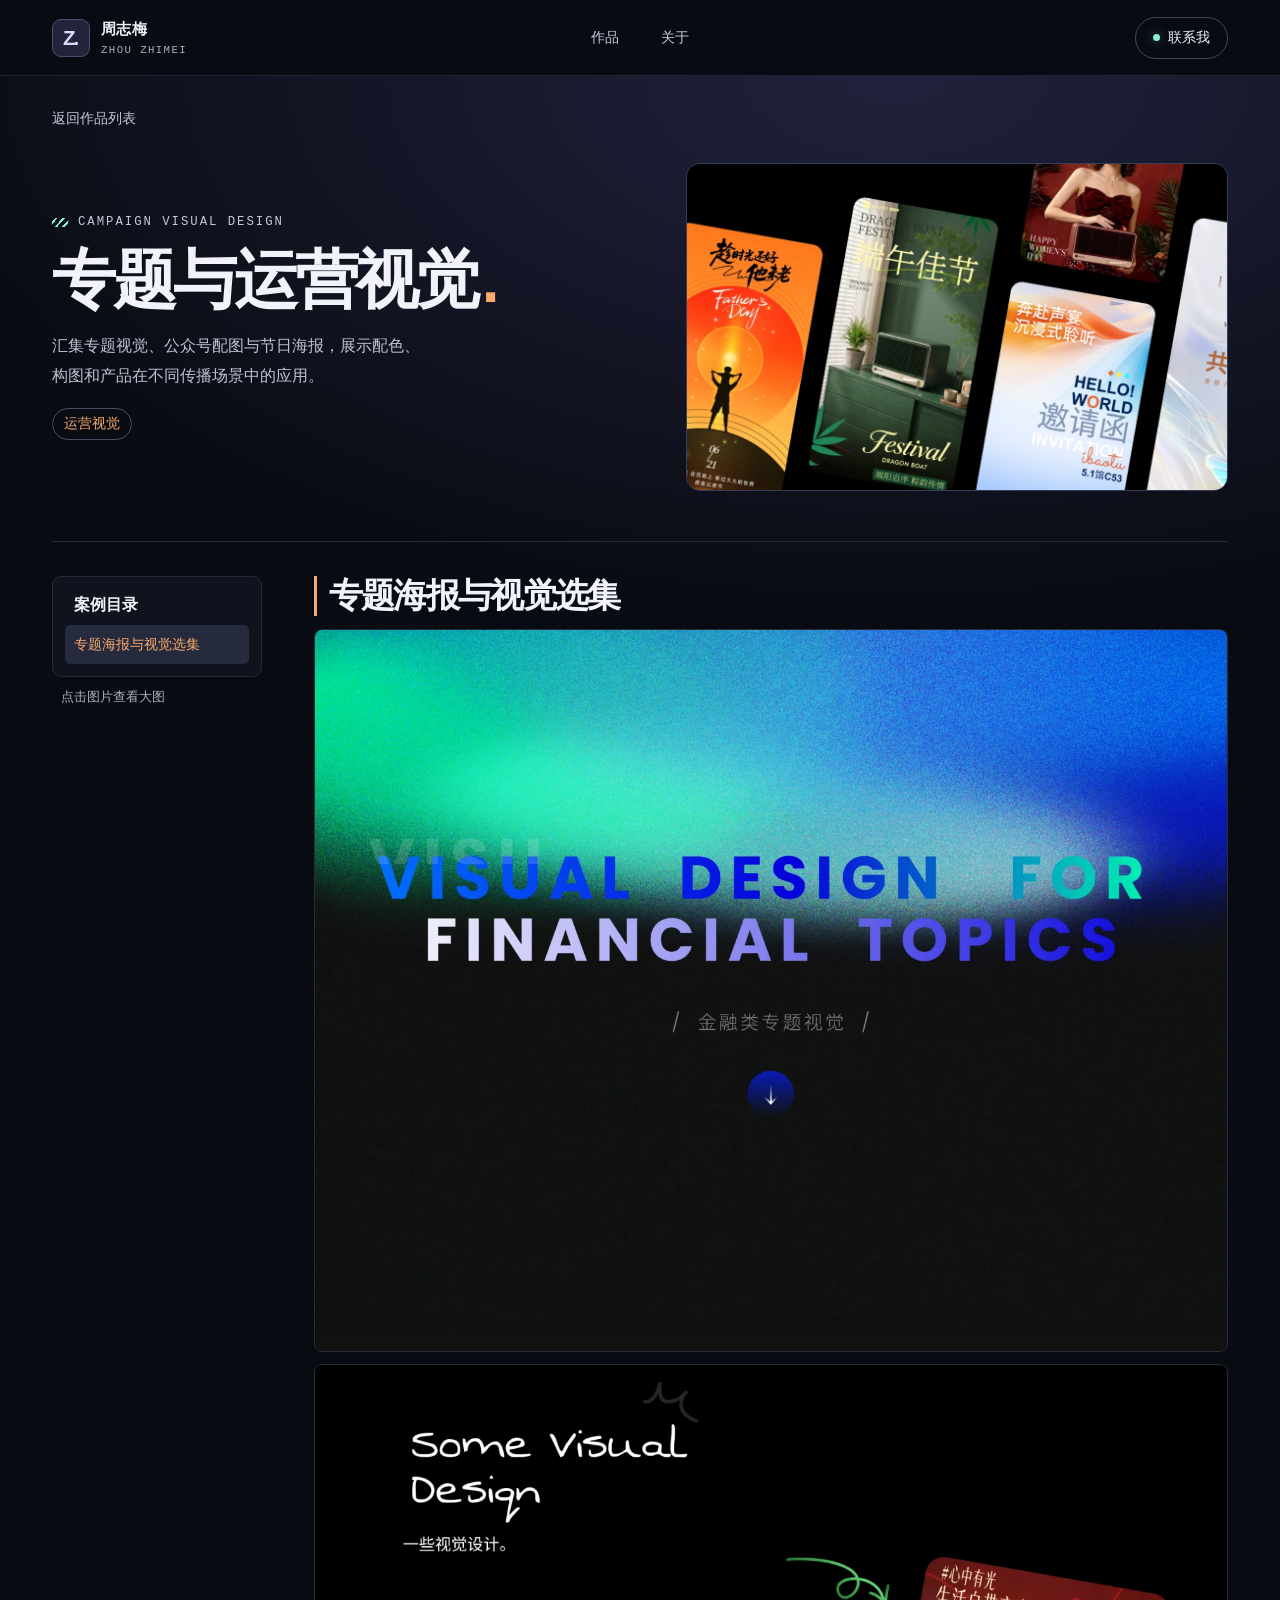
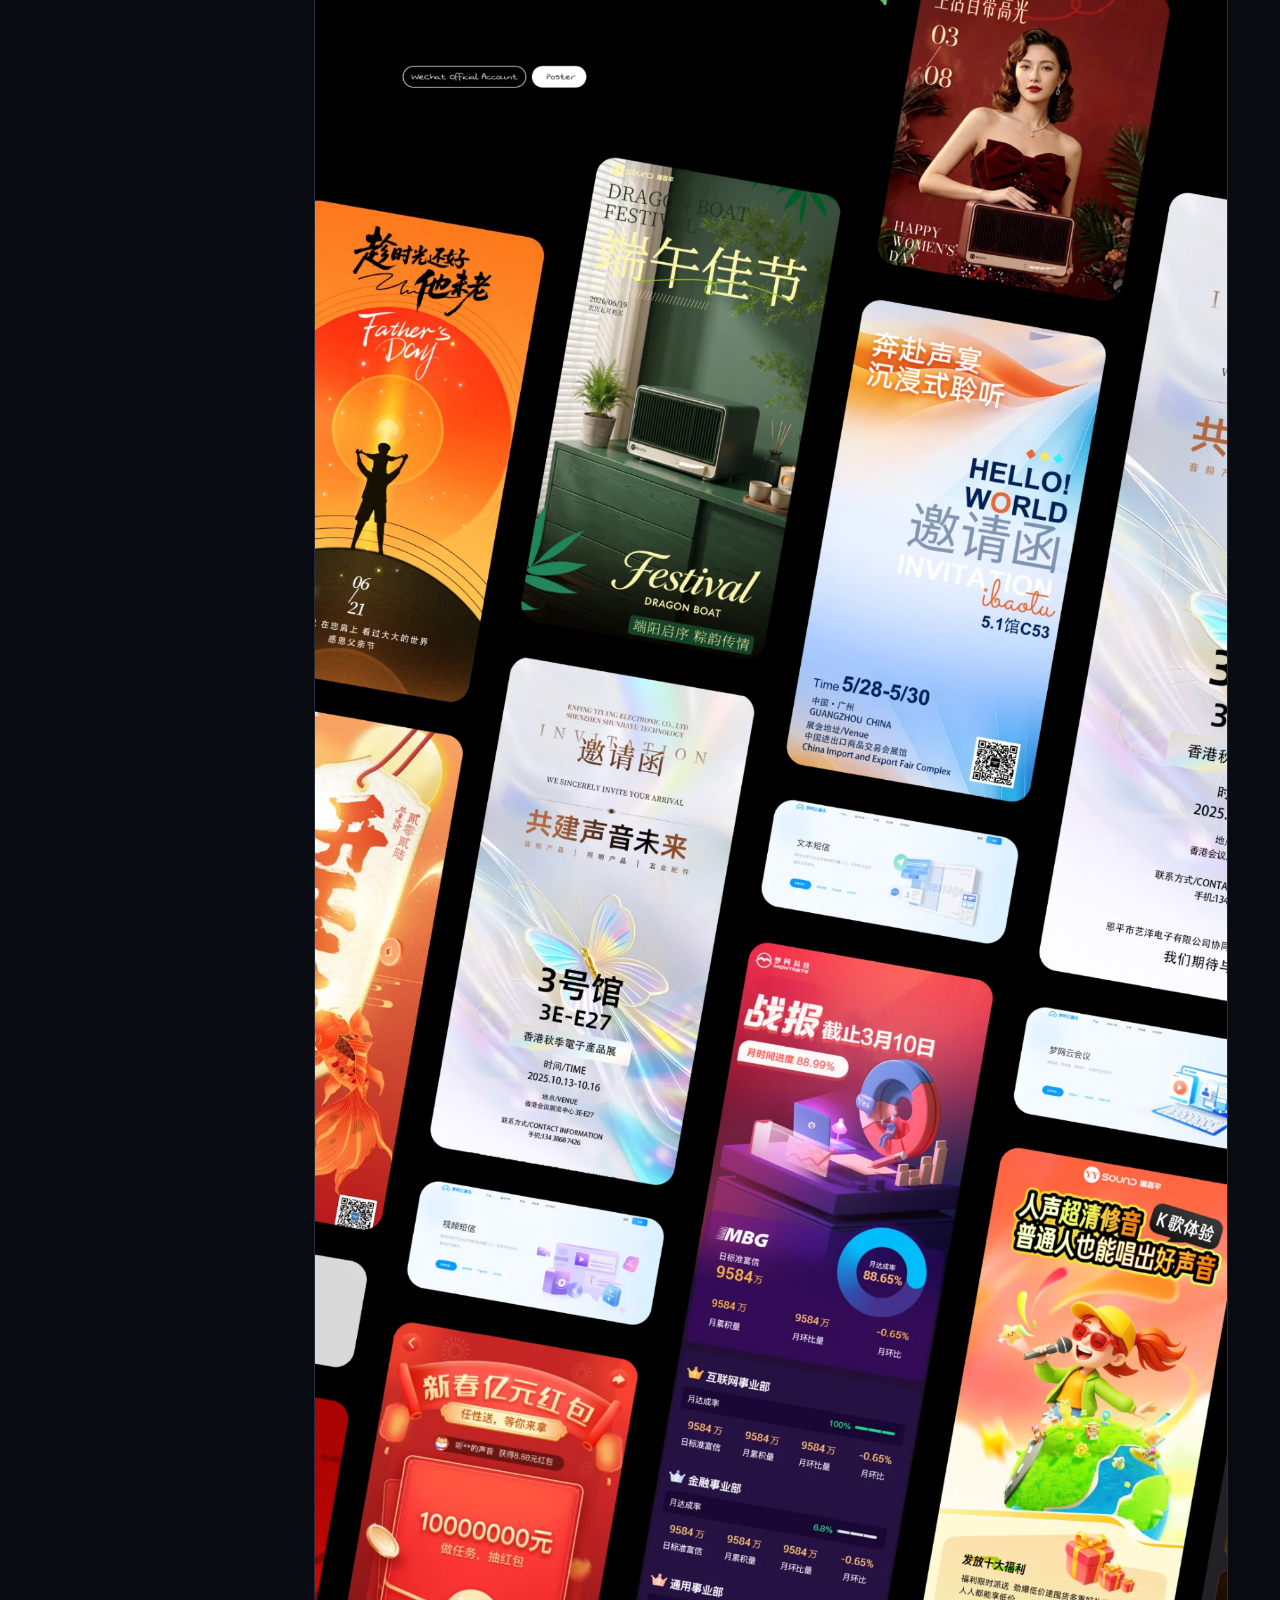
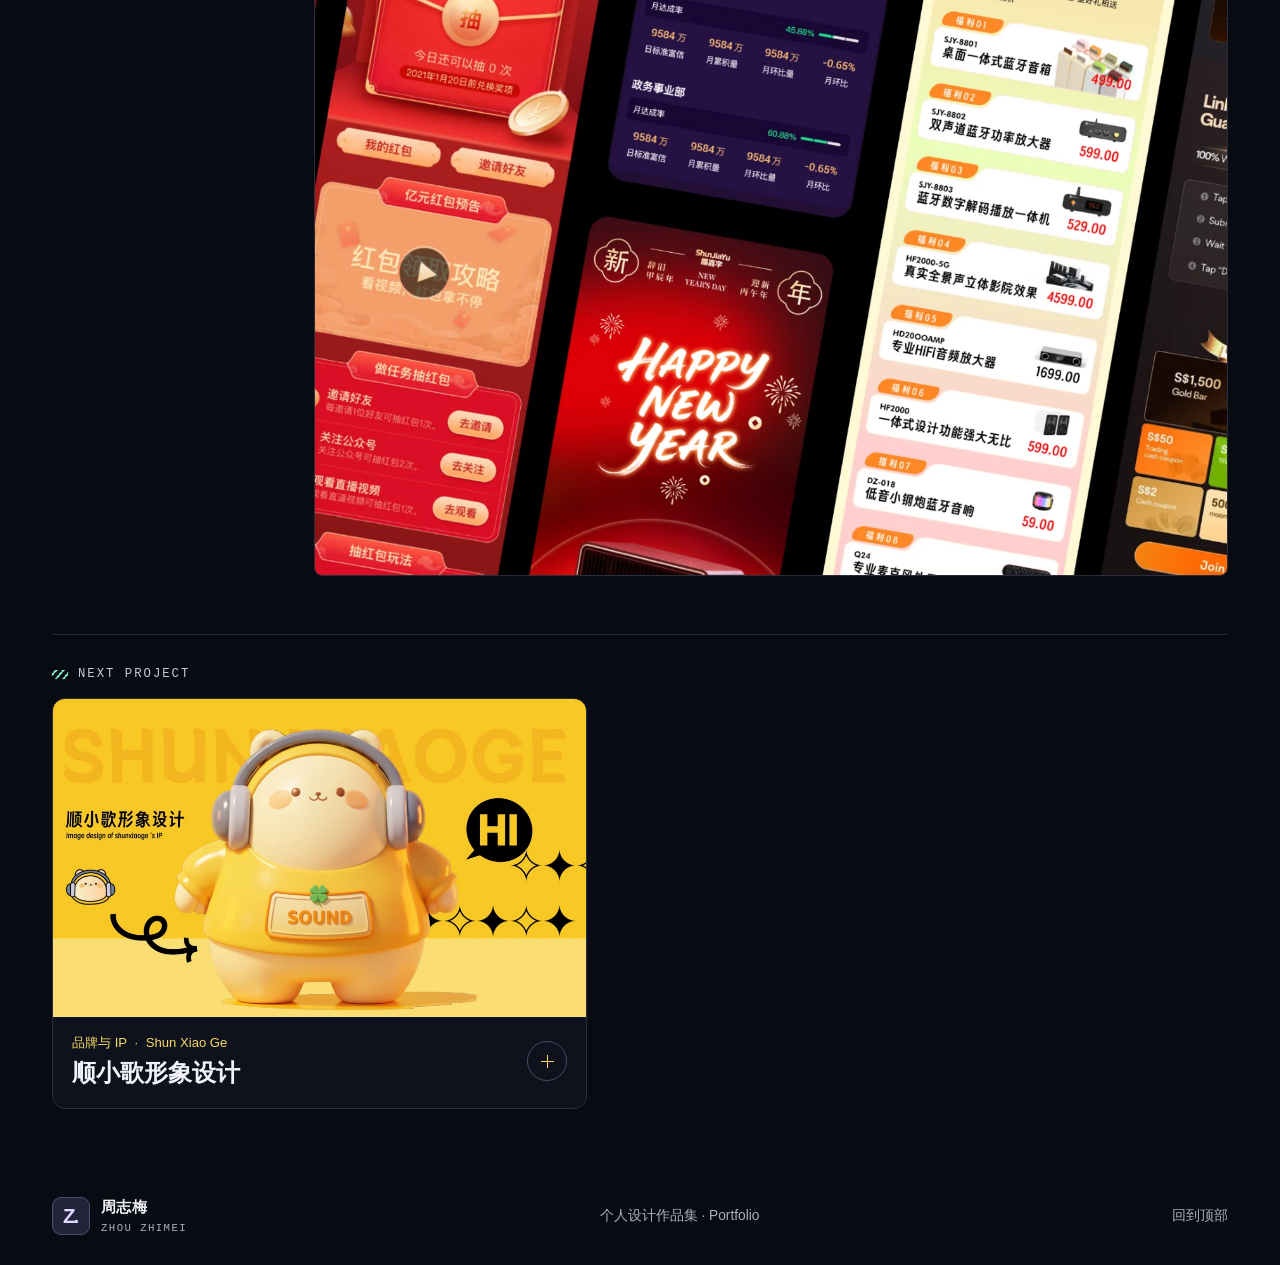
<file: work/visual/index.html>
<!doctype html>
<html lang="zh-CN" id="top">
<head><meta charset="utf-8"><meta name="viewport" content="width=device-width,initial-scale=1">
<meta name="theme-color" content="#090b12"><meta name="description" content="汇集专题视觉、公众号配图与节日海报，展示配色、构图和产品在不同传播场景中的应用。">
<title>专题与运营视觉 · 周志梅作品集</title><link rel="icon" href="../../favicon.svg" type="image/svg+xml">
<link rel="stylesheet" href="../../style.css"><script defer src="../../site.js"></script></head>
<body><a class="skip" href="#main">跳到主要内容</a>
<header class="topbar"><div class="wrap top-inner">
  <a class="identity" href="../../index.html" aria-label="周志梅 · 首页"><span class="monogram" aria-hidden="true">Z.</span><span>周志梅 <small>ZHOU ZHIMEI</small></span></a>
  <nav aria-label="主导航"><a href="../../index.html#work">作品</a><a href="../../index.html#about">关于</a></nav>
  <a class="top-contact" href="../../index.html#contact">联系我</a>
</div></header><main id="main" class="case" style="--project-color:#f9a96b">
    <div class="wrap"><a class="backlink" href="../../index.html#work">返回作品列表</a>
    <section class="case-head">
      <div><p class="eyebrow"><span class="slash"></span> CAMPAIGN VISUAL DESIGN</p><h1>专题与运营视觉<span class="section-dot">.</span></h1><p class="case-description">汇集专题视觉、公众号配图与节日海报，展示配色、构图和产品在不同传播场景中的应用。</p><p class="case-category">运营视觉</p></div>
      <div class="case-image"><img src="../../assets/visual.webp" alt="专题与运营视觉项目展示" width="1050" height="690" fetchpriority="high"></div>
    </section>
    <div class="case-layout">
      <aside class="case-aside"><nav aria-label="案例目录"><p>案例目录</p><a href="#chapter-1">专题海报与视觉选集</a></nav><p class="image-hint">点击图片查看大图</p></aside>
      <div class="case-story"><section class="case-chapter" id="chapter-1"><h2>专题海报与视觉选集</h2><div class="paper"><a class="page-shot" href="../../assets/p78-1.webp" aria-label="放大专题与运营视觉 · 专题海报与视觉选集 · PDF 第 78 页"><img src="../../assets/p78-1.webp" alt="专题与运营视觉 · 专题海报与视觉选集 · PDF 第 78 页" width="1440" height="1138" decoding="async" loading="lazy"></a></div><div class="paper"><a class="page-shot" href="../../assets/p79-1.webp" aria-label="放大专题与运营视觉 · 专题海报与视觉选集 · PDF 第 79 页（第 1 部分）"><img src="../../assets/p79-1.webp" alt="专题与运营视觉 · 专题海报与视觉选集 · PDF 第 79 页（第 1 部分）" width="1440" height="1238" decoding="async" loading="lazy"></a><a class="page-shot" href="../../assets/p79-2.webp" aria-label="放大专题与运营视觉 · 专题海报与视觉选集 · PDF 第 79 页（第 2 部分）"><img src="../../assets/p79-2.webp" alt="专题与运营视觉 · 专题海报与视觉选集 · PDF 第 79 页（第 2 部分）" width="1440" height="1238" decoding="async" loading="lazy"></a><a class="page-shot" href="../../assets/p79-3.webp" aria-label="放大专题与运营视觉 · 专题海报与视觉选集 · PDF 第 79 页（第 3 部分）"><img src="../../assets/p79-3.webp" alt="专题与运营视觉 · 专题海报与视觉选集 · PDF 第 79 页（第 3 部分）" width="1440" height="1328" decoding="async" loading="lazy"></a></div></section></div>
    </div>
    <section class="next-case" aria-label="下一案例"><p class="eyebrow"><span class="slash"></span> NEXT PROJECT</p><article class="work-card" data-category="brand" style="--project-color:#f8d967">
<a class="card-link" href="../../work/ip/index.html" aria-label="查看案例：顺小歌形象设计">
  <div class="card-media"><img src="../../assets/ip.webp" alt="" loading="lazy" decoding="async" width="1050" height="690"></div>
  <div class="card-caption"><div><p>品牌与 IP <span>·</span> Shun Xiao Ge</p><h3>顺小歌形象设计</h3></div><span class="card-open" aria-hidden="true"></span></div>
</a></article></section>
  </div><dialog class="lightbox" aria-label="作品大图">
  <div class="lightbar"><button type="button" data-image-step="-1">上一张</button><span class="image-position" aria-live="polite"></span><button type="button" data-image-step="1">下一张</button><button type="button" class="zoom-toggle" aria-pressed="false">放大</button><button type="button" class="light-close">关闭</button></div>
  <div class="light-scroll" tabindex="0" aria-label="滚动查看图片细节"><img alt=""></div>
</dialog></main><footer class="footer"><div class="wrap footer-in">
    <a class="identity" href="../../index.html"><span class="monogram" aria-hidden="true">Z.</span><span>周志梅 <small>ZHOU ZHIMEI</small></span></a>
    <span>个人设计作品集 · Portfolio</span><a href="#top">回到顶部</a>
</div></footer></body>
</html>
</file>
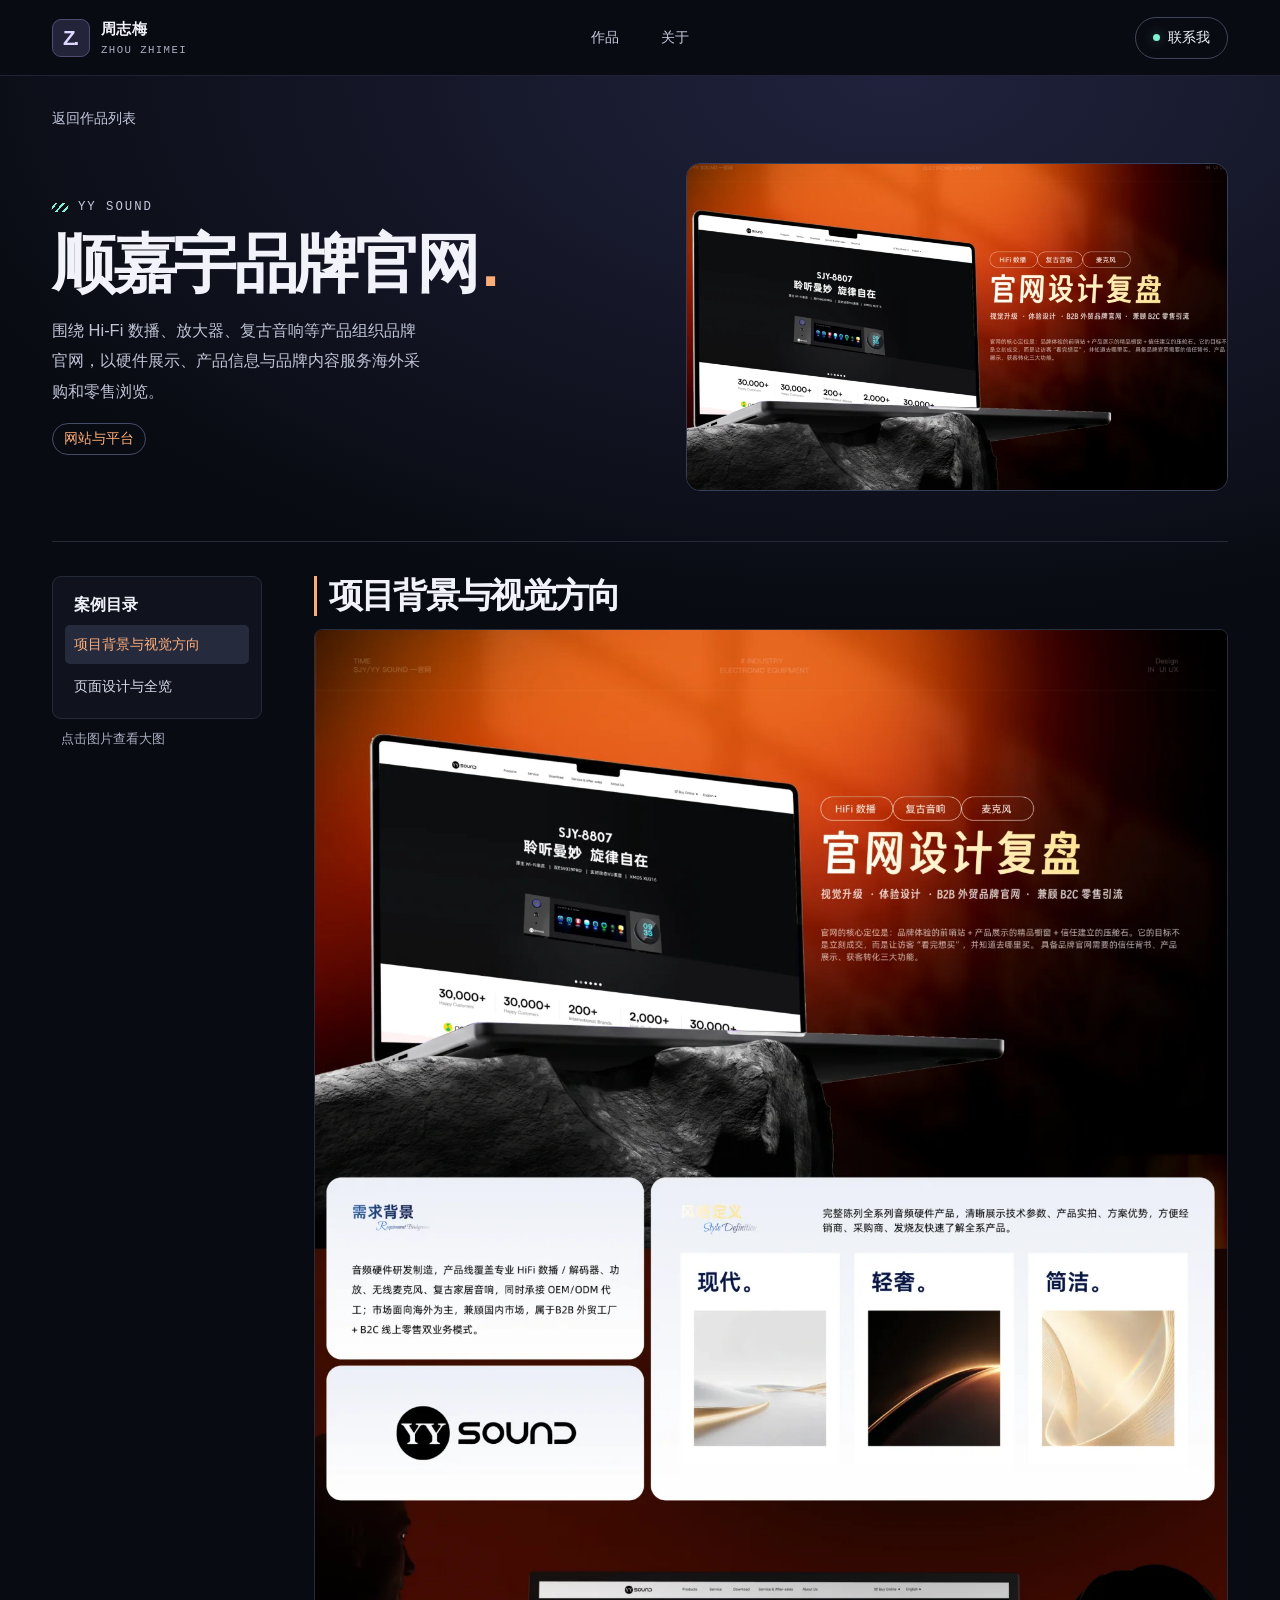
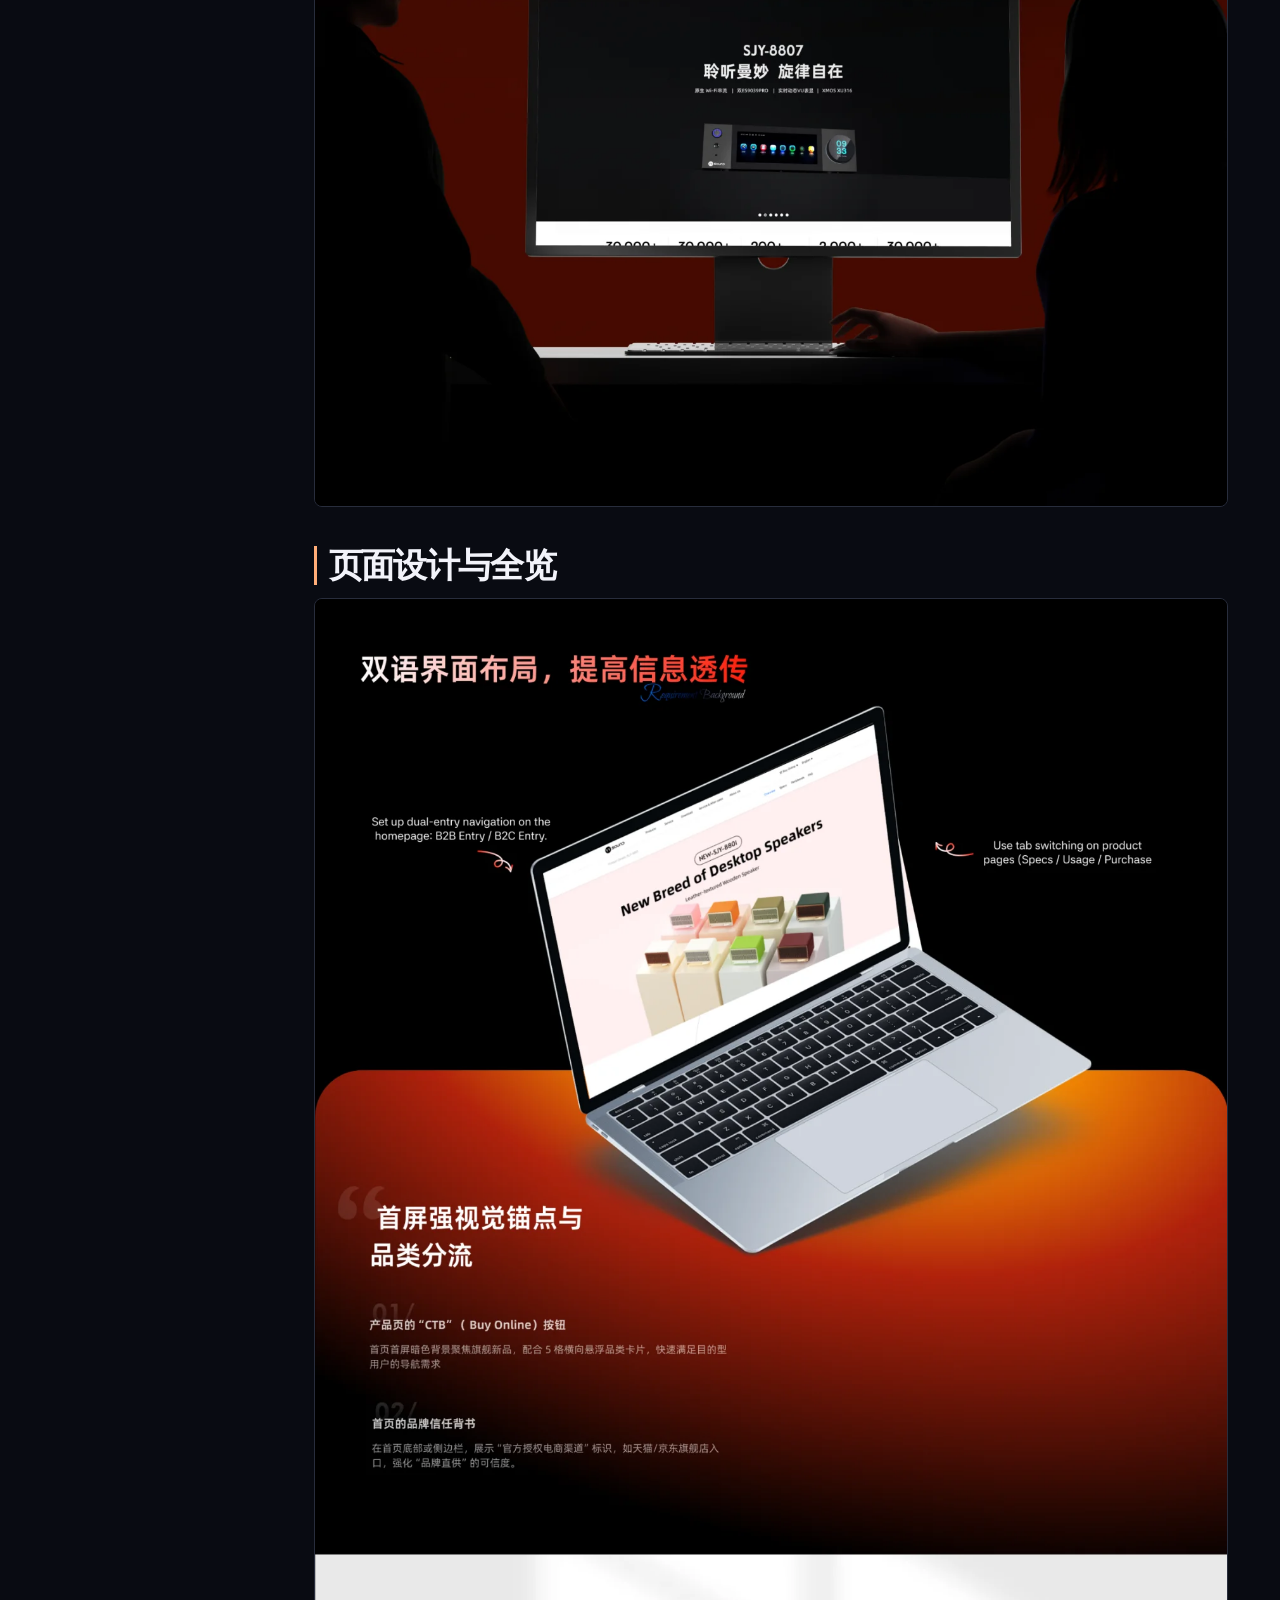
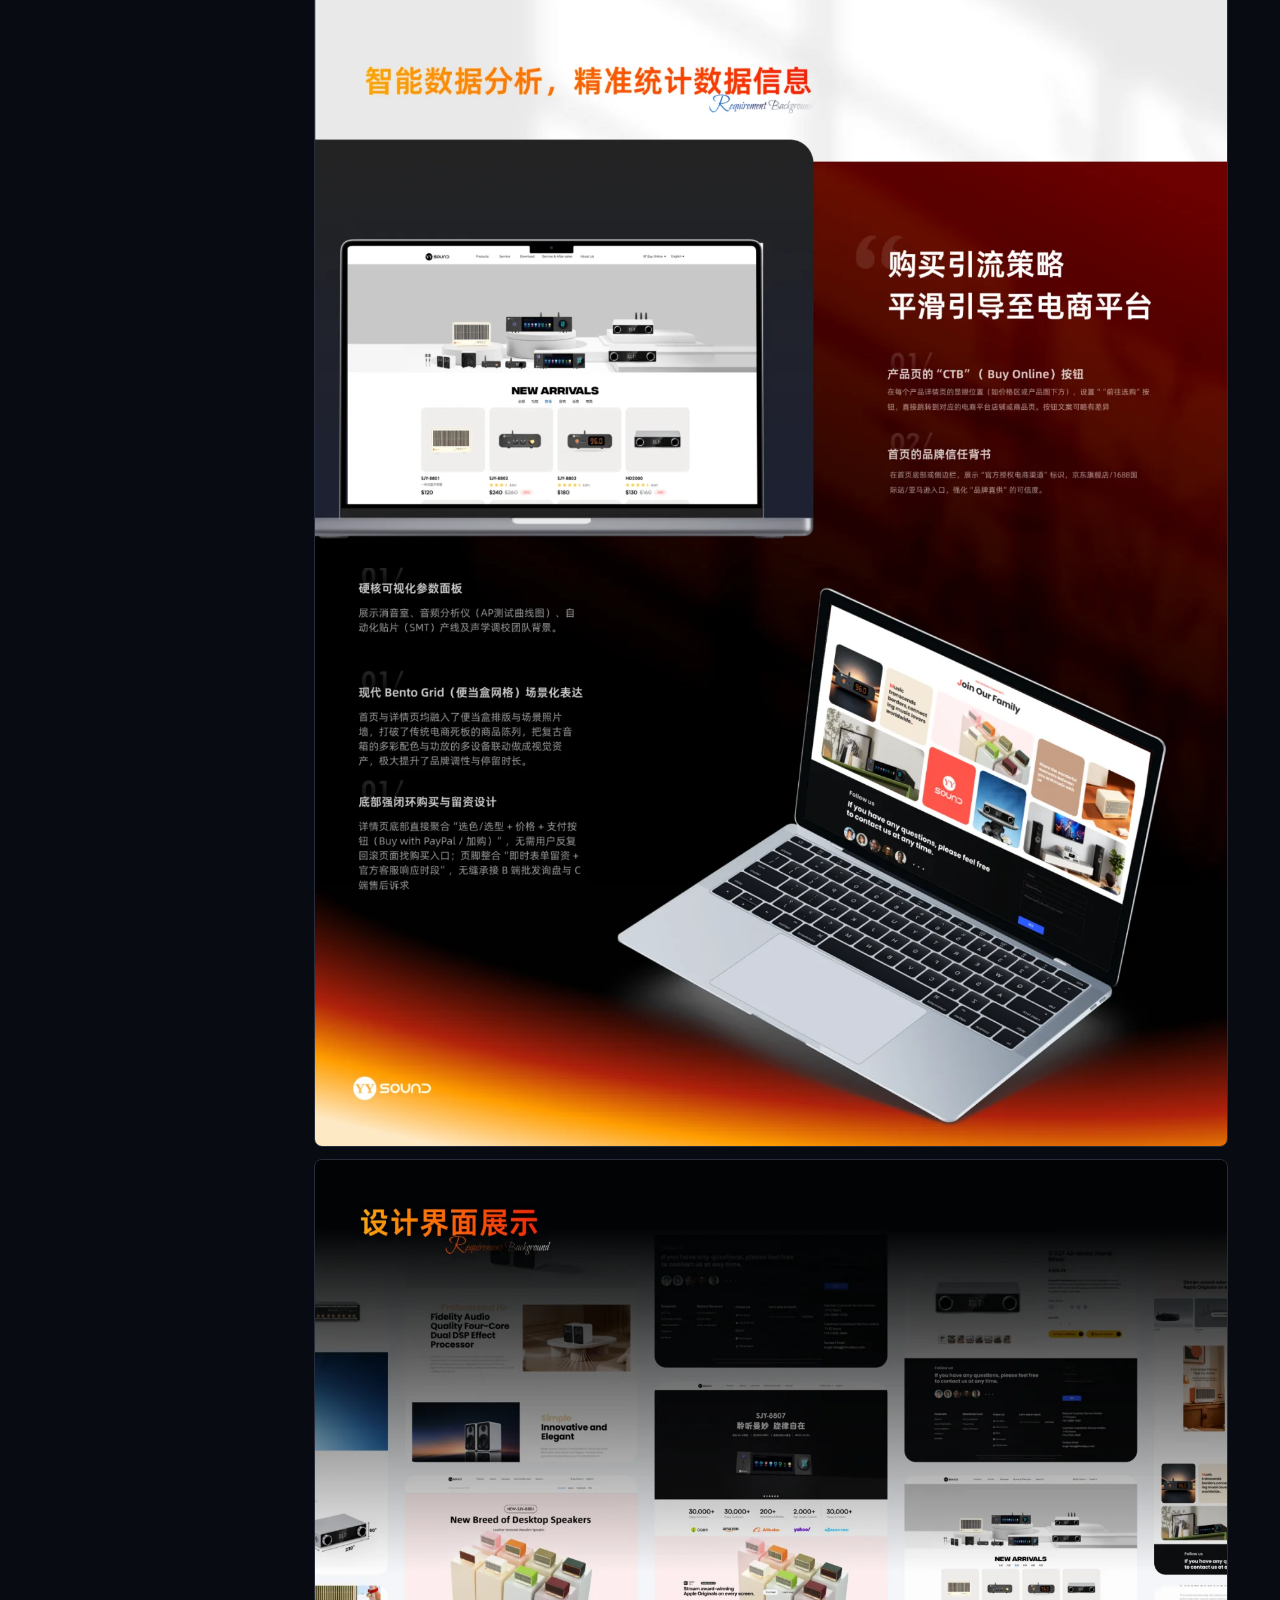
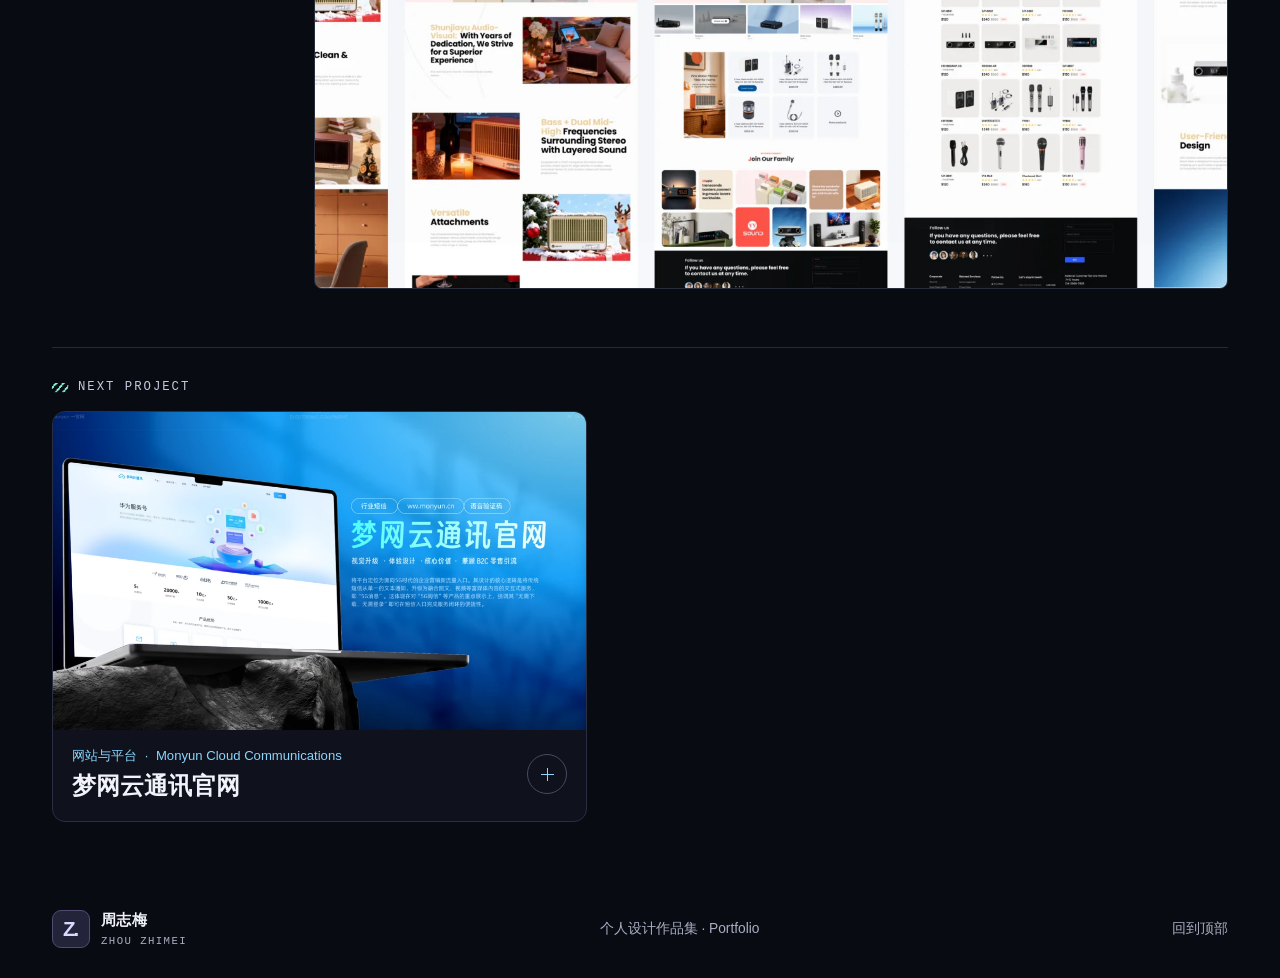
<file: work/yy-sound/index.html>
<!doctype html>
<html lang="zh-CN" id="top">
<head><meta charset="utf-8"><meta name="viewport" content="width=device-width,initial-scale=1">
<meta name="theme-color" content="#090b12"><meta name="description" content="围绕 Hi-Fi 数播、放大器、复古音响等产品组织品牌官网，以硬件展示、产品信息与品牌内容服务海外采购和零售浏览。">
<title>顺嘉宇品牌官网 · 周志梅作品集</title><link rel="icon" href="../../favicon.svg" type="image/svg+xml">
<link rel="stylesheet" href="../../style.css"><script defer src="../../site.js"></script></head>
<body><a class="skip" href="#main">跳到主要内容</a>
<header class="topbar"><div class="wrap top-inner">
  <a class="identity" href="../../index.html" aria-label="周志梅 · 首页"><span class="monogram" aria-hidden="true">Z.</span><span>周志梅 <small>ZHOU ZHIMEI</small></span></a>
  <nav aria-label="主导航"><a href="../../index.html#work">作品</a><a href="../../index.html#about">关于</a></nav>
  <a class="top-contact" href="../../index.html#contact">联系我</a>
</div></header><main id="main" class="case" style="--project-color:#ffad78">
    <div class="wrap"><a class="backlink" href="../../index.html#work">返回作品列表</a>
    <section class="case-head">
      <div><p class="eyebrow"><span class="slash"></span> YY SOUND</p><h1>顺嘉宇品牌官网<span class="section-dot">.</span></h1><p class="case-description">围绕 Hi-Fi 数播、放大器、复古音响等产品组织品牌官网，以硬件展示、产品信息与品牌内容服务海外采购和零售浏览。</p><p class="case-category">网站与平台</p></div>
      <div class="case-image"><img src="../../assets/yy-sound.webp" alt="顺嘉宇品牌官网项目展示" width="1050" height="690" fetchpriority="high"></div>
    </section>
    <div class="case-layout">
      <aside class="case-aside"><nav aria-label="案例目录"><p>案例目录</p><a href="#chapter-1">项目背景与视觉方向</a><a href="#chapter-2">页面设计与全览</a></nav><p class="image-hint">点击图片查看大图</p></aside>
      <div class="case-story"><section class="case-chapter" id="chapter-1"><h2>项目背景与视觉方向</h2><div class="paper"><a class="page-shot" href="../../assets/p59-1.webp" aria-label="放大顺嘉宇品牌官网 · 项目背景与视觉方向 · PDF 第 59 页（第 1 部分）"><img src="../../assets/p59-1.webp" alt="顺嘉宇品牌官网 · 项目背景与视觉方向 · PDF 第 59 页（第 1 部分）" width="1440" height="1238" decoding="async" loading="lazy"></a><a class="page-shot" href="../../assets/p59-2.webp" aria-label="放大顺嘉宇品牌官网 · 项目背景与视觉方向 · PDF 第 59 页（第 2 部分）"><img src="../../assets/p59-2.webp" alt="顺嘉宇品牌官网 · 项目背景与视觉方向 · PDF 第 59 页（第 2 部分）" width="1440" height="1092" decoding="async" loading="lazy"></a></div></section><section class="case-chapter" id="chapter-2"><h2>页面设计与全览</h2><div class="paper"><a class="page-shot" href="../../assets/p60-1.webp" aria-label="放大顺嘉宇品牌官网 · 页面设计与全览 · PDF 第 60 页（第 1 部分）"><img src="../../assets/p60-1.webp" alt="顺嘉宇品牌官网 · 页面设计与全览 · PDF 第 60 页（第 1 部分）" width="1440" height="1238" decoding="async" loading="lazy"></a><a class="page-shot" href="../../assets/p60-2.webp" aria-label="放大顺嘉宇品牌官网 · 页面设计与全览 · PDF 第 60 页（第 2 部分）"><img src="../../assets/p60-2.webp" alt="顺嘉宇品牌官网 · 页面设计与全览 · PDF 第 60 页（第 2 部分）" width="1440" height="1238" decoding="async" loading="lazy"></a><a class="page-shot" href="../../assets/p60-3.webp" aria-label="放大顺嘉宇品牌官网 · 页面设计与全览 · PDF 第 60 页（第 3 部分）"><img src="../../assets/p60-3.webp" alt="顺嘉宇品牌官网 · 页面设计与全览 · PDF 第 60 页（第 3 部分）" width="1440" height="912" decoding="async" loading="lazy"></a></div><div class="paper"><a class="page-shot" href="../../assets/p61-1.webp" aria-label="放大顺嘉宇品牌官网 · 页面设计与全览 · PDF 第 61 页"><img src="../../assets/p61-1.webp" alt="顺嘉宇品牌官网 · 页面设计与全览 · PDF 第 61 页" width="1440" height="1149" decoding="async" loading="lazy"></a></div></section></div>
    </div>
    <section class="next-case" aria-label="下一案例"><p class="eyebrow"><span class="slash"></span> NEXT PROJECT</p><article class="work-card" data-category="web" style="--project-color:#8bd5ff">
<a class="card-link" href="../../work/monyun/index.html" aria-label="查看案例：梦网云通讯官网">
  <div class="card-media"><img src="../../assets/monyun.webp" alt="" loading="lazy" decoding="async" width="1050" height="690"></div>
  <div class="card-caption"><div><p>网站与平台 <span>·</span> Monyun Cloud Communications</p><h3>梦网云通讯官网</h3></div><span class="card-open" aria-hidden="true"></span></div>
</a></article></section>
  </div><dialog class="lightbox" aria-label="作品大图">
  <div class="lightbar"><button type="button" data-image-step="-1">上一张</button><span class="image-position" aria-live="polite"></span><button type="button" data-image-step="1">下一张</button><button type="button" class="zoom-toggle" aria-pressed="false">放大</button><button type="button" class="light-close">关闭</button></div>
  <div class="light-scroll" tabindex="0" aria-label="滚动查看图片细节"><img alt=""></div>
</dialog></main><footer class="footer"><div class="wrap footer-in">
    <a class="identity" href="../../index.html"><span class="monogram" aria-hidden="true">Z.</span><span>周志梅 <small>ZHOU ZHIMEI</small></span></a>
    <span>个人设计作品集 · Portfolio</span><a href="#top">回到顶部</a>
</div></footer></body>
</html>
</file>
<file: style.css>
:root {
  color-scheme: dark;
  --bg: #090b12;
  --surface: #10131e;
  --line: #252a38;
  --text: #f2f3fa;
  --muted: #a9afc2;
  --mint: #81f2d2;
  --lavender: #c2baff;
  --mono: "SFMono-Regular", Consolas, "Liberation Mono", monospace;
  font-family: Arial, "PingFang SC", "Microsoft YaHei", "Noto Sans CJK SC", sans-serif;
  background: var(--bg);
  color: var(--text);
}
*, *::before, *::after { box-sizing: border-box; }
html { scroll-padding-top: 88px; scroll-behavior: smooth; }
body, h1, h2, h3, p, dl, dd { margin: 0; }
a { color: inherit; text-decoration: none; }
button { font: inherit; color: inherit; }
button:not(:disabled) { cursor: pointer; }
img { display: block; max-width: 100%; }
[hidden] { display: none !important; }
:focus-visible { outline: 2px solid var(--mint); outline-offset: 5px; }
::selection { background: var(--mint); color: #08110f; }
.wrap { width: min(100% - 104px, 1280px); margin-inline: auto; }
.visually-hidden, .skip:not(:focus) { position: absolute; width: 1px; height: 1px; margin: -1px; padding: 0; overflow: hidden; clip-path: inset(50%); white-space: nowrap; }
.skip:focus { position: fixed; z-index: 12; top: 8px; left: 8px; background: var(--bg); padding: 12px 20px; }

.topbar { position: sticky; top: 0; z-index: 5; background: #0a0c14ee; backdrop-filter: blur(18px); border-bottom: 1px solid #212436; }
.top-inner { height: 75px; display: grid; grid-template-columns: 1fr auto 1fr; gap: 16px; align-items: center; }
.identity { display: inline-flex; gap: 11px; align-items: center; justify-self: start; font-size: .95rem; font-weight: 700; letter-spacing: .025em; white-space: nowrap; }
.identity small { display: block; margin-top: 4px; color: var(--muted); font: .67rem var(--mono); letter-spacing: .13em; }
.monogram { display: grid; place-content: center; width: 38px; height: 38px; border-radius: 9px; border: 1px solid #514a72; background: #232339; color: #ded7ff; font-size: 1.28rem; font-weight: 800; letter-spacing: -.10em; padding-right: 2px; }
.top-inner nav { display: flex; gap: 42px; }
.top-inner nav a, .top-contact { display: inline-flex; min-height: 42px; align-items: center; white-space: nowrap; font-size: .9rem; }
.top-inner nav a { color: #c9cbe0; }
.top-inner nav a:hover, .footer a:hover { color: var(--mint); }
.top-contact { justify-self: end; border: 1px solid #404659; border-radius: 100px; padding-inline: 17px; gap: 8px; }
.top-contact::before, .frame-chip { content: ""; width: 7px; height: 7px; border-radius: 50%; background: var(--mint); box-shadow: 0 0 12px #81f2d25e; }
.top-contact:hover { background: #202538; border-color: #7a819c; }

.hero { position: relative; overflow: hidden; isolation: isolate; border-bottom: 1px solid var(--line); }
.hero::before { content: ""; position: absolute; inset: 0; z-index: -2; background: radial-gradient(ellipse at 73% 43%, #32296d 0%, transparent 48%), radial-gradient(ellipse at 100% 5%, #123f4b 0%, transparent 49%), radial-gradient(ellipse at 6% 22%, #23203a 0%, transparent 49%); opacity: .8; }
.hero::after { content: ""; position: absolute; inset: 0; z-index: -1; background: repeating-linear-gradient(90deg, #aaa5ed0d 0 1px, transparent 1px 92px), linear-gradient(0deg, var(--bg), transparent 24%); pointer-events: none; }
.hero-grid { min-height: 593px; display: grid; grid-template-columns: .89fr 1.11fr; align-items: center; gap: clamp(24px, 4vw, 62px); padding-block: 72px 83px; }
.eyebrow { display: flex; align-items: center; gap: 10px; color: #c5c9dd; font: 500 .77rem/1.4 var(--mono); letter-spacing: .16em; }
.slash { display: inline-block; width: 16px; height: 9px; flex: 0 0 16px; background: repeating-linear-gradient(125deg, transparent 0 2px, var(--mint) 2px 4px, transparent 4px 6px); transform: skew(-10deg); }
.hero h1 { font-size: clamp(5rem, 8.4vw, 8.05rem); font-weight: 800; letter-spacing: -.091em; line-height: .84; margin: 28px 0 29px -6px; }
.hero h1 > span { display: block; }
.hero h1 > span + span { background: linear-gradient(102deg, #c8beff 7%, #a9bcff 43%, #8bf0da 88%); -webkit-background-clip: text; background-clip: text; color: transparent; }
.hero-dot { color: var(--mint); margin-left: .035em; }
.hero-name { display: flex; align-items: center; gap: 11px; font-size: 1.1rem; font-weight: 700; letter-spacing: .05em; }
.hero-name span { width: 14px; height: 1px; background: #798097; }
.hero-summary { margin-top: 13px; color: #b0b6ca; line-height: 1.75; }
.mobile-only { display: none; }
.button { display: inline-flex; align-items: center; justify-content: center; gap: 10px; min-height: 48px; font-weight: 700; font-size: .93rem; padding: 11px 19px; border: 1px solid transparent; border-radius: 8px; transition: background .2s ease, color .2s ease, border-color .2s ease; }
.hero .button { margin-top: 25px; }
.primary { background: var(--mint); color: #0c1b19; }
.primary:hover { background: #bdffec; }
.secondary { background: #111622; border-color: #3a4357; }
.secondary:hover { border-color: var(--mint); }
.grid-icon { width: 13px; height: 13px; background: linear-gradient(currentColor, currentColor) 0 0/5px 5px, linear-gradient(currentColor, currentColor) 100% 0/5px 5px, linear-gradient(currentColor, currentColor) 0 100%/5px 5px, linear-gradient(currentColor, currentColor) 100% 100%/5px 5px; background-repeat: no-repeat; }

.hero-feature { display: block; border: 1px solid #7271a86e; padding: 8px; border-radius: 18px; background: linear-gradient(150deg, #8c87ee26, #0a0e1990 60%); box-shadow: 0 26px 85px #02030ab0; transition: border-color .25s ease, transform .25s ease; min-width: 0; }
.hero-feature:hover { border-color: #a3a9e8; transform: translateY(-3px); }
.hero-frame { position: relative; display: flex; flex-direction: column; justify-content: flex-end; min-height: 409px; overflow: hidden; border-radius: 11px; background: radial-gradient(ellipse at 52% 56%, #192959, #0b1124 80%); }
.hero-frame > img { width: 100%; height: auto; position: absolute; top: 49%; transform: translateY(-50%); -webkit-mask-image: linear-gradient(transparent, #000 11% 83%, transparent); mask-image: linear-gradient(transparent, #000 11% 83%, transparent); }
.frame-tag, .frame-type { position: absolute; z-index: 1; top: 23px; }
.frame-tag { display: flex; align-items: center; gap: 8px; left: 23px; color: #eef0ff; background: #191f36; border: 1px solid #3b4664; border-radius: 99px; font-size: .81rem; padding: 7px 11px; }
.frame-type { color: #afb8d4; right: 23px; top: 31px; font: .71rem var(--mono); letter-spacing: .11em; }
.frame-caption { position: relative; display: flex; align-items: center; gap: 15px; justify-content: space-between; padding: 16px 22px; background: #0e1323f0; border-top: 1px solid #323b5a; }
.frame-caption strong { display: block; font-size: 1.05rem; }
.frame-caption small { display: block; margin-top: 5px; color: #b1bad8; font: .7rem var(--mono); letter-spacing: .1em; }
.card-open { flex: 0 0 auto; display: grid; place-items: center; position: relative; width: 40px; height: 40px; border: 1px solid #454c61; border-radius: 50%; color: var(--project-color, var(--mint)); transition: background .2s ease, color .2s ease, border-color .2s ease; }
.card-open::before, .card-open::after { position: absolute; content: ""; width: 13px; height: 1px; background: currentColor; }
.card-open::after { transform: rotate(90deg); }
.hero-feature:hover .card-open, .card-link:hover .card-open { background: var(--project-color, var(--mint)); color: #101221; border-color: transparent; }

.work { padding-block: 59px 103px; }
.work-heading { display: flex; justify-content: space-between; align-items: end; gap: 20px; margin-bottom: 26px; }
h2 { margin-top: 9px; font-size: clamp(2rem, 4.25vw, 3.75rem); line-height: 1.15; letter-spacing: -.048em; }
.section-dot { color: var(--project-color, var(--mint)); margin-left: .08em; }
.filters { display: flex; justify-content: flex-end; flex-wrap: wrap; gap: 8px; }
.filters button { background: #10131d; padding: 8px 14px; min-height: 41px; border-radius: 7px; border: 1px solid #282e40; color: #c1c7d7; font-size: .875rem; white-space: nowrap; transition: background .2s, border-color .2s, color .2s; }
.filters button:hover { border-color: #77809d; }
.filters button[aria-pressed="true"] { background: #1c3936; color: #9affdf; border-color: #3d7266; }
.work-grid { display: grid; grid-template-columns: repeat(2, minmax(0,1fr)); gap: 24px; }
.work-card { min-width: 0; }
.card-link { display: block; background: #0f121c; overflow: hidden; border: 1px solid #292f40; border-radius: 13px; transition: border-color .24s ease; }
.card-link:hover { border-color: var(--project-color); }
.card-media { aspect-ratio: 1.68; overflow: hidden; background: #151a28; }
.card-media img { width: 100%; height: 100%; object-fit: cover; transition: transform .45s cubic-bezier(.16,1,.3,1); }
.card-link:hover img { transform: scale(1.04); }
.card-caption { display: flex; align-items: center; justify-content: space-between; gap: 13px; padding: 16px 19px 18px; }
.card-caption p { color: var(--project-color); font-size: .82rem; line-height: 1.5; }
.card-caption p span { margin-inline: 4px; }
.card-caption h3 { margin-top: 4px; font-size: clamp(1.15rem, 2vw, 1.49rem); line-height: 1.4; }
.about { display: grid; grid-template-columns: minmax(0,.83fr) minmax(0,1.17fr); gap: clamp(30px, 7vw, 105px); align-items: center; border-top: 1px solid var(--line); padding-block: 79px; }
.portrait { background: #191c28; border: 1px solid #343a4c; border-radius: 15px; overflow: hidden; aspect-ratio: 1.18; }
.portrait img { width: 100%; height: 100%; object-fit: cover; object-position: 50% 35%; }
.about-copy > p:not(.eyebrow) { color: #b3b9ca; font-size: 1.04rem; line-height: 1.9; margin-block: 20px 24px; max-width: 38rem; }
.about-list > div { display: grid; grid-template-columns: 8.5rem 1fr; padding-block: 13px; gap: 6px; border-top: 1px solid var(--line); }
.about-list dt { color: #e1e5f4; font-weight: 700; }
.about-list dd { color: #b3b9ca; }
.contact { border-block: 1px solid var(--line); background: radial-gradient(ellipse at 100% 100%, #193b49, transparent 64%), radial-gradient(ellipse at 8% 3%, #282346, transparent 65%), #0d111d; }
.contact-in { display: flex; align-items: end; justify-content: space-between; gap: 20px; padding-block: 72px; }
.contact-action { display: flex; gap: 10px; flex-wrap: wrap; }
.footer-in { display: flex; justify-content: space-between; gap: 20px; align-items: center; min-height: 98px; color: var(--muted); font-size: .86rem; }
.footer-in .identity { color: var(--text); }
.footer-in > a:last-child { white-space: nowrap; }

.case { background: radial-gradient(ellipse 80% 550px at 70% 0, #20223d, transparent 100%); }
.backlink { display: inline-flex; align-items: center; min-height: 42px; margin-top: 22px; color: #c2c8de; font-size: .875rem; }
.backlink:hover { color: var(--mint); }
.case-head { display: grid; grid-template-columns: 1fr .95fr; gap: clamp(24px,5vw,72px); align-items: center; padding: 23px 0 50px; border-bottom: 1px solid var(--line); }
.case-head h1 { margin-block: 13px 15px; font-size: clamp(2.35rem, 5vw, 4.5rem); line-height: 1.1; letter-spacing: -.052em; }
.case-description { font-size: 1.03rem; line-height: 1.85; color: #bec4d6; max-width: 41ch; }
.case-category { display: inline-block; margin-top: 17px; padding: 6px 11px; border: 1px solid #454b64; border-radius: 100px; color: var(--project-color); font-size: .85rem; }
.case-image { border: 1px solid #373e58; border-radius: 14px; overflow: hidden; aspect-ratio: 1.65; }
.case-image img { width: 100%; height: 100%; object-fit: cover; }
.case-layout { display: grid; grid-template-columns: minmax(165px, .23fr) minmax(0,1fr); gap: clamp(20px,4vw,56px); padding-top: 34px; }
.case-aside { position: sticky; top: 102px; align-self: start; }
.case-aside nav { display: grid; gap: 3px; border: 1px solid var(--line); padding: 12px; border-radius: 9px; background: #10131e; }
.case-aside nav a { font-size: .9rem; line-height: 1.45; padding: 9px; border-radius: 5px; color: #d5daea; }
.case-aside nav a:is(:hover,[aria-current="location"]) { background: #252a3d; color: var(--project-color); }
.case-aside nav p { padding: 6px 9px; font-weight: 700; }
.image-hint { color: var(--muted); font-size: .84rem; margin: 11px 0 0 9px; }
.case-chapter + .case-chapter { margin-top: 39px; }
.case-chapter h2 { font-size: clamp(1.35rem,2.7vw,2.13rem); margin: 0 0 13px; padding-left: 12px; border-left: 3px solid var(--project-color); }
.paper { overflow: hidden; border-radius: 8px; border: 1px solid #282d3c; background: #080910; }
.paper + .paper { margin-top: 12px; }
.page-shot { display: block; cursor: zoom-in; }
.page-shot:focus-visible { outline-offset: -4px; }
.page-shot img { width: 100%; height: auto; }
.next-case { border-top: 1px solid var(--line); margin-top: 58px; padding-block: 31px 58px; }
.next-case .work-card { margin-top: 15px; max-width: 535px; }

body:has(.lightbox[open]) { overflow: hidden; }
.lightbox { inset: 0; width: 100%; max-width: none; height: 100%; height: 100dvh; max-height: none; background: #090b12; border: 0; padding: 0; margin: 0; }
.lightbox[open] { display: flex; flex-direction: column; }
.lightbox::backdrop { background: #000e; }
.lightbar { display: flex; justify-content: center; align-items: center; flex-wrap: wrap; gap: 8px; padding: 9px; border-bottom: 1px solid var(--line); background: #171b29; }
.lightbar button { border: 1px solid #454e64; border-radius: 6px; background: #242b3d; font-size: .875rem; padding: 8px 12px; min-height: 42px; }
.lightbar button:hover, .lightbar button[aria-pressed="true"] { color: var(--mint); }
.lightbar button:disabled { opacity: .45; }
.image-position { font: .8rem var(--mono); min-width: 8ch; text-align: center; color: #d7dcf1; }
.light-scroll { overflow: auto; flex: 1; padding: 12px; }
.light-scroll img { width: min(100%, 1130px); height: auto; margin-inline: auto; }
.light-scroll.is-zoomed img { width: max(130vw, 1024px); max-width: none; }

@media(max-width: 1050px) {
  .wrap { width: calc(100% - 64px); }
  .hero-grid { min-height: 534px; padding-block: 63px; }
  .hero-frame { min-height: 333px; }
  .hero h1 { font-size: clamp(4.3rem, 9vw, 6.2rem); margin-left: -3px; }
}
@media(max-width: 760px) {
  .wrap { width: calc(100% - 36px); }
  .top-inner { height: 62px; gap: 9px; }
  .top-inner nav { gap: 17px; }
  .top-inner nav a, .top-contact { font-size: .85rem; }
  .top-contact { padding-inline: 9px; min-height: 36px; }
  .top-contact::before { width: 5px; height: 5px; }
  .identity { font-size: .85rem; gap: 7px; }
  .identity small { font-size: .55rem; }
  .monogram { width: 32px; height: 32px; font-size: 1.09rem; border-radius: 7px; }
  .hero-grid { grid-template-columns: 1fr; gap: 30px; padding-block: 43px 39px; }
  .hero h1 { font-size: clamp(4.15rem, 13.7vw, 6.2rem); margin-block: 22px 23px; }
  .hero-frame { min-height: clamp(246px,62vw,392px); }
  .frame-caption { padding: 12px 13px; }
  .frame-tag { left: 13px; top: 13px; }
  .frame-type { right: 13px; top: 23px; }
  .work { padding-block: 39px 58px; }
  .work-heading { display: block; margin-bottom: 19px; }
  .filters { justify-content: start; margin-top: 17px; gap: 6px; }
  .filters button { padding-inline: 10px; }
  .work-grid { gap: 14px; }
  .card-caption { padding: 12px; gap: 8px; }
  .card-open { width: 34px; height: 34px; }
  .about { grid-template-columns: 1fr; padding-block: 43px; gap: 23px; }
  .portrait { max-width: 470px; }
  .contact-in { display: grid; align-items: start; padding-block: 44px; }
  .footer-in { min-height: 83px; }
  .footer-in > span { display: none; }
  .case-head { grid-template-columns: 1fr; gap: 20px; padding: 13px 0 26px; }
  .case-layout { display: block; padding-top: 19px; }
  .case-aside { position: static; margin-bottom: 21px; }
  .case-aside nav { display: flex; flex-wrap: wrap; gap: 2px 5px; }
  .case-aside nav p { width: 100%; }
  .case-aside nav a { min-height: 40px; }
  .next-case { margin-top: 39px; padding-bottom: 35px; }
}
@media(max-width: 510px) {
  .work-grid { grid-template-columns: 1fr; }
  .mobile-only { display: initial; }
  .about-list > div { grid-template-columns: 1fr; }
}
@media(prefers-reduced-motion: reduce) {
  *, *::before, *::after { scroll-behavior: auto !important; transition: none !important; }
}
</file>
